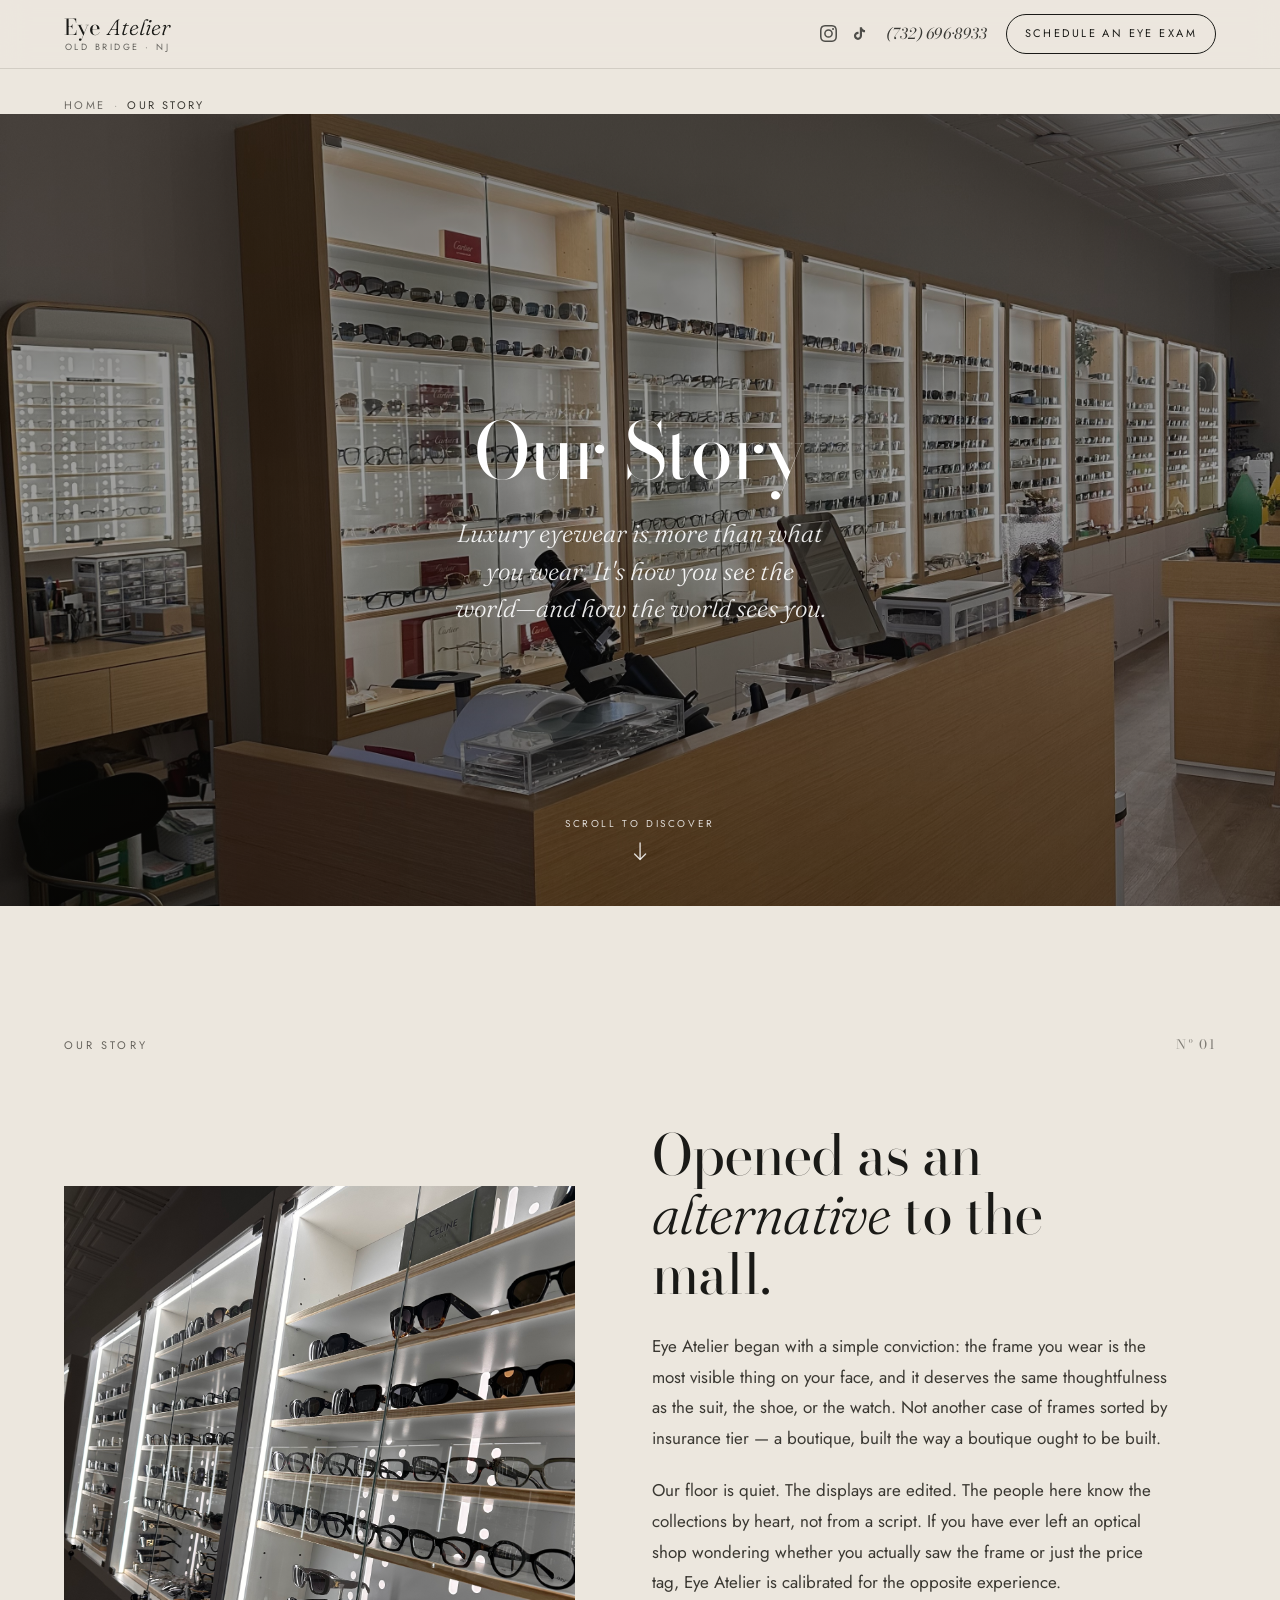
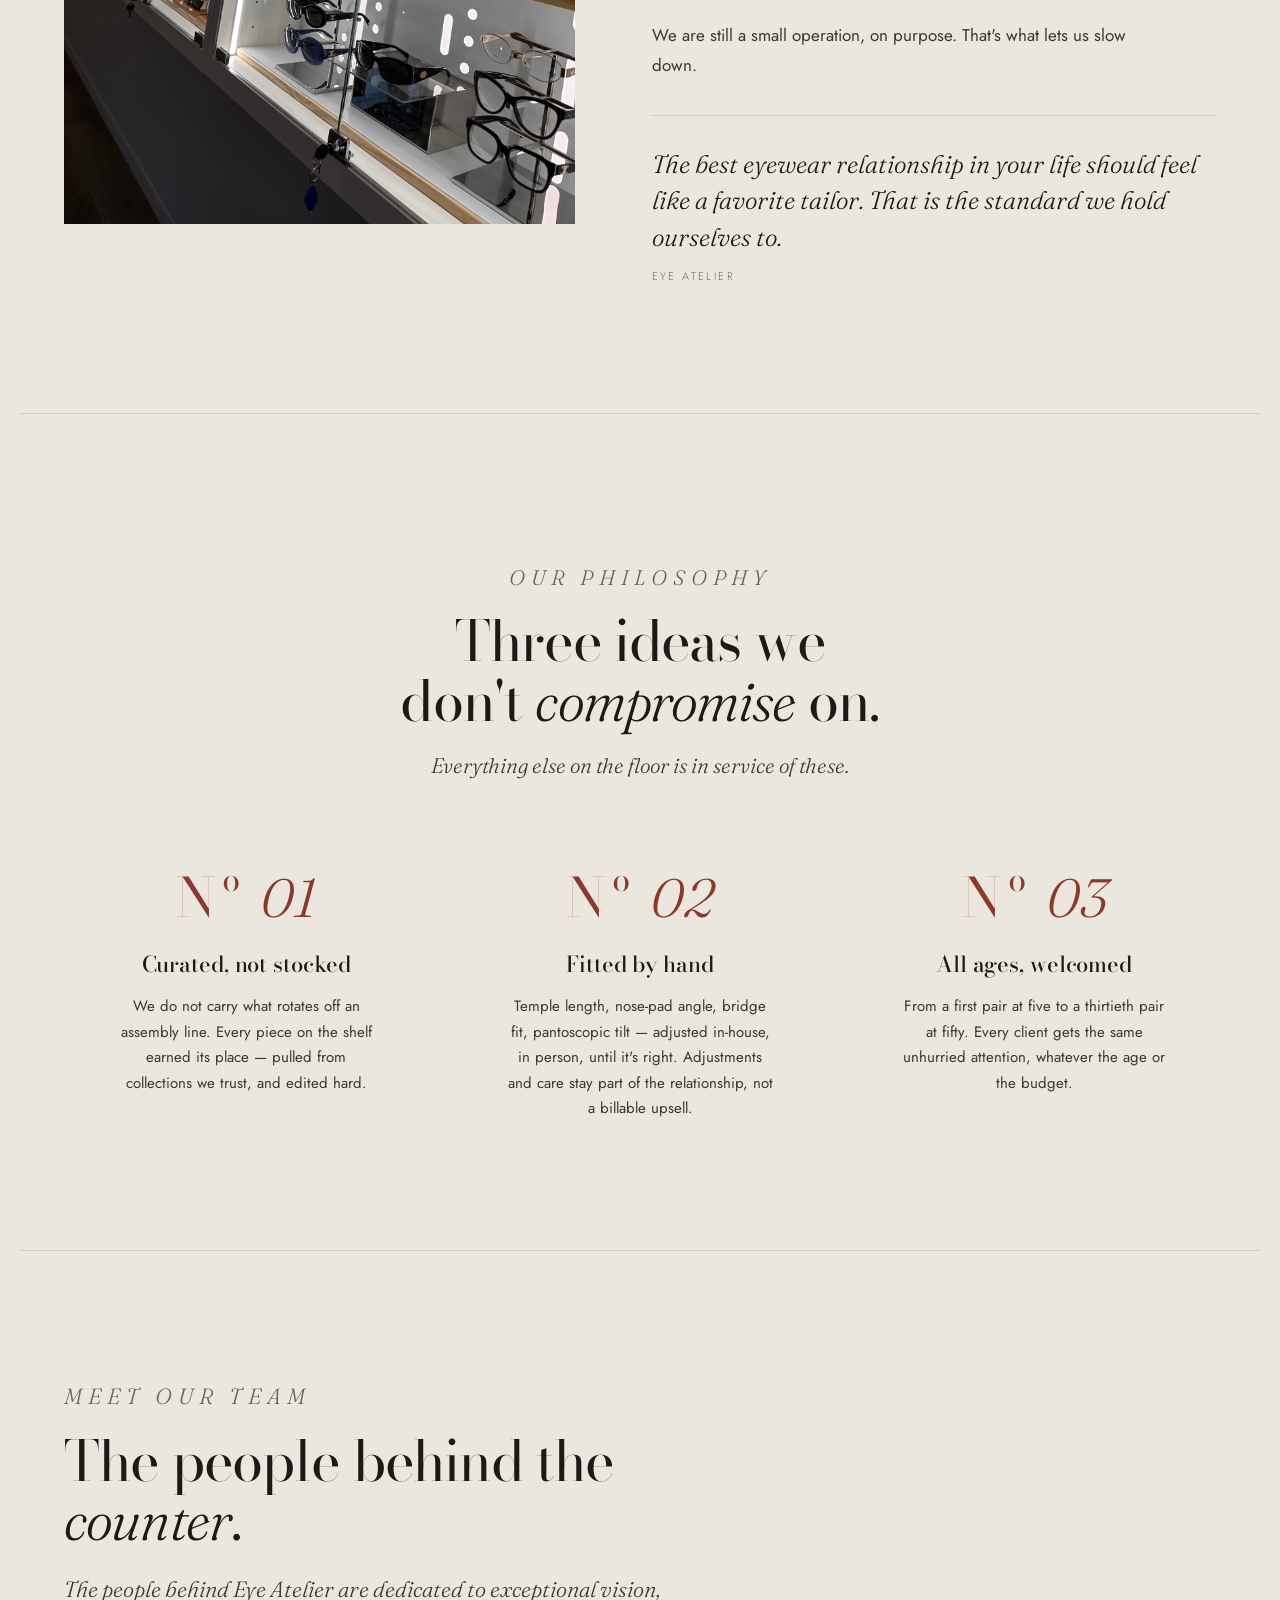
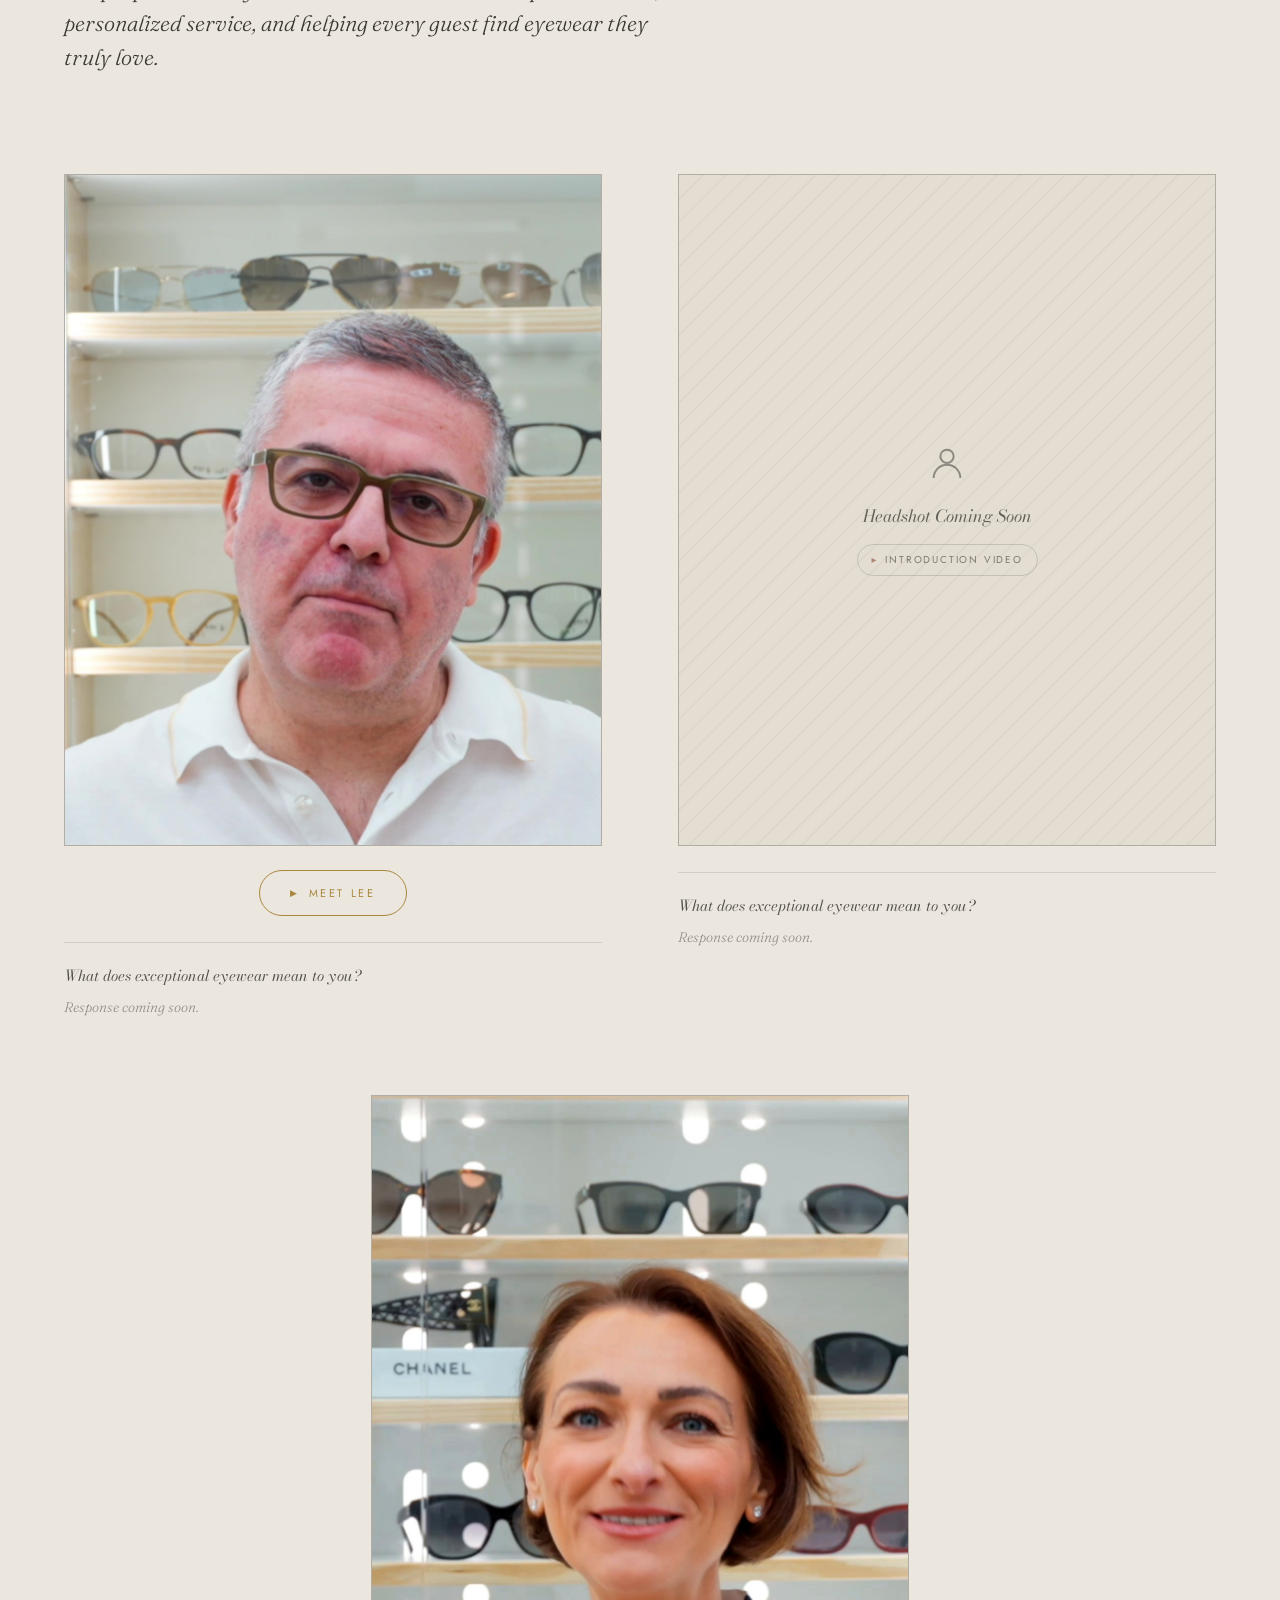
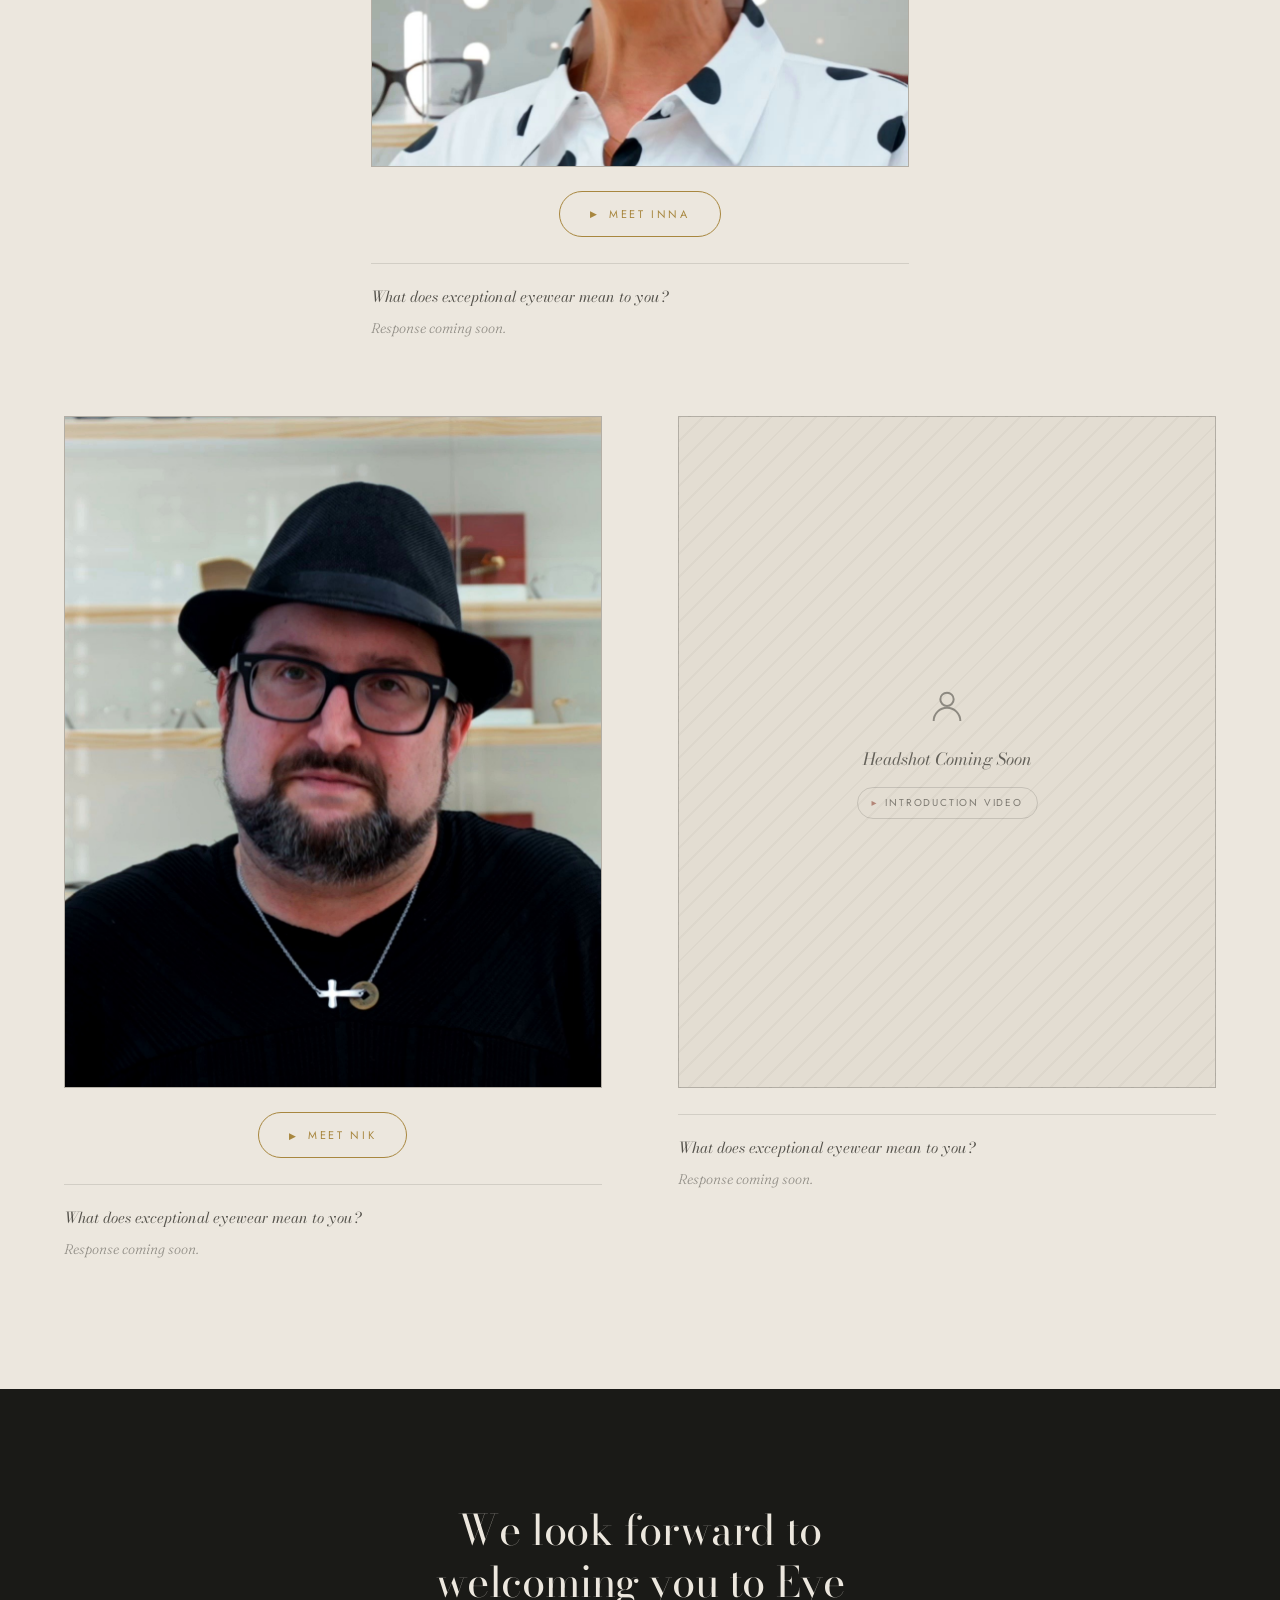
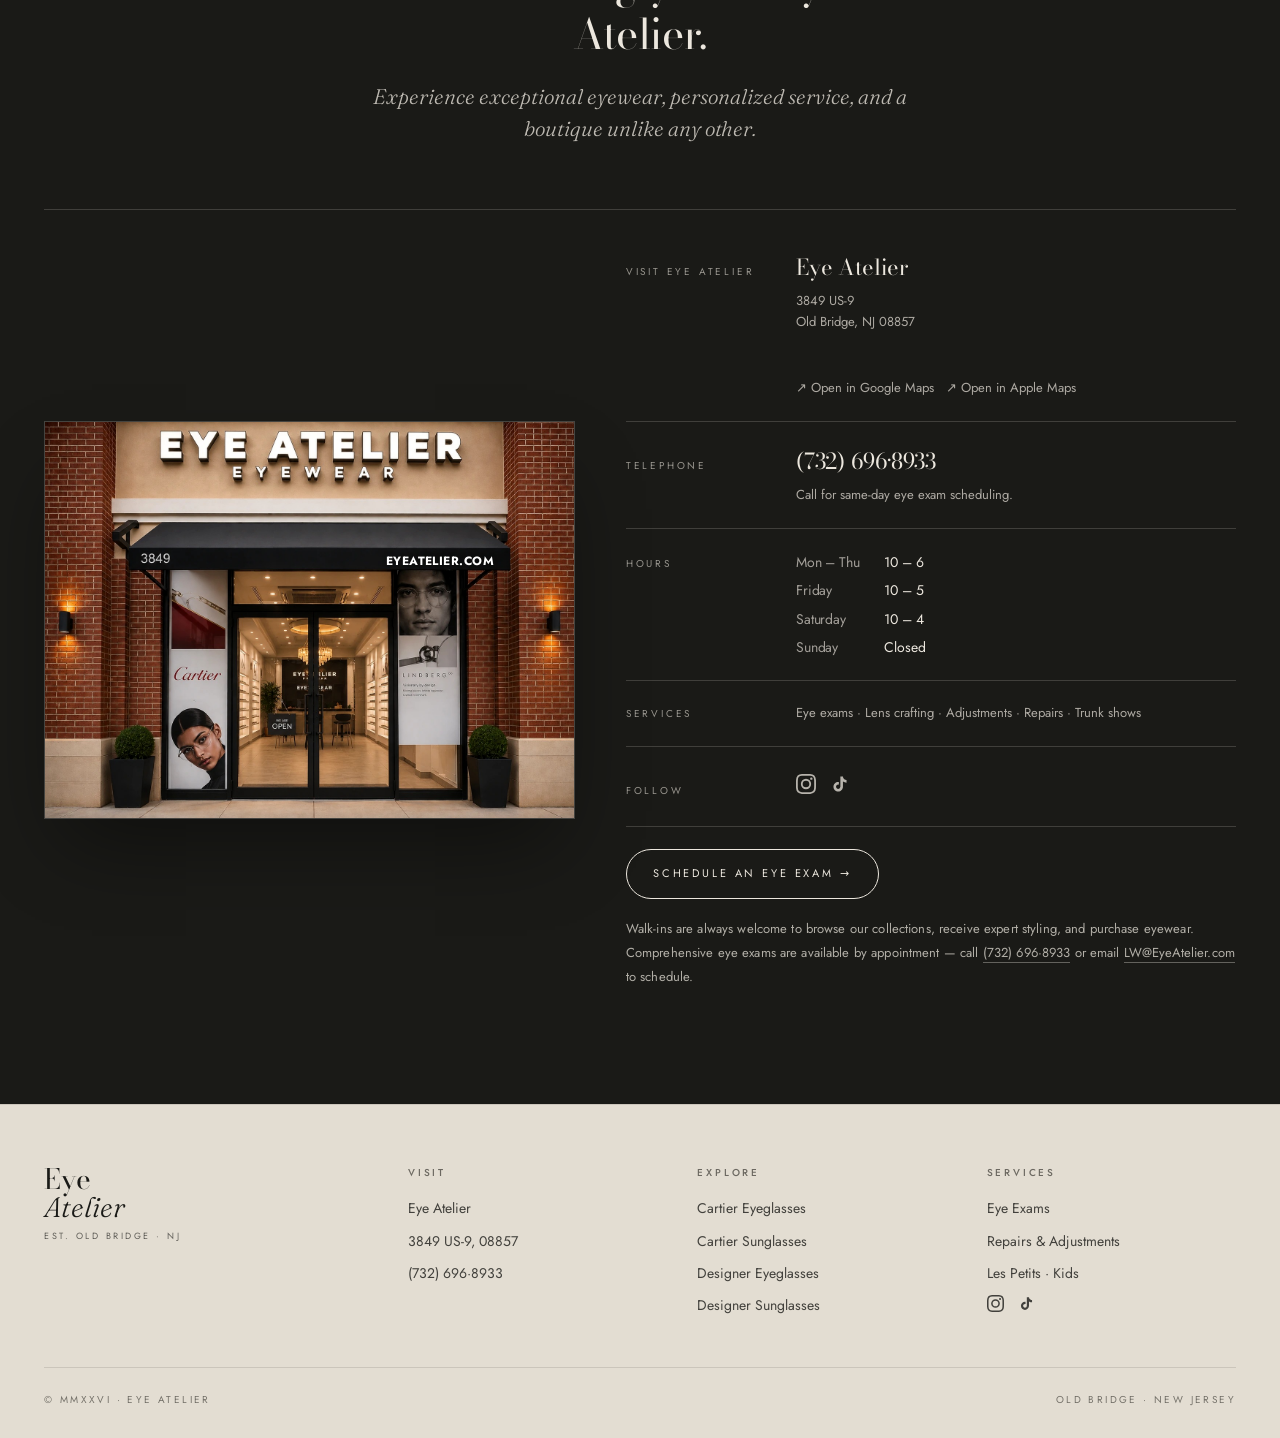
<file: about.html>
<!doctype html>
<html lang="en">
<head>
  <!-- Google tag (gtag.js) -->
  <script async src="https://www.googletagmanager.com/gtm.js?id=GTM-K2VDJRJS"></script>
  <script>
    window.dataLayer = window.dataLayer || [];
    function gtag(){dataLayer.push(arguments);}
    gtag('js', new Date());
  </script>
<meta charset="utf-8">
<meta name="viewport" content="width=device-width,initial-scale=1">
<title>Our Story | Eye Atelier — Luxury Optical Boutique in Old Bridge, NJ</title>
<meta name="description" content="Eye Atelier is a luxury optical boutique in Old Bridge, NJ. Discover our story, our philosophy on curation and fit, and the people behind the counter.">
<link rel="canonical" href="https://www.eyeatelier.com/about">

<meta property="og:type" content="website">
<meta property="og:site_name" content="Eye Atelier">
<meta property="og:title" content="Our Story | Eye Atelier">
<meta property="og:description" content="A small, deliberate boutique for designer eyewear — curation, craft, and a fitting that takes as long as it needs to.">
<meta property="og:url" content="https://www.eyeatelier.com/about">
<meta property="og:image" content="https://www.eyeatelier.com/showroom.jpg">
<meta name="twitter:card" content="summary_large_image">
<meta name="twitter:title" content="Our Story | Eye Atelier">
<meta name="twitter:description" content="A small, deliberate boutique for designer eyewear in Old Bridge, NJ.">
<meta name="twitter:image" content="https://www.eyeatelier.com/showroom.jpg">
<meta name="theme-color" content="#1a1a17">

<link rel="preconnect" href="https://fonts.googleapis.com">
<link rel="preconnect" href="https://fonts.gstatic.com" crossorigin>
<link href="https://fonts.googleapis.com/css2?family=Bodoni+Moda:ital,opsz,wght@0,6..96,400;0,6..96,500;0,6..96,700;0,6..96,900;1,6..96,400;1,6..96,700&family=Jost:wght@300;400;500;600&family=Fraunces:ital,opsz,wght@0,9..144,300;0,9..144,400;1,9..144,300&display=swap" rel="stylesheet">
<link rel="stylesheet" href="/landing.css">

<script type="application/ld+json">
{
  "@context": "https://schema.org",
  "@type": "BreadcrumbList",
  "itemListElement": [
    { "@type": "ListItem", "position": 1, "name": "Home", "item": "https://www.eyeatelier.com/" },
    { "@type": "ListItem", "position": 2, "name": "Our Story", "item": "https://www.eyeatelier.com/about" }
  ]
}
</script>

<style>
  /* ============ ABOUT — bespoke sections (extends landing.css tokens) ============ */

  /* CINEMATIC HERO */
  .cinematic-hero {
    position: relative;
    min-height: clamp(520px, 88vh, 920px);
    display: flex; align-items: center; justify-content: center;
    overflow: hidden;
    background: var(--forest);
  }
  .cinematic-hero-media { position: absolute; inset: 0; }
  .cinematic-hero-media img { width: 100%; height: 100%; object-fit: cover; display: block; }
  .cinematic-hero-media::after {
    content: '';
    position: absolute; inset: 0;
    background: linear-gradient(180deg, rgba(10,9,7,0.5) 0%, rgba(10,9,7,0.38) 45%, rgba(10,9,7,0.58) 100%);
  }
  .cinematic-hero-content {
    position: relative; z-index: 2;
    text-align: center;
    padding: 0 var(--pad);
    max-width: 46ch;
  }
  .cinematic-hero-content h1 {
    font-family: 'Bodoni Moda', serif;
    font-weight: 400;
    font-size: clamp(42px, 6.4vw, 78px);
    line-height: 1.04;
    letter-spacing: -0.015em;
    color: #fff;
    margin: 18px 0 24px;
  }
  .cinematic-hero-content p {
    font-family: 'Fraunces', serif;
    font-style: italic; font-weight: 300;
    font-size: clamp(18px, 2.1vw, 25px);
    line-height: 1.5;
    color: rgba(255,255,255,0.9);
  }
  .scroll-indicator {
    position: absolute; left: 50%; bottom: clamp(24px, 4vw, 44px); z-index: 2;
    transform: translateX(-50%);
    display: flex; flex-direction: column; align-items: center; gap: 10px;
    color: rgba(255,255,255,0.82);
  }
  .scroll-indicator span {
    font-size: 10px; letter-spacing: 0.26em; text-transform: uppercase;
  }
  .scroll-indicator svg { width: 14px; height: 20px; animation: scrollBob 2.2s ease-in-out infinite; }
  @keyframes scrollBob {
    0%, 100% { transform: translateY(0); opacity: 0.55; }
    50% { transform: translateY(6px); opacity: 1; }
  }
  @media (max-width: 640px) {
    .cinematic-hero { min-height: 78vh; }
  }

  /* SECTION SCAFFOLD */
  .about-section { max-width: var(--maxw); margin: 0 auto; padding: clamp(70px, 10vw, 140px) var(--pad); }
  .about-section + .about-section { border-top: 1px solid var(--rule); }
  .about-eyebrow-row {
    display: flex; align-items: baseline; justify-content: space-between; gap: 20px;
    margin-bottom: clamp(40px, 6vw, 70px);
  }
  .about-eyebrow-row .eyebrow { margin: 0; }
  .about-eyebrow-row .count { font-family: 'Bodoni Moda', serif; font-size: 13px; letter-spacing: 0.1em; color: var(--ink-soft); opacity: 0.6; }

  /* OUR STORY — asymmetric editorial */
  .story-grid { display: grid; grid-template-columns: 0.95fr 1.05fr; gap: clamp(40px, 6vw, 90px); align-items: center; }
  .story-media { position: relative; aspect-ratio: 4/5; overflow: hidden; background: var(--paper, #f4ede3); }
  .story-media img { width: 100%; height: 100%; object-fit: cover; display: block; }
  .story-copy h2 {
    font-family: 'Bodoni Moda', serif; font-weight: 400;
    font-size: clamp(34px, 4.4vw, 56px); line-height: 1.06; letter-spacing: -0.015em;
    max-width: 12ch; margin-bottom: 28px;
  }
  .story-copy h2 em { font-family: 'Fraunces', serif; font-style: italic; font-weight: 300; }
  .story-copy p { font-size: 17px; line-height: 1.8; color: var(--ink-soft); max-width: 52ch; margin-bottom: 22px; }
  .story-copy p:last-of-type { margin-bottom: 0; }
  .story-quote {
    margin-top: 34px;
    padding-top: 30px;
    border-top: 1px solid var(--rule);
    font-family: 'Fraunces', serif; font-style: italic; font-weight: 300;
    font-size: clamp(20px, 2.2vw, 25px); line-height: 1.45;
    color: var(--ink); max-width: 44ch;
  }
  .story-quote span { display: block; margin-top: 14px; font-family: 'Jost', sans-serif; font-style: normal; font-size: 11px; letter-spacing: 0.22em; text-transform: uppercase; color: var(--ink-soft); opacity: 0.7; }

  @media (max-width: 900px) {
    .story-grid { grid-template-columns: 1fr; }
    .story-media { max-width: 420px; margin: 0 auto; }
  }

  /* OUR PHILOSOPHY — three pillars */
  .philosophy-head { text-align: center; max-width: 50ch; margin: 0 auto clamp(50px, 7vw, 90px); }
  .philosophy-head h2 {
    font-family: 'Bodoni Moda', serif; font-weight: 400;
    font-size: clamp(34px, 4.4vw, 56px); line-height: 1.06; letter-spacing: -0.015em;
  }
  .philosophy-head h2 em { font-family: 'Fraunces', serif; font-style: italic; font-weight: 300; }
  .philosophy-head p { margin-top: 20px; font-family: 'Fraunces', serif; font-style: italic; font-weight: 300; font-size: clamp(17px, 1.9vw, 21px); color: var(--ink-soft); line-height: 1.5; }
  .philosophy-grid { display: grid; grid-template-columns: repeat(3, 1fr); gap: clamp(30px, 4vw, 20px); }
  .philosophy-item { padding: 0 clamp(0px, 3vw, 34px); text-align: center; }
  .philosophy-item .n {
    font-family: 'Bodoni Moda', serif; font-weight: 400; font-size: 54px; line-height: 1;
    color: var(--accent); margin-bottom: 22px;
  }
  .philosophy-item .n em { font-family: 'Fraunces', serif; font-style: italic; font-weight: 300; }
  .philosophy-item h3 { font-family: 'Bodoni Moda', serif; font-weight: 500; font-size: 22px; letter-spacing: -0.005em; margin-bottom: 12px; }
  .philosophy-item p { font-size: 15px; line-height: 1.7; color: var(--ink-soft); max-width: 30ch; margin: 0 auto; }
  @media (max-width: 780px) {
    .philosophy-grid { grid-template-columns: 1fr; gap: 44px; }
    .philosophy-item { border-top: 1px solid var(--rule); padding-top: 36px; }
    .philosophy-item:first-child { border-top: none; padding-top: 0; }
  }

  /* MEET OUR TEAM */
  .team-head { max-width: 62ch; margin-bottom: clamp(60px, 8vw, 100px); }
  .team-head h2 {
    font-family: 'Bodoni Moda', serif; font-weight: 400;
    font-size: clamp(34px, 4.4vw, 56px); line-height: 1.06; letter-spacing: -0.015em;
    margin-bottom: 22px;
  }
  .team-head h2 em { font-family: 'Fraunces', serif; font-style: italic; font-weight: 300; }
  .team-head p {
    font-family: 'Fraunces', serif; font-style: italic; font-weight: 300;
    font-size: clamp(18px, 2vw, 22px); line-height: 1.55; color: var(--ink-soft); max-width: 56ch;
  }
  .team-grid { display: grid; grid-template-columns: repeat(4, 1fr); gap: clamp(50px, 6vw, 90px); }
  /* Org chart placement: Row 1 Lee/David (founders), Row 2 Inna (manager, centered), Row 3 Nik/Anastasiia (team) */
  .team-card:nth-child(1) { grid-column: 1 / 3; grid-row: 1; }
  .team-card:nth-child(2) { grid-column: 3 / 5; grid-row: 1; }
  .team-card:nth-child(3) { grid-column: 2 / 4; grid-row: 2; }
  .team-card:nth-child(4) { grid-column: 1 / 3; grid-row: 3; }
  .team-card:nth-child(5) { grid-column: 3 / 5; grid-row: 3; }
  .team-card { display: flex; flex-direction: column; transition: transform 0.3s ease; }
  .team-card:hover { transform: translateY(-6px); }
  .team-photo {
    position: relative; aspect-ratio: 4/5; overflow: hidden;
    background: repeating-linear-gradient(135deg, rgba(26,26,23,0.03), rgba(26,26,23,0.03) 2px, transparent 2px, transparent 16px), var(--bg-deep);
    border: 1px solid var(--rule-strong);
    display: flex; align-items: center; justify-content: center;
    transition: box-shadow 0.3s ease;
  }
  .team-card:hover .team-photo { box-shadow: 0 20px 45px rgba(26,24,21,0.18); }
  .team-photo img, .team-photo video { width: 100%; height: 100%; object-fit: cover; display: block; transition: filter 0.3s ease; }
  .team-card:hover .team-photo img { filter: brightness(1.06); }
  .team-photo-placeholder { text-align: center; color: var(--ink-soft); padding: 20px; }
  .team-photo-placeholder svg { width: 40px; height: 40px; margin: 0 auto 20px; display: block; opacity: 0.5; }
  .team-photo-placeholder .tpp-label {
    display: block; font-family: 'Bodoni Moda', serif; font-style: italic; font-weight: 400;
    font-size: 17px; color: var(--ink-soft); opacity: 0.75; margin-bottom: 14px;
  }
  .team-photo-placeholder .tpp-video {
    display: inline-flex; align-items: center; gap: 7px;
    font-size: 10px; letter-spacing: 0.18em; text-transform: uppercase;
    color: var(--ink-soft); opacity: 0.6;
    border: 1px solid var(--rule-strong); border-radius: 999px;
    padding: 7px 14px;
  }
  .team-photo-placeholder .tpp-video::before { content: '▸'; color: var(--accent); opacity: 0.9; }
  @media (max-width: 780px) {
    .team-grid { grid-template-columns: 1fr; gap: 44px; max-width: 420px; margin: 0 auto; }
    .team-card:nth-child(1), .team-card:nth-child(2), .team-card:nth-child(3), .team-card:nth-child(4), .team-card:nth-child(5) {
      grid-column: 1; grid-row: auto;
    }
  }

  /* TEAM — member with a real photo/video (e.g. "Meet Lee") */
  .team-photo-portrait { background: var(--bg-deep); }
  .team-photo-portrait img { object-position: top center; }
  .team-video-cta {
    display: inline-flex; align-items: center; gap: 9px;
    align-self: center;
    margin-top: 24px;
    padding: 14px 30px;
    border: 1px solid #a8873f; border-radius: 999px;
    color: #a8873f; background: transparent;
    font-family: 'Jost', sans-serif; font-size: 11px; letter-spacing: 0.24em; text-transform: uppercase;
    cursor: pointer;
    transition: background 0.3s ease, color 0.3s ease, border-color 0.3s ease;
  }
  .team-video-cta .glyph { font-size: 9px; }
  .team-video-cta:hover { background: #a8873f; color: #fff; }
  .team-card:hover .team-video-cta:not(:hover) { background: rgba(168,135,63,0.1); border-color: #8f7434; color: #8f7434; }

  /* TEAM — quote area */
  .team-quote { margin-top: 26px; padding-top: 22px; border-top: 1px solid var(--rule); }
  .team-quote .q-heading {
    font-family: 'Bodoni Moda', serif; font-style: italic; font-weight: 400;
    font-size: 15px; line-height: 1.4; color: var(--ink-soft); opacity: 0.85;
    margin-bottom: 10px;
  }
  .team-quote .q-answer {
    font-family: 'Fraunces', serif; font-style: italic; font-weight: 300;
    font-size: 14px; line-height: 1.6; color: var(--ink-soft); opacity: 0.5;
  }

  /* VIDEO MODAL */
  .video-modal {
    position: fixed; inset: 0; z-index: 1000;
    display: none; align-items: center; justify-content: center;
    padding: clamp(20px, 5vw, 50px);
    background: rgba(10,9,7,0.72);
    backdrop-filter: blur(3px); -webkit-backdrop-filter: blur(3px);
  }
  .video-modal.is-open { display: flex; }
  .video-modal-panel {
    position: relative;
    max-height: 88vh; max-width: 92vw;
    line-height: 0;
  }
  .video-modal-media {
    background: #000;
    box-shadow: 0 30px 80px rgba(0,0,0,0.5);
    border-radius: 6px;
    overflow: hidden;
  }
  .video-modal-panel video { display: block; max-height: 88vh; max-width: 92vw; height: auto; width: auto; }
  .video-modal-close {
    position: absolute; top: -18px; right: -18px; z-index: 2;
    width: 40px; height: 40px; border-radius: 50%;
    background: var(--bg); border: 1px solid var(--rule);
    display: flex; align-items: center; justify-content: center;
    font-size: 20px; line-height: 1; color: var(--ink); cursor: pointer;
  }
  @media (max-width: 640px) { .video-modal-close { top: -44px; right: 0; background: transparent; border: none; color: #fff; font-size: 26px; } }

  /* CLOSING */
  .closing-section { text-align: center; }
  .closing-inner { max-width: 54ch; margin: 0 auto; }
  .closing-line {
    font-family: 'Bodoni Moda', serif; font-weight: 400;
    font-size: clamp(28px, 3.6vw, 42px); line-height: 1.24; letter-spacing: -0.01em;
    margin-bottom: 20px;
  }
  .closing-sub {
    font-family: 'Fraunces', serif; font-style: italic; font-weight: 300;
    font-size: clamp(17px, 1.9vw, 21px); line-height: 1.55;
    color: var(--ink-soft);
  }

  /* PAY A VISIT (matches homepage Visit section exactly) */
  .visit-wrap { background: var(--ink); color: var(--bg); padding: clamp(64px, 9vw, 120px) var(--pad); }
  .visit-outer { max-width: var(--maxw); margin: 0 auto; }
  .visit-wrap .closing-inner { margin-bottom: clamp(40px, 6vw, 64px); }
  .visit-wrap .closing-sub { color: rgba(236,231,222,0.78); }
  .visit-grid { display: grid; grid-template-columns: 1fr 1.15fr; gap: clamp(24px, 4vw, 60px); align-items: stretch; }
  .visit-map { aspect-ratio: 4/3; position: relative; overflow: hidden; border: 1px solid rgba(236,231,222,0.2); box-shadow: 0 40px 80px -20px rgba(0,0,0,0.45); align-self: center; }
  .visit-map img { width: 100%; height: 100%; object-fit: cover; filter: contrast(1.02); }
  .visit-map-url { position: absolute; top: 33%; right: 15%; font-family: 'Jost', sans-serif; font-weight: 700; font-size: 12px; letter-spacing: 0.04em; text-transform: uppercase; color: #fff; text-shadow: 0 1px 4px rgba(0,0,0,0.5); white-space: nowrap; }
  .visit-info { display: flex; flex-direction: column; gap: 0; text-align: left; }
  .info-row { padding: 22px 0; border-top: 1px solid rgba(236,231,222,0.18); display: grid; grid-template-columns: 150px 1fr; gap: 20px; align-items: baseline; }
  .info-row:first-child { border-top: none; padding-top: 0; }
  .info-row:last-of-type { border-bottom: 1px solid rgba(236,231,222,0.18); }
  .info-row .label { font-size: 10px; letter-spacing: 0.28em; text-transform: uppercase; color: rgba(236,231,222,0.6); }
  .info-row .val { font-family: 'Bodoni Moda', serif; font-weight: 400; font-size: 22px; letter-spacing: -0.005em; }
  .info-row .val a { color: inherit; text-decoration: none; }
  .info-row .val small { display: block; font-family: 'Jost', sans-serif; font-size: 13px; letter-spacing: 0; text-transform: none; color: rgba(236,231,222,0.7); margin-top: 6px; line-height: 1.6; }
  .info-row .social-icons svg { width: 20px; height: 20px; }
  .hours-grid { display: grid; grid-template-columns: auto 1fr; gap: 6px 24px; font-family: 'Jost', sans-serif; font-size: 14px; }
  .hours-grid .day { color: rgba(236,231,222,0.65); }
  .visit-cta { display: inline-flex; align-items: center; gap: 10px; padding: 15px 26px; border: 1px solid var(--bg); border-radius: 999px; font-size: 11px; letter-spacing: 0.26em; text-transform: uppercase; transition: all 0.2s; margin-top: 22px; align-self: flex-start; }
  .visit-cta:hover { background: var(--bg); color: var(--ink); }
  .visit-note { margin-top: 18px; font-family: 'Jost', sans-serif; font-size: 13px; line-height: 1.85; letter-spacing: 0.01em; color: rgba(236,231,222,0.72); }
  .visit-note a { color: inherit; border-bottom: 1px solid rgba(236,231,222,0.35); }
  .visit-note a:hover { color: var(--bg); }
  @media (max-width: 960px) {
    .visit-grid { grid-template-columns: 1fr; gap: 24px; }
    .visit-map { aspect-ratio: 5/4; order: 2; }
    .info-row { grid-template-columns: 1fr; gap: 4px; padding: 16px 0; }
    .info-row .label { font-size: 9px; }
    .info-row .val { font-size: 18px; }
  }

/* EYE EXAM MODAL (shared, site-wide) */
.exam-modal-overlay { position: fixed; inset: 0; z-index: 1200; background: rgba(26,26,23,0.72); display: flex; align-items: center; justify-content: center; padding: 24px; }
.exam-modal-overlay[hidden] { display: none; }
.exam-modal { position: relative; background: var(--bg); color: var(--ink); max-width: 440px; width: 100%; padding: 44px 36px 32px; border-radius: 4px; box-shadow: 0 40px 100px -20px rgba(0,0,0,0.5); text-align: left; }
.exam-modal-close { position: absolute; top: 16px; right: 16px; width: 36px; height: 36px; display: flex; align-items: center; justify-content: center; background: transparent; border: 1px solid rgba(26,26,23,0.2); border-radius: 50%; font-size: 20px; line-height: 1; color: var(--ink); cursor: pointer; transition: all .2s; padding: 0; }
.exam-modal-close:hover { background: var(--ink); color: var(--bg); border-color: var(--ink); }
.exam-modal h2 { font-family: 'Bodoni Moda', serif; font-weight: 400; font-size: clamp(26px, 3.4vw, 34px); letter-spacing: -0.01em; margin: 0 0 14px; }
.exam-modal-text { font-family: 'Fraunces', serif; font-style: italic; font-weight: 300; font-size: 16px; line-height: 1.6; opacity: 0.85; margin: 0 0 28px; }
.exam-modal-actions { display: flex; flex-direction: column; gap: 12px; margin-bottom: 26px; }
.exam-modal-btn { display: flex; align-items: center; justify-content: center; gap: 10px; padding: 15px 22px; border-radius: 999px; border: 1px solid var(--ink); font-family: 'Jost', sans-serif; font-size: 11px; letter-spacing: 0.24em; text-transform: uppercase; transition: all .2s; text-decoration: none; color: var(--ink); }
.exam-modal-btn.primary { background: var(--ink); color: var(--bg); }
.exam-modal-btn.primary:hover { background: transparent; color: var(--ink); }
.exam-modal-btn:not(.primary):hover { background: var(--ink); color: var(--bg); }
.exam-modal-note { font-family: 'Jost', sans-serif; font-size: 12.5px; line-height: 1.7; color: var(--ink); opacity: 0.65; margin: 0; padding-top: 20px; border-top: 1px solid rgba(26,26,23,0.14); }
.exam-modal-secondary { display: none; }
@media (min-width: 721px) {
  .exam-modal-secondary { display: block; margin: 0 0 22px; font-family: 'Jost', sans-serif; font-size: 12.5px; line-height: 1.65; color: var(--ink); opacity: 0.72; }
  .exam-modal-secondary a { color: inherit; text-decoration: underline; text-underline-offset: 2px; text-decoration-color: rgba(26,26,23,0.4); }
  .exam-modal-secondary a:hover { text-decoration-color: currentColor; }
}
@media (max-width: 480px) {
  .exam-modal { padding: 36px 24px 26px; }
}
</style>
</head>
<body>

<header class="site-header">
  <nav class="site-nav" aria-label="Primary">
    <a href="/" class="wordmark"><span>Eye <em>Atelier</em></span><small>Old Bridge · NJ</small></a>
    <div class="nav-right">
      <span class="social-icons"><a href="https://www.instagram.com/eyeateliereyewear" target="_blank" rel="noopener noreferrer" aria-label="Eye Atelier on Instagram"><svg viewBox="0 0 24 24" fill="currentColor"><path d="M12 2.163c3.204 0 3.584.012 4.85.07 3.252.148 4.771 1.691 4.919 4.919.058 1.265.069 1.645.069 4.849 0 3.205-.012 3.584-.069 4.849-.149 3.225-1.664 4.771-4.919 4.919-1.266.058-1.644.07-4.85.07-3.204 0-3.584-.012-4.849-.07-3.26-.149-4.771-1.699-4.919-4.92-.058-1.265-.07-1.644-.07-4.849 0-3.204.013-3.583.07-4.849.149-3.227 1.664-4.771 4.919-4.919 1.266-.057 1.645-.069 4.849-.069zM12 0C8.741 0 8.332.014 7.052.072 2.695.272.273 2.69.073 7.052.014 8.332 0 8.741 0 12c0 3.259.014 3.668.072 4.948.2 4.358 2.618 6.78 6.98 6.98C8.332 23.986 8.741 24 12 24c3.259 0 3.668-.014 4.948-.072 4.354-.2 6.782-2.618 6.979-6.98.059-1.28.073-1.689.073-4.948 0-3.259-.014-3.667-.072-4.947-.196-4.354-2.617-6.78-6.979-6.98C15.668.014 15.259 0 12 0zm0 5.838a6.162 6.162 0 100 12.324 6.162 6.162 0 000-12.324zM12 16a4 4 0 110-8 4 4 0 010 8zm6.406-11.845a1.44 1.44 0 100 2.881 1.44 1.44 0 000-2.881z"/></svg></a><a href="https://www.tiktok.com/@eye.atelier.eyewe" target="_blank" rel="noopener noreferrer" aria-label="Eye Atelier on TikTok"><svg viewBox="0 0 24 24" fill="currentColor"><path d="M16.6 5.82s.51.5 0 0A4.278 4.278 0 0 1 15.54 3h-3.09v12.4a2.592 2.592 0 0 1-2.59 2.5c-1.42 0-2.6-1.16-2.6-2.6 0-1.72 1.66-3.01 3.37-2.48V9.66c-3.45-.46-6.47 2.22-6.47 5.64 0 3.33 2.76 5.7 5.69 5.7 3.14 0 5.69-2.55 5.69-5.7V9.01a7.35 7.35 0 0 0 4.3 1.38V7.3s-1.88.09-3.24-1.48z"/></svg></a></span>
      <a href="tel:+17326968933" class="nav-phone">(732) 696·8933</a>
      <a href="tel:+17326968933" class="nav-cta js-exam-cta">Schedule an Eye Exam</a>
    </div>
  </nav>
</header>

<nav class="breadcrumb" aria-label="Breadcrumb">
  <a href="/">Home</a><span class="sep">·</span>Our Story
</nav>

<!-- CINEMATIC HERO -->
<section class="cinematic-hero">
  <div class="cinematic-hero-media">
    <img src="store-counter.jpeg" alt="Eye Atelier luxury optical boutique interior in Old Bridge, NJ" loading="eager">
  </div>
  <div class="cinematic-hero-content">
    <h1>Our Story</h1>
    <p>Luxury eyewear is more than what you wear. It's how you see the world—and how the world sees you.</p>
  </div>
  <a href="#story" class="scroll-indicator" aria-label="Scroll to discover">
    <span>Scroll to Discover</span>
    <svg viewBox="0 0 14 20" fill="none" stroke="currentColor" stroke-width="1.4" stroke-linecap="round" stroke-linejoin="round"><path d="M7 1v16"></path><path d="M1.5 12 7 17.5 12.5 12"></path></svg>
  </a>
</section>

<!-- OUR STORY -->
<section class="about-section" id="story">
  <div class="about-eyebrow-row">
    <p class="eyebrow">Our Story</p>
    <p class="count">Nº 01</p>
  </div>
  <div class="story-grid">
    <div class="story-media">
      <img src="showroom.jpg" alt="Eye Atelier showroom — white-oak displays and considered lighting in Old Bridge, NJ" loading="lazy">
    </div>
    <div class="story-copy">
      <h2>Opened as an <em>alternative</em> to the mall.</h2>
      <p>Eye Atelier began with a simple conviction: the frame you wear is the most visible thing on your face, and it deserves the same thoughtfulness as the suit, the shoe, or the watch. Not another case of frames sorted by insurance tier — a boutique, built the way a boutique ought to be built.</p>
      <p>Our floor is quiet. The displays are edited. The people here know the collections by heart, not from a script. If you have ever left an optical shop wondering whether you actually saw the frame or just the price tag, Eye Atelier is calibrated for the opposite experience.</p>
      <p>We are still a small operation, on purpose. That's what lets us slow down.</p>
      <div class="story-quote">
        The best eyewear relationship in your life should feel like a favorite tailor. That is the standard we hold ourselves to.
        <span>Eye Atelier</span>
      </div>
    </div>
  </div>
</section>

<!-- OUR PHILOSOPHY -->
<section class="about-section" id="philosophy">
  <div class="philosophy-head">
    <p class="eyebrow">Our Philosophy</p>
    <h2>Three ideas we don't <em>compromise</em> on.</h2>
    <p>Everything else on the floor is in service of these.</p>
  </div>
  <div class="philosophy-grid">
    <div class="philosophy-item">
      <div class="n">Nº <em>01</em></div>
      <h3>Curated, not stocked</h3>
      <p>We do not carry what rotates off an assembly line. Every piece on the shelf earned its place — pulled from collections we trust, and edited hard.</p>
    </div>
    <div class="philosophy-item">
      <div class="n">Nº <em>02</em></div>
      <h3>Fitted by hand</h3>
      <p>Temple length, nose-pad angle, bridge fit, pantoscopic tilt — adjusted in-house, in person, until it's right. Adjustments and care stay part of the relationship, not a billable upsell.</p>
    </div>
    <div class="philosophy-item">
      <div class="n">Nº <em>03</em></div>
      <h3>All ages, welcomed</h3>
      <p>From a first pair at five to a thirtieth pair at fifty. Every client gets the same unhurried attention, whatever the age or the budget.</p>
    </div>
  </div>
</section>

<!-- MEET OUR TEAM
     EDIT HERE — each .team-card is a placeholder until real headshots and
     introduction videos are supplied. Swap the .team-photo-placeholder block
     for an <img> or <video> (autoplay muted loop playsinline, same pattern
     as the home page promo video). Names and bios intentionally not added
     yet — add a name/role/bio block beneath .team-photo once real people
     are ready to be introduced.
======================================================================== -->
<section class="about-section" id="team">
  <div class="team-head">
    <p class="eyebrow">Meet Our Team</p>
    <h2>The people behind the <em>counter</em>.</h2>
    <p>The people behind Eye Atelier are dedicated to exceptional vision, personalized service, and helping every guest find eyewear they truly love.</p>
  </div>
  <div class="team-grid">

    <div class="team-card">
      <div class="team-photo team-photo-portrait">
        <img src="lee-weissman-poster.jpg" alt="Lee Weissman, Eye Atelier">
      </div>
      <button type="button" class="team-video-cta" data-video="lee-weissman-intro.mp4" data-poster="lee-weissman-poster.jpg" aria-label="Meet Lee — play introduction video">
        <span class="glyph">▶</span> Meet Lee
      </button>
      <div class="team-quote">
        <p class="q-heading">What does exceptional eyewear mean to you?</p>
        <p class="q-answer">Response coming soon.</p>
      </div>
    </div>

    <div class="team-card">
      <div class="team-photo">
        <div class="team-photo-placeholder">
          <svg viewBox="0 0 24 24" fill="none" stroke="currentColor" stroke-width="1.2"><circle cx="12" cy="8" r="4"></circle><path d="M4 21c0-4.4 3.6-8 8-8s8 3.6 8 8"></path></svg>
          <span class="tpp-label">Headshot Coming Soon</span>
          <span class="tpp-video">Introduction Video</span>
        </div>
      </div>
      <div class="team-quote">
        <p class="q-heading">What does exceptional eyewear mean to you?</p>
        <p class="q-answer">Response coming soon.</p>
      </div>
    </div>

    <div class="team-card">
      <div class="team-photo team-photo-portrait">
        <img src="inna-verkhovsky-poster.jpg" alt="Inna Verkhovsky, Eye Atelier">
      </div>
      <button type="button" class="team-video-cta" data-video="inna-verkhovsky-intro.mp4" data-poster="inna-verkhovsky-poster.jpg" aria-label="Meet Inna — play introduction video">
        <span class="glyph">▶</span> Meet Inna
      </button>
      <div class="team-quote">
        <p class="q-heading">What does exceptional eyewear mean to you?</p>
        <p class="q-answer">Response coming soon.</p>
      </div>
    </div>

    <div class="team-card">
      <div class="team-photo team-photo-portrait">
        <img src="nik-poster.jpg" alt="Nik, Eye Atelier">
      </div>
      <button type="button" class="team-video-cta" data-video="nik-intro.mp4" data-poster="nik-poster.jpg" aria-label="Meet Nik — play introduction video">
        <span class="glyph">▶</span> Meet Nik
      </button>
      <div class="team-quote">
        <p class="q-heading">What does exceptional eyewear mean to you?</p>
        <p class="q-answer">Response coming soon.</p>
      </div>
    </div>

    <div class="team-card">
      <div class="team-photo">
        <div class="team-photo-placeholder">
          <svg viewBox="0 0 24 24" fill="none" stroke="currentColor" stroke-width="1.2"><circle cx="12" cy="8" r="4"></circle><path d="M4 21c0-4.4 3.6-8 8-8s8 3.6 8 8"></path></svg>
          <span class="tpp-label">Headshot Coming Soon</span>
          <span class="tpp-video">Introduction Video</span>
        </div>
      </div>
      <div class="team-quote">
        <p class="q-heading">What does exceptional eyewear mean to you?</p>
        <p class="q-answer">Response coming soon.</p>
      </div>
    </div>

  </div>
</section>

<section class="visit-wrap closing-section" aria-labelledby="closing-heading">
  <div class="visit-outer">
    <div class="closing-inner">
      <p class="closing-line" id="closing-heading">We look forward to welcoming you to Eye Atelier.</p>
      <p class="closing-sub">Experience exceptional eyewear, personalized service, and a boutique unlike any other.</p>
    </div>
    <div class="visit-grid">
      <div class="visit-map">
        <img src="storefront-exterior.jpg" alt="The Eye Atelier storefront, 3849 US-9, Old Bridge, NJ">
        <span class="visit-map-url">eyeatelier.com</span>
      </div>
      <div class="visit-info">
        <div class="info-row">
          <div class="label">Visit Eye Atelier</div>
          <div class="val">Eye Atelier<br><small>3849 US-9<br>Old Bridge, NJ 08857</small><br><small style="margin-top:10px;"><a href="https://www.google.com/maps/search/?api=1&query=Eye+Atelier+Eyewear%2C+3849+US-9%2C+Old+Bridge%2C+NJ+08857" target="_blank" rel="noopener">↗ Open in Google Maps</a>&nbsp;&nbsp;&nbsp;<a href="https://maps.apple.com/?q=Eye+Atelier+Eyewear&address=3849+US-9%2C+Old+Bridge%2C+NJ+08857" target="_blank" rel="noopener">↗ Open in Apple Maps</a></small></div>
        </div>
        <div class="info-row">
          <div class="label">Telephone</div>
          <div class="val"><a href="tel:+17326968933">(732) 696&middot;8933</a><br><small>Call for same-day eye exam scheduling.</small></div>
        </div>
        <div class="info-row">
          <div class="label">Hours</div>
          <div class="val" style="font-size:15px;">
            <div class="hours-grid">
              <span class="day">Mon – Thu</span><span>10 – 6</span>
              <span class="day">Friday</span><span>10 – 5</span>
              <span class="day">Saturday</span><span>10 – 4</span>
              <span class="day">Sunday</span><span>Closed</span>
            </div>
          </div>
        </div>
        <div class="info-row">
          <div class="label">Services</div>
          <div class="val" style="font-size:15px;"><small style="margin-top:0;">Eye exams &middot; Lens crafting &middot; Adjustments &middot; Repairs &middot; Trunk shows</small></div>
        </div>
        <div class="info-row">
          <div class="label">Follow</div>
          <div class="val">
            <span class="social-icons">
              <a href="https://www.instagram.com/eyeateliereyewear" target="_blank" rel="noopener noreferrer" aria-label="Eye Atelier on Instagram"><svg viewBox="0 0 24 24" fill="currentColor"><path d="M12 2.163c3.204 0 3.584.012 4.85.07 3.252.148 4.771 1.691 4.919 4.919.058 1.265.069 1.645.069 4.849 0 3.205-.012 3.584-.069 4.849-.149 3.225-1.664 4.771-4.919 4.919-1.266.058-1.644.07-4.85.07-3.204 0-3.584-.012-4.849-.07-3.26-.149-4.771-1.699-4.919-4.92-.058-1.265-.07-1.644-.07-4.849 0-3.204.013-3.583.07-4.849.149-3.227 1.664-4.771 4.919-4.919 1.266-.057 1.645-.069 4.849-.069zM12 0C8.741 0 8.332.014 7.052.072 2.695.272.273 2.69.073 7.052.014 8.332 0 8.741 0 12c0 3.259.014 3.668.072 4.948.2 4.358 2.618 6.78 6.98 6.98C8.332 23.986 8.741 24 12 24c3.259 0 3.668-.014 4.948-.072 4.354-.2 6.782-2.618 6.979-6.98.059-1.28.073-1.689.073-4.948 0-3.259-.014-3.667-.072-4.947-.196-4.354-2.617-6.78-6.979-6.98C15.668.014 15.259 0 12 0zm0 5.838a6.162 6.162 0 100 12.324 6.162 6.162 0 000-12.324zM12 16a4 4 0 110-8 4 4 0 010 8zm6.406-11.845a1.44 1.44 0 100 2.881 1.44 1.44 0 000-2.881z"/></svg></a>
              <a href="https://www.tiktok.com/@eye.atelier.eyewe" target="_blank" rel="noopener noreferrer" aria-label="Eye Atelier on TikTok"><svg viewBox="0 0 24 24" fill="currentColor"><path d="M16.6 5.82s.51.5 0 0A4.278 4.278 0 0 1 15.54 3h-3.09v12.4a2.592 2.592 0 0 1-2.59 2.5c-1.42 0-2.6-1.16-2.6-2.6 0-1.72 1.66-3.01 3.37-2.48V9.66c-3.45-.46-6.47 2.22-6.47 5.64 0 3.33 2.76 5.7 5.69 5.7 3.14 0 5.69-2.55 5.69-5.7V9.01a7.35 7.35 0 0 0 4.3 1.38V7.3s-1.88.09-3.24-1.48z"/></svg></a>
            </span>
          </div>
        </div>
        <a class="visit-cta js-exam-cta" href="tel:+17326968933">Schedule an Eye Exam →</a>
        <p class="visit-note">Walk-ins are always welcome to browse our collections, receive expert styling, and purchase eyewear. Comprehensive eye exams are available by appointment — call <a href="tel:+17326968933">(732) 696&middot;8933</a> or email <a href="mailto:LW@EyeAtelier.com">LW@EyeAtelier.com</a> to schedule.</p>
      </div>
    </div>
  </div>
</section>

<footer class="site-footer">
  <div class="foot-inner">
    <div><div class="foot-mark">Eye <em>Atelier</em><small>Est. Old Bridge · NJ</small></div></div>
    <div class="foot-col">
      <h5>Visit</h5>
      <a href="https://www.google.com/maps/search/?api=1&query=Eye+Atelier+Eyewear%2C+3849+US-9%2C+Old+Bridge%2C+NJ+08857" target="_blank" rel="noopener">Eye Atelier</a>
      <a href="https://www.google.com/maps/search/?api=1&query=Eye+Atelier+Eyewear%2C+3849+US-9%2C+Old+Bridge%2C+NJ+08857" target="_blank" rel="noopener">3849 US-9, 08857</a>
      <a href="tel:+17326968933">(732) 696·8933</a>
    </div>
    <div class="foot-col">
      <h5>Explore</h5>
      <a href="/cartier-eyeglasses-old-bridge-nj">Cartier Eyeglasses</a>
      <a href="/cartier-sunglasses-old-bridge-nj">Cartier Sunglasses</a>
      <a href="/designer-eyeglasses-old-bridge-nj">Designer Eyeglasses</a>
      <a href="/designer-sunglasses-old-bridge-nj">Designer Sunglasses</a>
    </div>
    <div class="foot-col">
      <h5>Services</h5>
      <a href="/eye-exams-old-bridge-nj">Eye Exams</a>
      <a href="/eyeglass-repairs-adjustments-old-bridge-nj">Repairs &amp; Adjustments</a>
      <a href="/kids-glasses-old-bridge-nj">Les Petits · Kids</a>
      <span class="social-icons"><a href="https://www.instagram.com/eyeateliereyewear" target="_blank" rel="noopener noreferrer" aria-label="Eye Atelier on Instagram"><svg viewBox="0 0 24 24" fill="currentColor"><path d="M12 2.163c3.204 0 3.584.012 4.85.07 3.252.148 4.771 1.691 4.919 4.919.058 1.265.069 1.645.069 4.849 0 3.205-.012 3.584-.069 4.849-.149 3.225-1.664 4.771-4.919 4.919-1.266.058-1.644.07-4.85.07-3.204 0-3.584-.012-4.849-.07-3.26-.149-4.771-1.699-4.919-4.92-.058-1.265-.07-1.644-.07-4.849 0-3.204.013-3.583.07-4.849.149-3.227 1.664-4.771 4.919-4.919 1.266-.057 1.645-.069 4.849-.069zM12 0C8.741 0 8.332.014 7.052.072 2.695.272.273 2.69.073 7.052.014 8.332 0 8.741 0 12c0 3.259.014 3.668.072 4.948.2 4.358 2.618 6.78 6.98 6.98C8.332 23.986 8.741 24 12 24c3.259 0 3.668-.014 4.948-.072 4.354-.2 6.782-2.618 6.979-6.98.059-1.28.073-1.689.073-4.948 0-3.259-.014-3.667-.072-4.947-.196-4.354-2.617-6.78-6.979-6.98C15.668.014 15.259 0 12 0zm0 5.838a6.162 6.162 0 100 12.324 6.162 6.162 0 000-12.324zM12 16a4 4 0 110-8 4 4 0 010 8zm6.406-11.845a1.44 1.44 0 100 2.881 1.44 1.44 0 000-2.881z"/></svg></a><a href="https://www.tiktok.com/@eye.atelier.eyewe" target="_blank" rel="noopener noreferrer" aria-label="Eye Atelier on TikTok"><svg viewBox="0 0 24 24" fill="currentColor"><path d="M16.6 5.82s.51.5 0 0A4.278 4.278 0 0 1 15.54 3h-3.09v12.4a2.592 2.592 0 0 1-2.59 2.5c-1.42 0-2.6-1.16-2.6-2.6 0-1.72 1.66-3.01 3.37-2.48V9.66c-3.45-.46-6.47 2.22-6.47 5.64 0 3.33 2.76 5.7 5.69 5.7 3.14 0 5.69-2.55 5.69-5.7V9.01a7.35 7.35 0 0 0 4.3 1.38V7.3s-1.88.09-3.24-1.48z"/></svg></a></span>
    </div>
  </div>
  <div class="foot-bottom">
    <span>© MMXXVI · Eye Atelier</span>
    <span>Old Bridge · New Jersey</span>
  </div>
</footer>

<div class="mobile-sticky" aria-hidden="true">
  <a href="tel:+17326968933" class="ms-call">Call</a>
  <a href="tel:+17326968933" class="ms-book js-exam-cta">Schedule an Eye Exam</a>
</div>

<div class="video-modal" id="videoModal" role="dialog" aria-modal="true" aria-hidden="true">
  <div class="video-modal-panel">
    <button type="button" class="video-modal-close" id="videoModalClose" aria-label="Close">&times;</button>
    <div class="video-modal-media">
      <video id="videoModalPlayer" controls playsinline preload="metadata"></video>
    </div>
  </div>
</div>

<script>
  var videoModal = document.getElementById('videoModal');
  var videoModalPlayer = document.getElementById('videoModalPlayer');
  var openVideoModal = function (src, poster) {
    if (poster) videoModalPlayer.setAttribute('poster', poster);
    videoModalPlayer.setAttribute('src', src);
    videoModal.classList.add('is-open');
    videoModal.setAttribute('aria-hidden', 'false');
    document.body.style.overflow = 'hidden';
  };
  var closeVideoModal = function () {
    videoModalPlayer.pause();
    videoModalPlayer.removeAttribute('src');
    videoModalPlayer.removeAttribute('poster');
    videoModalPlayer.load();
    videoModal.classList.remove('is-open');
    videoModal.setAttribute('aria-hidden', 'true');
    document.body.style.overflow = '';
  };
  document.querySelectorAll('[data-video]').forEach(function (btn) {
    btn.addEventListener('click', function () {
      openVideoModal(btn.getAttribute('data-video'), btn.getAttribute('data-poster'));
    });
  });
  document.getElementById('videoModalClose').addEventListener('click', closeVideoModal);
  videoModal.addEventListener('click', function (e) {
    if (e.target === videoModal) closeVideoModal();
  });
  document.addEventListener('keydown', function (e) {
    if (e.key === 'Escape') closeVideoModal();
  });
</script>

<div class="exam-modal-overlay" id="examModalOverlay" hidden>
  <div class="exam-modal" role="dialog" aria-modal="true" aria-labelledby="examModalTitle">
    <button type="button" class="exam-modal-close" id="examModalClose" aria-label="Close">&times;</button>
    <h2 id="examModalTitle">Schedule an Eye Exam</h2>
    <p class="exam-modal-text">Choose the easiest way to schedule your comprehensive eye exam with our optometrist.</p>
    <div class="exam-modal-actions">
      <a class="exam-modal-btn primary" href="tel:+17326968933">Call (732) 696&middot;8933</a>
      <a class="exam-modal-btn" href="mailto:LW@EyeAtelier.com">Email LW@EyeAtelier.com</a>
    </div>
    <p class="exam-modal-secondary">Prefer to use another device? Call <a href="tel:+17326968933">(732) 696&middot;8933</a> or email <a href="mailto:LW@EyeAtelier.com">LW@EyeAtelier.com</a>.</p>
    <p class="exam-modal-note">Walk-ins are always welcome for eyewear shopping, styling, adjustments, and repairs. Eye exam appointments are only needed to see our optometrist.</p>
  </div>
</div>
<script>
(function(){
  var overlay = document.getElementById('examModalOverlay');
  if (!overlay) return;
  var modal = overlay.querySelector('.exam-modal');
  var closeBtn = document.getElementById('examModalClose');
  var lastFocused = null;

  function openModal(e){
    if (e) e.preventDefault();
    lastFocused = document.activeElement;
    overlay.hidden = false;
    document.body.style.overflow = 'hidden';
    closeBtn.focus();
  }
  function closeModal(){
    overlay.hidden = true;
    document.body.style.overflow = '';
    if (lastFocused && lastFocused.focus) lastFocused.focus();
  }
  document.querySelectorAll('.js-exam-cta').forEach(function(el){
    el.addEventListener('click', openModal);
  });
  closeBtn.addEventListener('click', closeModal);
  overlay.addEventListener('click', function(e){
    if (e.target === overlay) closeModal();
  });
  modal.addEventListener('click', function(e){
    e.stopPropagation();
  });
  document.addEventListener('keydown', function(e){
    if (e.key === 'Escape' && !overlay.hidden) closeModal();
  });
  modal.addEventListener('keydown', function(e){
    if (e.key !== 'Tab') return;
    var focusable = modal.querySelectorAll('a[href], button');
    if (!focusable.length) return;
    var first = focusable[0], last = focusable[focusable.length - 1];
    if (e.shiftKey && document.activeElement === first) { e.preventDefault(); last.focus(); }
    else if (!e.shiftKey && document.activeElement === last) { e.preventDefault(); first.focus(); }
  });
})();
</script>

</body>
</html>
</file>
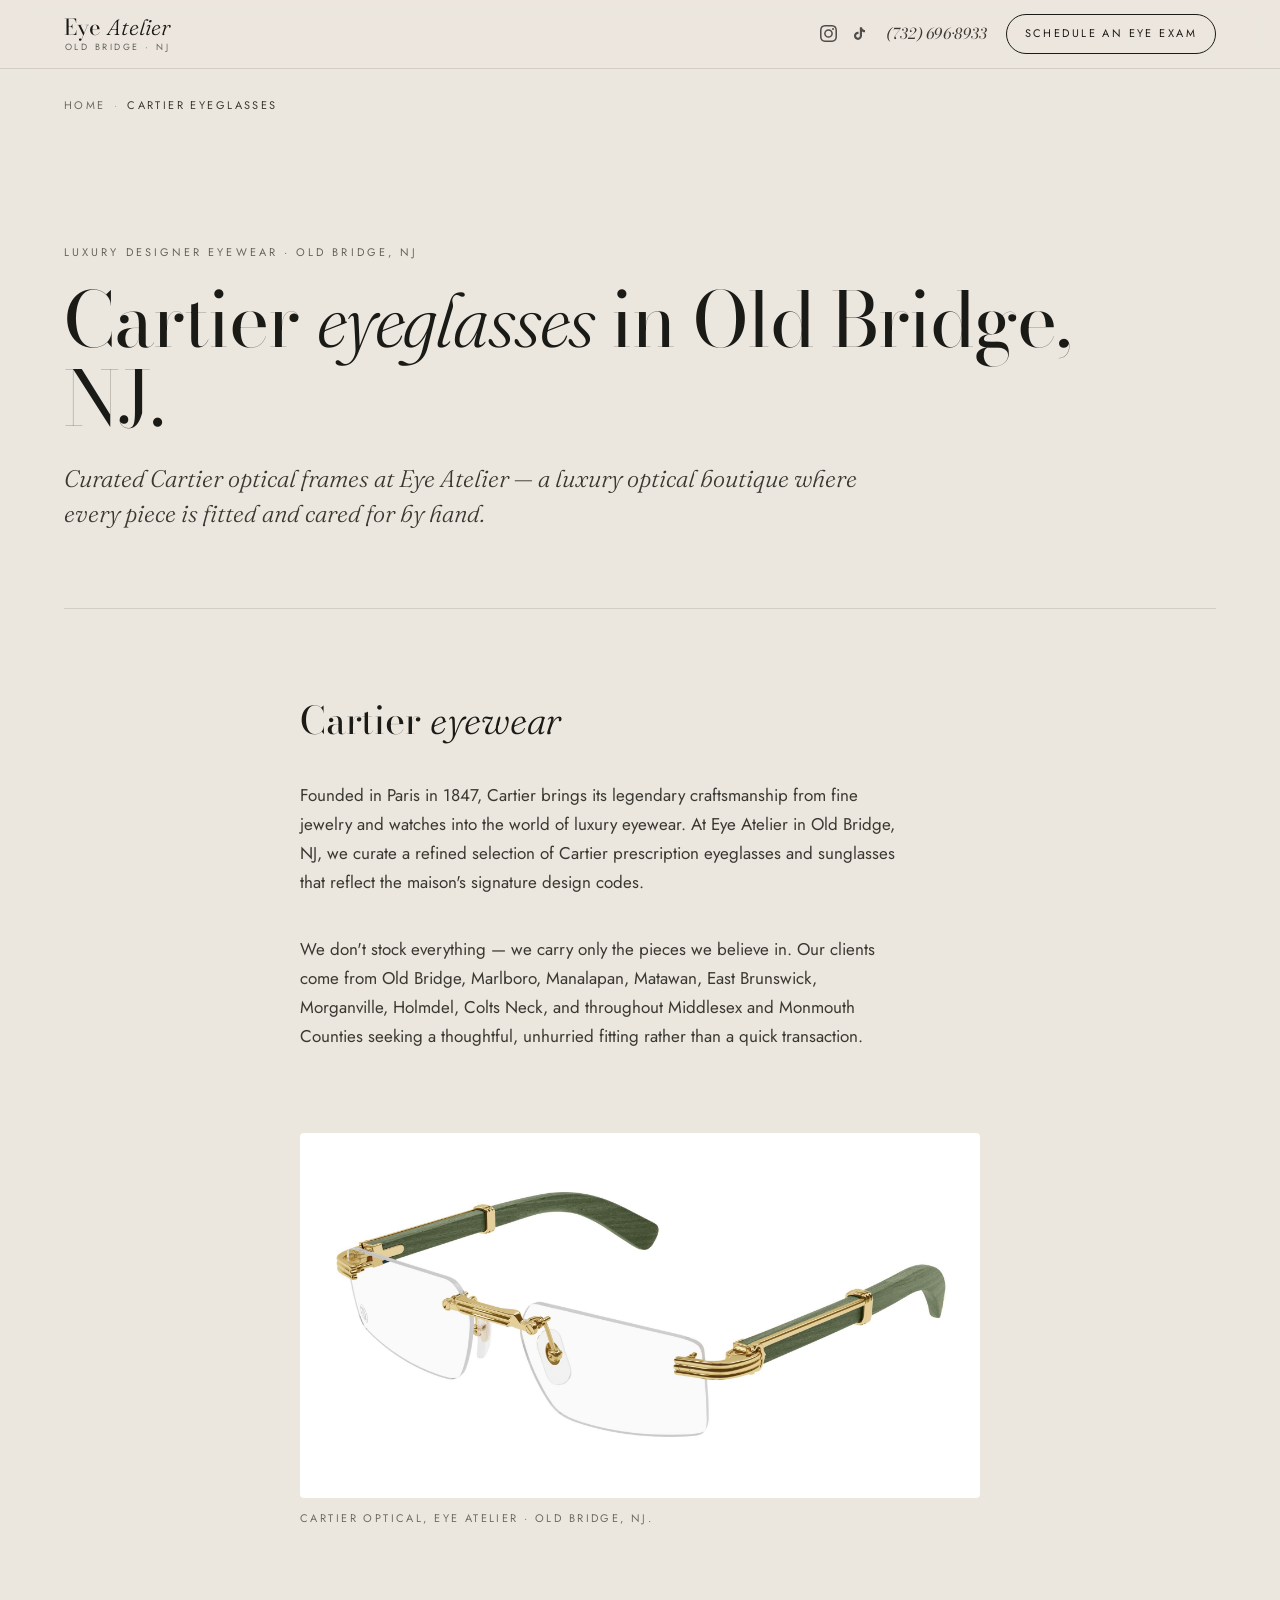
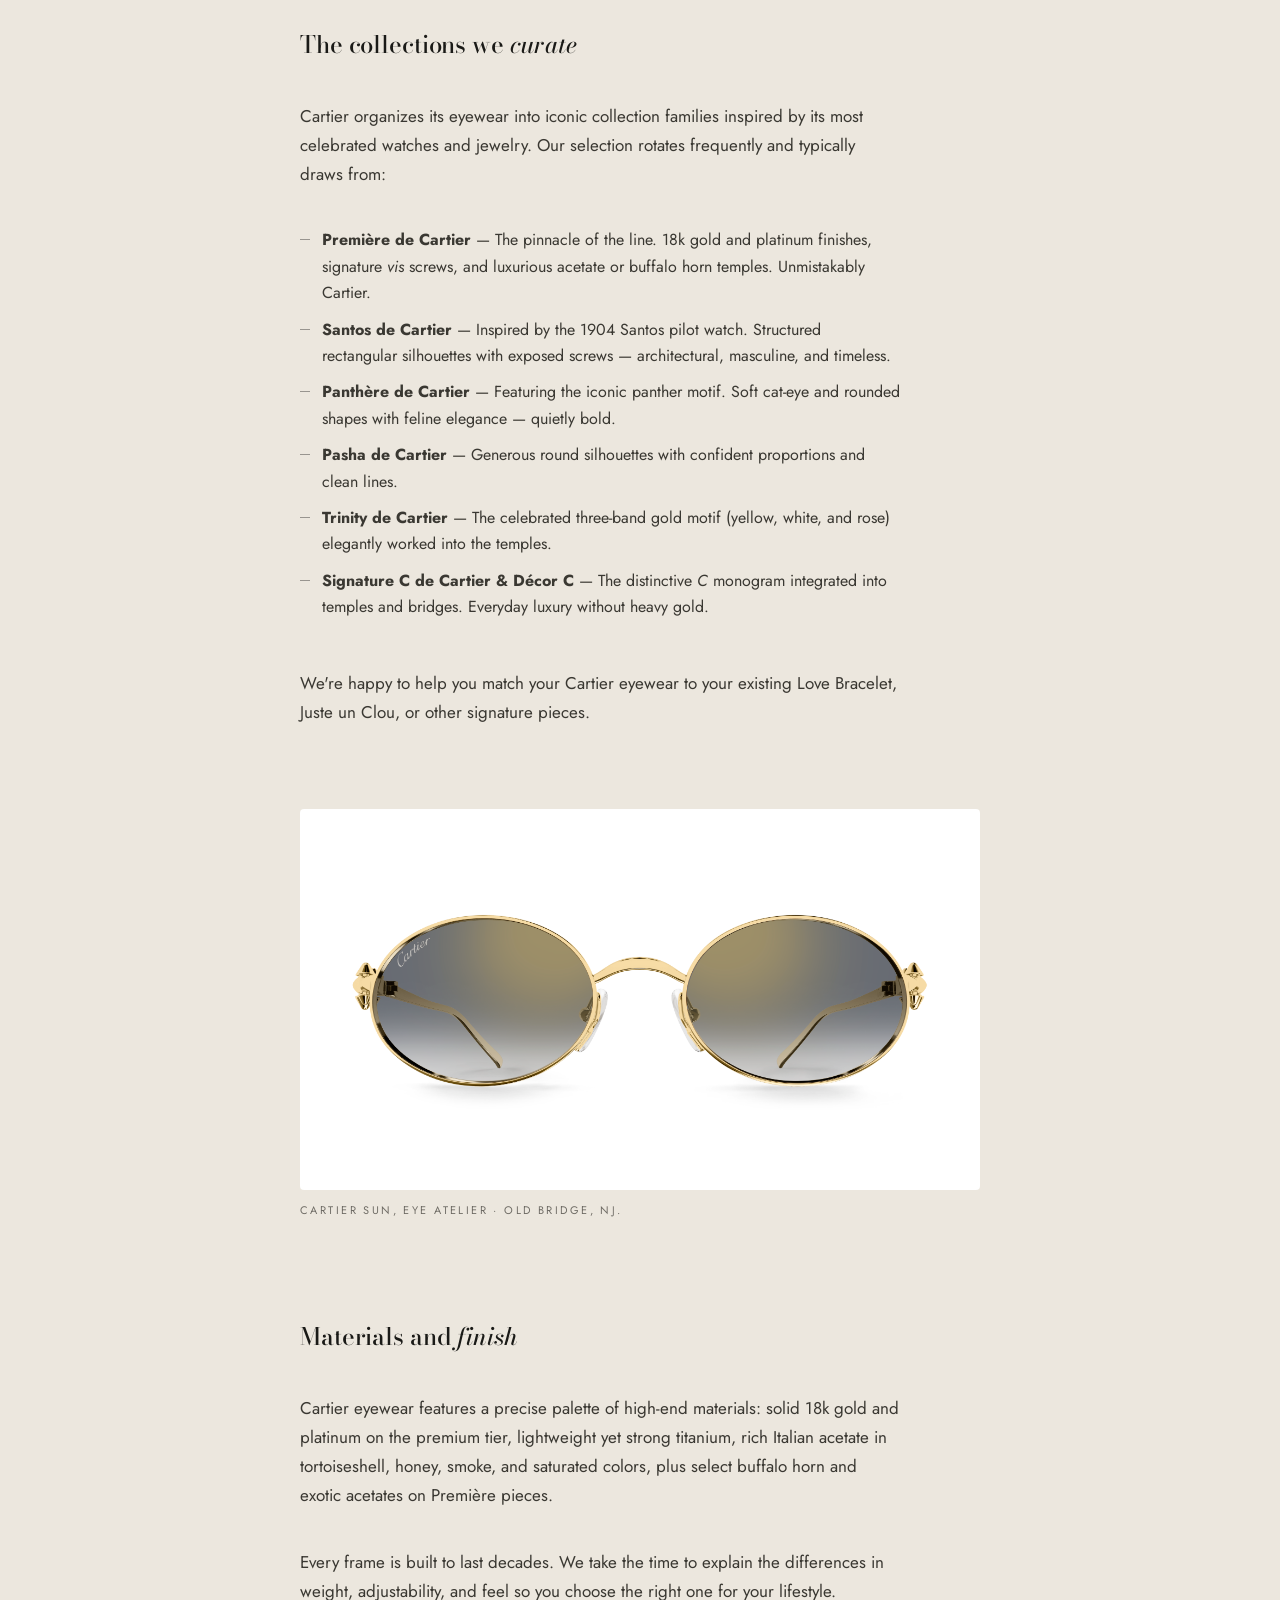
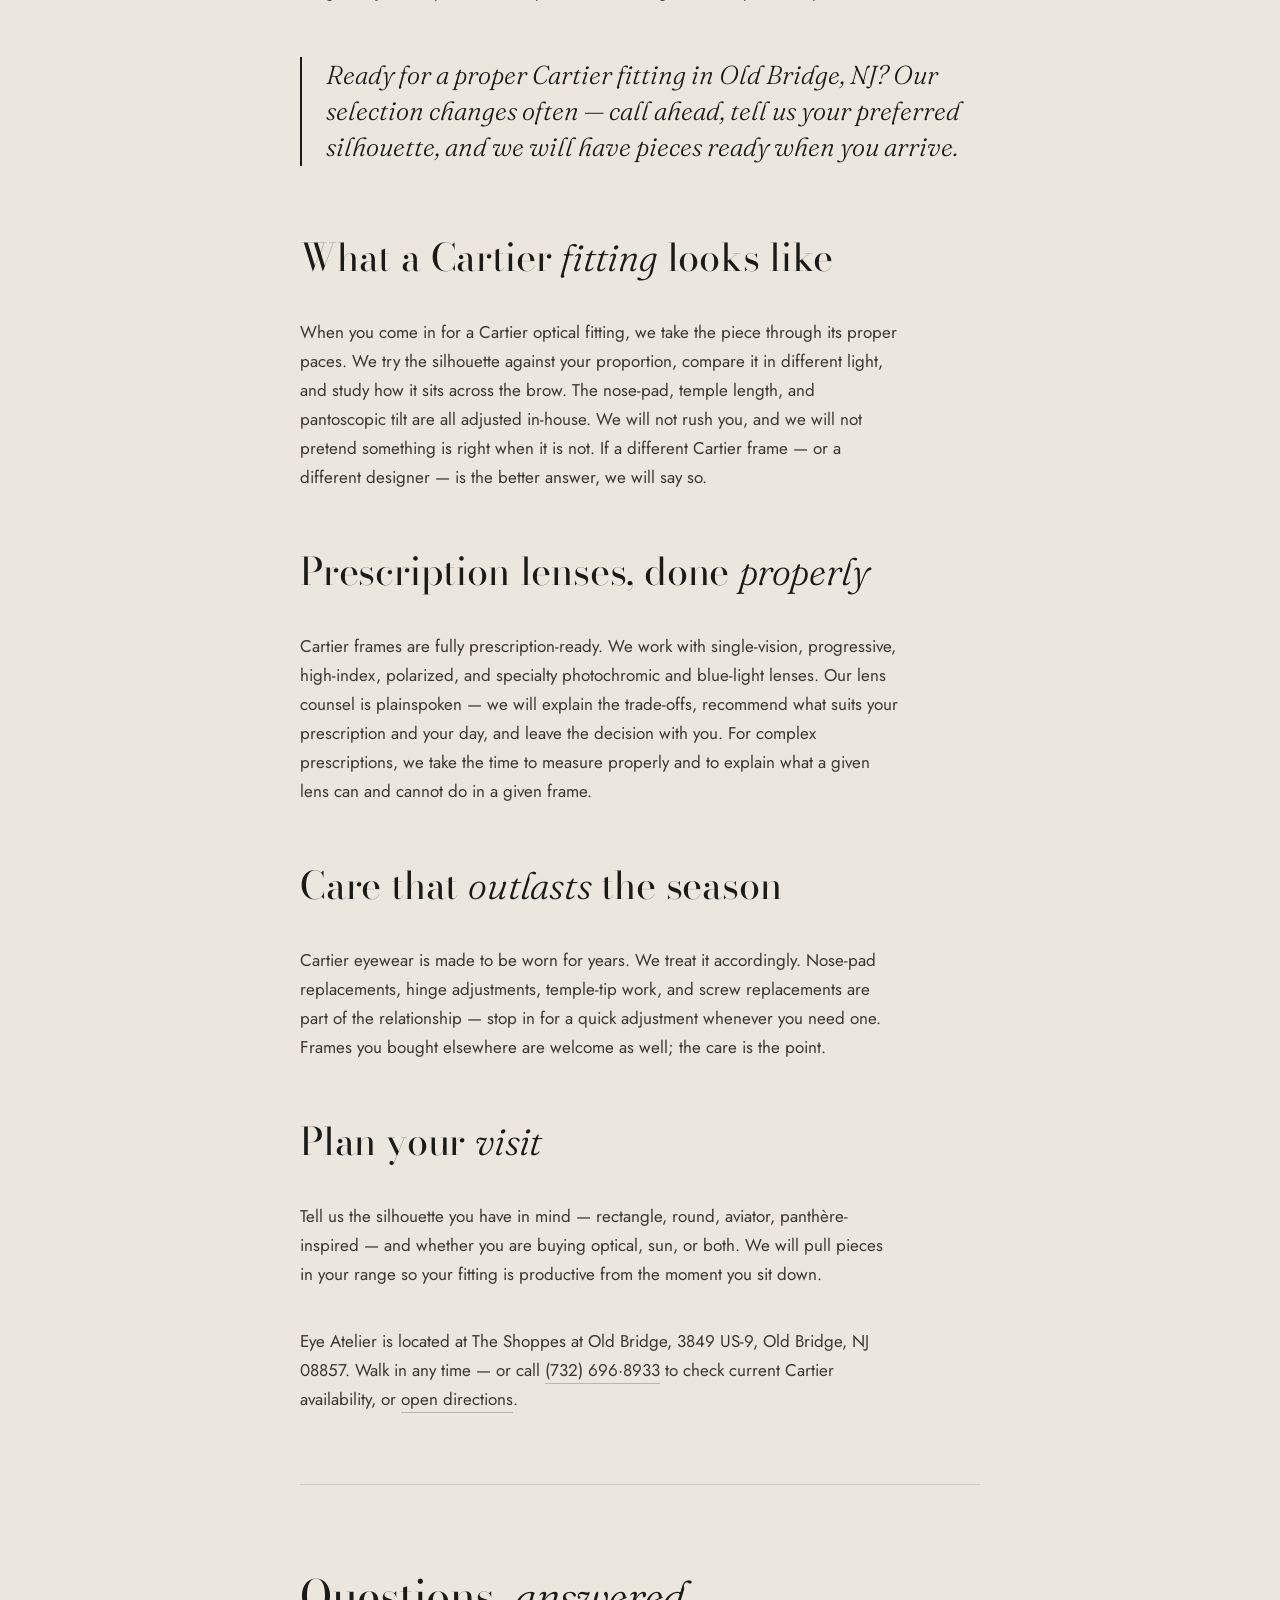
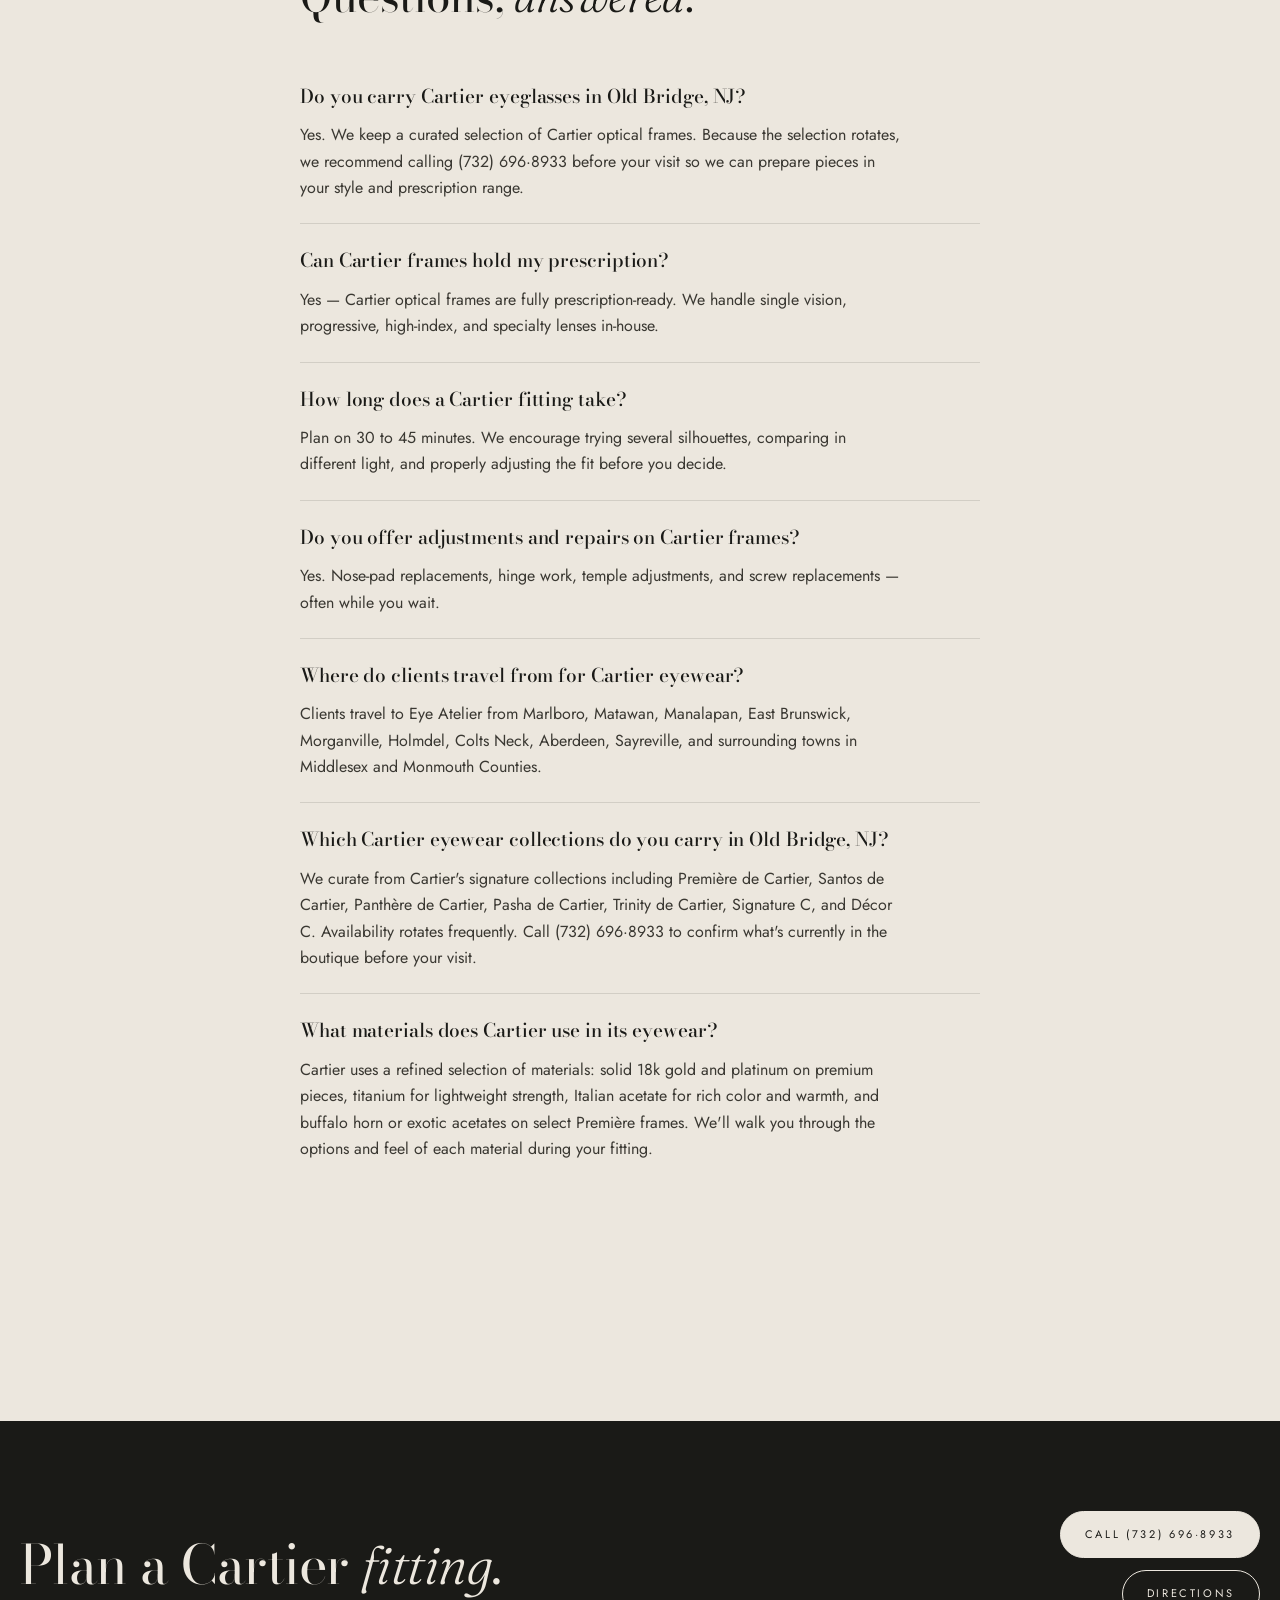
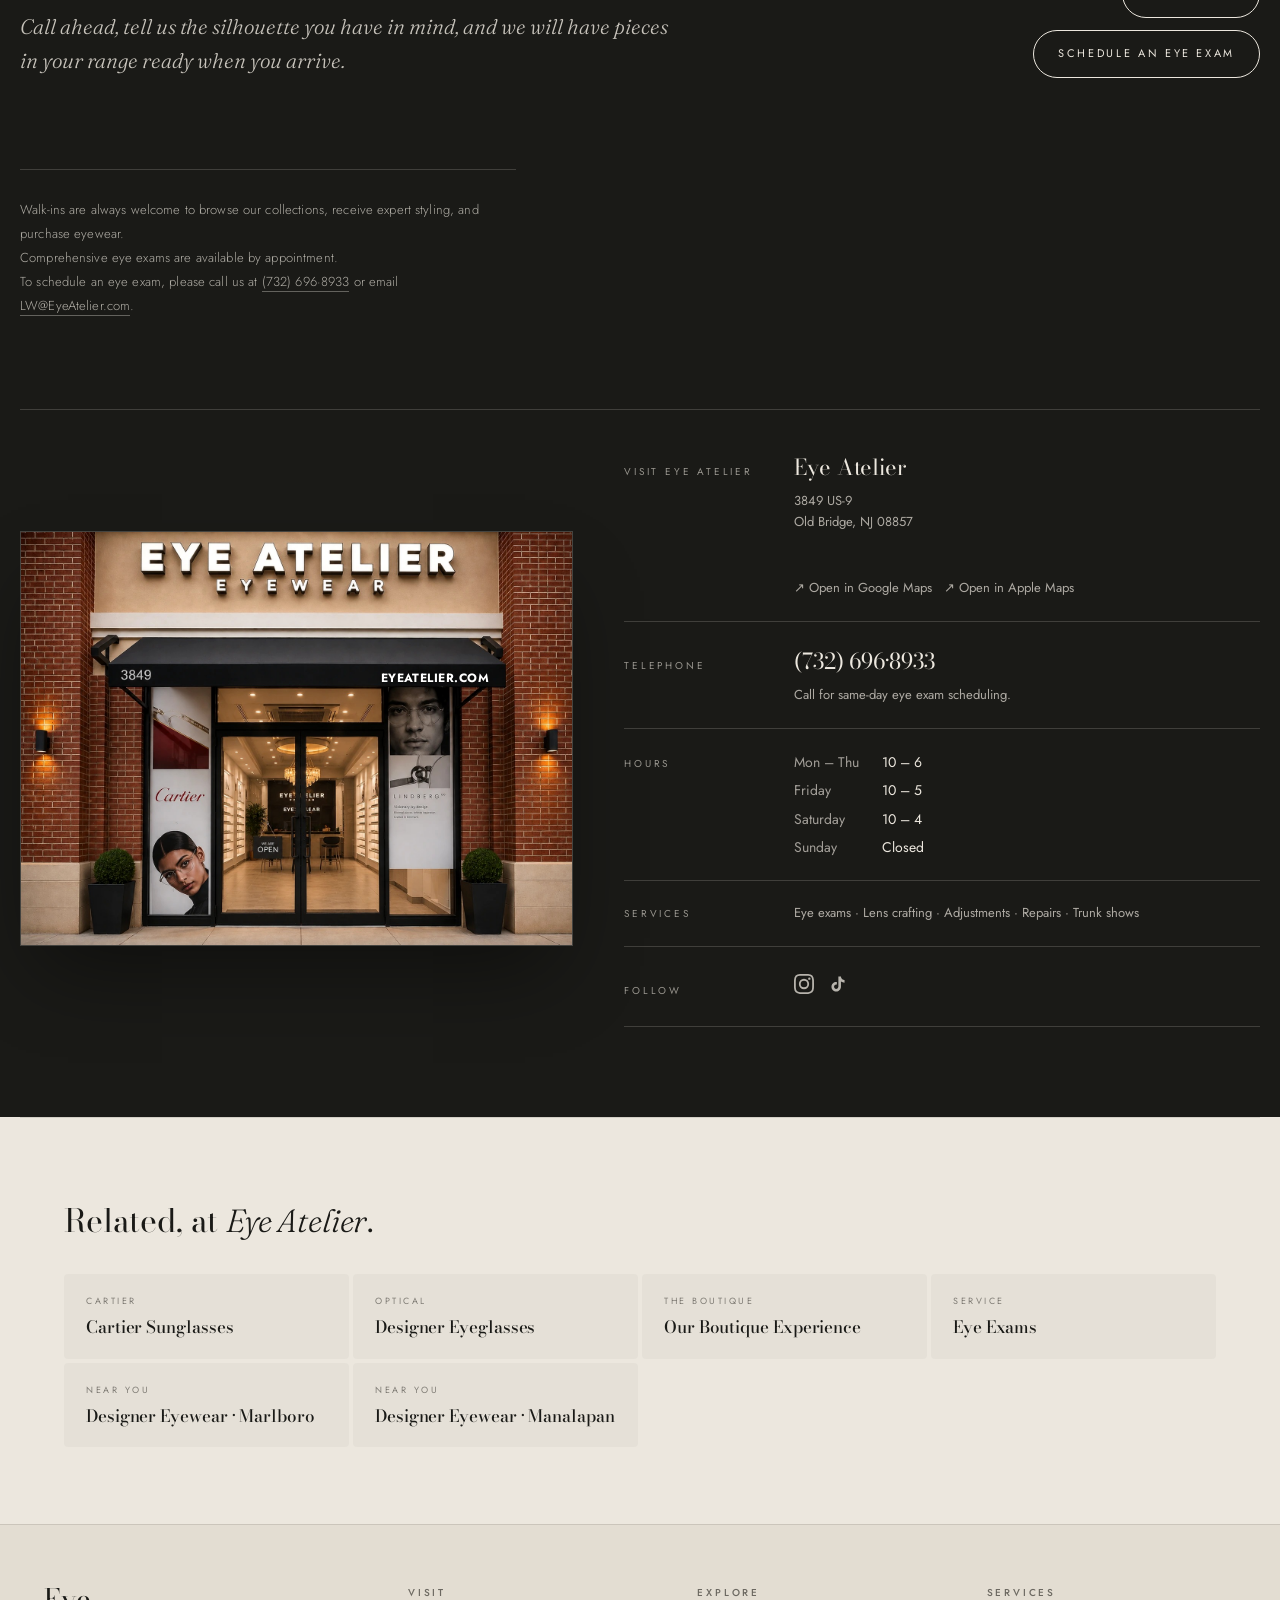
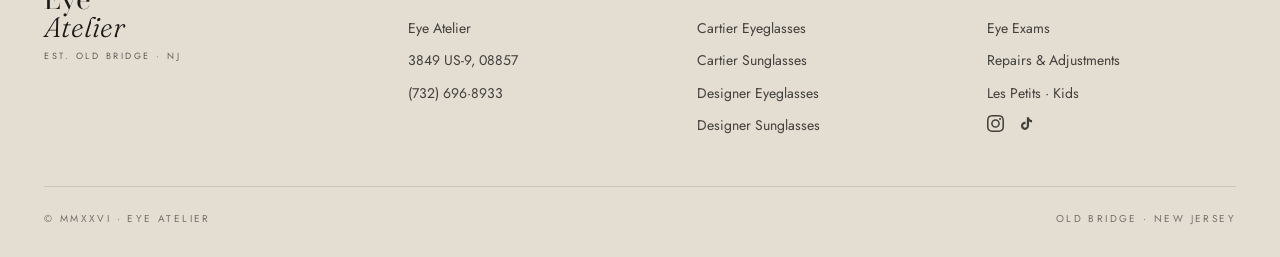
<file: cartier-eyeglasses-old-bridge-nj.html>
<!doctype html>
<html lang="en">
<head>
  <!-- Google tag (gtag.js) -->
  <script async src="https://www.googletagmanager.com/gtm.js?id=GTM-K2VDJRJS"></script>
  <script>
    window.dataLayer = window.dataLayer || [];
    function gtag(){dataLayer.push(arguments);}
    gtag('js', new Date());
  </script>
<meta charset="utf-8">
<meta name="viewport" content="width=device-width,initial-scale=1">
<title>Cartier Eyeglasses in Old Bridge, NJ | Eye Atelier Optical Boutique</title>
<meta name="description" content="Curated Cartier eyeglasses and sunglasses at Eye Atelier — a luxury optical boutique in Old Bridge, NJ. Personalized fittings, premium lenses, expert service. (732) 696-8933.">
<link rel="canonical" href="https://www.eyeatelier.com/cartier-eyeglasses-old-bridge-nj">

<meta property="og:type" content="article">
<meta property="og:site_name" content="Eye Atelier">
<meta property="og:title" content="Cartier Eyeglasses in Old Bridge, NJ | Eye Atelier">
<meta property="og:description" content="Curated Cartier optical frames at Eye Atelier in Old Bridge, NJ — fitted and cared for by hand.">
<meta property="og:url" content="https://www.eyeatelier.com/cartier-eyeglasses-old-bridge-nj">
<meta property="og:image" content="https://www.eyeatelier.com/cartier-optical.jpg">
<meta name="twitter:card" content="summary_large_image">
<meta name="twitter:title" content="Cartier Eyeglasses in Old Bridge, NJ | Eye Atelier">
<meta name="twitter:description" content="Curated Cartier optical frames at Eye Atelier in Old Bridge, NJ.">
<meta name="twitter:image" content="https://www.eyeatelier.com/cartier-optical.jpg">
<meta name="theme-color" content="#1a1a17">

<link rel="preconnect" href="https://fonts.googleapis.com">
<link rel="preconnect" href="https://fonts.gstatic.com" crossorigin>
<link href="https://fonts.googleapis.com/css2?family=Bodoni+Moda:ital,opsz,wght@0,6..96,400;0,6..96,500;0,6..96,700;1,6..96,400&family=Jost:wght@300;400;500;600&family=Fraunces:ital,opsz,wght@0,9..144,300;0,9..144,400;1,9..144,300&display=swap" rel="stylesheet">
<link rel="stylesheet" href="/landing.css">

<script type="application/ld+json">
{
  "@context": "https://schema.org",
  "@type": "BreadcrumbList",
  "itemListElement": [
    { "@type": "ListItem", "position": 1, "name": "Home", "item": "https://www.eyeatelier.com/" },
    { "@type": "ListItem", "position": 2, "name": "Cartier Eyeglasses in Old Bridge, NJ", "item": "https://www.eyeatelier.com/cartier-eyeglasses-old-bridge-nj" }
  ]
}
</script>

<script type="application/ld+json">
{
  "@context": "https://schema.org",
  "@type": "FAQPage",
  "mainEntity": [
    { "@type": "Question", "name": "Do you carry Cartier eyeglasses in Old Bridge, NJ?", "acceptedAnswer": { "@type": "Answer", "text": "Yes. Eye Atelier keeps a curated selection of Cartier optical frames at our boutique in Old Bridge, NJ. Because our selection rotates, we suggest calling (732) 696-8933 before your visit so we can prepare pieces in your style and prescription range." } },
    { "@type": "Question", "name": "Can Cartier frames hold a prescription?", "acceptedAnswer": { "@type": "Answer", "text": "Yes — Cartier optical frames are fully prescription-ready. We handle single vision, progressive, and specialty lenses in-house." } },
    { "@type": "Question", "name": "How long does a Cartier eyeglass fitting take?", "acceptedAnswer": { "@type": "Answer", "text": "Plan on 30 to 45 minutes for an unhurried fitting. We encourage trying several silhouettes, comparing in different light, and adjusting temple and nose-pad fit before you decide." } },
    { "@type": "Question", "name": "Do you offer adjustments and repairs on Cartier frames?", "acceptedAnswer": { "@type": "Answer", "text": "Yes. We perform nose-pad replacements, hinge work, temple adjustments, and screw replacements on Cartier frames — often while you wait." } },
    { "@type": "Question", "name": "Where do clients travel from for Cartier eyewear?", "acceptedAnswer": { "@type": "Answer", "text": "Clients regularly travel to Eye Atelier from Marlboro, Matawan, Manalapan, East Brunswick, Morganville, Holmdel, Colts Neck, Aberdeen, Sayreville, and surrounding towns in Middlesex and Monmouth Counties for our Cartier selection." } },
    { "@type": "Question", "name": "Which Cartier eyewear collections do you carry in Old Bridge, NJ?", "acceptedAnswer": { "@type": "Answer", "text": "We curate from Cartier's signature collections including Première de Cartier, Santos de Cartier, Panthère de Cartier, Pasha de Cartier, Trinity de Cartier, Signature C, and Décor C. Availability rotates frequently. Call (732) 696-8933 to confirm what is currently in the boutique before your visit." } },
    { "@type": "Question", "name": "What materials does Cartier use in its eyewear?", "acceptedAnswer": { "@type": "Answer", "text": "Cartier uses a refined selection of materials: solid 18k gold and platinum on premium pieces, titanium for lightweight strength, Italian acetate for rich color and warmth, and buffalo horn or exotic acetates on select Première frames. We will walk you through the options and feel of each material during your fitting." } }
  ]
}
</script>
</head>
<body>

<header class="site-header">
  <nav class="site-nav" aria-label="Primary">
    <a href="/" class="wordmark"><span>Eye <em>Atelier</em></span><small>Old Bridge · NJ</small></a>
    <div class="nav-right">
      <span class="social-icons"><a href="https://www.instagram.com/eyeateliereyewear" target="_blank" rel="noopener noreferrer" aria-label="Eye Atelier on Instagram"><svg viewBox="0 0 24 24" fill="currentColor"><path d="M12 2.163c3.204 0 3.584.012 4.85.07 3.252.148 4.771 1.691 4.919 4.919.058 1.265.069 1.645.069 4.849 0 3.205-.012 3.584-.069 4.849-.149 3.225-1.664 4.771-4.919 4.919-1.266.058-1.644.07-4.85.07-3.204 0-3.584-.012-4.849-.07-3.26-.149-4.771-1.699-4.919-4.92-.058-1.265-.07-1.644-.07-4.849 0-3.204.013-3.583.07-4.849.149-3.227 1.664-4.771 4.919-4.919 1.266-.057 1.645-.069 4.849-.069zM12 0C8.741 0 8.332.014 7.052.072 2.695.272.273 2.69.073 7.052.014 8.332 0 8.741 0 12c0 3.259.014 3.668.072 4.948.2 4.358 2.618 6.78 6.98 6.98C8.332 23.986 8.741 24 12 24c3.259 0 3.668-.014 4.948-.072 4.354-.2 6.782-2.618 6.979-6.98.059-1.28.073-1.689.073-4.948 0-3.259-.014-3.667-.072-4.947-.196-4.354-2.617-6.78-6.979-6.98C15.668.014 15.259 0 12 0zm0 5.838a6.162 6.162 0 100 12.324 6.162 6.162 0 000-12.324zM12 16a4 4 0 110-8 4 4 0 010 8zm6.406-11.845a1.44 1.44 0 100 2.881 1.44 1.44 0 000-2.881z"/></svg></a><a href="https://www.tiktok.com/@eye.atelier.eyewe" target="_blank" rel="noopener noreferrer" aria-label="Eye Atelier on TikTok"><svg viewBox="0 0 24 24" fill="currentColor"><path d="M16.6 5.82s.51.5 0 0A4.278 4.278 0 0 1 15.54 3h-3.09v12.4a2.592 2.592 0 0 1-2.59 2.5c-1.42 0-2.6-1.16-2.6-2.6 0-1.72 1.66-3.01 3.37-2.48V9.66c-3.45-.46-6.47 2.22-6.47 5.64 0 3.33 2.76 5.7 5.69 5.7 3.14 0 5.69-2.55 5.69-5.7V9.01a7.35 7.35 0 0 0 4.3 1.38V7.3s-1.88.09-3.24-1.48z"/></svg></a></span>
      <a href="tel:+17326968933" class="nav-phone">(732) 696·8933</a>
      <a href="tel:+17326968933" class="nav-cta js-exam-cta">Schedule an Eye Exam</a>
    </div>
  </nav>
</header>

<nav class="breadcrumb" aria-label="Breadcrumb">
  <a href="/">Home</a><span class="sep">·</span>Cartier Eyeglasses
</nav>

<article class="landing">
  <header class="landing-header">
    <p class="eyebrow">Luxury Designer Eyewear · Old Bridge, NJ</p>
    <h1>Cartier <em>eyeglasses</em> in Old Bridge, NJ.</h1>
    <p class="lede">Curated Cartier optical frames at Eye Atelier — a luxury optical boutique where every piece is fitted and cared for by hand.</p>
  </header>

  <div class="landing-body">
    <h2>Cartier <em>eyewear</em></h2>
    <p>Founded in Paris in 1847, Cartier brings its legendary craftsmanship from fine jewelry and watches into the world of luxury eyewear. At Eye Atelier in Old Bridge, NJ, we curate a refined selection of Cartier prescription eyeglasses and sunglasses that reflect the maison's signature design codes.</p>

    <p>We don't stock everything — we carry only the pieces we believe in. Our clients come from Old Bridge, Marlboro, Manalapan, Matawan, East Brunswick, Morganville, Holmdel, Colts Neck, and throughout Middlesex and Monmouth Counties seeking a thoughtful, unhurried fitting rather than a quick transaction.</p>

    <figure class="landing-figure">
      <img src="cartier-optical.jpg" alt="Cartier optical eyeglasses curated at Eye Atelier in Old Bridge, NJ" loading="lazy">
      <figcaption>Cartier optical, Eye Atelier · Old Bridge, NJ.</figcaption>
    </figure>

    <h3>The collections we <em>curate</em></h3>
    <p>Cartier organizes its eyewear into iconic collection families inspired by its most celebrated watches and jewelry. Our selection rotates frequently and typically draws from:</p>
    <ul>
      <li><strong>Première de Cartier</strong> — The pinnacle of the line. 18k gold and platinum finishes, signature <em>vis</em> screws, and luxurious acetate or buffalo horn temples. Unmistakably Cartier.</li>
      <li><strong>Santos de Cartier</strong> — Inspired by the 1904 Santos pilot watch. Structured rectangular silhouettes with exposed screws — architectural, masculine, and timeless.</li>
      <li><strong>Panthère de Cartier</strong> — Featuring the iconic panther motif. Soft cat-eye and rounded shapes with feline elegance — quietly bold.</li>
      <li><strong>Pasha de Cartier</strong> — Generous round silhouettes with confident proportions and clean lines.</li>
      <li><strong>Trinity de Cartier</strong> — The celebrated three-band gold motif (yellow, white, and rose) elegantly worked into the temples.</li>
      <li><strong>Signature C de Cartier &amp; Décor C</strong> — The distinctive <em>C</em> monogram integrated into temples and bridges. Everyday luxury without heavy gold.</li>
    </ul>
    <p>We're happy to help you match your Cartier eyewear to your existing Love Bracelet, Juste un Clou, or other signature pieces.</p>

    <figure class="landing-figure">
      <img src="brand-cartier-oval.png" alt="Cartier sunglasses — Eye Atelier in Old Bridge, NJ" loading="lazy">
      <figcaption>Cartier sun, Eye Atelier · Old Bridge, NJ.</figcaption>
    </figure>

    <h3>Materials and <em>finish</em></h3>
    <p>Cartier eyewear features a precise palette of high-end materials: solid 18k gold and platinum on the premium tier, lightweight yet strong titanium, rich Italian acetate in tortoiseshell, honey, smoke, and saturated colors, plus select buffalo horn and exotic acetates on Première pieces.</p>
    <p>Every frame is built to last decades. We take the time to explain the differences in weight, adjustability, and feel so you choose the right one for your lifestyle.</p>

    <blockquote class="pullquote">Ready for a proper Cartier fitting in Old Bridge, NJ? Our selection changes often — call ahead, tell us your preferred silhouette, and we will have pieces ready when you arrive.</blockquote>

    <h2>What a Cartier <em>fitting</em> looks like</h2>
    <p>When you come in for a Cartier optical fitting, we take the piece through its proper paces. We try the silhouette against your proportion, compare it in different light, and study how it sits across the brow. The nose-pad, temple length, and pantoscopic tilt are all adjusted in-house. We will not rush you, and we will not pretend something is right when it is not. If a different Cartier frame — or a different designer — is the better answer, we will say so.</p>

    <h2>Prescription lenses, done <em>properly</em></h2>
    <p>Cartier frames are fully prescription-ready. We work with single-vision, progressive, high-index, polarized, and specialty photochromic and blue-light lenses. Our lens counsel is plainspoken — we will explain the trade-offs, recommend what suits your prescription and your day, and leave the decision with you. For complex prescriptions, we take the time to measure properly and to explain what a given lens can and cannot do in a given frame.</p>

    <h2>Care that <em>outlasts</em> the season</h2>
    <p>Cartier eyewear is made to be worn for years. We treat it accordingly. Nose-pad replacements, hinge adjustments, temple-tip work, and screw replacements are part of the relationship — stop in for a quick adjustment whenever you need one. Frames you bought elsewhere are welcome as well; the care is the point.</p>

    <h2>Plan your <em>visit</em></h2>
    <p>Tell us the silhouette you have in mind — rectangle, round, aviator, panthère-inspired — and whether you are buying optical, sun, or both. We will pull pieces in your range so your fitting is productive from the moment you sit down.</p>
    <p>Eye Atelier is located at The Shoppes at Old Bridge, 3849 US-9, Old Bridge, NJ 08857. Walk in any time — or call <a href="tel:+17326968933">(732) 696·8933</a> to check current Cartier availability, or <a href="https://share.google/XbxeWpjPBPiB6ob5s" target="_blank" rel="noopener">open directions</a>.</p>
  </div>

  <section class="faq" id="faq" aria-labelledby="faq-heading">
    <h2 id="faq-heading">Questions, <em>answered</em>.</h2>
    <div class="faq-item">
      <h3>Do you carry Cartier eyeglasses in Old Bridge, NJ?</h3>
      <p>Yes. We keep a curated selection of Cartier optical frames. Because the selection rotates, we recommend calling (732) 696·8933 before your visit so we can prepare pieces in your style and prescription range.</p>
    </div>
    <div class="faq-item">
      <h3>Can Cartier frames hold my prescription?</h3>
      <p>Yes — Cartier optical frames are fully prescription-ready. We handle single vision, progressive, high-index, and specialty lenses in-house.</p>
    </div>
    <div class="faq-item">
      <h3>How long does a Cartier fitting take?</h3>
      <p>Plan on 30 to 45 minutes. We encourage trying several silhouettes, comparing in different light, and properly adjusting the fit before you decide.</p>
    </div>
    <div class="faq-item">
      <h3>Do you offer adjustments and repairs on Cartier frames?</h3>
      <p>Yes. Nose-pad replacements, hinge work, temple adjustments, and screw replacements — often while you wait.</p>
    </div>
    <div class="faq-item">
      <h3>Where do clients travel from for Cartier eyewear?</h3>
      <p>Clients travel to Eye Atelier from Marlboro, Matawan, Manalapan, East Brunswick, Morganville, Holmdel, Colts Neck, Aberdeen, Sayreville, and surrounding towns in Middlesex and Monmouth Counties.</p>
    </div>
    <div class="faq-item">
      <h3>Which Cartier eyewear collections do you carry in Old Bridge, NJ?</h3>
      <p>We curate from Cartier's signature collections including Première de Cartier, Santos de Cartier, Panthère de Cartier, Pasha de Cartier, Trinity de Cartier, Signature C, and Décor C. Availability rotates frequently. Call (732) 696·8933 to confirm what's currently in the boutique before your visit.</p>
    </div>
    <div class="faq-item">
      <h3>What materials does Cartier use in its eyewear?</h3>
      <p>Cartier uses a refined selection of materials: solid 18k gold and platinum on premium pieces, titanium for lightweight strength, Italian acetate for rich color and warmth, and buffalo horn or exotic acetates on select Première frames. We'll walk you through the options and feel of each material during your fitting.</p>
    </div>
  </section>
</article>

<section class="cta-band" aria-labelledby="cta-heading">
  <div class="cta-inner">
    <div>
      <h2 id="cta-heading">Plan a Cartier <em>fitting</em>.</h2>
      <p>Call ahead, tell us the silhouette you have in mind, and we will have pieces in your range ready when you arrive.</p>
    </div>
    <div class="cta-actions">
      <a class="cta-btn primary" href="tel:+17326968933">Call (732) 696·8933</a>
      <a class="cta-btn" href="https://share.google/XbxeWpjPBPiB6ob5s" target="_blank" rel="noopener">Directions</a>
      <a class="cta-btn js-exam-cta" href="tel:+17326968933">Schedule an Eye Exam</a>
    </div>
    <p class="cta-note">Walk-ins are always welcome to browse our collections, receive expert styling, and purchase eyewear.<br>Comprehensive eye exams are available by appointment.<br>To schedule an eye exam, please call us at <a href="tel:+17326968933">(732) 696&middot;8933</a> or email <a href="mailto:LW@EyeAtelier.com">LW@EyeAtelier.com</a>.</p>
    <div class="visit-grid">
      <div class="visit-map">
        <img src="storefront-exterior.jpg" alt="The Eye Atelier storefront, 3849 US-9, Old Bridge, NJ">
        <span class="visit-map-url">eyeatelier.com</span>
      </div>
      <div class="visit-info">
        <div class="info-row">
          <div class="label">Visit Eye Atelier</div>
          <div class="val">Eye Atelier<br><small>3849 US-9<br>Old Bridge, NJ 08857</small><br><small style="margin-top:10px;"><a href="https://www.google.com/maps/search/?api=1&query=Eye+Atelier+Eyewear%2C+3849+US-9%2C+Old+Bridge%2C+NJ+08857" target="_blank" rel="noopener">&#8599; Open in Google Maps</a>&nbsp;&nbsp;&nbsp;<a href="https://maps.apple.com/?q=Eye+Atelier+Eyewear&address=3849+US-9%2C+Old+Bridge%2C+NJ+08857" target="_blank" rel="noopener">&#8599; Open in Apple Maps</a></small></div>
        </div>
        <div class="info-row">
          <div class="label">Telephone</div>
          <div class="val"><a href="tel:+17326968933">(732) 696&middot;8933</a><br><small>Call for same-day eye exam scheduling.</small></div>
        </div>
        <div class="info-row">
          <div class="label">Hours</div>
          <div class="val" style="font-size:15px;">
            <div class="visit-hours">
              <span class="day">Mon &ndash; Thu</span><span>10 &ndash; 6</span>
              <span class="day">Friday</span><span>10 &ndash; 5</span>
              <span class="day">Saturday</span><span>10 &ndash; 4</span>
              <span class="day">Sunday</span><span>Closed</span>
            </div>
          </div>
        </div>
        <div class="info-row">
          <div class="label">Services</div>
          <div class="val" style="font-size:15px;">
            <small style="margin-top:0;">Eye exams &middot; Lens crafting &middot; Adjustments &middot; Repairs &middot; Trunk shows</small>
          </div>
        </div>
        <div class="info-row">
          <div class="label">Follow</div>
          <div class="val">
            <span class="social-icons">
              <a href="https://www.instagram.com/eyeateliereyewear" target="_blank" rel="noopener noreferrer" aria-label="Eye Atelier on Instagram"><svg viewBox="0 0 24 24" fill="currentColor"><path d="M12 2.163c3.204 0 3.584.012 4.85.07 3.252.148 4.771 1.691 4.919 4.919.058 1.265.069 1.645.069 4.849 0 3.205-.012 3.584-.069 4.849-.149 3.225-1.664 4.771-4.919 4.919-1.266.058-1.644.07-4.85.07-3.204 0-3.584-.012-4.849-.07-3.26-.149-4.771-1.699-4.919-4.92-.058-1.265-.07-1.644-.07-4.849 0-3.204.013-3.583.07-4.849.149-3.227 1.664-4.771 4.919-4.919 1.266-.057 1.645-.069 4.849-.069zM12 0C8.741 0 8.332.014 7.052.072 2.695.272.273 2.69.073 7.052.014 8.332 0 8.741 0 12c0 3.259.014 3.668.072 4.948.2 4.358 2.618 6.78 6.98 6.98C8.332 23.986 8.741 24 12 24c3.259 0 3.668-.014 4.948-.072 4.354-.2 6.782-2.618 6.979-6.98.059-1.28.073-1.689.073-4.948 0-3.259-.014-3.667-.072-4.947-.196-4.354-2.617-6.78-6.979-6.98C15.668.014 15.259 0 12 0zm0 5.838a6.162 6.162 0 100 12.324 6.162 6.162 0 000-12.324zM12 16a4 4 0 110-8 4 4 0 010 8zm6.406-11.845a1.44 1.44 0 100 2.881 1.44 1.44 0 000-2.881z"/></svg></a>
              <a href="https://www.tiktok.com/@eye.atelier.eyewe" target="_blank" rel="noopener noreferrer" aria-label="Eye Atelier on TikTok"><svg viewBox="0 0 24 24" fill="currentColor"><path d="M16.6 5.82s.51.5 0 0A4.278 4.278 0 0 1 15.54 3h-3.09v12.4a2.592 2.592 0 0 1-2.59 2.5c-1.42 0-2.6-1.16-2.6-2.6 0-1.72 1.66-3.01 3.37-2.48V9.66c-3.45-.46-6.47 2.22-6.47 5.64 0 3.33 2.76 5.7 5.69 5.7 3.14 0 5.69-2.55 5.69-5.7V9.01a7.35 7.35 0 0 0 4.3 1.38V7.3s-1.88.09-3.24-1.48z"/></svg></a>
            </span>
          </div>
        </div>
      </div>
    </div>
  </div>
</section>

<nav class="related" aria-labelledby="related-heading">
  <h2 id="related-heading">Related, at <em>Eye Atelier</em>.</h2>
  <div class="related-grid">
    <a href="/cartier-sunglasses-old-bridge-nj" class="related-card"><div class="tag">Cartier</div><h3>Cartier Sunglasses</h3></a>
    <a href="/designer-eyeglasses-old-bridge-nj" class="related-card"><div class="tag">Optical</div><h3>Designer Eyeglasses</h3></a>
    <a href="/luxury-optical-boutique-old-bridge-nj" class="related-card"><div class="tag">The Boutique</div><h3>Our Boutique Experience</h3></a>
    <a href="/eye-exams-old-bridge-nj" class="related-card"><div class="tag">Service</div><h3>Eye Exams</h3></a>
    <a href="/designer-eyewear-marlboro-nj" class="related-card"><div class="tag">Near You</div><h3>Designer Eyewear · Marlboro</h3></a>
    <a href="/designer-eyewear-manalapan-nj" class="related-card"><div class="tag">Near You</div><h3>Designer Eyewear · Manalapan</h3></a>
  </div>
</nav>

<footer class="site-footer">
  <div class="foot-inner">
    <div>
      <div class="foot-mark">Eye <em>Atelier</em><small>Est. Old Bridge · NJ</small></div>
    </div>
    <div class="foot-col">
      <h5>Visit</h5>
      <a href="https://www.google.com/maps/search/?api=1&query=Eye+Atelier+Eyewear%2C+3849+US-9%2C+Old+Bridge%2C+NJ+08857" target="_blank" rel="noopener">Eye Atelier</a>
      <a href="https://www.google.com/maps/search/?api=1&query=Eye+Atelier+Eyewear%2C+3849+US-9%2C+Old+Bridge%2C+NJ+08857" target="_blank" rel="noopener">3849 US-9, 08857</a>
      <a href="tel:+17326968933">(732) 696·8933</a>
    </div>
    <div class="foot-col">
      <h5>Explore</h5>
      <a href="/cartier-eyeglasses-old-bridge-nj">Cartier Eyeglasses</a>
      <a href="/cartier-sunglasses-old-bridge-nj">Cartier Sunglasses</a>
      <a href="/designer-eyeglasses-old-bridge-nj">Designer Eyeglasses</a>
      <a href="/designer-sunglasses-old-bridge-nj">Designer Sunglasses</a>
    </div>
    <div class="foot-col">
      <h5>Services</h5>
      <a href="/eye-exams-old-bridge-nj">Eye Exams</a>
      <a href="/eyeglass-repairs-adjustments-old-bridge-nj">Repairs &amp; Adjustments</a>
      <a href="/kids-glasses-old-bridge-nj">Les Petits · Kids</a>
      <span class="social-icons"><a href="https://www.instagram.com/eyeateliereyewear" target="_blank" rel="noopener noreferrer" aria-label="Eye Atelier on Instagram"><svg viewBox="0 0 24 24" fill="currentColor"><path d="M12 2.163c3.204 0 3.584.012 4.85.07 3.252.148 4.771 1.691 4.919 4.919.058 1.265.069 1.645.069 4.849 0 3.205-.012 3.584-.069 4.849-.149 3.225-1.664 4.771-4.919 4.919-1.266.058-1.644.07-4.85.07-3.204 0-3.584-.012-4.849-.07-3.26-.149-4.771-1.699-4.919-4.92-.058-1.265-.07-1.644-.07-4.849 0-3.204.013-3.583.07-4.849.149-3.227 1.664-4.771 4.919-4.919 1.266-.057 1.645-.069 4.849-.069zM12 0C8.741 0 8.332.014 7.052.072 2.695.272.273 2.69.073 7.052.014 8.332 0 8.741 0 12c0 3.259.014 3.668.072 4.948.2 4.358 2.618 6.78 6.98 6.98C8.332 23.986 8.741 24 12 24c3.259 0 3.668-.014 4.948-.072 4.354-.2 6.782-2.618 6.979-6.98.059-1.28.073-1.689.073-4.948 0-3.259-.014-3.667-.072-4.947-.196-4.354-2.617-6.78-6.979-6.98C15.668.014 15.259 0 12 0zm0 5.838a6.162 6.162 0 100 12.324 6.162 6.162 0 000-12.324zM12 16a4 4 0 110-8 4 4 0 010 8zm6.406-11.845a1.44 1.44 0 100 2.881 1.44 1.44 0 000-2.881z"/></svg></a><a href="https://www.tiktok.com/@eye.atelier.eyewe" target="_blank" rel="noopener noreferrer" aria-label="Eye Atelier on TikTok"><svg viewBox="0 0 24 24" fill="currentColor"><path d="M16.6 5.82s.51.5 0 0A4.278 4.278 0 0 1 15.54 3h-3.09v12.4a2.592 2.592 0 0 1-2.59 2.5c-1.42 0-2.6-1.16-2.6-2.6 0-1.72 1.66-3.01 3.37-2.48V9.66c-3.45-.46-6.47 2.22-6.47 5.64 0 3.33 2.76 5.7 5.69 5.7 3.14 0 5.69-2.55 5.69-5.7V9.01a7.35 7.35 0 0 0 4.3 1.38V7.3s-1.88.09-3.24-1.48z"/></svg></a></span>
    </div>
  </div>
  <div class="foot-bottom">
    <span>© MMXXVI · Eye Atelier</span>
    <span>Old Bridge · New Jersey</span>
  </div>
</footer>

<div class="mobile-sticky" aria-hidden="true">
  <a href="tel:+17326968933" class="ms-call">Call</a>
  <a href="tel:+17326968933" class="ms-book js-exam-cta">Schedule an Eye Exam</a>
</div>

<div class="exam-modal-overlay" id="examModalOverlay" hidden>
  <div class="exam-modal" role="dialog" aria-modal="true" aria-labelledby="examModalTitle">
    <button type="button" class="exam-modal-close" id="examModalClose" aria-label="Close">&times;</button>
    <h2 id="examModalTitle">Schedule an Eye Exam</h2>
    <p class="exam-modal-text">Choose the easiest way to schedule your comprehensive eye exam with our optometrist.</p>
    <div class="exam-modal-actions">
      <a class="exam-modal-btn primary" href="tel:+17326968933">Call (732) 696&middot;8933</a>
      <a class="exam-modal-btn" href="mailto:LW@EyeAtelier.com">Email LW@EyeAtelier.com</a>
    </div>
    <p class="exam-modal-secondary">Prefer to use another device? Call <a href="tel:+17326968933">(732) 696&middot;8933</a> or email <a href="mailto:LW@EyeAtelier.com">LW@EyeAtelier.com</a>.</p>
    <p class="exam-modal-note">Walk-ins are always welcome for eyewear shopping, styling, adjustments, and repairs. Eye exam appointments are only needed to see our optometrist.</p>
  </div>
</div>
<script>
(function(){
  var overlay = document.getElementById('examModalOverlay');
  if (!overlay) return;
  var modal = overlay.querySelector('.exam-modal');
  var closeBtn = document.getElementById('examModalClose');
  var lastFocused = null;

  function openModal(e){
    if (e) e.preventDefault();
    lastFocused = document.activeElement;
    overlay.hidden = false;
    document.body.style.overflow = 'hidden';
    closeBtn.focus();
  }
  function closeModal(){
    overlay.hidden = true;
    document.body.style.overflow = '';
    if (lastFocused && lastFocused.focus) lastFocused.focus();
  }
  document.querySelectorAll('.js-exam-cta').forEach(function(el){
    el.addEventListener('click', openModal);
  });
  closeBtn.addEventListener('click', closeModal);
  overlay.addEventListener('click', function(e){
    if (e.target === overlay) closeModal();
  });
  modal.addEventListener('click', function(e){
    e.stopPropagation();
  });
  document.addEventListener('keydown', function(e){
    if (e.key === 'Escape' && !overlay.hidden) closeModal();
  });
  modal.addEventListener('keydown', function(e){
    if (e.key !== 'Tab') return;
    var focusable = modal.querySelectorAll('a[href], button');
    if (!focusable.length) return;
    var first = focusable[0], last = focusable[focusable.length - 1];
    if (e.shiftKey && document.activeElement === first) { e.preventDefault(); last.focus(); }
    else if (!e.shiftKey && document.activeElement === last) { e.preventDefault(); first.focus(); }
  });
})();
</script>

</body>
</html>
</file>
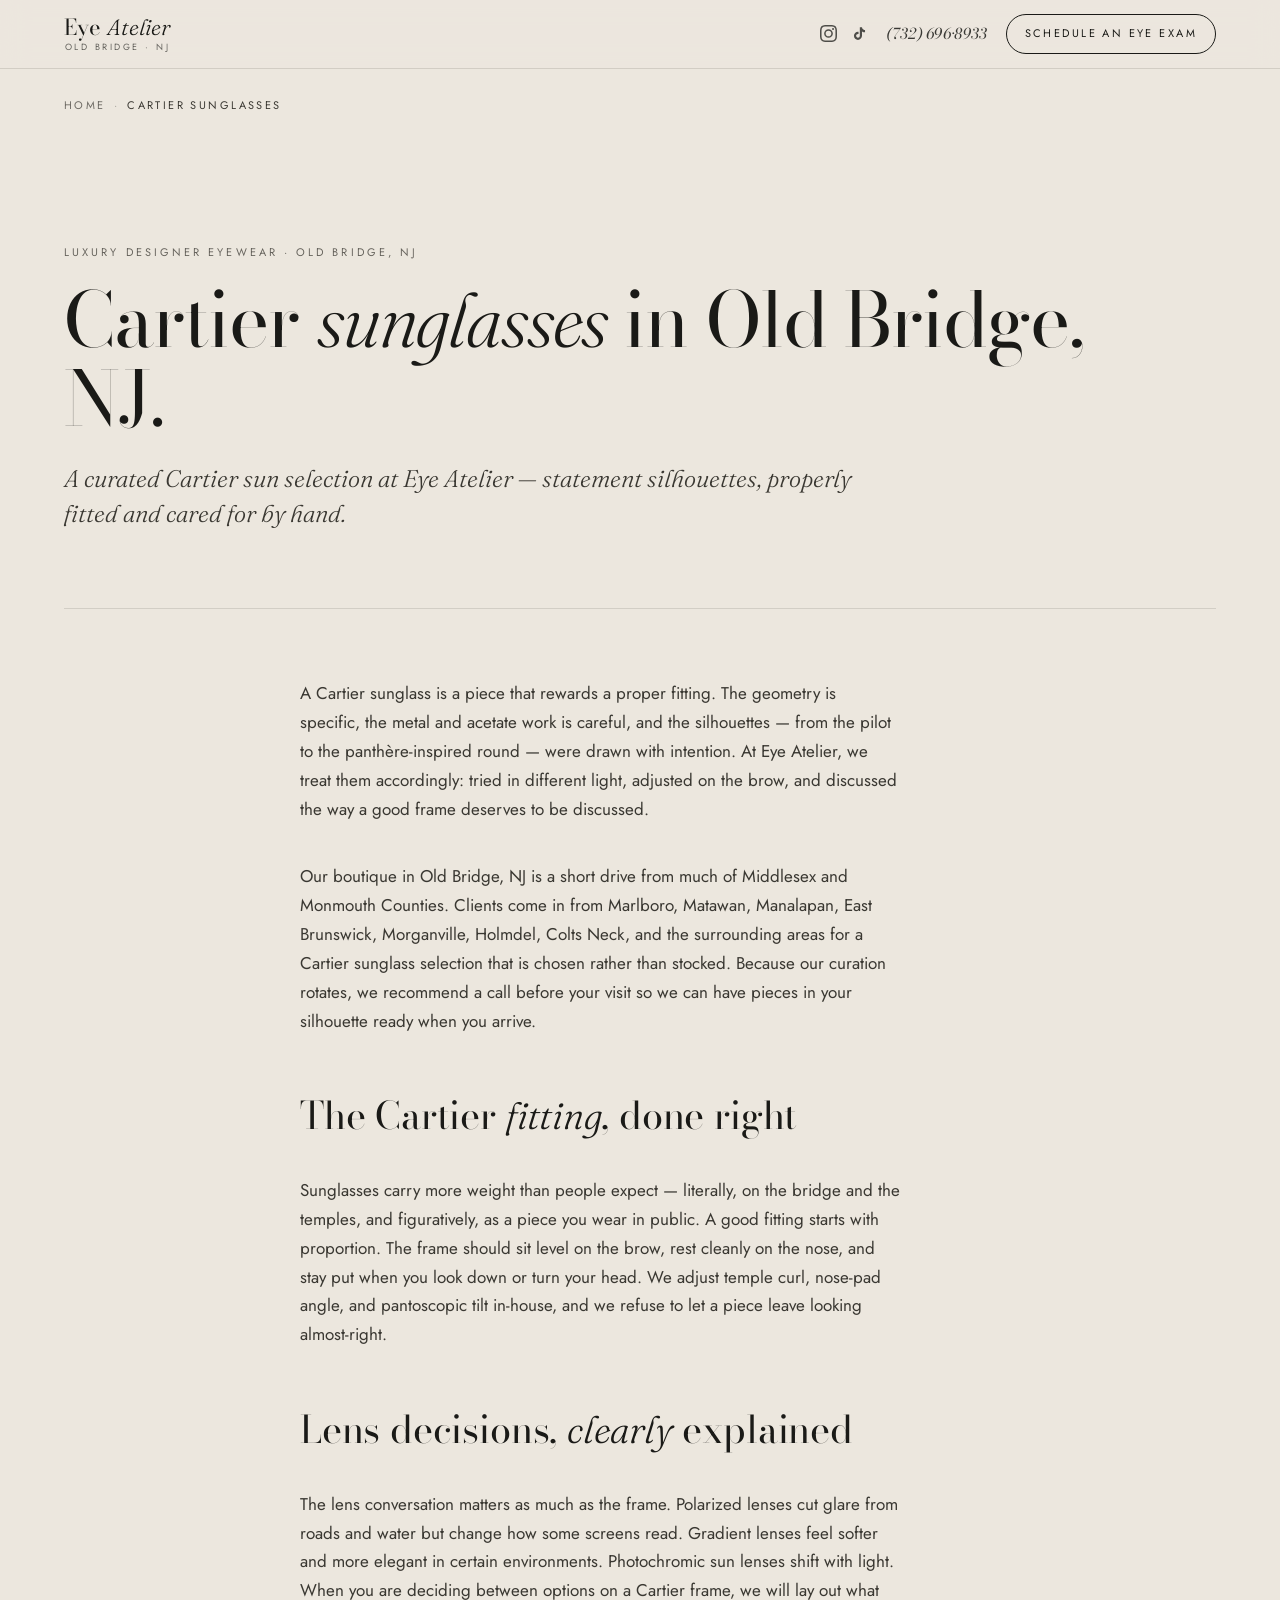
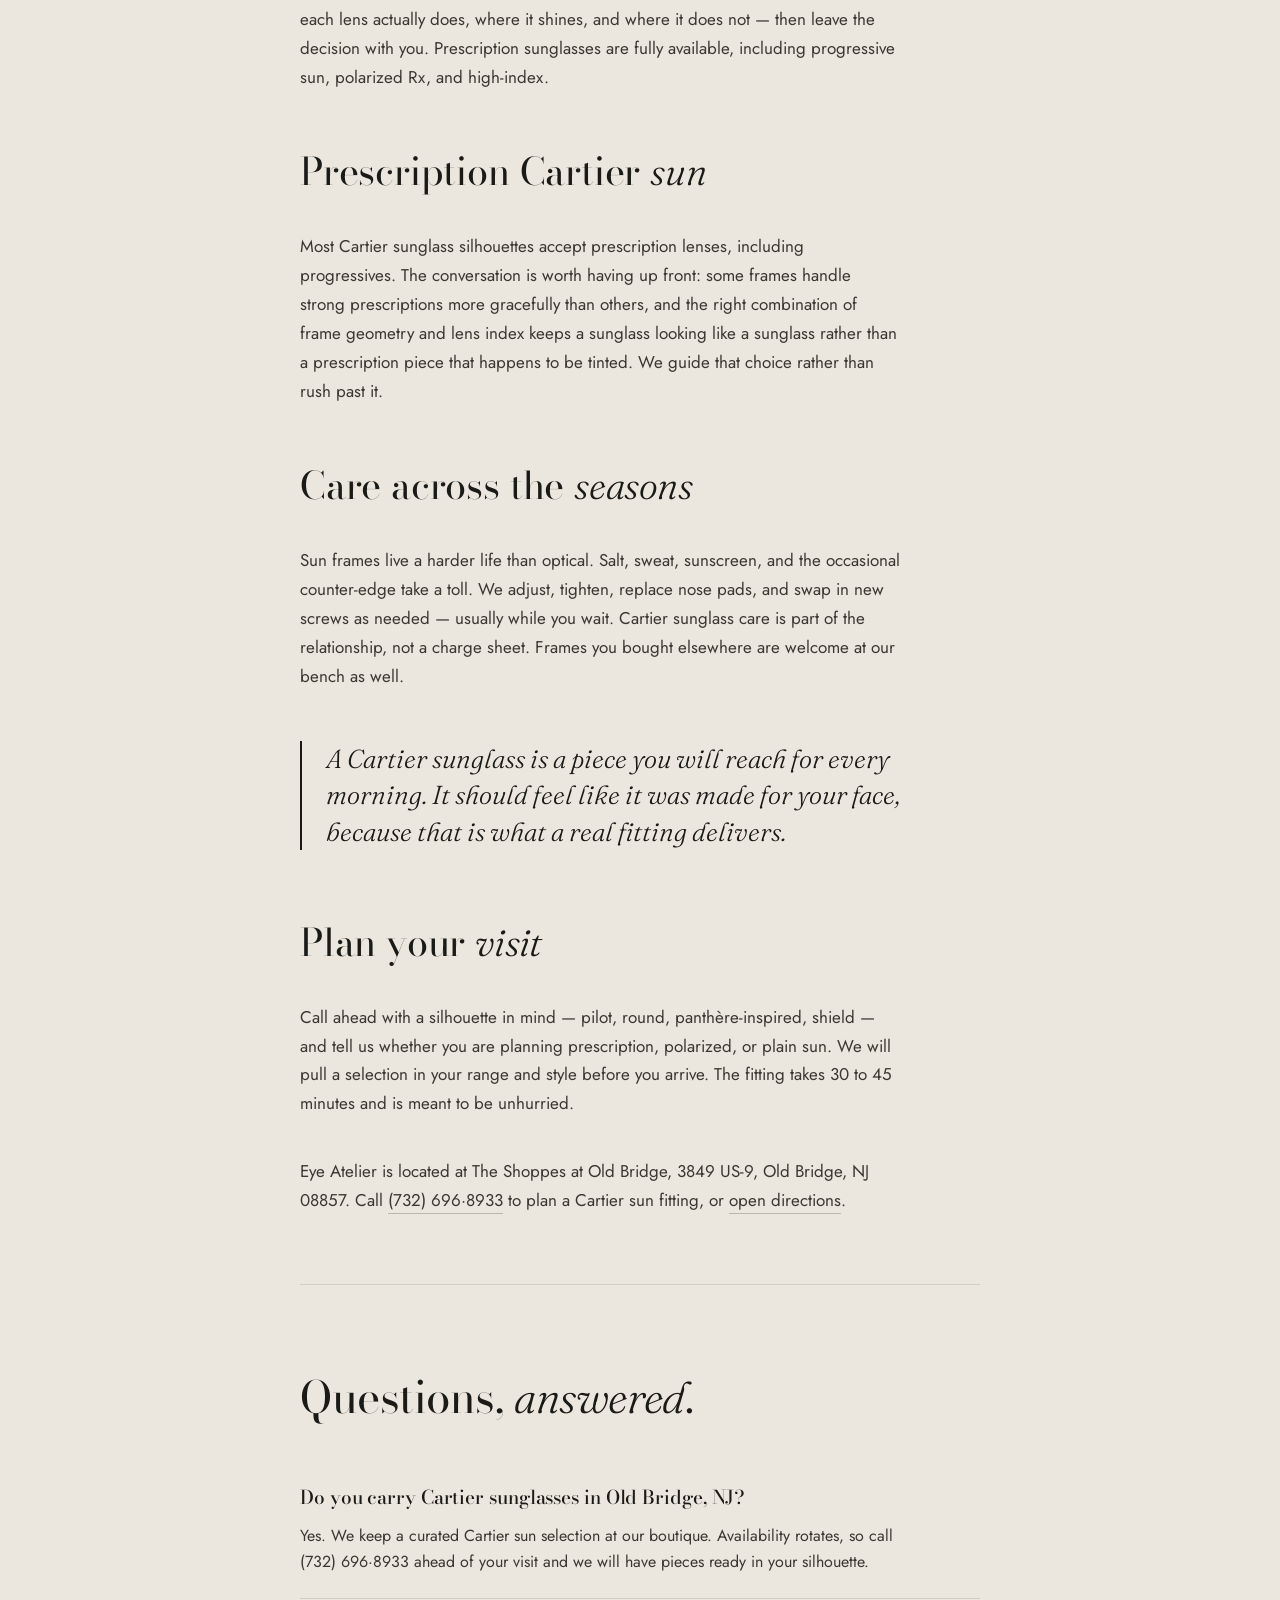
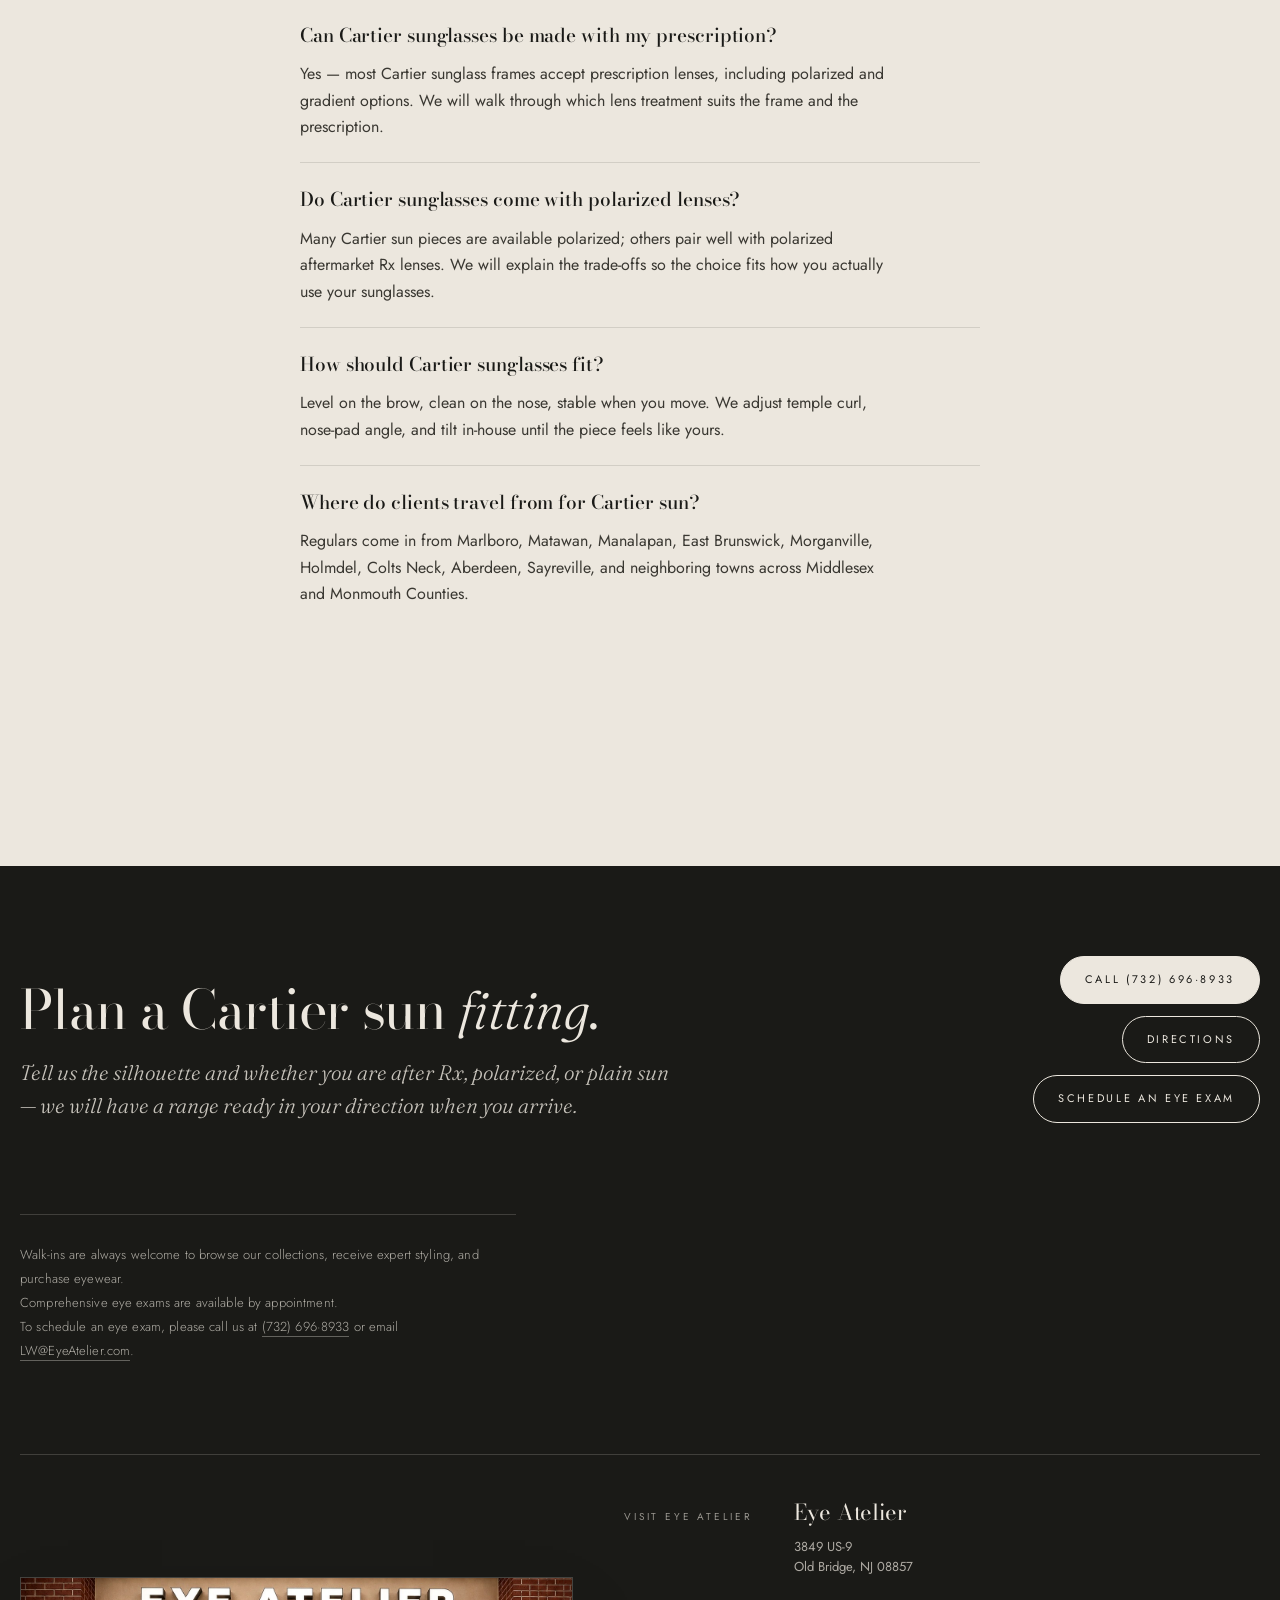
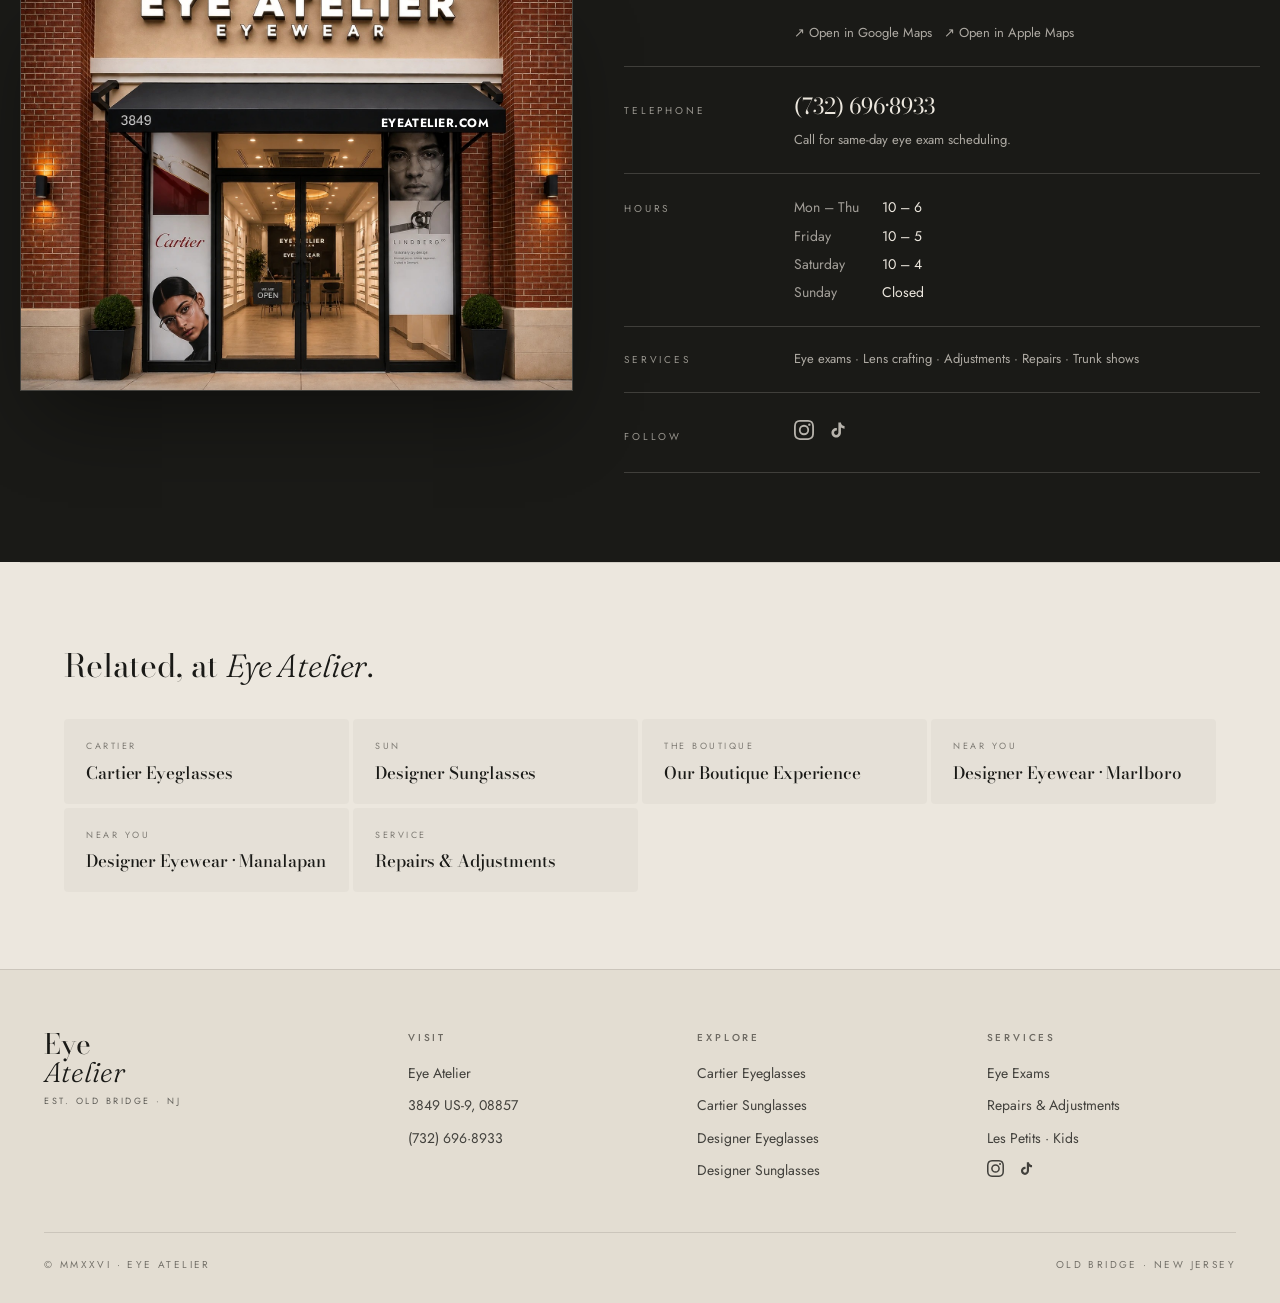
<file: cartier-sunglasses-old-bridge-nj.html>
<!doctype html>
<html lang="en">
<head>
  <!-- Google tag (gtag.js) -->
  <script async src="https://www.googletagmanager.com/gtm.js?id=GTM-K2VDJRJS"></script>
  <script>
    window.dataLayer = window.dataLayer || [];
    function gtag(){dataLayer.push(arguments);}
    gtag('js', new Date());
  </script>
<meta charset="utf-8">
<meta name="viewport" content="width=device-width,initial-scale=1">
<title>Cartier Sunglasses in Old Bridge, NJ | Eye Atelier</title>
<meta name="description" content="Cartier sunglasses at Eye Atelier — a luxury optical boutique in Old Bridge, NJ. Curated Cartier sun selection, personalized fitting, unhurried service. Call (732) 696-8933.">
<link rel="canonical" href="https://www.eyeatelier.com/cartier-sunglasses-old-bridge-nj">

<meta property="og:type" content="article">
<meta property="og:site_name" content="Eye Atelier">
<meta property="og:title" content="Cartier Sunglasses in Old Bridge, NJ | Eye Atelier">
<meta property="og:description" content="Curated Cartier sunglasses at Eye Atelier — a luxury optical boutique in Old Bridge, NJ.">
<meta property="og:url" content="https://www.eyeatelier.com/cartier-sunglasses-old-bridge-nj">
<meta property="og:image" content="https://www.eyeatelier.com/brand-cartier-oval.png">
<meta name="twitter:card" content="summary_large_image">
<meta name="twitter:title" content="Cartier Sunglasses in Old Bridge, NJ | Eye Atelier">
<meta name="twitter:description" content="Curated Cartier sunglasses at Eye Atelier in Old Bridge, NJ.">
<meta name="twitter:image" content="https://www.eyeatelier.com/brand-cartier-oval.png">
<meta name="theme-color" content="#1a1a17">

<link rel="preconnect" href="https://fonts.googleapis.com">
<link rel="preconnect" href="https://fonts.gstatic.com" crossorigin>
<link href="https://fonts.googleapis.com/css2?family=Bodoni+Moda:ital,opsz,wght@0,6..96,400;0,6..96,500;0,6..96,700;1,6..96,400&family=Jost:wght@300;400;500;600&family=Fraunces:ital,opsz,wght@0,9..144,300;0,9..144,400;1,9..144,300&display=swap" rel="stylesheet">
<link rel="stylesheet" href="/landing.css">

<script type="application/ld+json">
{
  "@context": "https://schema.org",
  "@type": "BreadcrumbList",
  "itemListElement": [
    { "@type": "ListItem", "position": 1, "name": "Home", "item": "https://www.eyeatelier.com/" },
    { "@type": "ListItem", "position": 2, "name": "Cartier Sunglasses in Old Bridge, NJ", "item": "https://www.eyeatelier.com/cartier-sunglasses-old-bridge-nj" }
  ]
}
</script>

<script type="application/ld+json">
{
  "@context": "https://schema.org",
  "@type": "FAQPage",
  "mainEntity": [
    { "@type": "Question", "name": "Do you carry Cartier sunglasses in Old Bridge, NJ?", "acceptedAnswer": { "@type": "Answer", "text": "Yes. Eye Atelier keeps a curated selection of Cartier sunglasses at our boutique in Old Bridge, NJ. Because availability rotates, we suggest calling (732) 696-8933 ahead of your visit so we can prepare pieces in your silhouette and lens preference." } },
    { "@type": "Question", "name": "Can Cartier sunglasses be made with my prescription?", "acceptedAnswer": { "@type": "Answer", "text": "Yes — most Cartier sunglass frames can be fitted with prescription lenses, including polarized and gradient options. We will discuss which lens treatment suits your prescription and the frame geometry." } },
    { "@type": "Question", "name": "Do Cartier sunglasses come with polarized lenses?", "acceptedAnswer": { "@type": "Answer", "text": "Many Cartier sunglass pieces are available with polarized lenses; others pair beautifully with polarized aftermarket Rx lenses. We will walk through the options so the choice fits how you actually use your sunglasses." } },
    { "@type": "Question", "name": "How should Cartier sunglasses fit?", "acceptedAnswer": { "@type": "Answer", "text": "Sun frames should sit level on the brow, rest cleanly on the nose without pinching, and stay put when you move. We adjust temple curl, nose-pad angle, and pantoscopic tilt in-house until the piece feels like yours." } },
    { "@type": "Question", "name": "Where do clients travel from for Cartier sun?", "acceptedAnswer": { "@type": "Answer", "text": "Clients regularly drive to Eye Atelier from Marlboro, Matawan, Manalapan, East Brunswick, Morganville, Holmdel, Colts Neck, Aberdeen, Sayreville, and surrounding towns in Middlesex and Monmouth Counties." } }
  ]
}
</script>
</head>
<body>

<header class="site-header">
  <nav class="site-nav" aria-label="Primary">
    <a href="/" class="wordmark"><span>Eye <em>Atelier</em></span><small>Old Bridge · NJ</small></a>
    <div class="nav-right">
      <span class="social-icons"><a href="https://www.instagram.com/eyeateliereyewear" target="_blank" rel="noopener noreferrer" aria-label="Eye Atelier on Instagram"><svg viewBox="0 0 24 24" fill="currentColor"><path d="M12 2.163c3.204 0 3.584.012 4.85.07 3.252.148 4.771 1.691 4.919 4.919.058 1.265.069 1.645.069 4.849 0 3.205-.012 3.584-.069 4.849-.149 3.225-1.664 4.771-4.919 4.919-1.266.058-1.644.07-4.85.07-3.204 0-3.584-.012-4.849-.07-3.26-.149-4.771-1.699-4.919-4.92-.058-1.265-.07-1.644-.07-4.849 0-3.204.013-3.583.07-4.849.149-3.227 1.664-4.771 4.919-4.919 1.266-.057 1.645-.069 4.849-.069zM12 0C8.741 0 8.332.014 7.052.072 2.695.272.273 2.69.073 7.052.014 8.332 0 8.741 0 12c0 3.259.014 3.668.072 4.948.2 4.358 2.618 6.78 6.98 6.98C8.332 23.986 8.741 24 12 24c3.259 0 3.668-.014 4.948-.072 4.354-.2 6.782-2.618 6.979-6.98.059-1.28.073-1.689.073-4.948 0-3.259-.014-3.667-.072-4.947-.196-4.354-2.617-6.78-6.979-6.98C15.668.014 15.259 0 12 0zm0 5.838a6.162 6.162 0 100 12.324 6.162 6.162 0 000-12.324zM12 16a4 4 0 110-8 4 4 0 010 8zm6.406-11.845a1.44 1.44 0 100 2.881 1.44 1.44 0 000-2.881z"/></svg></a><a href="https://www.tiktok.com/@eye.atelier.eyewe" target="_blank" rel="noopener noreferrer" aria-label="Eye Atelier on TikTok"><svg viewBox="0 0 24 24" fill="currentColor"><path d="M16.6 5.82s.51.5 0 0A4.278 4.278 0 0 1 15.54 3h-3.09v12.4a2.592 2.592 0 0 1-2.59 2.5c-1.42 0-2.6-1.16-2.6-2.6 0-1.72 1.66-3.01 3.37-2.48V9.66c-3.45-.46-6.47 2.22-6.47 5.64 0 3.33 2.76 5.7 5.69 5.7 3.14 0 5.69-2.55 5.69-5.7V9.01a7.35 7.35 0 0 0 4.3 1.38V7.3s-1.88.09-3.24-1.48z"/></svg></a></span>
      <a href="tel:+17326968933" class="nav-phone">(732) 696·8933</a>
      <a href="tel:+17326968933" class="nav-cta js-exam-cta">Schedule an Eye Exam</a>
    </div>
  </nav>
</header>

<nav class="breadcrumb" aria-label="Breadcrumb">
  <a href="/">Home</a><span class="sep">·</span>Cartier Sunglasses
</nav>

<article class="landing">
  <header class="landing-header">
    <p class="eyebrow">Luxury Designer Eyewear · Old Bridge, NJ</p>
    <h1>Cartier <em>sunglasses</em> in Old Bridge, NJ.</h1>
    <p class="lede">A curated Cartier sun selection at Eye Atelier — statement silhouettes, properly fitted and cared for by hand.</p>
  </header>

  <div class="landing-body">
    <p>A Cartier sunglass is a piece that rewards a proper fitting. The geometry is specific, the metal and acetate work is careful, and the silhouettes — from the pilot to the panthère-inspired round — were drawn with intention. At Eye Atelier, we treat them accordingly: tried in different light, adjusted on the brow, and discussed the way a good frame deserves to be discussed.</p>

    <p>Our boutique in Old Bridge, NJ is a short drive from much of Middlesex and Monmouth Counties. Clients come in from Marlboro, Matawan, Manalapan, East Brunswick, Morganville, Holmdel, Colts Neck, and the surrounding areas for a Cartier sunglass selection that is chosen rather than stocked. Because our curation rotates, we recommend a call before your visit so we can have pieces in your silhouette ready when you arrive.</p>

    <h2>The Cartier <em>fitting</em>, done right</h2>
    <p>Sunglasses carry more weight than people expect — literally, on the bridge and the temples, and figuratively, as a piece you wear in public. A good fitting starts with proportion. The frame should sit level on the brow, rest cleanly on the nose, and stay put when you look down or turn your head. We adjust temple curl, nose-pad angle, and pantoscopic tilt in-house, and we refuse to let a piece leave looking almost-right.</p>

    <h2>Lens decisions, <em>clearly</em> explained</h2>
    <p>The lens conversation matters as much as the frame. Polarized lenses cut glare from roads and water but change how some screens read. Gradient lenses feel softer and more elegant in certain environments. Photochromic sun lenses shift with light. When you are deciding between options on a Cartier frame, we will lay out what each lens actually does, where it shines, and where it does not — then leave the decision with you. Prescription sunglasses are fully available, including progressive sun, polarized Rx, and high-index.</p>

    <h2>Prescription Cartier <em>sun</em></h2>
    <p>Most Cartier sunglass silhouettes accept prescription lenses, including progressives. The conversation is worth having up front: some frames handle strong prescriptions more gracefully than others, and the right combination of frame geometry and lens index keeps a sunglass looking like a sunglass rather than a prescription piece that happens to be tinted. We guide that choice rather than rush past it.</p>

    <h2>Care across the <em>seasons</em></h2>
    <p>Sun frames live a harder life than optical. Salt, sweat, sunscreen, and the occasional counter-edge take a toll. We adjust, tighten, replace nose pads, and swap in new screws as needed — usually while you wait. Cartier sunglass care is part of the relationship, not a charge sheet. Frames you bought elsewhere are welcome at our bench as well.</p>

    <blockquote class="pullquote">A Cartier sunglass is a piece you will reach for every morning. It should feel like it was made for your face, because that is what a real fitting delivers.</blockquote>

    <h2>Plan your <em>visit</em></h2>
    <p>Call ahead with a silhouette in mind — pilot, round, panthère-inspired, shield — and tell us whether you are planning prescription, polarized, or plain sun. We will pull a selection in your range and style before you arrive. The fitting takes 30 to 45 minutes and is meant to be unhurried.</p>
    <p>Eye Atelier is located at The Shoppes at Old Bridge, 3849 US-9, Old Bridge, NJ 08857. Call <a href="tel:+17326968933">(732) 696·8933</a> to plan a Cartier sun fitting, or <a href="https://share.google/XbxeWpjPBPiB6ob5s" target="_blank" rel="noopener">open directions</a>.</p>
  </div>

  <section class="faq" id="faq" aria-labelledby="faq-heading">
    <h2 id="faq-heading">Questions, <em>answered</em>.</h2>
    <div class="faq-item">
      <h3>Do you carry Cartier sunglasses in Old Bridge, NJ?</h3>
      <p>Yes. We keep a curated Cartier sun selection at our boutique. Availability rotates, so call (732) 696·8933 ahead of your visit and we will have pieces ready in your silhouette.</p>
    </div>
    <div class="faq-item">
      <h3>Can Cartier sunglasses be made with my prescription?</h3>
      <p>Yes — most Cartier sunglass frames accept prescription lenses, including polarized and gradient options. We will walk through which lens treatment suits the frame and the prescription.</p>
    </div>
    <div class="faq-item">
      <h3>Do Cartier sunglasses come with polarized lenses?</h3>
      <p>Many Cartier sun pieces are available polarized; others pair well with polarized aftermarket Rx lenses. We will explain the trade-offs so the choice fits how you actually use your sunglasses.</p>
    </div>
    <div class="faq-item">
      <h3>How should Cartier sunglasses fit?</h3>
      <p>Level on the brow, clean on the nose, stable when you move. We adjust temple curl, nose-pad angle, and tilt in-house until the piece feels like yours.</p>
    </div>
    <div class="faq-item">
      <h3>Where do clients travel from for Cartier sun?</h3>
      <p>Regulars come in from Marlboro, Matawan, Manalapan, East Brunswick, Morganville, Holmdel, Colts Neck, Aberdeen, Sayreville, and neighboring towns across Middlesex and Monmouth Counties.</p>
    </div>
  </section>
</article>

<section class="cta-band" aria-labelledby="cta-heading">
  <div class="cta-inner">
    <div>
      <h2 id="cta-heading">Plan a Cartier sun <em>fitting</em>.</h2>
      <p>Tell us the silhouette and whether you are after Rx, polarized, or plain sun — we will have a range ready in your direction when you arrive.</p>
    </div>
    <div class="cta-actions">
      <a class="cta-btn primary" href="tel:+17326968933">Call (732) 696·8933</a>
      <a class="cta-btn" href="https://share.google/XbxeWpjPBPiB6ob5s" target="_blank" rel="noopener">Directions</a>
      <a class="cta-btn js-exam-cta" href="tel:+17326968933">Schedule an Eye Exam</a>
    </div>
    <p class="cta-note">Walk-ins are always welcome to browse our collections, receive expert styling, and purchase eyewear.<br>Comprehensive eye exams are available by appointment.<br>To schedule an eye exam, please call us at <a href="tel:+17326968933">(732) 696&middot;8933</a> or email <a href="mailto:LW@EyeAtelier.com">LW@EyeAtelier.com</a>.</p>
    <div class="visit-grid">
      <div class="visit-map">
        <img src="storefront-exterior.jpg" alt="The Eye Atelier storefront, 3849 US-9, Old Bridge, NJ">
        <span class="visit-map-url">eyeatelier.com</span>
      </div>
      <div class="visit-info">
        <div class="info-row">
          <div class="label">Visit Eye Atelier</div>
          <div class="val">Eye Atelier<br><small>3849 US-9<br>Old Bridge, NJ 08857</small><br><small style="margin-top:10px;"><a href="https://www.google.com/maps/search/?api=1&query=Eye+Atelier+Eyewear%2C+3849+US-9%2C+Old+Bridge%2C+NJ+08857" target="_blank" rel="noopener">&#8599; Open in Google Maps</a>&nbsp;&nbsp;&nbsp;<a href="https://maps.apple.com/?q=Eye+Atelier+Eyewear&address=3849+US-9%2C+Old+Bridge%2C+NJ+08857" target="_blank" rel="noopener">&#8599; Open in Apple Maps</a></small></div>
        </div>
        <div class="info-row">
          <div class="label">Telephone</div>
          <div class="val"><a href="tel:+17326968933">(732) 696&middot;8933</a><br><small>Call for same-day eye exam scheduling.</small></div>
        </div>
        <div class="info-row">
          <div class="label">Hours</div>
          <div class="val" style="font-size:15px;">
            <div class="visit-hours">
              <span class="day">Mon &ndash; Thu</span><span>10 &ndash; 6</span>
              <span class="day">Friday</span><span>10 &ndash; 5</span>
              <span class="day">Saturday</span><span>10 &ndash; 4</span>
              <span class="day">Sunday</span><span>Closed</span>
            </div>
          </div>
        </div>
        <div class="info-row">
          <div class="label">Services</div>
          <div class="val" style="font-size:15px;">
            <small style="margin-top:0;">Eye exams &middot; Lens crafting &middot; Adjustments &middot; Repairs &middot; Trunk shows</small>
          </div>
        </div>
        <div class="info-row">
          <div class="label">Follow</div>
          <div class="val">
            <span class="social-icons">
              <a href="https://www.instagram.com/eyeateliereyewear" target="_blank" rel="noopener noreferrer" aria-label="Eye Atelier on Instagram"><svg viewBox="0 0 24 24" fill="currentColor"><path d="M12 2.163c3.204 0 3.584.012 4.85.07 3.252.148 4.771 1.691 4.919 4.919.058 1.265.069 1.645.069 4.849 0 3.205-.012 3.584-.069 4.849-.149 3.225-1.664 4.771-4.919 4.919-1.266.058-1.644.07-4.85.07-3.204 0-3.584-.012-4.849-.07-3.26-.149-4.771-1.699-4.919-4.92-.058-1.265-.07-1.644-.07-4.849 0-3.204.013-3.583.07-4.849.149-3.227 1.664-4.771 4.919-4.919 1.266-.057 1.645-.069 4.849-.069zM12 0C8.741 0 8.332.014 7.052.072 2.695.272.273 2.69.073 7.052.014 8.332 0 8.741 0 12c0 3.259.014 3.668.072 4.948.2 4.358 2.618 6.78 6.98 6.98C8.332 23.986 8.741 24 12 24c3.259 0 3.668-.014 4.948-.072 4.354-.2 6.782-2.618 6.979-6.98.059-1.28.073-1.689.073-4.948 0-3.259-.014-3.667-.072-4.947-.196-4.354-2.617-6.78-6.979-6.98C15.668.014 15.259 0 12 0zm0 5.838a6.162 6.162 0 100 12.324 6.162 6.162 0 000-12.324zM12 16a4 4 0 110-8 4 4 0 010 8zm6.406-11.845a1.44 1.44 0 100 2.881 1.44 1.44 0 000-2.881z"/></svg></a>
              <a href="https://www.tiktok.com/@eye.atelier.eyewe" target="_blank" rel="noopener noreferrer" aria-label="Eye Atelier on TikTok"><svg viewBox="0 0 24 24" fill="currentColor"><path d="M16.6 5.82s.51.5 0 0A4.278 4.278 0 0 1 15.54 3h-3.09v12.4a2.592 2.592 0 0 1-2.59 2.5c-1.42 0-2.6-1.16-2.6-2.6 0-1.72 1.66-3.01 3.37-2.48V9.66c-3.45-.46-6.47 2.22-6.47 5.64 0 3.33 2.76 5.7 5.69 5.7 3.14 0 5.69-2.55 5.69-5.7V9.01a7.35 7.35 0 0 0 4.3 1.38V7.3s-1.88.09-3.24-1.48z"/></svg></a>
            </span>
          </div>
        </div>
      </div>
    </div>
  </div>
</section>

<nav class="related" aria-labelledby="related-heading">
  <h2 id="related-heading">Related, at <em>Eye Atelier</em>.</h2>
  <div class="related-grid">
    <a href="/cartier-eyeglasses-old-bridge-nj" class="related-card"><div class="tag">Cartier</div><h3>Cartier Eyeglasses</h3></a>
    <a href="/designer-sunglasses-old-bridge-nj" class="related-card"><div class="tag">Sun</div><h3>Designer Sunglasses</h3></a>
    <a href="/luxury-optical-boutique-old-bridge-nj" class="related-card"><div class="tag">The Boutique</div><h3>Our Boutique Experience</h3></a>
    <a href="/designer-eyewear-marlboro-nj" class="related-card"><div class="tag">Near You</div><h3>Designer Eyewear · Marlboro</h3></a>
    <a href="/designer-eyewear-manalapan-nj" class="related-card"><div class="tag">Near You</div><h3>Designer Eyewear · Manalapan</h3></a>
    <a href="/eyeglass-repairs-adjustments-old-bridge-nj" class="related-card"><div class="tag">Service</div><h3>Repairs &amp; Adjustments</h3></a>
  </div>
</nav>

<footer class="site-footer">
  <div class="foot-inner">
    <div><div class="foot-mark">Eye <em>Atelier</em><small>Est. Old Bridge · NJ</small></div></div>
    <div class="foot-col">
      <h5>Visit</h5>
      <a href="https://www.google.com/maps/search/?api=1&query=Eye+Atelier+Eyewear%2C+3849+US-9%2C+Old+Bridge%2C+NJ+08857" target="_blank" rel="noopener">Eye Atelier</a>
      <a href="https://www.google.com/maps/search/?api=1&query=Eye+Atelier+Eyewear%2C+3849+US-9%2C+Old+Bridge%2C+NJ+08857" target="_blank" rel="noopener">3849 US-9, 08857</a>
      <a href="tel:+17326968933">(732) 696·8933</a>
    </div>
    <div class="foot-col">
      <h5>Explore</h5>
      <a href="/cartier-eyeglasses-old-bridge-nj">Cartier Eyeglasses</a>
      <a href="/cartier-sunglasses-old-bridge-nj">Cartier Sunglasses</a>
      <a href="/designer-eyeglasses-old-bridge-nj">Designer Eyeglasses</a>
      <a href="/designer-sunglasses-old-bridge-nj">Designer Sunglasses</a>
    </div>
    <div class="foot-col">
      <h5>Services</h5>
      <a href="/eye-exams-old-bridge-nj">Eye Exams</a>
      <a href="/eyeglass-repairs-adjustments-old-bridge-nj">Repairs &amp; Adjustments</a>
      <a href="/kids-glasses-old-bridge-nj">Les Petits · Kids</a>
      <span class="social-icons"><a href="https://www.instagram.com/eyeateliereyewear" target="_blank" rel="noopener noreferrer" aria-label="Eye Atelier on Instagram"><svg viewBox="0 0 24 24" fill="currentColor"><path d="M12 2.163c3.204 0 3.584.012 4.85.07 3.252.148 4.771 1.691 4.919 4.919.058 1.265.069 1.645.069 4.849 0 3.205-.012 3.584-.069 4.849-.149 3.225-1.664 4.771-4.919 4.919-1.266.058-1.644.07-4.85.07-3.204 0-3.584-.012-4.849-.07-3.26-.149-4.771-1.699-4.919-4.92-.058-1.265-.07-1.644-.07-4.849 0-3.204.013-3.583.07-4.849.149-3.227 1.664-4.771 4.919-4.919 1.266-.057 1.645-.069 4.849-.069zM12 0C8.741 0 8.332.014 7.052.072 2.695.272.273 2.69.073 7.052.014 8.332 0 8.741 0 12c0 3.259.014 3.668.072 4.948.2 4.358 2.618 6.78 6.98 6.98C8.332 23.986 8.741 24 12 24c3.259 0 3.668-.014 4.948-.072 4.354-.2 6.782-2.618 6.979-6.98.059-1.28.073-1.689.073-4.948 0-3.259-.014-3.667-.072-4.947-.196-4.354-2.617-6.78-6.979-6.98C15.668.014 15.259 0 12 0zm0 5.838a6.162 6.162 0 100 12.324 6.162 6.162 0 000-12.324zM12 16a4 4 0 110-8 4 4 0 010 8zm6.406-11.845a1.44 1.44 0 100 2.881 1.44 1.44 0 000-2.881z"/></svg></a><a href="https://www.tiktok.com/@eye.atelier.eyewe" target="_blank" rel="noopener noreferrer" aria-label="Eye Atelier on TikTok"><svg viewBox="0 0 24 24" fill="currentColor"><path d="M16.6 5.82s.51.5 0 0A4.278 4.278 0 0 1 15.54 3h-3.09v12.4a2.592 2.592 0 0 1-2.59 2.5c-1.42 0-2.6-1.16-2.6-2.6 0-1.72 1.66-3.01 3.37-2.48V9.66c-3.45-.46-6.47 2.22-6.47 5.64 0 3.33 2.76 5.7 5.69 5.7 3.14 0 5.69-2.55 5.69-5.7V9.01a7.35 7.35 0 0 0 4.3 1.38V7.3s-1.88.09-3.24-1.48z"/></svg></a></span>
    </div>
  </div>
  <div class="foot-bottom">
    <span>© MMXXVI · Eye Atelier</span>
    <span>Old Bridge · New Jersey</span>
  </div>
</footer>

<div class="mobile-sticky" aria-hidden="true">
  <a href="tel:+17326968933" class="ms-call">Call</a>
  <a href="tel:+17326968933" class="ms-book js-exam-cta">Schedule an Eye Exam</a>
</div>

<div class="exam-modal-overlay" id="examModalOverlay" hidden>
  <div class="exam-modal" role="dialog" aria-modal="true" aria-labelledby="examModalTitle">
    <button type="button" class="exam-modal-close" id="examModalClose" aria-label="Close">&times;</button>
    <h2 id="examModalTitle">Schedule an Eye Exam</h2>
    <p class="exam-modal-text">Choose the easiest way to schedule your comprehensive eye exam with our optometrist.</p>
    <div class="exam-modal-actions">
      <a class="exam-modal-btn primary" href="tel:+17326968933">Call (732) 696&middot;8933</a>
      <a class="exam-modal-btn" href="mailto:LW@EyeAtelier.com">Email LW@EyeAtelier.com</a>
    </div>
    <p class="exam-modal-secondary">Prefer to use another device? Call <a href="tel:+17326968933">(732) 696&middot;8933</a> or email <a href="mailto:LW@EyeAtelier.com">LW@EyeAtelier.com</a>.</p>
    <p class="exam-modal-note">Walk-ins are always welcome for eyewear shopping, styling, adjustments, and repairs. Eye exam appointments are only needed to see our optometrist.</p>
  </div>
</div>
<script>
(function(){
  var overlay = document.getElementById('examModalOverlay');
  if (!overlay) return;
  var modal = overlay.querySelector('.exam-modal');
  var closeBtn = document.getElementById('examModalClose');
  var lastFocused = null;

  function openModal(e){
    if (e) e.preventDefault();
    lastFocused = document.activeElement;
    overlay.hidden = false;
    document.body.style.overflow = 'hidden';
    closeBtn.focus();
  }
  function closeModal(){
    overlay.hidden = true;
    document.body.style.overflow = '';
    if (lastFocused && lastFocused.focus) lastFocused.focus();
  }
  document.querySelectorAll('.js-exam-cta').forEach(function(el){
    el.addEventListener('click', openModal);
  });
  closeBtn.addEventListener('click', closeModal);
  overlay.addEventListener('click', function(e){
    if (e.target === overlay) closeModal();
  });
  modal.addEventListener('click', function(e){
    e.stopPropagation();
  });
  document.addEventListener('keydown', function(e){
    if (e.key === 'Escape' && !overlay.hidden) closeModal();
  });
  modal.addEventListener('keydown', function(e){
    if (e.key !== 'Tab') return;
    var focusable = modal.querySelectorAll('a[href], button');
    if (!focusable.length) return;
    var first = focusable[0], last = focusable[focusable.length - 1];
    if (e.shiftKey && document.activeElement === first) { e.preventDefault(); last.focus(); }
    else if (!e.shiftKey && document.activeElement === last) { e.preventDefault(); first.focus(); }
  });
})();
</script>

</body>
</html>
</file>
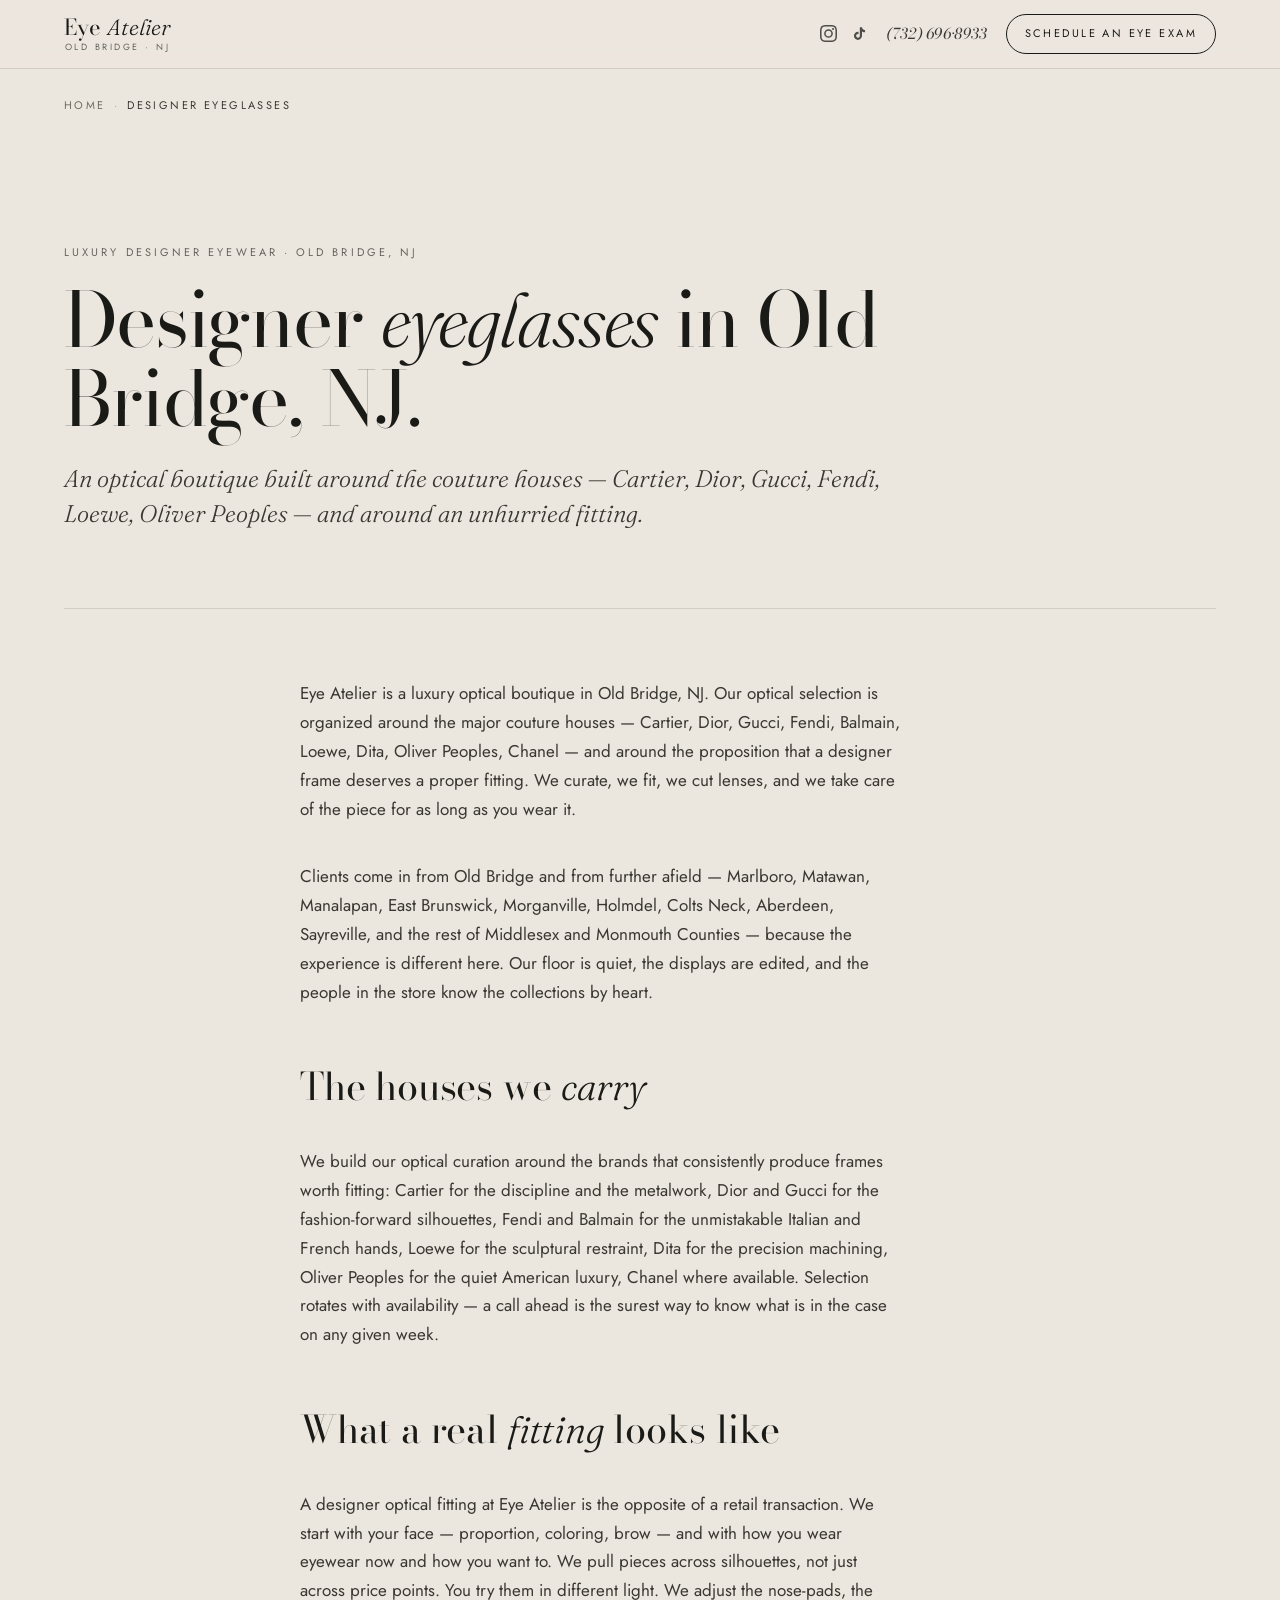
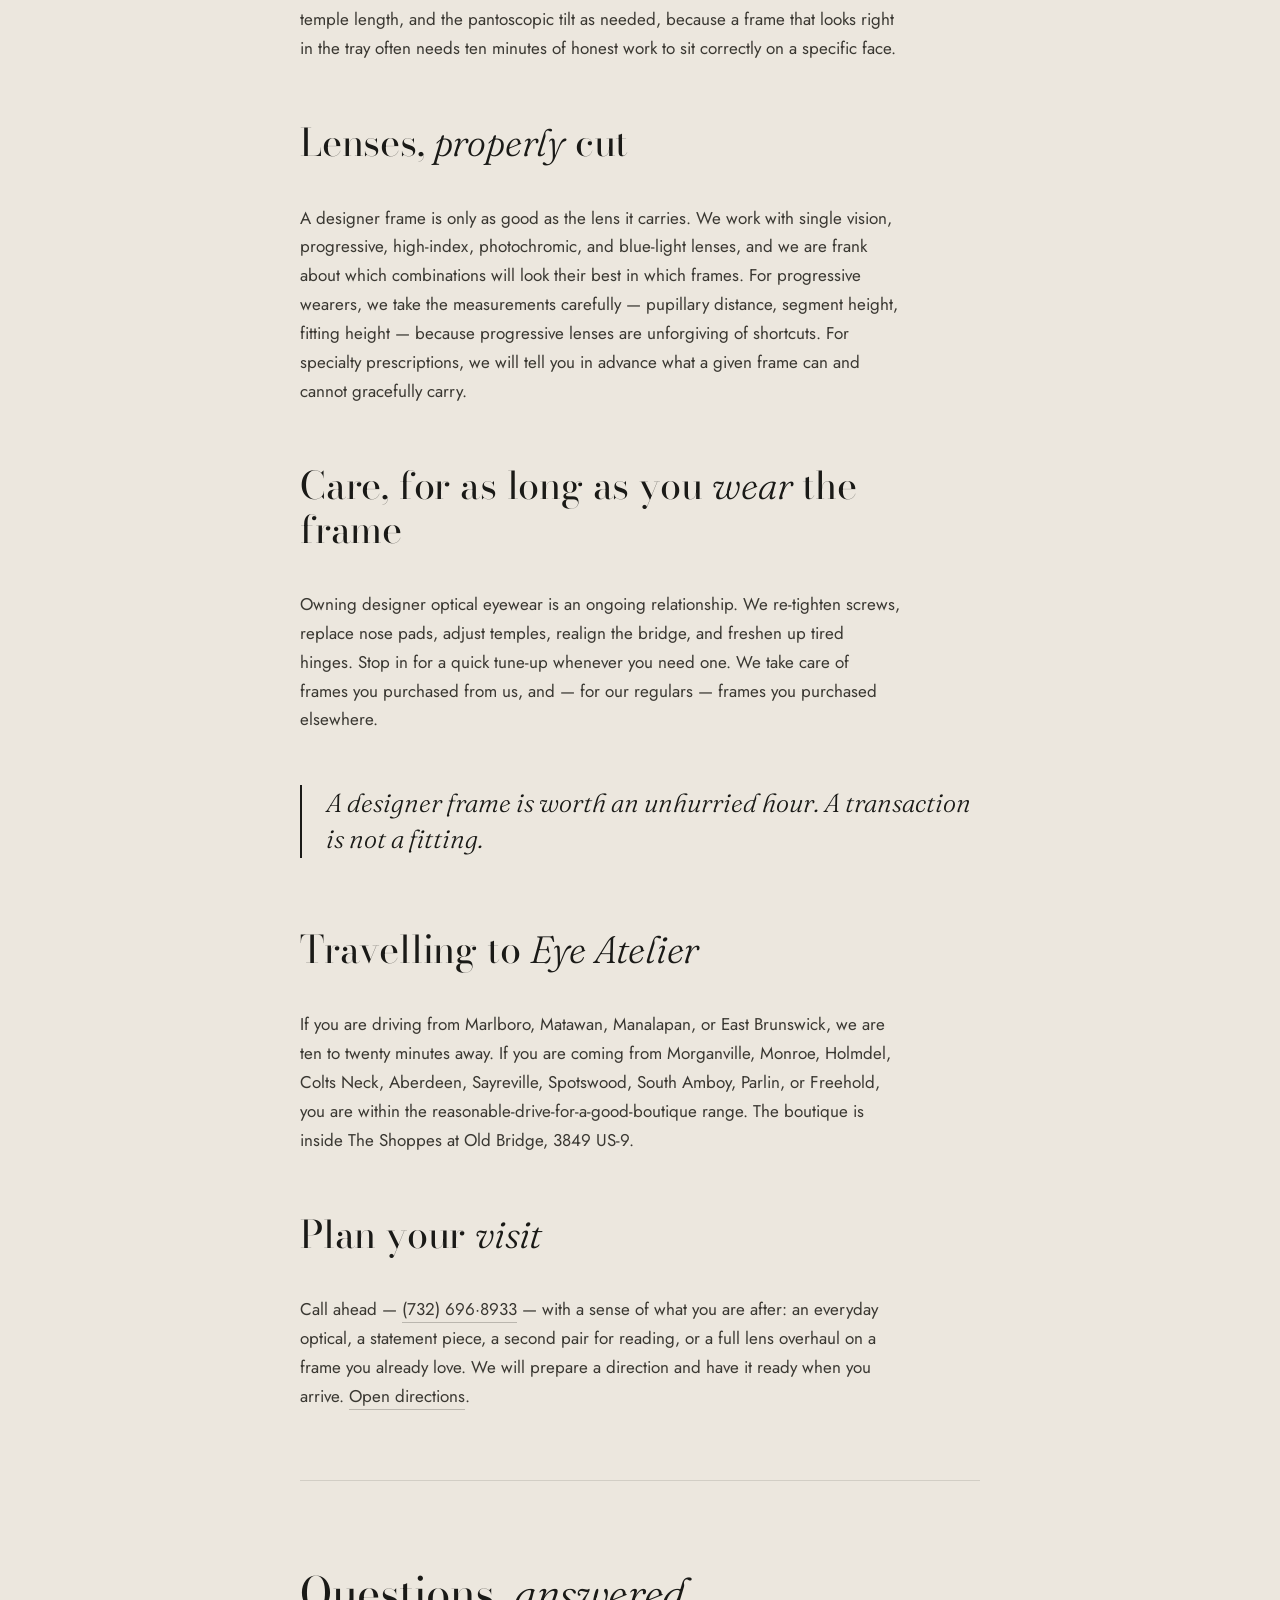
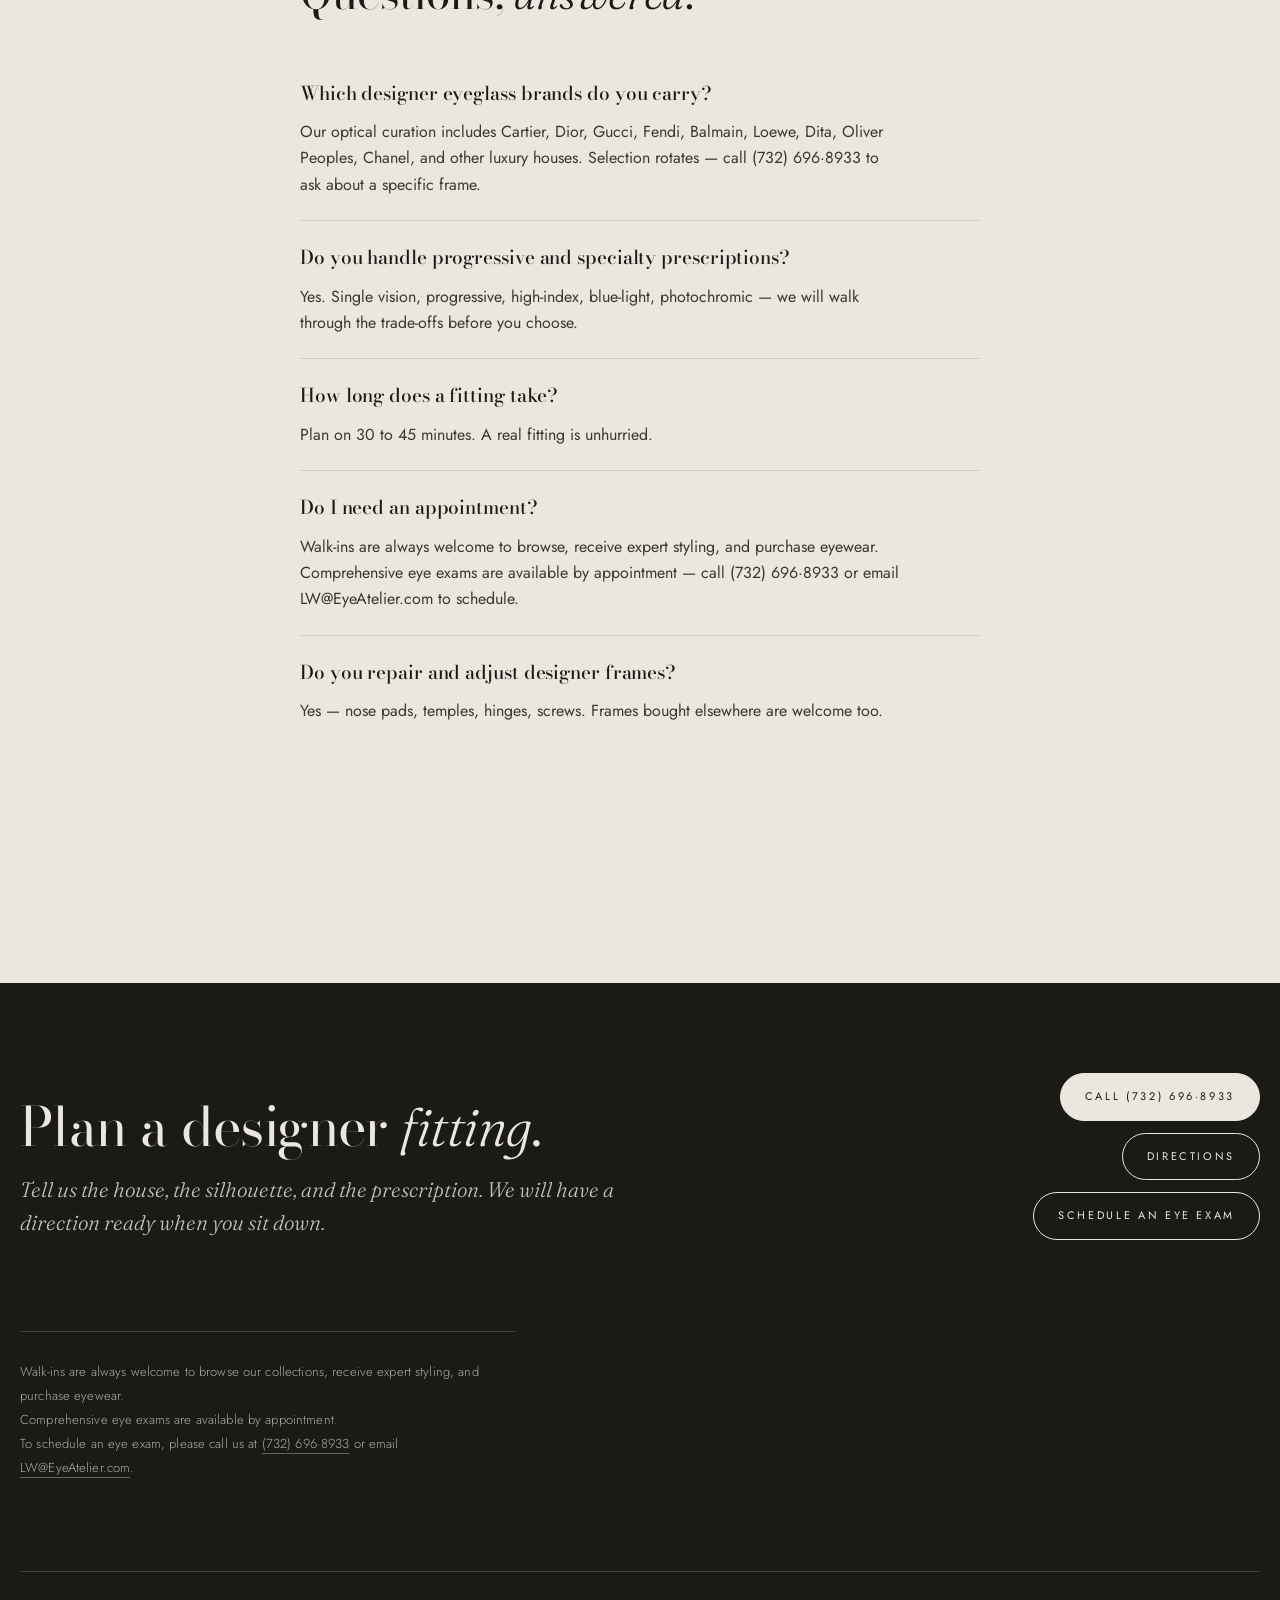
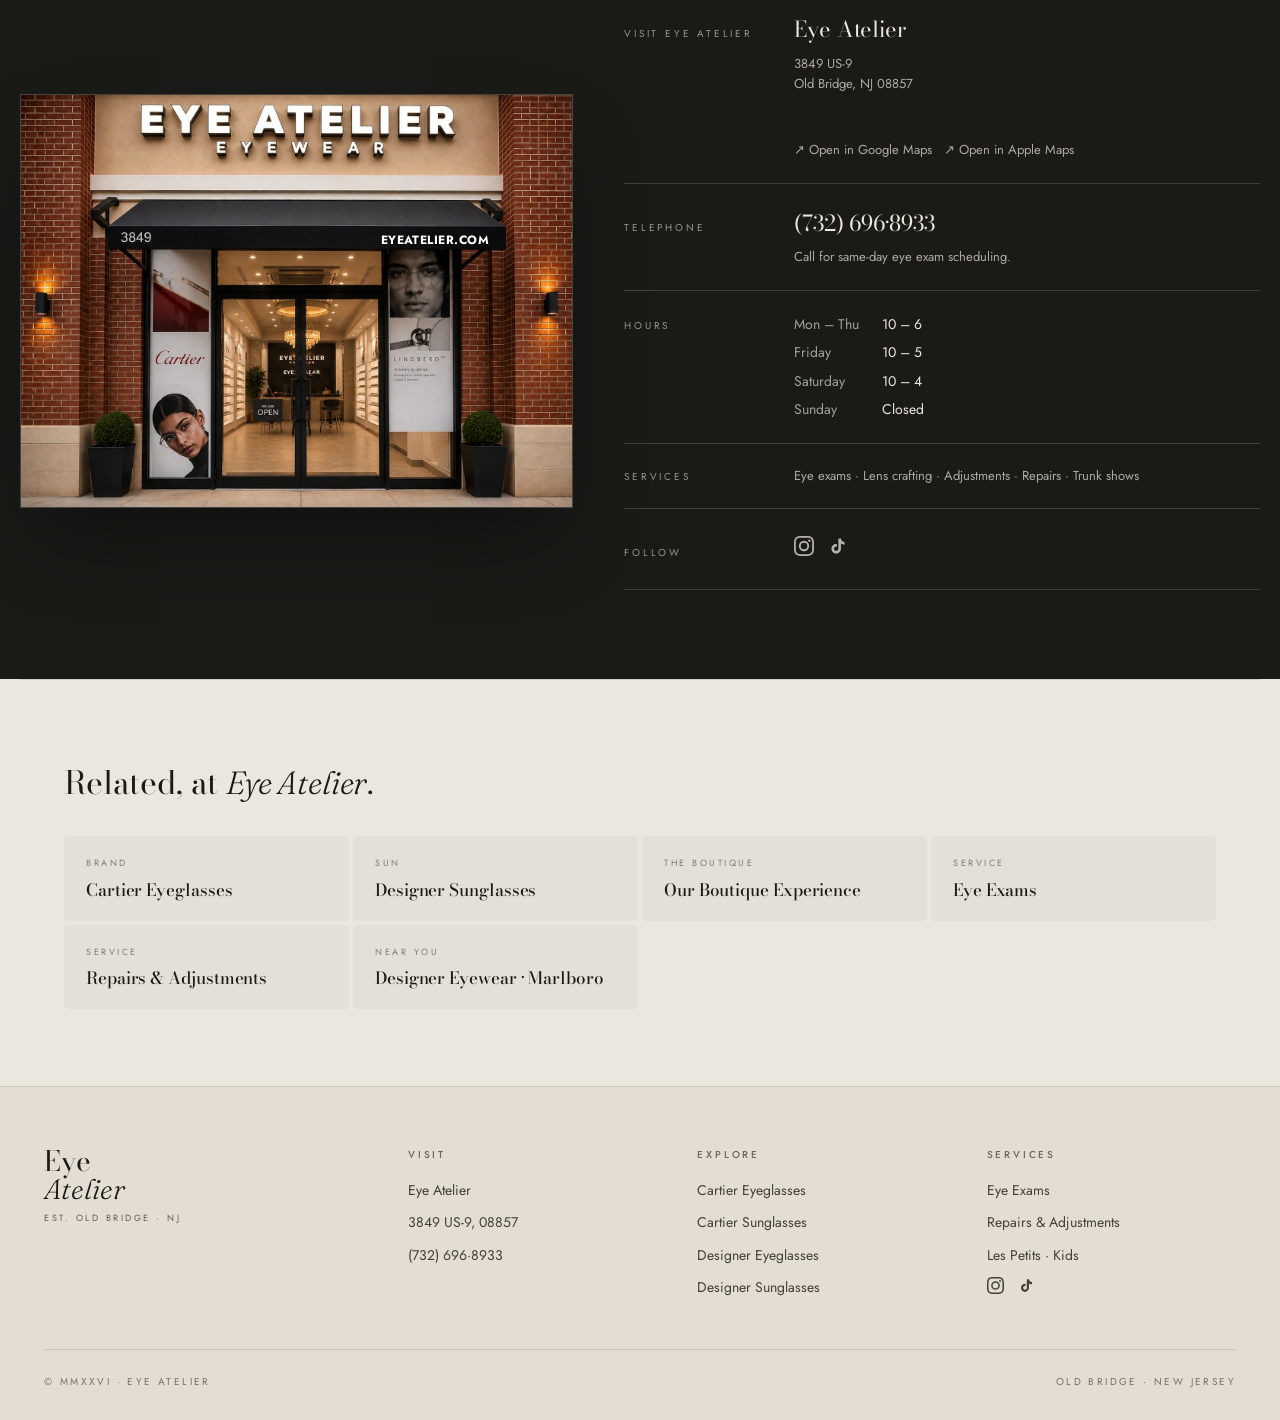
<file: designer-eyeglasses-old-bridge-nj.html>
<!doctype html>
<html lang="en">
<head>
  <!-- Google tag (gtag.js) -->
  <script async src="https://www.googletagmanager.com/gtm.js?id=GTM-K2VDJRJS"></script>
  <script>
    window.dataLayer = window.dataLayer || [];
    function gtag(){dataLayer.push(arguments);}
    gtag('js', new Date());
  </script>
<meta charset="utf-8">
<meta name="viewport" content="width=device-width,initial-scale=1">
<title>Designer Eyeglasses in Old Bridge, NJ | Eye Atelier</title>
<meta name="description" content="Designer eyeglasses at Eye Atelier — a luxury optical boutique in Old Bridge, NJ. Cartier, Dior, Gucci, Fendi, Loewe, Oliver Peoples and more, fitted by hand. (732) 696-8933.">
<link rel="canonical" href="https://www.eyeatelier.com/designer-eyeglasses-old-bridge-nj">

<meta property="og:type" content="article">
<meta property="og:site_name" content="Eye Atelier">
<meta property="og:title" content="Designer Eyeglasses in Old Bridge, NJ | Eye Atelier">
<meta property="og:description" content="Designer optical eyewear from the major couture houses, curated and fitted by hand at our Old Bridge, NJ boutique.">
<meta property="og:url" content="https://www.eyeatelier.com/designer-eyeglasses-old-bridge-nj">
<meta property="og:image" content="https://www.eyeatelier.com/store-displays.jpeg">
<meta name="twitter:card" content="summary_large_image">
<meta name="twitter:title" content="Designer Eyeglasses in Old Bridge, NJ | Eye Atelier">
<meta name="twitter:description" content="Designer optical eyewear from the major couture houses — curated and fitted in Old Bridge, NJ.">
<meta name="twitter:image" content="https://www.eyeatelier.com/store-displays.jpeg">
<meta name="theme-color" content="#1a1a17">

<link rel="preconnect" href="https://fonts.googleapis.com">
<link rel="preconnect" href="https://fonts.gstatic.com" crossorigin>
<link href="https://fonts.googleapis.com/css2?family=Bodoni+Moda:ital,opsz,wght@0,6..96,400;0,6..96,500;0,6..96,700;1,6..96,400&family=Jost:wght@300;400;500;600&family=Fraunces:ital,opsz,wght@0,9..144,300;0,9..144,400;1,9..144,300&display=swap" rel="stylesheet">
<link rel="stylesheet" href="/landing.css">

<script type="application/ld+json">
{
  "@context": "https://schema.org",
  "@type": "BreadcrumbList",
  "itemListElement": [
    { "@type": "ListItem", "position": 1, "name": "Home", "item": "https://www.eyeatelier.com/" },
    { "@type": "ListItem", "position": 2, "name": "Designer Eyeglasses in Old Bridge, NJ", "item": "https://www.eyeatelier.com/designer-eyeglasses-old-bridge-nj" }
  ]
}
</script>

<script type="application/ld+json">
{
  "@context": "https://schema.org",
  "@type": "FAQPage",
  "mainEntity": [
    { "@type": "Question", "name": "Which designer eyeglass brands do you carry?", "acceptedAnswer": { "@type": "Answer", "text": "Our optical curation includes Cartier, Dior, Gucci, Fendi, Balmain, Loewe, Dita, Oliver Peoples, Chanel, and other luxury houses. Because the selection is curated, it rotates — call (732) 696-8933 to ask about a specific frame." } },
    { "@type": "Question", "name": "Do you handle progressive and specialty prescriptions?", "acceptedAnswer": { "@type": "Answer", "text": "Yes — we work with single vision, progressive, high-index, blue-light, and specialty photochromic lenses, and we take the time to explain the trade-offs before you choose." } },
    { "@type": "Question", "name": "How long does a designer eyeglass fitting take?", "acceptedAnswer": { "@type": "Answer", "text": "Plan on 30 to 45 minutes. A real fitting is unhurried: several silhouettes, different light, and proper adjustments before you decide." } },
    { "@type": "Question", "name": "Do I need an appointment?", "acceptedAnswer": { "@type": "Answer", "text": "Walk-ins are always welcome to browse, receive expert styling, and purchase eyewear. Comprehensive eye exams are available by appointment — call (732) 696-8933 or email LW@EyeAtelier.com to schedule." } }
  ]
}
</script>
</head>
<body>

<header class="site-header">
  <nav class="site-nav" aria-label="Primary">
    <a href="/" class="wordmark"><span>Eye <em>Atelier</em></span><small>Old Bridge · NJ</small></a>
    <div class="nav-right">
      <span class="social-icons"><a href="https://www.instagram.com/eyeateliereyewear" target="_blank" rel="noopener noreferrer" aria-label="Eye Atelier on Instagram"><svg viewBox="0 0 24 24" fill="currentColor"><path d="M12 2.163c3.204 0 3.584.012 4.85.07 3.252.148 4.771 1.691 4.919 4.919.058 1.265.069 1.645.069 4.849 0 3.205-.012 3.584-.069 4.849-.149 3.225-1.664 4.771-4.919 4.919-1.266.058-1.644.07-4.85.07-3.204 0-3.584-.012-4.849-.07-3.26-.149-4.771-1.699-4.919-4.92-.058-1.265-.07-1.644-.07-4.849 0-3.204.013-3.583.07-4.849.149-3.227 1.664-4.771 4.919-4.919 1.266-.057 1.645-.069 4.849-.069zM12 0C8.741 0 8.332.014 7.052.072 2.695.272.273 2.69.073 7.052.014 8.332 0 8.741 0 12c0 3.259.014 3.668.072 4.948.2 4.358 2.618 6.78 6.98 6.98C8.332 23.986 8.741 24 12 24c3.259 0 3.668-.014 4.948-.072 4.354-.2 6.782-2.618 6.979-6.98.059-1.28.073-1.689.073-4.948 0-3.259-.014-3.667-.072-4.947-.196-4.354-2.617-6.78-6.979-6.98C15.668.014 15.259 0 12 0zm0 5.838a6.162 6.162 0 100 12.324 6.162 6.162 0 000-12.324zM12 16a4 4 0 110-8 4 4 0 010 8zm6.406-11.845a1.44 1.44 0 100 2.881 1.44 1.44 0 000-2.881z"/></svg></a><a href="https://www.tiktok.com/@eye.atelier.eyewe" target="_blank" rel="noopener noreferrer" aria-label="Eye Atelier on TikTok"><svg viewBox="0 0 24 24" fill="currentColor"><path d="M16.6 5.82s.51.5 0 0A4.278 4.278 0 0 1 15.54 3h-3.09v12.4a2.592 2.592 0 0 1-2.59 2.5c-1.42 0-2.6-1.16-2.6-2.6 0-1.72 1.66-3.01 3.37-2.48V9.66c-3.45-.46-6.47 2.22-6.47 5.64 0 3.33 2.76 5.7 5.69 5.7 3.14 0 5.69-2.55 5.69-5.7V9.01a7.35 7.35 0 0 0 4.3 1.38V7.3s-1.88.09-3.24-1.48z"/></svg></a></span>
      <a href="tel:+17326968933" class="nav-phone">(732) 696·8933</a>
      <a href="tel:+17326968933" class="nav-cta js-exam-cta">Schedule an Eye Exam</a>
    </div>
  </nav>
</header>

<nav class="breadcrumb" aria-label="Breadcrumb">
  <a href="/">Home</a><span class="sep">·</span>Designer Eyeglasses
</nav>

<article class="landing">
  <header class="landing-header">
    <p class="eyebrow">Luxury Designer Eyewear · Old Bridge, NJ</p>
    <h1>Designer <em>eyeglasses</em> in Old Bridge, NJ.</h1>
    <p class="lede">An optical boutique built around the couture houses — Cartier, Dior, Gucci, Fendi, Loewe, Oliver Peoples — and around an unhurried fitting.</p>
  </header>

  <div class="landing-body">
    <p>Eye Atelier is a luxury optical boutique in Old Bridge, NJ. Our optical selection is organized around the major couture houses — Cartier, Dior, Gucci, Fendi, Balmain, Loewe, Dita, Oliver Peoples, Chanel — and around the proposition that a designer frame deserves a proper fitting. We curate, we fit, we cut lenses, and we take care of the piece for as long as you wear it.</p>

    <p>Clients come in from Old Bridge and from further afield — Marlboro, Matawan, Manalapan, East Brunswick, Morganville, Holmdel, Colts Neck, Aberdeen, Sayreville, and the rest of Middlesex and Monmouth Counties — because the experience is different here. Our floor is quiet, the displays are edited, and the people in the store know the collections by heart.</p>

    <h2>The houses we <em>carry</em></h2>
    <p>We build our optical curation around the brands that consistently produce frames worth fitting: Cartier for the discipline and the metalwork, Dior and Gucci for the fashion-forward silhouettes, Fendi and Balmain for the unmistakable Italian and French hands, Loewe for the sculptural restraint, Dita for the precision machining, Oliver Peoples for the quiet American luxury, Chanel where available. Selection rotates with availability — a call ahead is the surest way to know what is in the case on any given week.</p>

    <h2>What a real <em>fitting</em> looks like</h2>
    <p>A designer optical fitting at Eye Atelier is the opposite of a retail transaction. We start with your face — proportion, coloring, brow — and with how you wear eyewear now and how you want to. We pull pieces across silhouettes, not just across price points. You try them in different light. We adjust the nose-pads, the temple length, and the pantoscopic tilt as needed, because a frame that looks right in the tray often needs ten minutes of honest work to sit correctly on a specific face.</p>

    <h2>Lenses, <em>properly</em> cut</h2>
    <p>A designer frame is only as good as the lens it carries. We work with single vision, progressive, high-index, photochromic, and blue-light lenses, and we are frank about which combinations will look their best in which frames. For progressive wearers, we take the measurements carefully — pupillary distance, segment height, fitting height — because progressive lenses are unforgiving of shortcuts. For specialty prescriptions, we will tell you in advance what a given frame can and cannot gracefully carry.</p>

    <h2>Care, for as long as you <em>wear</em> the frame</h2>
    <p>Owning designer optical eyewear is an ongoing relationship. We re-tighten screws, replace nose pads, adjust temples, realign the bridge, and freshen up tired hinges. Stop in for a quick tune-up whenever you need one. We take care of frames you purchased from us, and — for our regulars — frames you purchased elsewhere.</p>

    <blockquote class="pullquote">A designer frame is worth an unhurried hour. A transaction is not a fitting.</blockquote>

    <h2>Travelling to <em>Eye Atelier</em></h2>
    <p>If you are driving from Marlboro, Matawan, Manalapan, or East Brunswick, we are ten to twenty minutes away. If you are coming from Morganville, Monroe, Holmdel, Colts Neck, Aberdeen, Sayreville, Spotswood, South Amboy, Parlin, or Freehold, you are within the reasonable-drive-for-a-good-boutique range. The boutique is inside The Shoppes at Old Bridge, 3849 US-9.</p>

    <h2>Plan your <em>visit</em></h2>
    <p>Call ahead — <a href="tel:+17326968933">(732) 696·8933</a> — with a sense of what you are after: an everyday optical, a statement piece, a second pair for reading, or a full lens overhaul on a frame you already love. We will prepare a direction and have it ready when you arrive. <a href="https://share.google/XbxeWpjPBPiB6ob5s" target="_blank" rel="noopener">Open directions</a>.</p>
  </div>

  <section class="faq" id="faq" aria-labelledby="faq-heading">
    <h2 id="faq-heading">Questions, <em>answered</em>.</h2>
    <div class="faq-item">
      <h3>Which designer eyeglass brands do you carry?</h3>
      <p>Our optical curation includes Cartier, Dior, Gucci, Fendi, Balmain, Loewe, Dita, Oliver Peoples, Chanel, and other luxury houses. Selection rotates — call (732) 696·8933 to ask about a specific frame.</p>
    </div>
    <div class="faq-item">
      <h3>Do you handle progressive and specialty prescriptions?</h3>
      <p>Yes. Single vision, progressive, high-index, blue-light, photochromic — we will walk through the trade-offs before you choose.</p>
    </div>
    <div class="faq-item">
      <h3>How long does a fitting take?</h3>
      <p>Plan on 30 to 45 minutes. A real fitting is unhurried.</p>
    </div>
    <div class="faq-item">
      <h3>Do I need an appointment?</h3>
      <p>Walk-ins are always welcome to browse, receive expert styling, and purchase eyewear. Comprehensive eye exams are available by appointment — call (732) 696·8933 or email <a href="mailto:LW@EyeAtelier.com">LW@EyeAtelier.com</a> to schedule.</p>
    </div>
    <div class="faq-item">
      <h3>Do you repair and adjust designer frames?</h3>
      <p>Yes — nose pads, temples, hinges, screws. Frames bought elsewhere are welcome too.</p>
    </div>
  </section>
</article>

<section class="cta-band" aria-labelledby="cta-heading">
  <div class="cta-inner">
    <div>
      <h2 id="cta-heading">Plan a designer <em>fitting</em>.</h2>
      <p>Tell us the house, the silhouette, and the prescription. We will have a direction ready when you sit down.</p>
    </div>
    <div class="cta-actions">
      <a class="cta-btn primary" href="tel:+17326968933">Call (732) 696·8933</a>
      <a class="cta-btn" href="https://share.google/XbxeWpjPBPiB6ob5s" target="_blank" rel="noopener">Directions</a>
      <a class="cta-btn js-exam-cta" href="tel:+17326968933">Schedule an Eye Exam</a>
    </div>
    <p class="cta-note">Walk-ins are always welcome to browse our collections, receive expert styling, and purchase eyewear.<br>Comprehensive eye exams are available by appointment.<br>To schedule an eye exam, please call us at <a href="tel:+17326968933">(732) 696&middot;8933</a> or email <a href="mailto:LW@EyeAtelier.com">LW@EyeAtelier.com</a>.</p>
    <div class="visit-grid">
      <div class="visit-map">
        <img src="storefront-exterior.jpg" alt="The Eye Atelier storefront, 3849 US-9, Old Bridge, NJ">
        <span class="visit-map-url">eyeatelier.com</span>
      </div>
      <div class="visit-info">
        <div class="info-row">
          <div class="label">Visit Eye Atelier</div>
          <div class="val">Eye Atelier<br><small>3849 US-9<br>Old Bridge, NJ 08857</small><br><small style="margin-top:10px;"><a href="https://www.google.com/maps/search/?api=1&query=Eye+Atelier+Eyewear%2C+3849+US-9%2C+Old+Bridge%2C+NJ+08857" target="_blank" rel="noopener">&#8599; Open in Google Maps</a>&nbsp;&nbsp;&nbsp;<a href="https://maps.apple.com/?q=Eye+Atelier+Eyewear&address=3849+US-9%2C+Old+Bridge%2C+NJ+08857" target="_blank" rel="noopener">&#8599; Open in Apple Maps</a></small></div>
        </div>
        <div class="info-row">
          <div class="label">Telephone</div>
          <div class="val"><a href="tel:+17326968933">(732) 696&middot;8933</a><br><small>Call for same-day eye exam scheduling.</small></div>
        </div>
        <div class="info-row">
          <div class="label">Hours</div>
          <div class="val" style="font-size:15px;">
            <div class="visit-hours">
              <span class="day">Mon &ndash; Thu</span><span>10 &ndash; 6</span>
              <span class="day">Friday</span><span>10 &ndash; 5</span>
              <span class="day">Saturday</span><span>10 &ndash; 4</span>
              <span class="day">Sunday</span><span>Closed</span>
            </div>
          </div>
        </div>
        <div class="info-row">
          <div class="label">Services</div>
          <div class="val" style="font-size:15px;">
            <small style="margin-top:0;">Eye exams &middot; Lens crafting &middot; Adjustments &middot; Repairs &middot; Trunk shows</small>
          </div>
        </div>
        <div class="info-row">
          <div class="label">Follow</div>
          <div class="val">
            <span class="social-icons">
              <a href="https://www.instagram.com/eyeateliereyewear" target="_blank" rel="noopener noreferrer" aria-label="Eye Atelier on Instagram"><svg viewBox="0 0 24 24" fill="currentColor"><path d="M12 2.163c3.204 0 3.584.012 4.85.07 3.252.148 4.771 1.691 4.919 4.919.058 1.265.069 1.645.069 4.849 0 3.205-.012 3.584-.069 4.849-.149 3.225-1.664 4.771-4.919 4.919-1.266.058-1.644.07-4.85.07-3.204 0-3.584-.012-4.849-.07-3.26-.149-4.771-1.699-4.919-4.92-.058-1.265-.07-1.644-.07-4.849 0-3.204.013-3.583.07-4.849.149-3.227 1.664-4.771 4.919-4.919 1.266-.057 1.645-.069 4.849-.069zM12 0C8.741 0 8.332.014 7.052.072 2.695.272.273 2.69.073 7.052.014 8.332 0 8.741 0 12c0 3.259.014 3.668.072 4.948.2 4.358 2.618 6.78 6.98 6.98C8.332 23.986 8.741 24 12 24c3.259 0 3.668-.014 4.948-.072 4.354-.2 6.782-2.618 6.979-6.98.059-1.28.073-1.689.073-4.948 0-3.259-.014-3.667-.072-4.947-.196-4.354-2.617-6.78-6.979-6.98C15.668.014 15.259 0 12 0zm0 5.838a6.162 6.162 0 100 12.324 6.162 6.162 0 000-12.324zM12 16a4 4 0 110-8 4 4 0 010 8zm6.406-11.845a1.44 1.44 0 100 2.881 1.44 1.44 0 000-2.881z"/></svg></a>
              <a href="https://www.tiktok.com/@eye.atelier.eyewe" target="_blank" rel="noopener noreferrer" aria-label="Eye Atelier on TikTok"><svg viewBox="0 0 24 24" fill="currentColor"><path d="M16.6 5.82s.51.5 0 0A4.278 4.278 0 0 1 15.54 3h-3.09v12.4a2.592 2.592 0 0 1-2.59 2.5c-1.42 0-2.6-1.16-2.6-2.6 0-1.72 1.66-3.01 3.37-2.48V9.66c-3.45-.46-6.47 2.22-6.47 5.64 0 3.33 2.76 5.7 5.69 5.7 3.14 0 5.69-2.55 5.69-5.7V9.01a7.35 7.35 0 0 0 4.3 1.38V7.3s-1.88.09-3.24-1.48z"/></svg></a>
            </span>
          </div>
        </div>
      </div>
    </div>
  </div>
</section>

<nav class="related" aria-labelledby="related-heading">
  <h2 id="related-heading">Related, at <em>Eye Atelier</em>.</h2>
  <div class="related-grid">
    <a href="/cartier-eyeglasses-old-bridge-nj" class="related-card"><div class="tag">Brand</div><h3>Cartier Eyeglasses</h3></a>
    <a href="/designer-sunglasses-old-bridge-nj" class="related-card"><div class="tag">Sun</div><h3>Designer Sunglasses</h3></a>
    <a href="/luxury-optical-boutique-old-bridge-nj" class="related-card"><div class="tag">The Boutique</div><h3>Our Boutique Experience</h3></a>
    <a href="/eye-exams-old-bridge-nj" class="related-card"><div class="tag">Service</div><h3>Eye Exams</h3></a>
    <a href="/eyeglass-repairs-adjustments-old-bridge-nj" class="related-card"><div class="tag">Service</div><h3>Repairs &amp; Adjustments</h3></a>
    <a href="/designer-eyewear-marlboro-nj" class="related-card"><div class="tag">Near You</div><h3>Designer Eyewear · Marlboro</h3></a>
  </div>
</nav>

<footer class="site-footer">
  <div class="foot-inner">
    <div><div class="foot-mark">Eye <em>Atelier</em><small>Est. Old Bridge · NJ</small></div></div>
    <div class="foot-col">
      <h5>Visit</h5>
      <a href="https://www.google.com/maps/search/?api=1&query=Eye+Atelier+Eyewear%2C+3849+US-9%2C+Old+Bridge%2C+NJ+08857" target="_blank" rel="noopener">Eye Atelier</a>
      <a href="https://www.google.com/maps/search/?api=1&query=Eye+Atelier+Eyewear%2C+3849+US-9%2C+Old+Bridge%2C+NJ+08857" target="_blank" rel="noopener">3849 US-9, 08857</a>
      <a href="tel:+17326968933">(732) 696·8933</a>
    </div>
    <div class="foot-col">
      <h5>Explore</h5>
      <a href="/cartier-eyeglasses-old-bridge-nj">Cartier Eyeglasses</a>
      <a href="/cartier-sunglasses-old-bridge-nj">Cartier Sunglasses</a>
      <a href="/designer-eyeglasses-old-bridge-nj">Designer Eyeglasses</a>
      <a href="/designer-sunglasses-old-bridge-nj">Designer Sunglasses</a>
    </div>
    <div class="foot-col">
      <h5>Services</h5>
      <a href="/eye-exams-old-bridge-nj">Eye Exams</a>
      <a href="/eyeglass-repairs-adjustments-old-bridge-nj">Repairs &amp; Adjustments</a>
      <a href="/kids-glasses-old-bridge-nj">Les Petits · Kids</a>
      <span class="social-icons"><a href="https://www.instagram.com/eyeateliereyewear" target="_blank" rel="noopener noreferrer" aria-label="Eye Atelier on Instagram"><svg viewBox="0 0 24 24" fill="currentColor"><path d="M12 2.163c3.204 0 3.584.012 4.85.07 3.252.148 4.771 1.691 4.919 4.919.058 1.265.069 1.645.069 4.849 0 3.205-.012 3.584-.069 4.849-.149 3.225-1.664 4.771-4.919 4.919-1.266.058-1.644.07-4.85.07-3.204 0-3.584-.012-4.849-.07-3.26-.149-4.771-1.699-4.919-4.92-.058-1.265-.07-1.644-.07-4.849 0-3.204.013-3.583.07-4.849.149-3.227 1.664-4.771 4.919-4.919 1.266-.057 1.645-.069 4.849-.069zM12 0C8.741 0 8.332.014 7.052.072 2.695.272.273 2.69.073 7.052.014 8.332 0 8.741 0 12c0 3.259.014 3.668.072 4.948.2 4.358 2.618 6.78 6.98 6.98C8.332 23.986 8.741 24 12 24c3.259 0 3.668-.014 4.948-.072 4.354-.2 6.782-2.618 6.979-6.98.059-1.28.073-1.689.073-4.948 0-3.259-.014-3.667-.072-4.947-.196-4.354-2.617-6.78-6.979-6.98C15.668.014 15.259 0 12 0zm0 5.838a6.162 6.162 0 100 12.324 6.162 6.162 0 000-12.324zM12 16a4 4 0 110-8 4 4 0 010 8zm6.406-11.845a1.44 1.44 0 100 2.881 1.44 1.44 0 000-2.881z"/></svg></a><a href="https://www.tiktok.com/@eye.atelier.eyewe" target="_blank" rel="noopener noreferrer" aria-label="Eye Atelier on TikTok"><svg viewBox="0 0 24 24" fill="currentColor"><path d="M16.6 5.82s.51.5 0 0A4.278 4.278 0 0 1 15.54 3h-3.09v12.4a2.592 2.592 0 0 1-2.59 2.5c-1.42 0-2.6-1.16-2.6-2.6 0-1.72 1.66-3.01 3.37-2.48V9.66c-3.45-.46-6.47 2.22-6.47 5.64 0 3.33 2.76 5.7 5.69 5.7 3.14 0 5.69-2.55 5.69-5.7V9.01a7.35 7.35 0 0 0 4.3 1.38V7.3s-1.88.09-3.24-1.48z"/></svg></a></span>
    </div>
  </div>
  <div class="foot-bottom">
    <span>© MMXXVI · Eye Atelier</span>
    <span>Old Bridge · New Jersey</span>
  </div>
</footer>

<div class="mobile-sticky" aria-hidden="true">
  <a href="tel:+17326968933" class="ms-call">Call</a>
  <a href="tel:+17326968933" class="ms-book js-exam-cta">Schedule an Eye Exam</a>
</div>

<div class="exam-modal-overlay" id="examModalOverlay" hidden>
  <div class="exam-modal" role="dialog" aria-modal="true" aria-labelledby="examModalTitle">
    <button type="button" class="exam-modal-close" id="examModalClose" aria-label="Close">&times;</button>
    <h2 id="examModalTitle">Schedule an Eye Exam</h2>
    <p class="exam-modal-text">Choose the easiest way to schedule your comprehensive eye exam with our optometrist.</p>
    <div class="exam-modal-actions">
      <a class="exam-modal-btn primary" href="tel:+17326968933">Call (732) 696&middot;8933</a>
      <a class="exam-modal-btn" href="mailto:LW@EyeAtelier.com">Email LW@EyeAtelier.com</a>
    </div>
    <p class="exam-modal-secondary">Prefer to use another device? Call <a href="tel:+17326968933">(732) 696&middot;8933</a> or email <a href="mailto:LW@EyeAtelier.com">LW@EyeAtelier.com</a>.</p>
    <p class="exam-modal-note">Walk-ins are always welcome for eyewear shopping, styling, adjustments, and repairs. Eye exam appointments are only needed to see our optometrist.</p>
  </div>
</div>
<script>
(function(){
  var overlay = document.getElementById('examModalOverlay');
  if (!overlay) return;
  var modal = overlay.querySelector('.exam-modal');
  var closeBtn = document.getElementById('examModalClose');
  var lastFocused = null;

  function openModal(e){
    if (e) e.preventDefault();
    lastFocused = document.activeElement;
    overlay.hidden = false;
    document.body.style.overflow = 'hidden';
    closeBtn.focus();
  }
  function closeModal(){
    overlay.hidden = true;
    document.body.style.overflow = '';
    if (lastFocused && lastFocused.focus) lastFocused.focus();
  }
  document.querySelectorAll('.js-exam-cta').forEach(function(el){
    el.addEventListener('click', openModal);
  });
  closeBtn.addEventListener('click', closeModal);
  overlay.addEventListener('click', function(e){
    if (e.target === overlay) closeModal();
  });
  modal.addEventListener('click', function(e){
    e.stopPropagation();
  });
  document.addEventListener('keydown', function(e){
    if (e.key === 'Escape' && !overlay.hidden) closeModal();
  });
  modal.addEventListener('keydown', function(e){
    if (e.key !== 'Tab') return;
    var focusable = modal.querySelectorAll('a[href], button');
    if (!focusable.length) return;
    var first = focusable[0], last = focusable[focusable.length - 1];
    if (e.shiftKey && document.activeElement === first) { e.preventDefault(); last.focus(); }
    else if (!e.shiftKey && document.activeElement === last) { e.preventDefault(); first.focus(); }
  });
})();
</script>

</body>
</html>
</file>
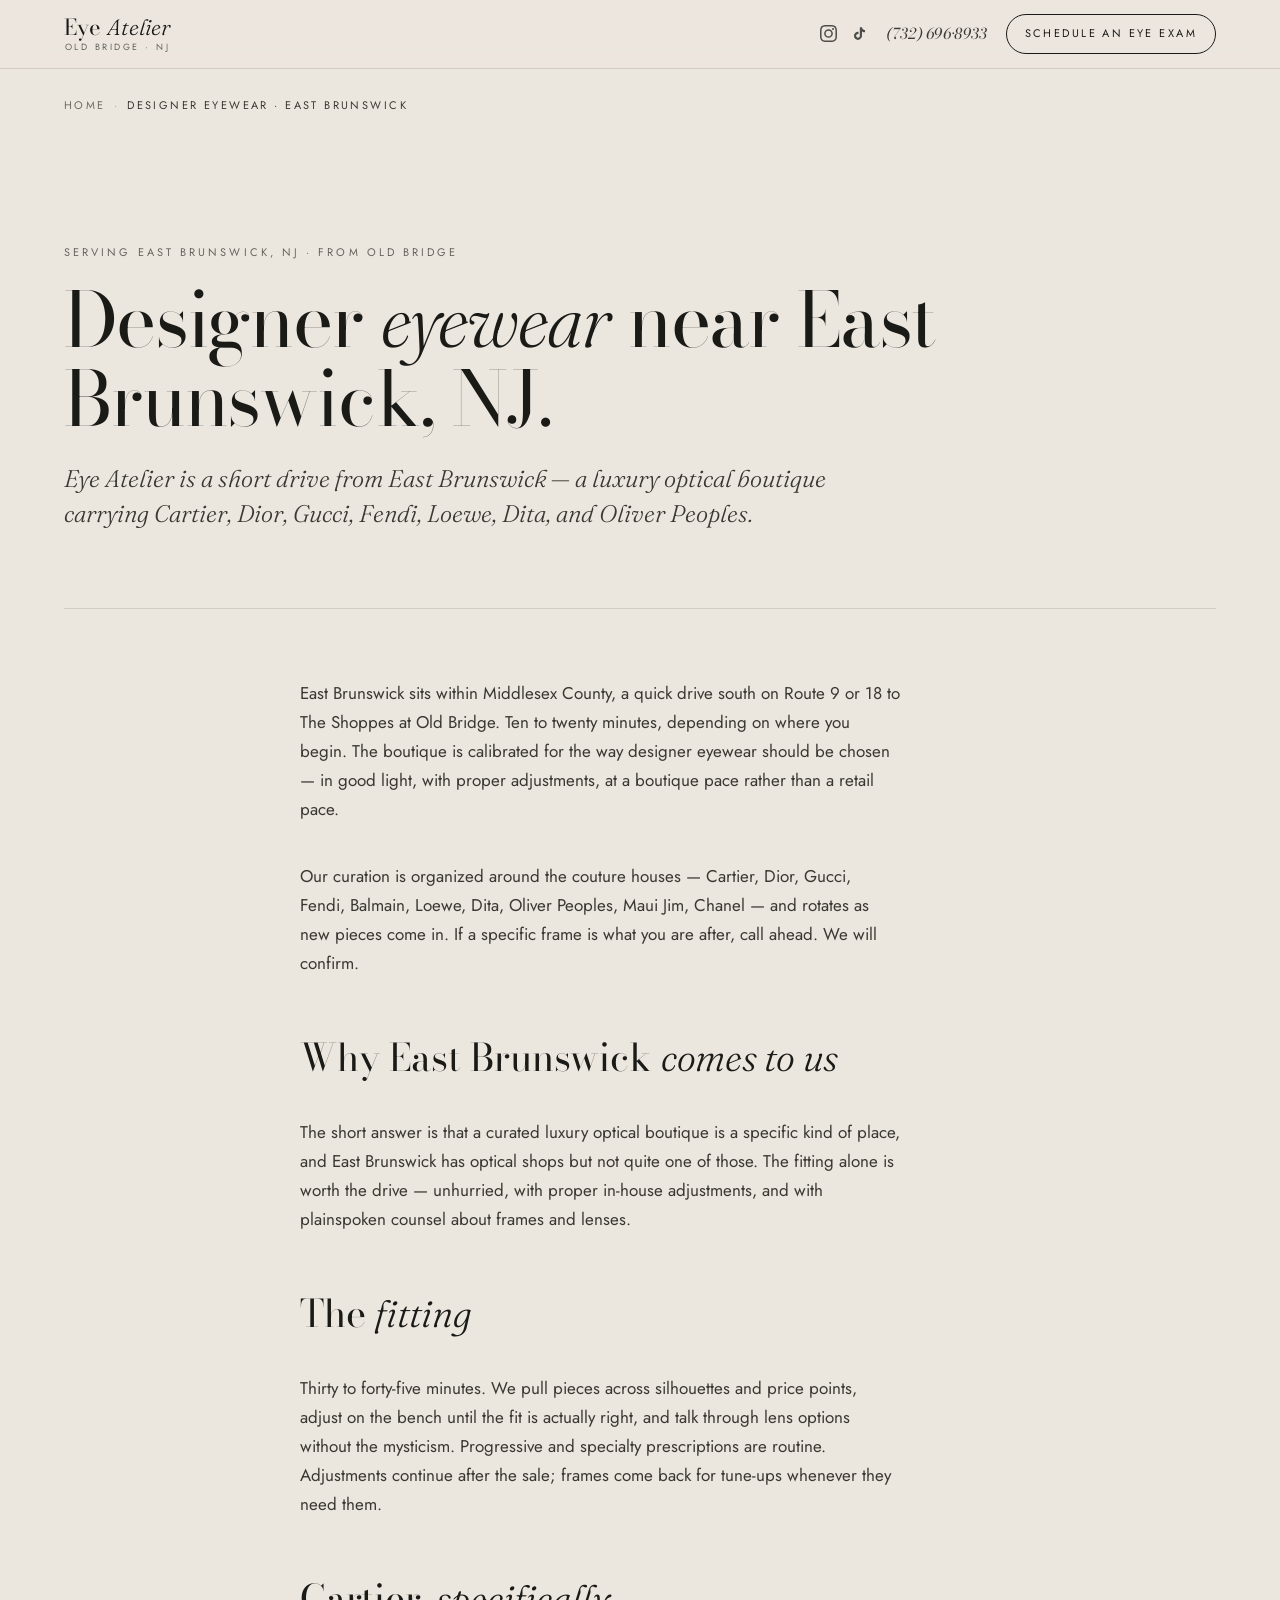
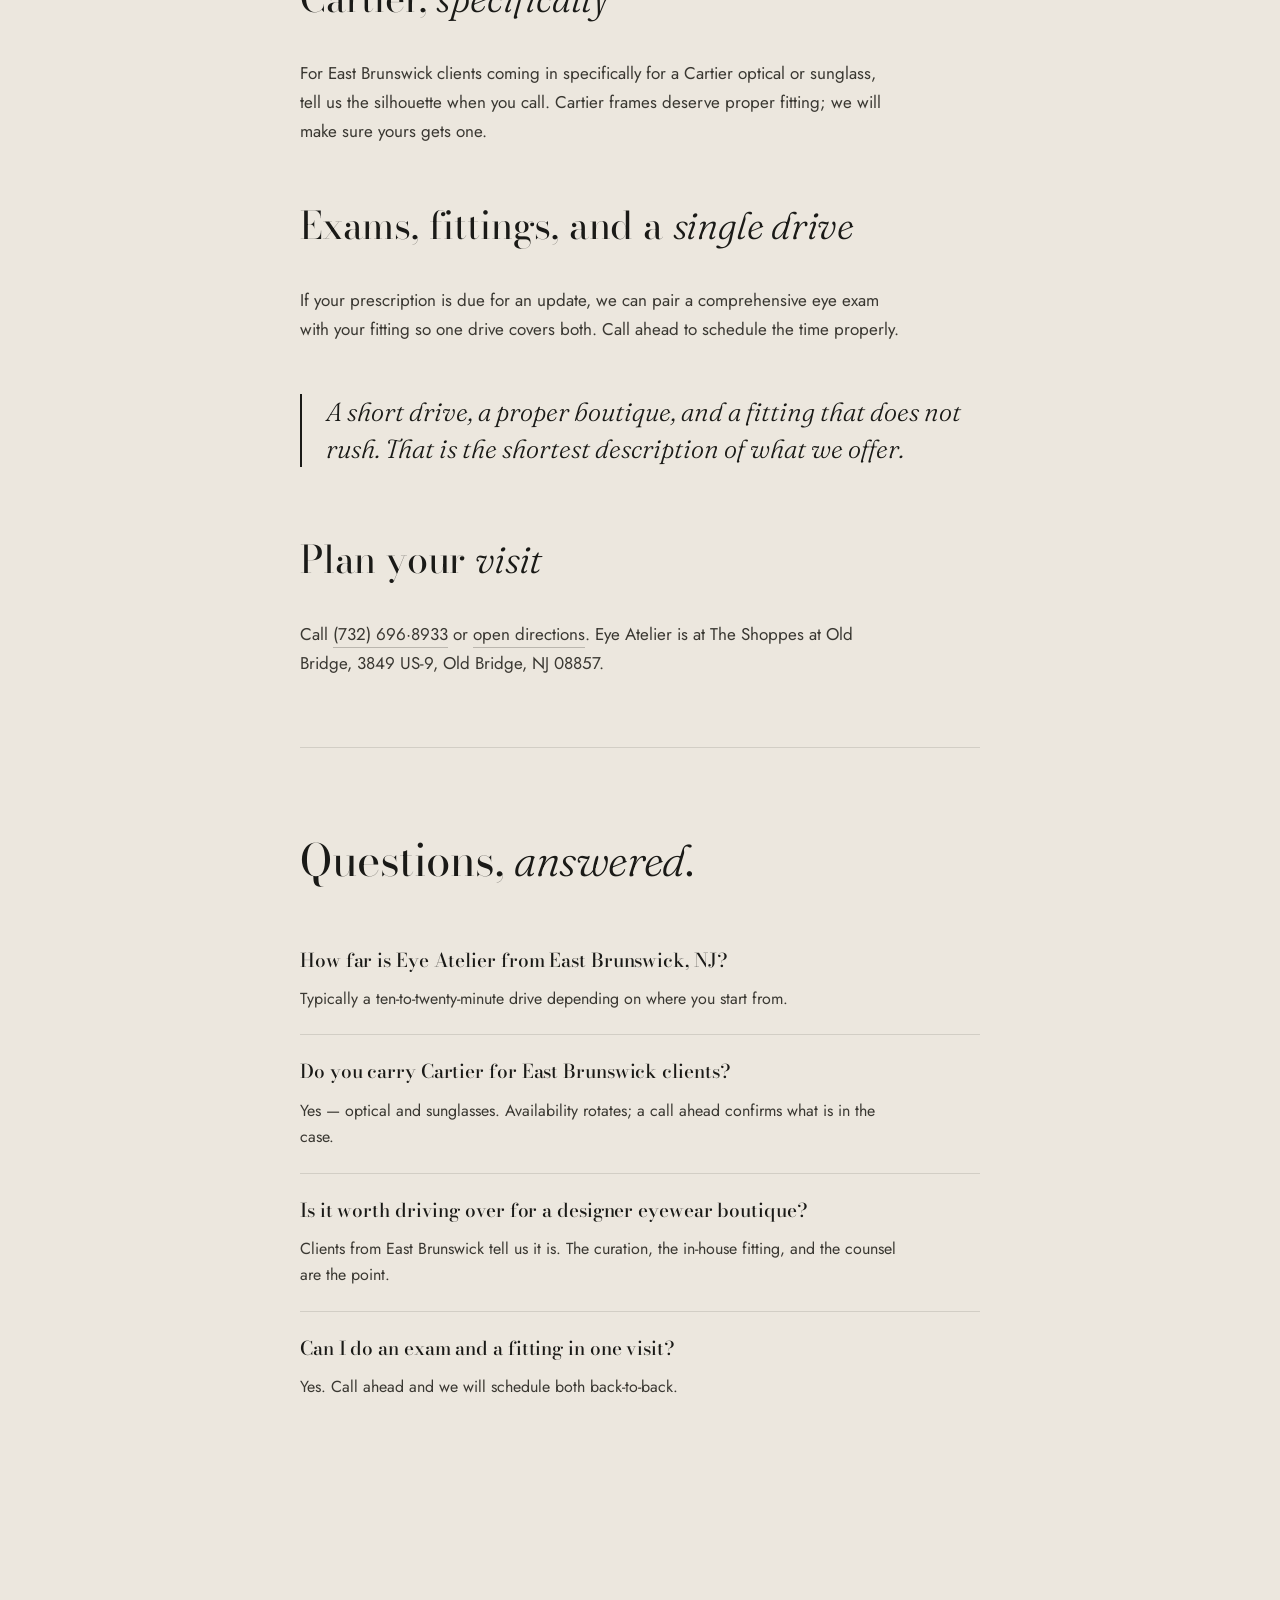
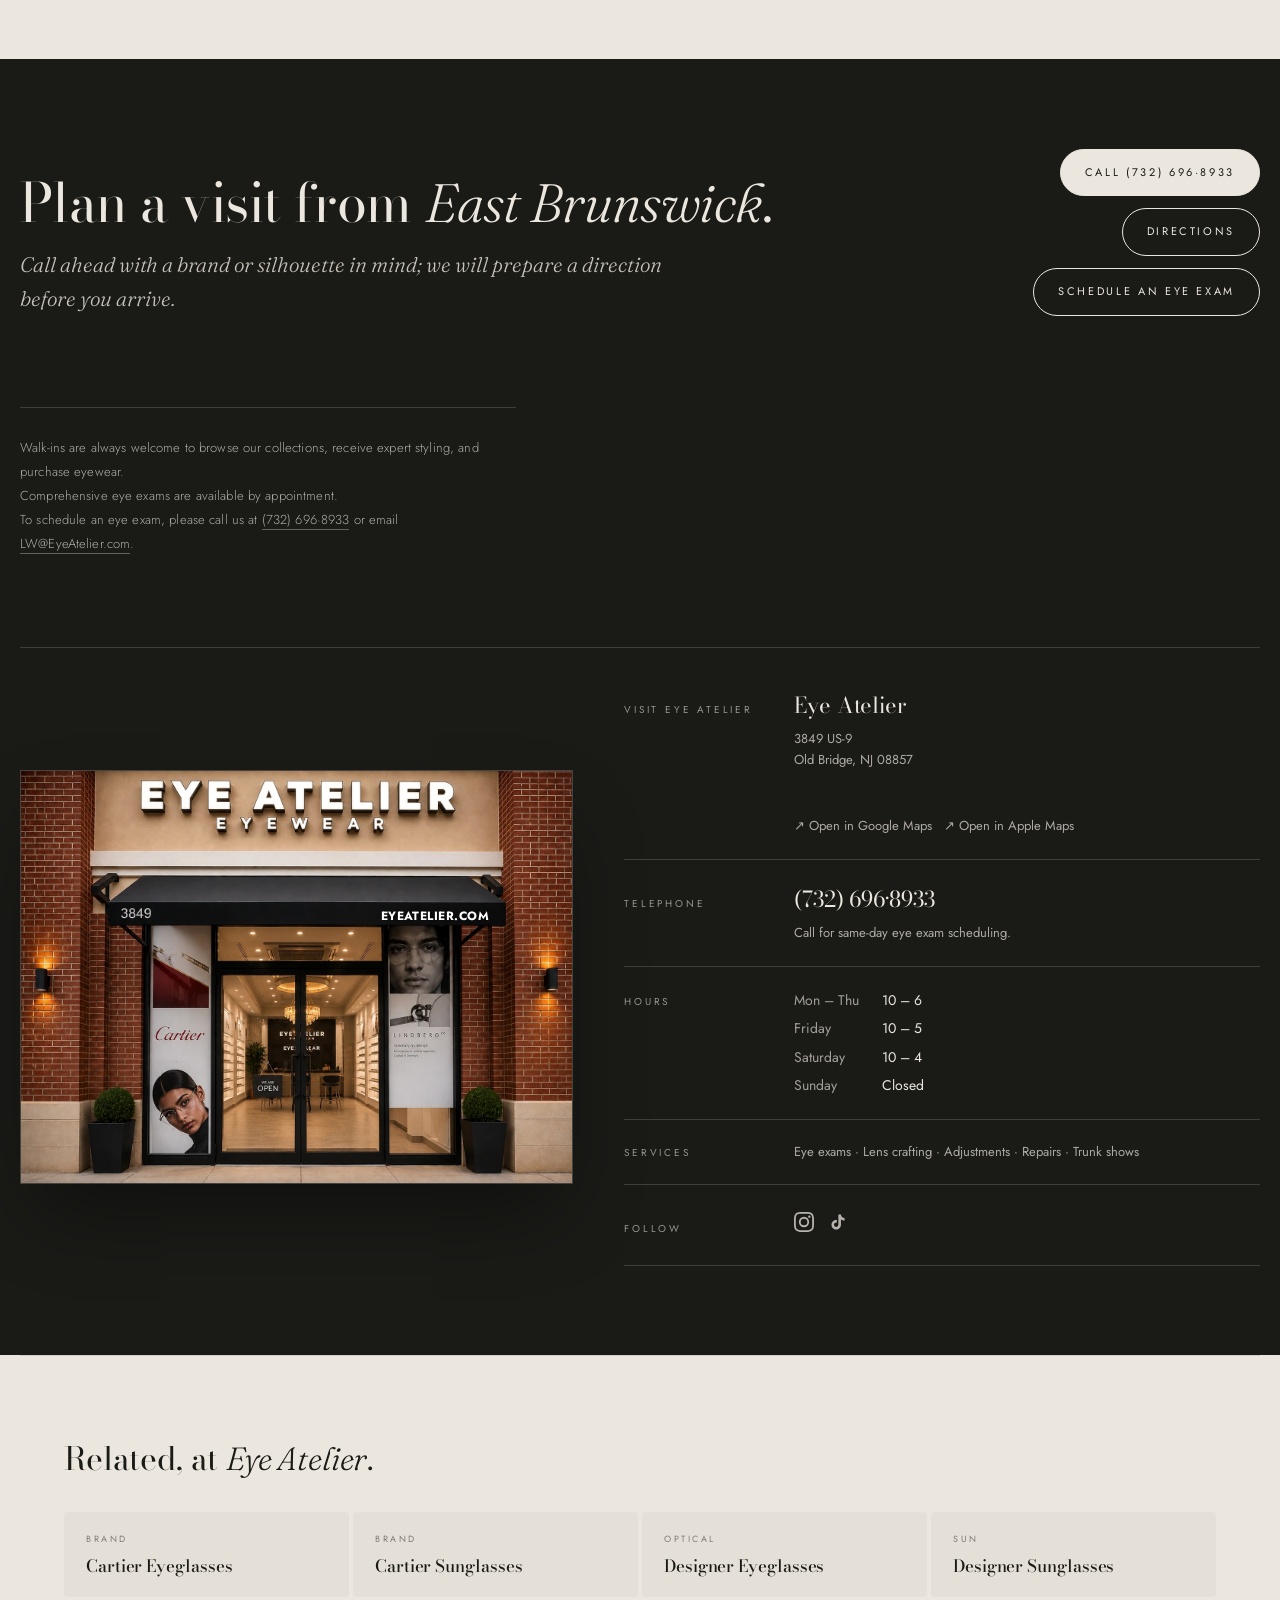
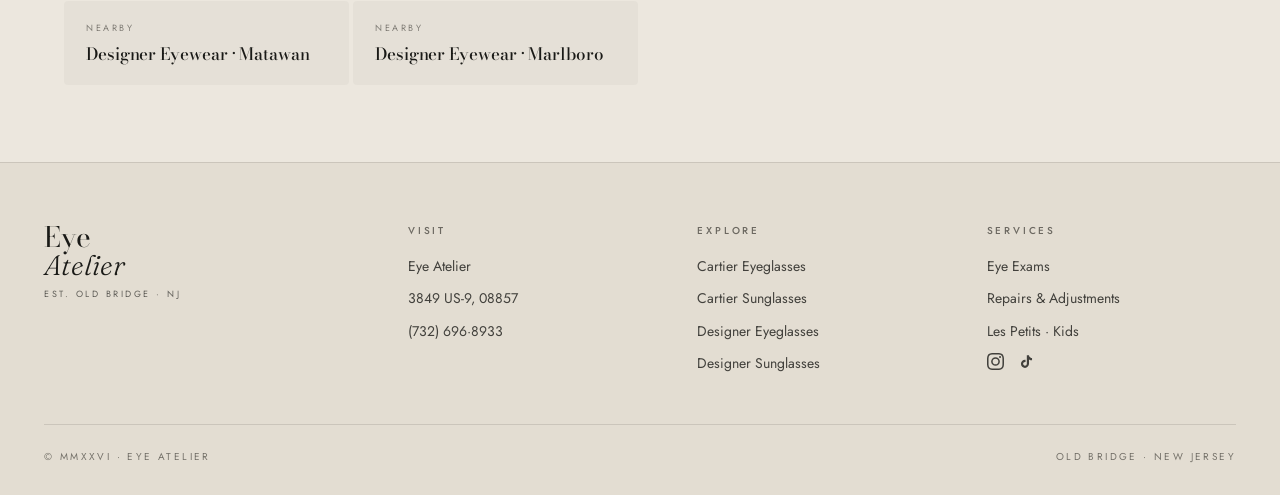
<file: designer-eyewear-east-brunswick-nj.html>
<!doctype html>
<html lang="en">
<head>
  <!-- Google tag (gtag.js) -->
  <script async src="https://www.googletagmanager.com/gtm.js?id=GTM-K2VDJRJS"></script>
  <script>
    window.dataLayer = window.dataLayer || [];
    function gtag(){dataLayer.push(arguments);}
    gtag('js', new Date());
  </script>
<meta charset="utf-8">
<meta name="viewport" content="width=device-width,initial-scale=1">
<title>Designer Eyewear Near East Brunswick, NJ | Eye Atelier (Old Bridge)</title>
<meta name="description" content="Designer eyewear near East Brunswick, NJ — Eye Atelier is a short drive south in Old Bridge. Cartier, Dior, Gucci, Fendi, Loewe, Dita, Oliver Peoples. (732) 696-8933.">
<link rel="canonical" href="https://www.eyeatelier.com/designer-eyewear-east-brunswick-nj">

<meta property="og:type" content="article">
<meta property="og:site_name" content="Eye Atelier">
<meta property="og:title" content="Designer Eyewear Near East Brunswick, NJ | Eye Atelier">
<meta property="og:description" content="A short drive from East Brunswick — Eye Atelier is a luxury optical boutique in Old Bridge, NJ.">
<meta property="og:url" content="https://www.eyeatelier.com/designer-eyewear-east-brunswick-nj">
<meta property="og:image" content="https://www.eyeatelier.com/store-counter.jpeg">
<meta name="twitter:card" content="summary_large_image">
<meta name="twitter:title" content="Designer Eyewear Near East Brunswick, NJ | Eye Atelier">
<meta name="twitter:description" content="A short drive from East Brunswick — Eye Atelier is a luxury optical boutique in Old Bridge, NJ.">
<meta name="twitter:image" content="https://www.eyeatelier.com/store-counter.jpeg">
<meta name="theme-color" content="#1a1a17">

<link rel="preconnect" href="https://fonts.googleapis.com">
<link rel="preconnect" href="https://fonts.gstatic.com" crossorigin>
<link href="https://fonts.googleapis.com/css2?family=Bodoni+Moda:ital,opsz,wght@0,6..96,400;0,6..96,500;0,6..96,700;1,6..96,400&family=Jost:wght@300;400;500;600&family=Fraunces:ital,opsz,wght@0,9..144,300;0,9..144,400;1,9..144,300&display=swap" rel="stylesheet">
<link rel="stylesheet" href="/landing.css">

<script type="application/ld+json">
{
  "@context": "https://schema.org",
  "@type": "BreadcrumbList",
  "itemListElement": [
    { "@type": "ListItem", "position": 1, "name": "Home", "item": "https://www.eyeatelier.com/" },
    { "@type": "ListItem", "position": 2, "name": "Designer Eyewear Near East Brunswick, NJ", "item": "https://www.eyeatelier.com/designer-eyewear-east-brunswick-nj" }
  ]
}
</script>

<script type="application/ld+json">
{
  "@context": "https://schema.org",
  "@type": "FAQPage",
  "mainEntity": [
    { "@type": "Question", "name": "How far is Eye Atelier from East Brunswick, NJ?", "acceptedAnswer": { "@type": "Answer", "text": "Eye Atelier is in Old Bridge — typically a 10 to 20 minute drive from East Brunswick depending on starting point and traffic." } },
    { "@type": "Question", "name": "Do you carry Cartier for East Brunswick clients?", "acceptedAnswer": { "@type": "Answer", "text": "Yes. Cartier optical and Cartier sunglasses are part of our curated selection. Because availability rotates, call (732) 696-8933 before your visit." } },
    { "@type": "Question", "name": "Is it worth driving from East Brunswick for a designer eyewear boutique?", "acceptedAnswer": { "@type": "Answer", "text": "Clients from East Brunswick tell us the drive is worth it for the curation, the in-house fitting, and the plain-spoken counsel on frames and lenses. Our selection is edited around the couture houses." } }
  ]
}
</script>
</head>
<body>

<header class="site-header">
  <nav class="site-nav" aria-label="Primary">
    <a href="/" class="wordmark"><span>Eye <em>Atelier</em></span><small>Old Bridge · NJ</small></a>
    <div class="nav-right">
      <span class="social-icons"><a href="https://www.instagram.com/eyeateliereyewear" target="_blank" rel="noopener noreferrer" aria-label="Eye Atelier on Instagram"><svg viewBox="0 0 24 24" fill="currentColor"><path d="M12 2.163c3.204 0 3.584.012 4.85.07 3.252.148 4.771 1.691 4.919 4.919.058 1.265.069 1.645.069 4.849 0 3.205-.012 3.584-.069 4.849-.149 3.225-1.664 4.771-4.919 4.919-1.266.058-1.644.07-4.85.07-3.204 0-3.584-.012-4.849-.07-3.26-.149-4.771-1.699-4.919-4.92-.058-1.265-.07-1.644-.07-4.849 0-3.204.013-3.583.07-4.849.149-3.227 1.664-4.771 4.919-4.919 1.266-.057 1.645-.069 4.849-.069zM12 0C8.741 0 8.332.014 7.052.072 2.695.272.273 2.69.073 7.052.014 8.332 0 8.741 0 12c0 3.259.014 3.668.072 4.948.2 4.358 2.618 6.78 6.98 6.98C8.332 23.986 8.741 24 12 24c3.259 0 3.668-.014 4.948-.072 4.354-.2 6.782-2.618 6.979-6.98.059-1.28.073-1.689.073-4.948 0-3.259-.014-3.667-.072-4.947-.196-4.354-2.617-6.78-6.979-6.98C15.668.014 15.259 0 12 0zm0 5.838a6.162 6.162 0 100 12.324 6.162 6.162 0 000-12.324zM12 16a4 4 0 110-8 4 4 0 010 8zm6.406-11.845a1.44 1.44 0 100 2.881 1.44 1.44 0 000-2.881z"/></svg></a><a href="https://www.tiktok.com/@eye.atelier.eyewe" target="_blank" rel="noopener noreferrer" aria-label="Eye Atelier on TikTok"><svg viewBox="0 0 24 24" fill="currentColor"><path d="M16.6 5.82s.51.5 0 0A4.278 4.278 0 0 1 15.54 3h-3.09v12.4a2.592 2.592 0 0 1-2.59 2.5c-1.42 0-2.6-1.16-2.6-2.6 0-1.72 1.66-3.01 3.37-2.48V9.66c-3.45-.46-6.47 2.22-6.47 5.64 0 3.33 2.76 5.7 5.69 5.7 3.14 0 5.69-2.55 5.69-5.7V9.01a7.35 7.35 0 0 0 4.3 1.38V7.3s-1.88.09-3.24-1.48z"/></svg></a></span>
      <a href="tel:+17326968933" class="nav-phone">(732) 696·8933</a>
      <a href="tel:+17326968933" class="nav-cta js-exam-cta">Schedule an Eye Exam</a>
    </div>
  </nav>
</header>

<nav class="breadcrumb" aria-label="Breadcrumb">
  <a href="/">Home</a><span class="sep">·</span>Designer Eyewear · East Brunswick
</nav>

<article class="landing">
  <header class="landing-header">
    <p class="eyebrow">Serving East Brunswick, NJ · From Old Bridge</p>
    <h1>Designer <em>eyewear</em> near East Brunswick, NJ.</h1>
    <p class="lede">Eye Atelier is a short drive from East Brunswick — a luxury optical boutique carrying Cartier, Dior, Gucci, Fendi, Loewe, Dita, and Oliver Peoples.</p>
  </header>

  <div class="landing-body">
    <p>East Brunswick sits within Middlesex County, a quick drive south on Route 9 or 18 to The Shoppes at Old Bridge. Ten to twenty minutes, depending on where you begin. The boutique is calibrated for the way designer eyewear should be chosen — in good light, with proper adjustments, at a boutique pace rather than a retail pace.</p>

    <p>Our curation is organized around the couture houses — Cartier, Dior, Gucci, Fendi, Balmain, Loewe, Dita, Oliver Peoples, Maui Jim, Chanel — and rotates as new pieces come in. If a specific frame is what you are after, call ahead. We will confirm.</p>

    <h2>Why East Brunswick <em>comes to us</em></h2>
    <p>The short answer is that a curated luxury optical boutique is a specific kind of place, and East Brunswick has optical shops but not quite one of those. The fitting alone is worth the drive — unhurried, with proper in-house adjustments, and with plainspoken counsel about frames and lenses.</p>

    <h2>The <em>fitting</em></h2>
    <p>Thirty to forty-five minutes. We pull pieces across silhouettes and price points, adjust on the bench until the fit is actually right, and talk through lens options without the mysticism. Progressive and specialty prescriptions are routine. Adjustments continue after the sale; frames come back for tune-ups whenever they need them.</p>

    <h2>Cartier, <em>specifically</em></h2>
    <p>For East Brunswick clients coming in specifically for a Cartier optical or sunglass, tell us the silhouette when you call. Cartier frames deserve proper fitting; we will make sure yours gets one.</p>

    <h2>Exams, fittings, and a <em>single drive</em></h2>
    <p>If your prescription is due for an update, we can pair a comprehensive eye exam with your fitting so one drive covers both. Call ahead to schedule the time properly.</p>

    <blockquote class="pullquote">A short drive, a proper boutique, and a fitting that does not rush. That is the shortest description of what we offer.</blockquote>

    <h2>Plan your <em>visit</em></h2>
    <p>Call <a href="tel:+17326968933">(732) 696·8933</a> or <a href="https://share.google/XbxeWpjPBPiB6ob5s" target="_blank" rel="noopener">open directions</a>. Eye Atelier is at The Shoppes at Old Bridge, 3849 US-9, Old Bridge, NJ 08857.</p>
  </div>

  <section class="faq" id="faq" aria-labelledby="faq-heading">
    <h2 id="faq-heading">Questions, <em>answered</em>.</h2>
    <div class="faq-item">
      <h3>How far is Eye Atelier from East Brunswick, NJ?</h3>
      <p>Typically a ten-to-twenty-minute drive depending on where you start from.</p>
    </div>
    <div class="faq-item">
      <h3>Do you carry Cartier for East Brunswick clients?</h3>
      <p>Yes — optical and sunglasses. Availability rotates; a call ahead confirms what is in the case.</p>
    </div>
    <div class="faq-item">
      <h3>Is it worth driving over for a designer eyewear boutique?</h3>
      <p>Clients from East Brunswick tell us it is. The curation, the in-house fitting, and the counsel are the point.</p>
    </div>
    <div class="faq-item">
      <h3>Can I do an exam and a fitting in one visit?</h3>
      <p>Yes. Call ahead and we will schedule both back-to-back.</p>
    </div>
  </section>
</article>

<section class="cta-band" aria-labelledby="cta-heading">
  <div class="cta-inner">
    <div>
      <h2 id="cta-heading">Plan a visit from <em>East Brunswick</em>.</h2>
      <p>Call ahead with a brand or silhouette in mind; we will prepare a direction before you arrive.</p>
    </div>
    <div class="cta-actions">
      <a class="cta-btn primary" href="tel:+17326968933">Call (732) 696·8933</a>
      <a class="cta-btn" href="https://share.google/XbxeWpjPBPiB6ob5s" target="_blank" rel="noopener">Directions</a>
      <a class="cta-btn js-exam-cta" href="tel:+17326968933">Schedule an Eye Exam</a>
    </div>
    <p class="cta-note">Walk-ins are always welcome to browse our collections, receive expert styling, and purchase eyewear.<br>Comprehensive eye exams are available by appointment.<br>To schedule an eye exam, please call us at <a href="tel:+17326968933">(732) 696&middot;8933</a> or email <a href="mailto:LW@EyeAtelier.com">LW@EyeAtelier.com</a>.</p>
    <div class="visit-grid">
      <div class="visit-map">
        <img src="storefront-exterior.jpg" alt="The Eye Atelier storefront, 3849 US-9, Old Bridge, NJ">
        <span class="visit-map-url">eyeatelier.com</span>
      </div>
      <div class="visit-info">
        <div class="info-row">
          <div class="label">Visit Eye Atelier</div>
          <div class="val">Eye Atelier<br><small>3849 US-9<br>Old Bridge, NJ 08857</small><br><small style="margin-top:10px;"><a href="https://www.google.com/maps/search/?api=1&query=Eye+Atelier+Eyewear%2C+3849+US-9%2C+Old+Bridge%2C+NJ+08857" target="_blank" rel="noopener">&#8599; Open in Google Maps</a>&nbsp;&nbsp;&nbsp;<a href="https://maps.apple.com/?q=Eye+Atelier+Eyewear&address=3849+US-9%2C+Old+Bridge%2C+NJ+08857" target="_blank" rel="noopener">&#8599; Open in Apple Maps</a></small></div>
        </div>
        <div class="info-row">
          <div class="label">Telephone</div>
          <div class="val"><a href="tel:+17326968933">(732) 696&middot;8933</a><br><small>Call for same-day eye exam scheduling.</small></div>
        </div>
        <div class="info-row">
          <div class="label">Hours</div>
          <div class="val" style="font-size:15px;">
            <div class="visit-hours">
              <span class="day">Mon &ndash; Thu</span><span>10 &ndash; 6</span>
              <span class="day">Friday</span><span>10 &ndash; 5</span>
              <span class="day">Saturday</span><span>10 &ndash; 4</span>
              <span class="day">Sunday</span><span>Closed</span>
            </div>
          </div>
        </div>
        <div class="info-row">
          <div class="label">Services</div>
          <div class="val" style="font-size:15px;">
            <small style="margin-top:0;">Eye exams &middot; Lens crafting &middot; Adjustments &middot; Repairs &middot; Trunk shows</small>
          </div>
        </div>
        <div class="info-row">
          <div class="label">Follow</div>
          <div class="val">
            <span class="social-icons">
              <a href="https://www.instagram.com/eyeateliereyewear" target="_blank" rel="noopener noreferrer" aria-label="Eye Atelier on Instagram"><svg viewBox="0 0 24 24" fill="currentColor"><path d="M12 2.163c3.204 0 3.584.012 4.85.07 3.252.148 4.771 1.691 4.919 4.919.058 1.265.069 1.645.069 4.849 0 3.205-.012 3.584-.069 4.849-.149 3.225-1.664 4.771-4.919 4.919-1.266.058-1.644.07-4.85.07-3.204 0-3.584-.012-4.849-.07-3.26-.149-4.771-1.699-4.919-4.92-.058-1.265-.07-1.644-.07-4.849 0-3.204.013-3.583.07-4.849.149-3.227 1.664-4.771 4.919-4.919 1.266-.057 1.645-.069 4.849-.069zM12 0C8.741 0 8.332.014 7.052.072 2.695.272.273 2.69.073 7.052.014 8.332 0 8.741 0 12c0 3.259.014 3.668.072 4.948.2 4.358 2.618 6.78 6.98 6.98C8.332 23.986 8.741 24 12 24c3.259 0 3.668-.014 4.948-.072 4.354-.2 6.782-2.618 6.979-6.98.059-1.28.073-1.689.073-4.948 0-3.259-.014-3.667-.072-4.947-.196-4.354-2.617-6.78-6.979-6.98C15.668.014 15.259 0 12 0zm0 5.838a6.162 6.162 0 100 12.324 6.162 6.162 0 000-12.324zM12 16a4 4 0 110-8 4 4 0 010 8zm6.406-11.845a1.44 1.44 0 100 2.881 1.44 1.44 0 000-2.881z"/></svg></a>
              <a href="https://www.tiktok.com/@eye.atelier.eyewe" target="_blank" rel="noopener noreferrer" aria-label="Eye Atelier on TikTok"><svg viewBox="0 0 24 24" fill="currentColor"><path d="M16.6 5.82s.51.5 0 0A4.278 4.278 0 0 1 15.54 3h-3.09v12.4a2.592 2.592 0 0 1-2.59 2.5c-1.42 0-2.6-1.16-2.6-2.6 0-1.72 1.66-3.01 3.37-2.48V9.66c-3.45-.46-6.47 2.22-6.47 5.64 0 3.33 2.76 5.7 5.69 5.7 3.14 0 5.69-2.55 5.69-5.7V9.01a7.35 7.35 0 0 0 4.3 1.38V7.3s-1.88.09-3.24-1.48z"/></svg></a>
            </span>
          </div>
        </div>
      </div>
    </div>
  </div>
</section>

<nav class="related" aria-labelledby="related-heading">
  <h2 id="related-heading">Related, at <em>Eye Atelier</em>.</h2>
  <div class="related-grid">
    <a href="/cartier-eyeglasses-old-bridge-nj" class="related-card"><div class="tag">Brand</div><h3>Cartier Eyeglasses</h3></a>
    <a href="/cartier-sunglasses-old-bridge-nj" class="related-card"><div class="tag">Brand</div><h3>Cartier Sunglasses</h3></a>
    <a href="/designer-eyeglasses-old-bridge-nj" class="related-card"><div class="tag">Optical</div><h3>Designer Eyeglasses</h3></a>
    <a href="/designer-sunglasses-old-bridge-nj" class="related-card"><div class="tag">Sun</div><h3>Designer Sunglasses</h3></a>
    <a href="/designer-eyewear-matawan-nj" class="related-card"><div class="tag">Nearby</div><h3>Designer Eyewear · Matawan</h3></a>
    <a href="/designer-eyewear-marlboro-nj" class="related-card"><div class="tag">Nearby</div><h3>Designer Eyewear · Marlboro</h3></a>
  </div>
</nav>

<footer class="site-footer">
  <div class="foot-inner">
    <div><div class="foot-mark">Eye <em>Atelier</em><small>Est. Old Bridge · NJ</small></div></div>
    <div class="foot-col">
      <h5>Visit</h5>
      <a href="https://www.google.com/maps/search/?api=1&query=Eye+Atelier+Eyewear%2C+3849+US-9%2C+Old+Bridge%2C+NJ+08857" target="_blank" rel="noopener">Eye Atelier</a>
      <a href="https://www.google.com/maps/search/?api=1&query=Eye+Atelier+Eyewear%2C+3849+US-9%2C+Old+Bridge%2C+NJ+08857" target="_blank" rel="noopener">3849 US-9, 08857</a>
      <a href="tel:+17326968933">(732) 696·8933</a>
    </div>
    <div class="foot-col">
      <h5>Explore</h5>
      <a href="/cartier-eyeglasses-old-bridge-nj">Cartier Eyeglasses</a>
      <a href="/cartier-sunglasses-old-bridge-nj">Cartier Sunglasses</a>
      <a href="/designer-eyeglasses-old-bridge-nj">Designer Eyeglasses</a>
      <a href="/designer-sunglasses-old-bridge-nj">Designer Sunglasses</a>
    </div>
    <div class="foot-col">
      <h5>Services</h5>
      <a href="/eye-exams-old-bridge-nj">Eye Exams</a>
      <a href="/eyeglass-repairs-adjustments-old-bridge-nj">Repairs &amp; Adjustments</a>
      <a href="/kids-glasses-old-bridge-nj">Les Petits · Kids</a>
      <span class="social-icons"><a href="https://www.instagram.com/eyeateliereyewear" target="_blank" rel="noopener noreferrer" aria-label="Eye Atelier on Instagram"><svg viewBox="0 0 24 24" fill="currentColor"><path d="M12 2.163c3.204 0 3.584.012 4.85.07 3.252.148 4.771 1.691 4.919 4.919.058 1.265.069 1.645.069 4.849 0 3.205-.012 3.584-.069 4.849-.149 3.225-1.664 4.771-4.919 4.919-1.266.058-1.644.07-4.85.07-3.204 0-3.584-.012-4.849-.07-3.26-.149-4.771-1.699-4.919-4.92-.058-1.265-.07-1.644-.07-4.849 0-3.204.013-3.583.07-4.849.149-3.227 1.664-4.771 4.919-4.919 1.266-.057 1.645-.069 4.849-.069zM12 0C8.741 0 8.332.014 7.052.072 2.695.272.273 2.69.073 7.052.014 8.332 0 8.741 0 12c0 3.259.014 3.668.072 4.948.2 4.358 2.618 6.78 6.98 6.98C8.332 23.986 8.741 24 12 24c3.259 0 3.668-.014 4.948-.072 4.354-.2 6.782-2.618 6.979-6.98.059-1.28.073-1.689.073-4.948 0-3.259-.014-3.667-.072-4.947-.196-4.354-2.617-6.78-6.979-6.98C15.668.014 15.259 0 12 0zm0 5.838a6.162 6.162 0 100 12.324 6.162 6.162 0 000-12.324zM12 16a4 4 0 110-8 4 4 0 010 8zm6.406-11.845a1.44 1.44 0 100 2.881 1.44 1.44 0 000-2.881z"/></svg></a><a href="https://www.tiktok.com/@eye.atelier.eyewe" target="_blank" rel="noopener noreferrer" aria-label="Eye Atelier on TikTok"><svg viewBox="0 0 24 24" fill="currentColor"><path d="M16.6 5.82s.51.5 0 0A4.278 4.278 0 0 1 15.54 3h-3.09v12.4a2.592 2.592 0 0 1-2.59 2.5c-1.42 0-2.6-1.16-2.6-2.6 0-1.72 1.66-3.01 3.37-2.48V9.66c-3.45-.46-6.47 2.22-6.47 5.64 0 3.33 2.76 5.7 5.69 5.7 3.14 0 5.69-2.55 5.69-5.7V9.01a7.35 7.35 0 0 0 4.3 1.38V7.3s-1.88.09-3.24-1.48z"/></svg></a></span>
    </div>
  </div>
  <div class="foot-bottom">
    <span>© MMXXVI · Eye Atelier</span>
    <span>Old Bridge · New Jersey</span>
  </div>
</footer>

<div class="mobile-sticky" aria-hidden="true">
  <a href="tel:+17326968933" class="ms-call">Call</a>
  <a href="tel:+17326968933" class="ms-book js-exam-cta">Schedule an Eye Exam</a>
</div>

<div class="exam-modal-overlay" id="examModalOverlay" hidden>
  <div class="exam-modal" role="dialog" aria-modal="true" aria-labelledby="examModalTitle">
    <button type="button" class="exam-modal-close" id="examModalClose" aria-label="Close">&times;</button>
    <h2 id="examModalTitle">Schedule an Eye Exam</h2>
    <p class="exam-modal-text">Choose the easiest way to schedule your comprehensive eye exam with our optometrist.</p>
    <div class="exam-modal-actions">
      <a class="exam-modal-btn primary" href="tel:+17326968933">Call (732) 696&middot;8933</a>
      <a class="exam-modal-btn" href="mailto:LW@EyeAtelier.com">Email LW@EyeAtelier.com</a>
    </div>
    <p class="exam-modal-secondary">Prefer to use another device? Call <a href="tel:+17326968933">(732) 696&middot;8933</a> or email <a href="mailto:LW@EyeAtelier.com">LW@EyeAtelier.com</a>.</p>
    <p class="exam-modal-note">Walk-ins are always welcome for eyewear shopping, styling, adjustments, and repairs. Eye exam appointments are only needed to see our optometrist.</p>
  </div>
</div>
<script>
(function(){
  var overlay = document.getElementById('examModalOverlay');
  if (!overlay) return;
  var modal = overlay.querySelector('.exam-modal');
  var closeBtn = document.getElementById('examModalClose');
  var lastFocused = null;

  function openModal(e){
    if (e) e.preventDefault();
    lastFocused = document.activeElement;
    overlay.hidden = false;
    document.body.style.overflow = 'hidden';
    closeBtn.focus();
  }
  function closeModal(){
    overlay.hidden = true;
    document.body.style.overflow = '';
    if (lastFocused && lastFocused.focus) lastFocused.focus();
  }
  document.querySelectorAll('.js-exam-cta').forEach(function(el){
    el.addEventListener('click', openModal);
  });
  closeBtn.addEventListener('click', closeModal);
  overlay.addEventListener('click', function(e){
    if (e.target === overlay) closeModal();
  });
  modal.addEventListener('click', function(e){
    e.stopPropagation();
  });
  document.addEventListener('keydown', function(e){
    if (e.key === 'Escape' && !overlay.hidden) closeModal();
  });
  modal.addEventListener('keydown', function(e){
    if (e.key !== 'Tab') return;
    var focusable = modal.querySelectorAll('a[href], button');
    if (!focusable.length) return;
    var first = focusable[0], last = focusable[focusable.length - 1];
    if (e.shiftKey && document.activeElement === first) { e.preventDefault(); last.focus(); }
    else if (!e.shiftKey && document.activeElement === last) { e.preventDefault(); first.focus(); }
  });
})();
</script>

</body>
</html>
</file>
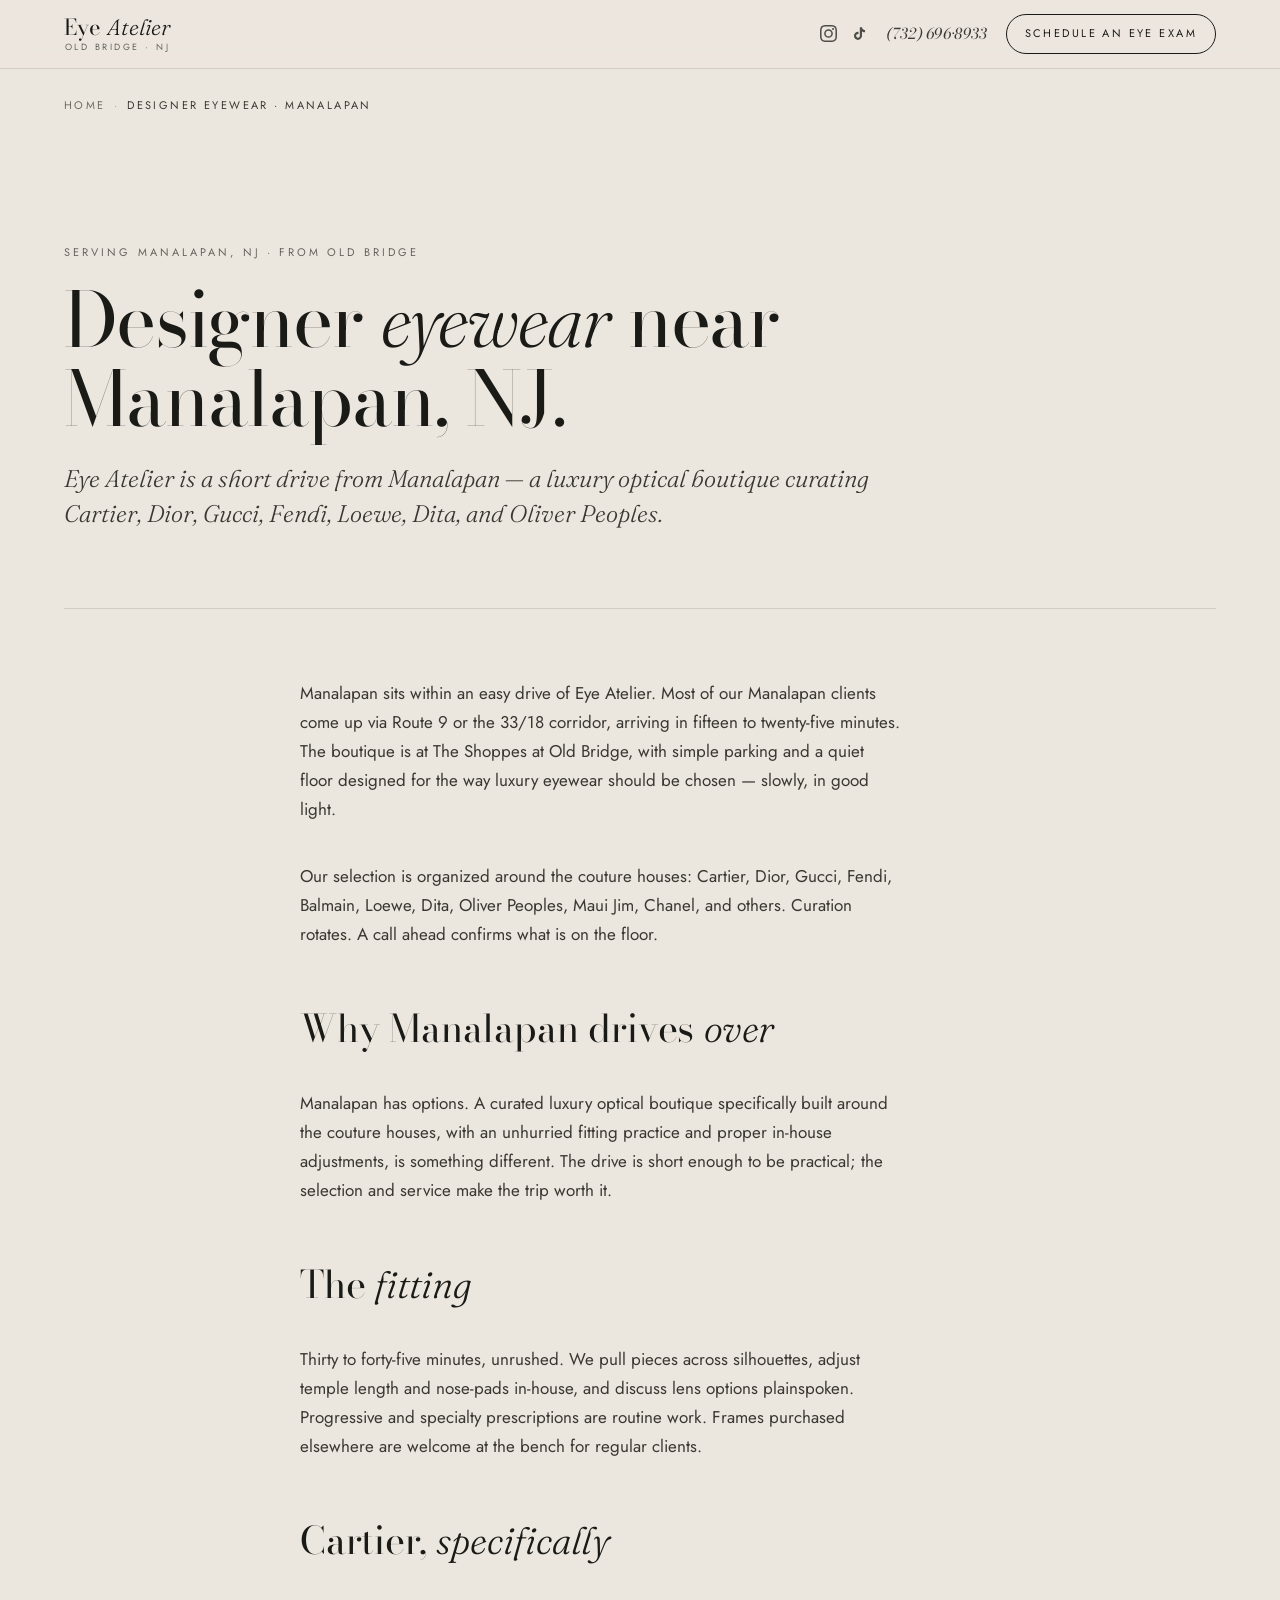
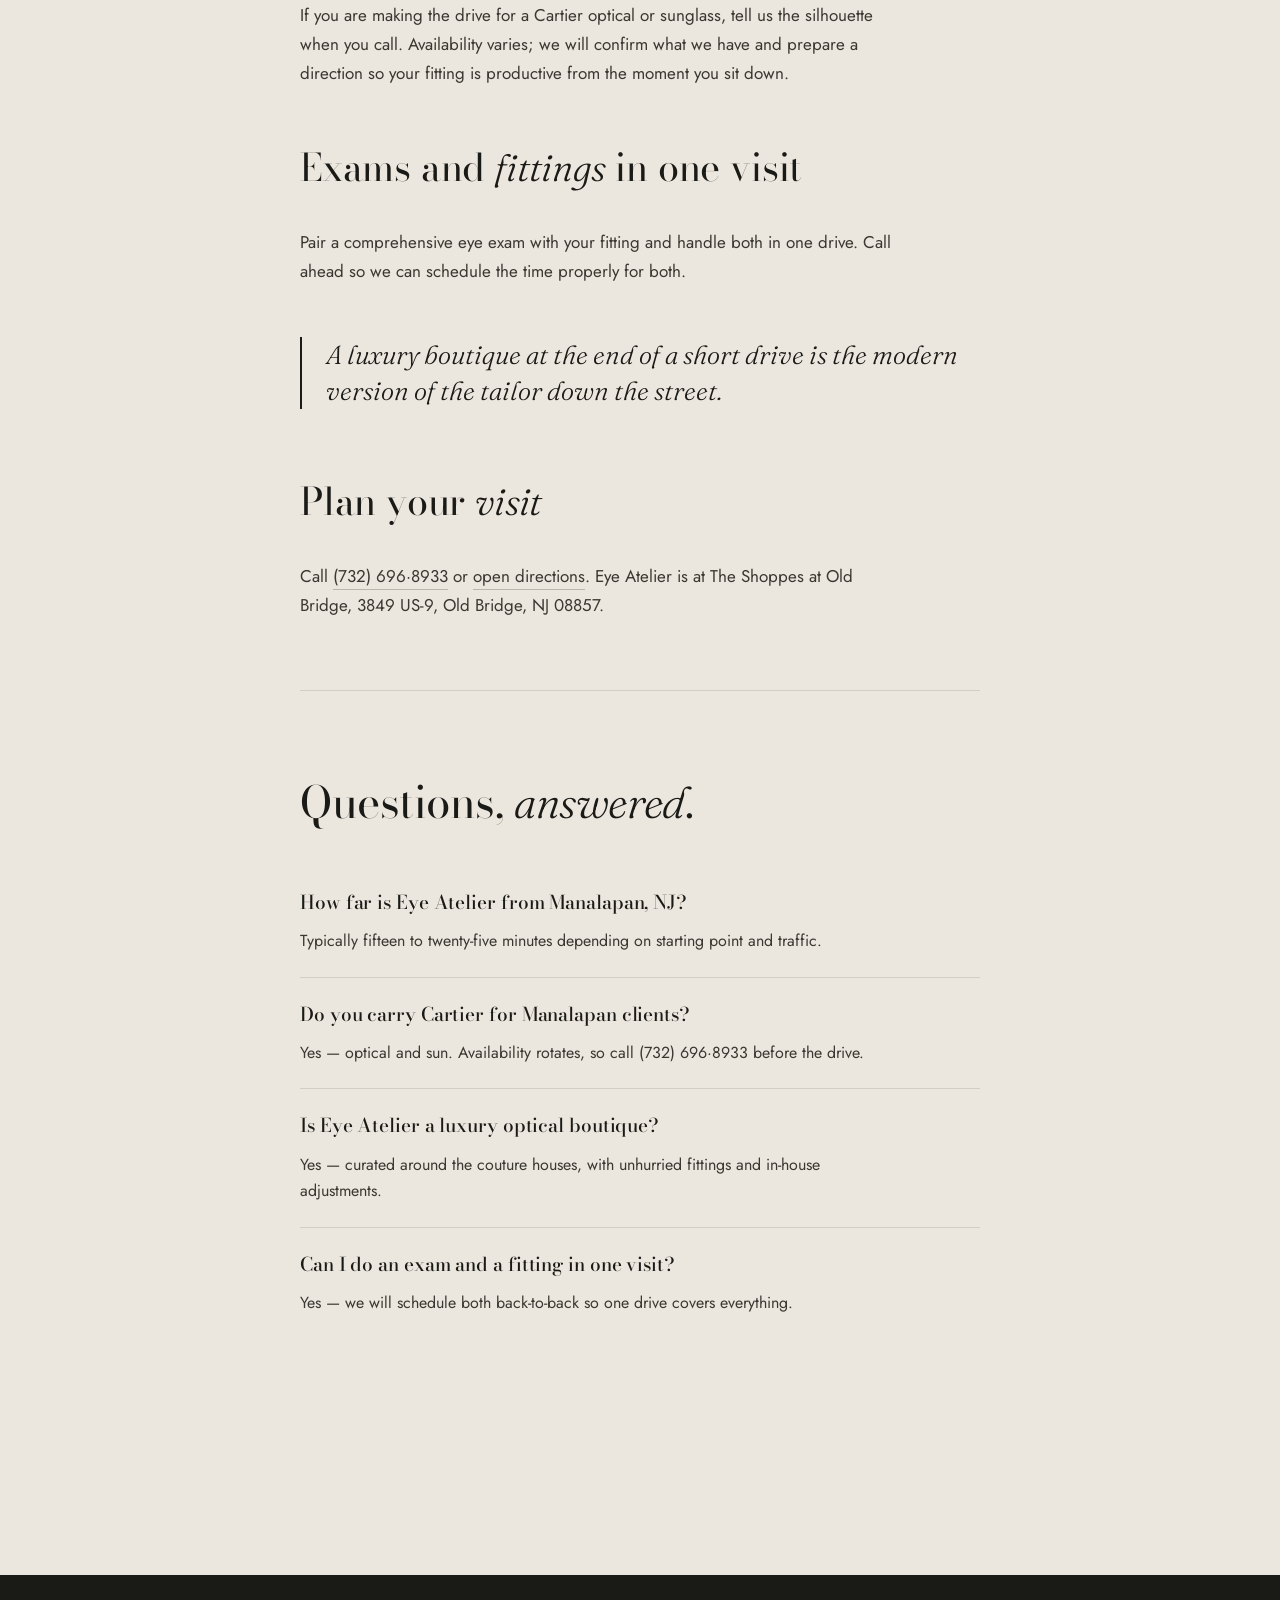
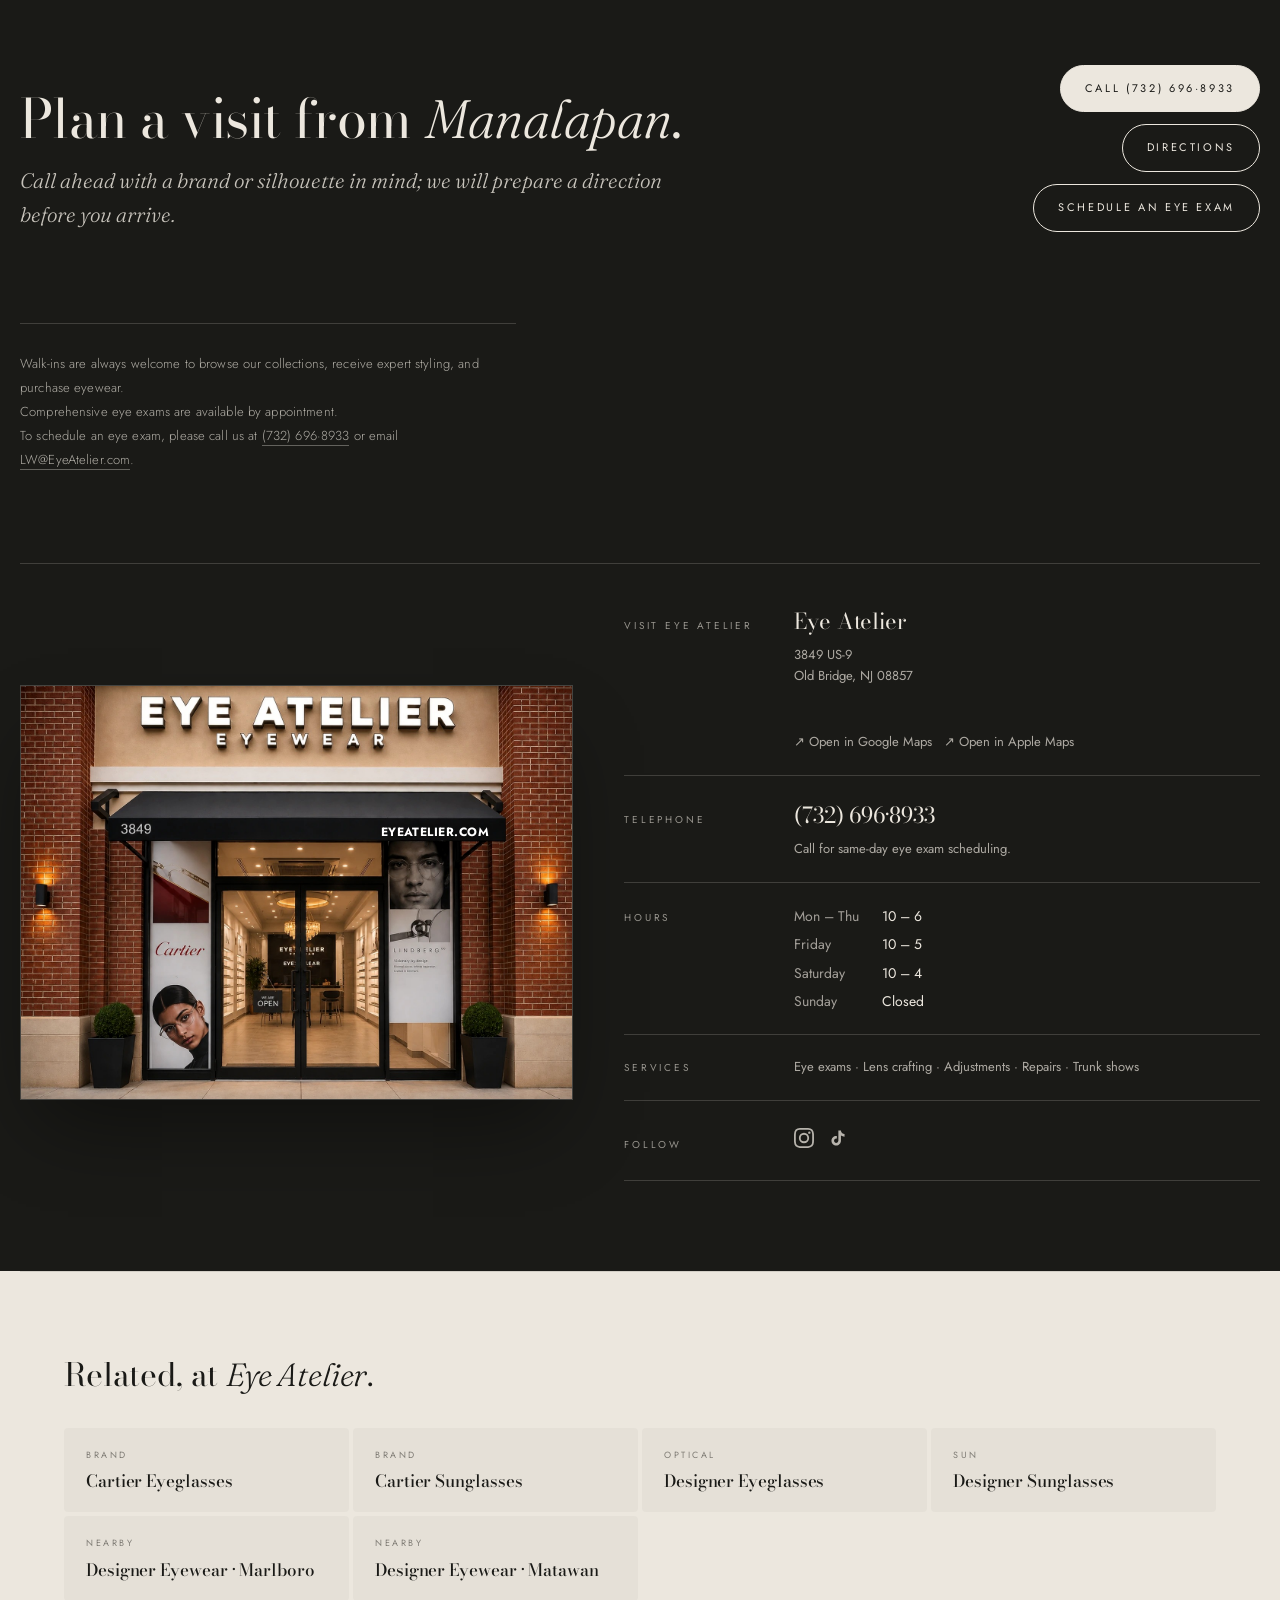
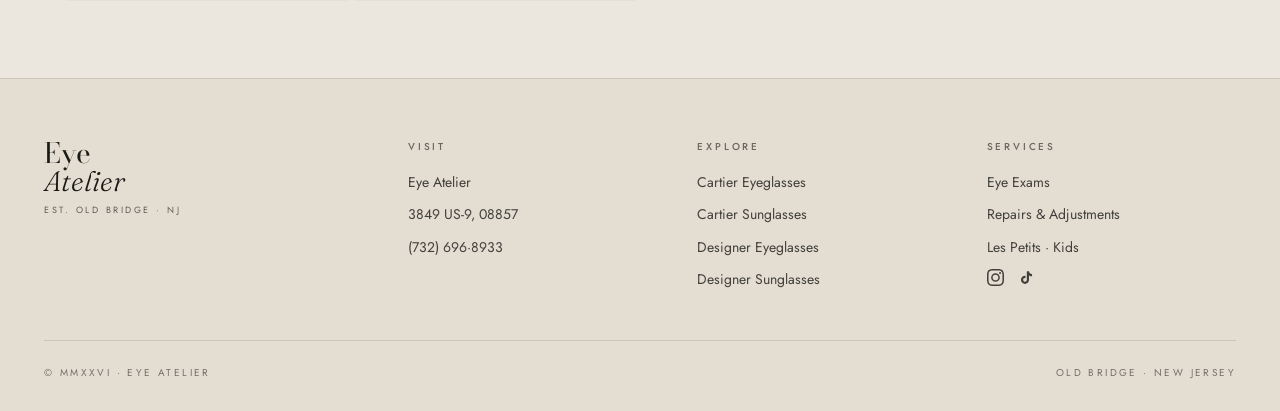
<file: designer-eyewear-manalapan-nj.html>
<!doctype html>
<html lang="en">
<head>
  <!-- Google tag (gtag.js) -->
  <script async src="https://www.googletagmanager.com/gtm.js?id=GTM-K2VDJRJS"></script>
  <script>
    window.dataLayer = window.dataLayer || [];
    function gtag(){dataLayer.push(arguments);}
    gtag('js', new Date());
  </script>
<meta charset="utf-8">
<meta name="viewport" content="width=device-width,initial-scale=1">
<title>Designer Eyewear Near Manalapan, NJ | Eye Atelier (Old Bridge)</title>
<meta name="description" content="Designer eyewear near Manalapan, NJ — Eye Atelier is a short drive north in Old Bridge. Cartier, Dior, Gucci, Fendi, Loewe, Dita, Oliver Peoples. (732) 696-8933.">
<link rel="canonical" href="https://www.eyeatelier.com/designer-eyewear-manalapan-nj">

<meta property="og:type" content="article">
<meta property="og:site_name" content="Eye Atelier">
<meta property="og:title" content="Designer Eyewear Near Manalapan, NJ | Eye Atelier">
<meta property="og:description" content="A short drive from Manalapan — Eye Atelier is a luxury optical boutique in Old Bridge, NJ.">
<meta property="og:url" content="https://www.eyeatelier.com/designer-eyewear-manalapan-nj">
<meta property="og:image" content="https://www.eyeatelier.com/store-displays.jpeg">
<meta name="twitter:card" content="summary_large_image">
<meta name="twitter:title" content="Designer Eyewear Near Manalapan, NJ | Eye Atelier">
<meta name="twitter:description" content="A short drive from Manalapan — Eye Atelier is a luxury optical boutique in Old Bridge, NJ.">
<meta name="twitter:image" content="https://www.eyeatelier.com/store-displays.jpeg">
<meta name="theme-color" content="#1a1a17">

<link rel="preconnect" href="https://fonts.googleapis.com">
<link rel="preconnect" href="https://fonts.gstatic.com" crossorigin>
<link href="https://fonts.googleapis.com/css2?family=Bodoni+Moda:ital,opsz,wght@0,6..96,400;0,6..96,500;0,6..96,700;1,6..96,400&family=Jost:wght@300;400;500;600&family=Fraunces:ital,opsz,wght@0,9..144,300;0,9..144,400;1,9..144,300&display=swap" rel="stylesheet">
<link rel="stylesheet" href="/landing.css">

<script type="application/ld+json">
{
  "@context": "https://schema.org",
  "@type": "BreadcrumbList",
  "itemListElement": [
    { "@type": "ListItem", "position": 1, "name": "Home", "item": "https://www.eyeatelier.com/" },
    { "@type": "ListItem", "position": 2, "name": "Designer Eyewear Near Manalapan, NJ", "item": "https://www.eyeatelier.com/designer-eyewear-manalapan-nj" }
  ]
}
</script>

<script type="application/ld+json">
{
  "@context": "https://schema.org",
  "@type": "FAQPage",
  "mainEntity": [
    { "@type": "Question", "name": "How far is Eye Atelier from Manalapan, NJ?", "acceptedAnswer": { "@type": "Answer", "text": "Eye Atelier is in Old Bridge — typically a 15 to 25 minute drive from Manalapan depending on starting point and traffic." } },
    { "@type": "Question", "name": "Do you carry Cartier for Manalapan clients?", "acceptedAnswer": { "@type": "Answer", "text": "Yes — Cartier optical and sunglasses are part of our curated selection. Availability rotates; call (732) 696-8933 before you drive." } },
    { "@type": "Question", "name": "Is Eye Atelier a luxury optical boutique?", "acceptedAnswer": { "@type": "Answer", "text": "Yes. Eye Atelier is a curated luxury optical boutique carrying designer eyewear from the major couture houses — Cartier, Dior, Gucci, Fendi, Loewe, Dita, Oliver Peoples, Maui Jim, Chanel, and more." } }
  ]
}
</script>
</head>
<body>

<header class="site-header">
  <nav class="site-nav" aria-label="Primary">
    <a href="/" class="wordmark"><span>Eye <em>Atelier</em></span><small>Old Bridge · NJ</small></a>
    <div class="nav-right">
      <span class="social-icons"><a href="https://www.instagram.com/eyeateliereyewear" target="_blank" rel="noopener noreferrer" aria-label="Eye Atelier on Instagram"><svg viewBox="0 0 24 24" fill="currentColor"><path d="M12 2.163c3.204 0 3.584.012 4.85.07 3.252.148 4.771 1.691 4.919 4.919.058 1.265.069 1.645.069 4.849 0 3.205-.012 3.584-.069 4.849-.149 3.225-1.664 4.771-4.919 4.919-1.266.058-1.644.07-4.85.07-3.204 0-3.584-.012-4.849-.07-3.26-.149-4.771-1.699-4.919-4.92-.058-1.265-.07-1.644-.07-4.849 0-3.204.013-3.583.07-4.849.149-3.227 1.664-4.771 4.919-4.919 1.266-.057 1.645-.069 4.849-.069zM12 0C8.741 0 8.332.014 7.052.072 2.695.272.273 2.69.073 7.052.014 8.332 0 8.741 0 12c0 3.259.014 3.668.072 4.948.2 4.358 2.618 6.78 6.98 6.98C8.332 23.986 8.741 24 12 24c3.259 0 3.668-.014 4.948-.072 4.354-.2 6.782-2.618 6.979-6.98.059-1.28.073-1.689.073-4.948 0-3.259-.014-3.667-.072-4.947-.196-4.354-2.617-6.78-6.979-6.98C15.668.014 15.259 0 12 0zm0 5.838a6.162 6.162 0 100 12.324 6.162 6.162 0 000-12.324zM12 16a4 4 0 110-8 4 4 0 010 8zm6.406-11.845a1.44 1.44 0 100 2.881 1.44 1.44 0 000-2.881z"/></svg></a><a href="https://www.tiktok.com/@eye.atelier.eyewe" target="_blank" rel="noopener noreferrer" aria-label="Eye Atelier on TikTok"><svg viewBox="0 0 24 24" fill="currentColor"><path d="M16.6 5.82s.51.5 0 0A4.278 4.278 0 0 1 15.54 3h-3.09v12.4a2.592 2.592 0 0 1-2.59 2.5c-1.42 0-2.6-1.16-2.6-2.6 0-1.72 1.66-3.01 3.37-2.48V9.66c-3.45-.46-6.47 2.22-6.47 5.64 0 3.33 2.76 5.7 5.69 5.7 3.14 0 5.69-2.55 5.69-5.7V9.01a7.35 7.35 0 0 0 4.3 1.38V7.3s-1.88.09-3.24-1.48z"/></svg></a></span>
      <a href="tel:+17326968933" class="nav-phone">(732) 696·8933</a>
      <a href="tel:+17326968933" class="nav-cta js-exam-cta">Schedule an Eye Exam</a>
    </div>
  </nav>
</header>

<nav class="breadcrumb" aria-label="Breadcrumb">
  <a href="/">Home</a><span class="sep">·</span>Designer Eyewear · Manalapan
</nav>

<article class="landing">
  <header class="landing-header">
    <p class="eyebrow">Serving Manalapan, NJ · From Old Bridge</p>
    <h1>Designer <em>eyewear</em> near Manalapan, NJ.</h1>
    <p class="lede">Eye Atelier is a short drive from Manalapan — a luxury optical boutique curating Cartier, Dior, Gucci, Fendi, Loewe, Dita, and Oliver Peoples.</p>
  </header>

  <div class="landing-body">
    <p>Manalapan sits within an easy drive of Eye Atelier. Most of our Manalapan clients come up via Route 9 or the 33/18 corridor, arriving in fifteen to twenty-five minutes. The boutique is at The Shoppes at Old Bridge, with simple parking and a quiet floor designed for the way luxury eyewear should be chosen — slowly, in good light.</p>

    <p>Our selection is organized around the couture houses: Cartier, Dior, Gucci, Fendi, Balmain, Loewe, Dita, Oliver Peoples, Maui Jim, Chanel, and others. Curation rotates. A call ahead confirms what is on the floor.</p>

    <h2>Why Manalapan drives <em>over</em></h2>
    <p>Manalapan has options. A curated luxury optical boutique specifically built around the couture houses, with an unhurried fitting practice and proper in-house adjustments, is something different. The drive is short enough to be practical; the selection and service make the trip worth it.</p>

    <h2>The <em>fitting</em></h2>
    <p>Thirty to forty-five minutes, unrushed. We pull pieces across silhouettes, adjust temple length and nose-pads in-house, and discuss lens options plainspoken. Progressive and specialty prescriptions are routine work. Frames purchased elsewhere are welcome at the bench for regular clients.</p>

    <h2>Cartier, <em>specifically</em></h2>
    <p>If you are making the drive for a Cartier optical or sunglass, tell us the silhouette when you call. Availability varies; we will confirm what we have and prepare a direction so your fitting is productive from the moment you sit down.</p>

    <h2>Exams and <em>fittings</em> in one visit</h2>
    <p>Pair a comprehensive eye exam with your fitting and handle both in one drive. Call ahead so we can schedule the time properly for both.</p>

    <blockquote class="pullquote">A luxury boutique at the end of a short drive is the modern version of the tailor down the street.</blockquote>

    <h2>Plan your <em>visit</em></h2>
    <p>Call <a href="tel:+17326968933">(732) 696·8933</a> or <a href="https://share.google/XbxeWpjPBPiB6ob5s" target="_blank" rel="noopener">open directions</a>. Eye Atelier is at The Shoppes at Old Bridge, 3849 US-9, Old Bridge, NJ 08857.</p>
  </div>

  <section class="faq" id="faq" aria-labelledby="faq-heading">
    <h2 id="faq-heading">Questions, <em>answered</em>.</h2>
    <div class="faq-item">
      <h3>How far is Eye Atelier from Manalapan, NJ?</h3>
      <p>Typically fifteen to twenty-five minutes depending on starting point and traffic.</p>
    </div>
    <div class="faq-item">
      <h3>Do you carry Cartier for Manalapan clients?</h3>
      <p>Yes — optical and sun. Availability rotates, so call (732) 696·8933 before the drive.</p>
    </div>
    <div class="faq-item">
      <h3>Is Eye Atelier a luxury optical boutique?</h3>
      <p>Yes — curated around the couture houses, with unhurried fittings and in-house adjustments.</p>
    </div>
    <div class="faq-item">
      <h3>Can I do an exam and a fitting in one visit?</h3>
      <p>Yes — we will schedule both back-to-back so one drive covers everything.</p>
    </div>
  </section>
</article>

<section class="cta-band" aria-labelledby="cta-heading">
  <div class="cta-inner">
    <div>
      <h2 id="cta-heading">Plan a visit from <em>Manalapan</em>.</h2>
      <p>Call ahead with a brand or silhouette in mind; we will prepare a direction before you arrive.</p>
    </div>
    <div class="cta-actions">
      <a class="cta-btn primary" href="tel:+17326968933">Call (732) 696·8933</a>
      <a class="cta-btn" href="https://share.google/XbxeWpjPBPiB6ob5s" target="_blank" rel="noopener">Directions</a>
      <a class="cta-btn js-exam-cta" href="tel:+17326968933">Schedule an Eye Exam</a>
    </div>
    <p class="cta-note">Walk-ins are always welcome to browse our collections, receive expert styling, and purchase eyewear.<br>Comprehensive eye exams are available by appointment.<br>To schedule an eye exam, please call us at <a href="tel:+17326968933">(732) 696&middot;8933</a> or email <a href="mailto:LW@EyeAtelier.com">LW@EyeAtelier.com</a>.</p>
    <div class="visit-grid">
      <div class="visit-map">
        <img src="storefront-exterior.jpg" alt="The Eye Atelier storefront, 3849 US-9, Old Bridge, NJ">
        <span class="visit-map-url">eyeatelier.com</span>
      </div>
      <div class="visit-info">
        <div class="info-row">
          <div class="label">Visit Eye Atelier</div>
          <div class="val">Eye Atelier<br><small>3849 US-9<br>Old Bridge, NJ 08857</small><br><small style="margin-top:10px;"><a href="https://www.google.com/maps/search/?api=1&query=Eye+Atelier+Eyewear%2C+3849+US-9%2C+Old+Bridge%2C+NJ+08857" target="_blank" rel="noopener">&#8599; Open in Google Maps</a>&nbsp;&nbsp;&nbsp;<a href="https://maps.apple.com/?q=Eye+Atelier+Eyewear&address=3849+US-9%2C+Old+Bridge%2C+NJ+08857" target="_blank" rel="noopener">&#8599; Open in Apple Maps</a></small></div>
        </div>
        <div class="info-row">
          <div class="label">Telephone</div>
          <div class="val"><a href="tel:+17326968933">(732) 696&middot;8933</a><br><small>Call for same-day eye exam scheduling.</small></div>
        </div>
        <div class="info-row">
          <div class="label">Hours</div>
          <div class="val" style="font-size:15px;">
            <div class="visit-hours">
              <span class="day">Mon &ndash; Thu</span><span>10 &ndash; 6</span>
              <span class="day">Friday</span><span>10 &ndash; 5</span>
              <span class="day">Saturday</span><span>10 &ndash; 4</span>
              <span class="day">Sunday</span><span>Closed</span>
            </div>
          </div>
        </div>
        <div class="info-row">
          <div class="label">Services</div>
          <div class="val" style="font-size:15px;">
            <small style="margin-top:0;">Eye exams &middot; Lens crafting &middot; Adjustments &middot; Repairs &middot; Trunk shows</small>
          </div>
        </div>
        <div class="info-row">
          <div class="label">Follow</div>
          <div class="val">
            <span class="social-icons">
              <a href="https://www.instagram.com/eyeateliereyewear" target="_blank" rel="noopener noreferrer" aria-label="Eye Atelier on Instagram"><svg viewBox="0 0 24 24" fill="currentColor"><path d="M12 2.163c3.204 0 3.584.012 4.85.07 3.252.148 4.771 1.691 4.919 4.919.058 1.265.069 1.645.069 4.849 0 3.205-.012 3.584-.069 4.849-.149 3.225-1.664 4.771-4.919 4.919-1.266.058-1.644.07-4.85.07-3.204 0-3.584-.012-4.849-.07-3.26-.149-4.771-1.699-4.919-4.92-.058-1.265-.07-1.644-.07-4.849 0-3.204.013-3.583.07-4.849.149-3.227 1.664-4.771 4.919-4.919 1.266-.057 1.645-.069 4.849-.069zM12 0C8.741 0 8.332.014 7.052.072 2.695.272.273 2.69.073 7.052.014 8.332 0 8.741 0 12c0 3.259.014 3.668.072 4.948.2 4.358 2.618 6.78 6.98 6.98C8.332 23.986 8.741 24 12 24c3.259 0 3.668-.014 4.948-.072 4.354-.2 6.782-2.618 6.979-6.98.059-1.28.073-1.689.073-4.948 0-3.259-.014-3.667-.072-4.947-.196-4.354-2.617-6.78-6.979-6.98C15.668.014 15.259 0 12 0zm0 5.838a6.162 6.162 0 100 12.324 6.162 6.162 0 000-12.324zM12 16a4 4 0 110-8 4 4 0 010 8zm6.406-11.845a1.44 1.44 0 100 2.881 1.44 1.44 0 000-2.881z"/></svg></a>
              <a href="https://www.tiktok.com/@eye.atelier.eyewe" target="_blank" rel="noopener noreferrer" aria-label="Eye Atelier on TikTok"><svg viewBox="0 0 24 24" fill="currentColor"><path d="M16.6 5.82s.51.5 0 0A4.278 4.278 0 0 1 15.54 3h-3.09v12.4a2.592 2.592 0 0 1-2.59 2.5c-1.42 0-2.6-1.16-2.6-2.6 0-1.72 1.66-3.01 3.37-2.48V9.66c-3.45-.46-6.47 2.22-6.47 5.64 0 3.33 2.76 5.7 5.69 5.7 3.14 0 5.69-2.55 5.69-5.7V9.01a7.35 7.35 0 0 0 4.3 1.38V7.3s-1.88.09-3.24-1.48z"/></svg></a>
            </span>
          </div>
        </div>
      </div>
    </div>
  </div>
</section>

<nav class="related" aria-labelledby="related-heading">
  <h2 id="related-heading">Related, at <em>Eye Atelier</em>.</h2>
  <div class="related-grid">
    <a href="/cartier-eyeglasses-old-bridge-nj" class="related-card"><div class="tag">Brand</div><h3>Cartier Eyeglasses</h3></a>
    <a href="/cartier-sunglasses-old-bridge-nj" class="related-card"><div class="tag">Brand</div><h3>Cartier Sunglasses</h3></a>
    <a href="/designer-eyeglasses-old-bridge-nj" class="related-card"><div class="tag">Optical</div><h3>Designer Eyeglasses</h3></a>
    <a href="/designer-sunglasses-old-bridge-nj" class="related-card"><div class="tag">Sun</div><h3>Designer Sunglasses</h3></a>
    <a href="/designer-eyewear-marlboro-nj" class="related-card"><div class="tag">Nearby</div><h3>Designer Eyewear · Marlboro</h3></a>
    <a href="/designer-eyewear-matawan-nj" class="related-card"><div class="tag">Nearby</div><h3>Designer Eyewear · Matawan</h3></a>
  </div>
</nav>

<footer class="site-footer">
  <div class="foot-inner">
    <div><div class="foot-mark">Eye <em>Atelier</em><small>Est. Old Bridge · NJ</small></div></div>
    <div class="foot-col">
      <h5>Visit</h5>
      <a href="https://www.google.com/maps/search/?api=1&query=Eye+Atelier+Eyewear%2C+3849+US-9%2C+Old+Bridge%2C+NJ+08857" target="_blank" rel="noopener">Eye Atelier</a>
      <a href="https://www.google.com/maps/search/?api=1&query=Eye+Atelier+Eyewear%2C+3849+US-9%2C+Old+Bridge%2C+NJ+08857" target="_blank" rel="noopener">3849 US-9, 08857</a>
      <a href="tel:+17326968933">(732) 696·8933</a>
    </div>
    <div class="foot-col">
      <h5>Explore</h5>
      <a href="/cartier-eyeglasses-old-bridge-nj">Cartier Eyeglasses</a>
      <a href="/cartier-sunglasses-old-bridge-nj">Cartier Sunglasses</a>
      <a href="/designer-eyeglasses-old-bridge-nj">Designer Eyeglasses</a>
      <a href="/designer-sunglasses-old-bridge-nj">Designer Sunglasses</a>
    </div>
    <div class="foot-col">
      <h5>Services</h5>
      <a href="/eye-exams-old-bridge-nj">Eye Exams</a>
      <a href="/eyeglass-repairs-adjustments-old-bridge-nj">Repairs &amp; Adjustments</a>
      <a href="/kids-glasses-old-bridge-nj">Les Petits · Kids</a>
      <span class="social-icons"><a href="https://www.instagram.com/eyeateliereyewear" target="_blank" rel="noopener noreferrer" aria-label="Eye Atelier on Instagram"><svg viewBox="0 0 24 24" fill="currentColor"><path d="M12 2.163c3.204 0 3.584.012 4.85.07 3.252.148 4.771 1.691 4.919 4.919.058 1.265.069 1.645.069 4.849 0 3.205-.012 3.584-.069 4.849-.149 3.225-1.664 4.771-4.919 4.919-1.266.058-1.644.07-4.85.07-3.204 0-3.584-.012-4.849-.07-3.26-.149-4.771-1.699-4.919-4.92-.058-1.265-.07-1.644-.07-4.849 0-3.204.013-3.583.07-4.849.149-3.227 1.664-4.771 4.919-4.919 1.266-.057 1.645-.069 4.849-.069zM12 0C8.741 0 8.332.014 7.052.072 2.695.272.273 2.69.073 7.052.014 8.332 0 8.741 0 12c0 3.259.014 3.668.072 4.948.2 4.358 2.618 6.78 6.98 6.98C8.332 23.986 8.741 24 12 24c3.259 0 3.668-.014 4.948-.072 4.354-.2 6.782-2.618 6.979-6.98.059-1.28.073-1.689.073-4.948 0-3.259-.014-3.667-.072-4.947-.196-4.354-2.617-6.78-6.979-6.98C15.668.014 15.259 0 12 0zm0 5.838a6.162 6.162 0 100 12.324 6.162 6.162 0 000-12.324zM12 16a4 4 0 110-8 4 4 0 010 8zm6.406-11.845a1.44 1.44 0 100 2.881 1.44 1.44 0 000-2.881z"/></svg></a><a href="https://www.tiktok.com/@eye.atelier.eyewe" target="_blank" rel="noopener noreferrer" aria-label="Eye Atelier on TikTok"><svg viewBox="0 0 24 24" fill="currentColor"><path d="M16.6 5.82s.51.5 0 0A4.278 4.278 0 0 1 15.54 3h-3.09v12.4a2.592 2.592 0 0 1-2.59 2.5c-1.42 0-2.6-1.16-2.6-2.6 0-1.72 1.66-3.01 3.37-2.48V9.66c-3.45-.46-6.47 2.22-6.47 5.64 0 3.33 2.76 5.7 5.69 5.7 3.14 0 5.69-2.55 5.69-5.7V9.01a7.35 7.35 0 0 0 4.3 1.38V7.3s-1.88.09-3.24-1.48z"/></svg></a></span>
    </div>
  </div>
  <div class="foot-bottom">
    <span>© MMXXVI · Eye Atelier</span>
    <span>Old Bridge · New Jersey</span>
  </div>
</footer>

<div class="mobile-sticky" aria-hidden="true">
  <a href="tel:+17326968933" class="ms-call">Call</a>
  <a href="tel:+17326968933" class="ms-book js-exam-cta">Schedule an Eye Exam</a>
</div>

<div class="exam-modal-overlay" id="examModalOverlay" hidden>
  <div class="exam-modal" role="dialog" aria-modal="true" aria-labelledby="examModalTitle">
    <button type="button" class="exam-modal-close" id="examModalClose" aria-label="Close">&times;</button>
    <h2 id="examModalTitle">Schedule an Eye Exam</h2>
    <p class="exam-modal-text">Choose the easiest way to schedule your comprehensive eye exam with our optometrist.</p>
    <div class="exam-modal-actions">
      <a class="exam-modal-btn primary" href="tel:+17326968933">Call (732) 696&middot;8933</a>
      <a class="exam-modal-btn" href="mailto:LW@EyeAtelier.com">Email LW@EyeAtelier.com</a>
    </div>
    <p class="exam-modal-secondary">Prefer to use another device? Call <a href="tel:+17326968933">(732) 696&middot;8933</a> or email <a href="mailto:LW@EyeAtelier.com">LW@EyeAtelier.com</a>.</p>
    <p class="exam-modal-note">Walk-ins are always welcome for eyewear shopping, styling, adjustments, and repairs. Eye exam appointments are only needed to see our optometrist.</p>
  </div>
</div>
<script>
(function(){
  var overlay = document.getElementById('examModalOverlay');
  if (!overlay) return;
  var modal = overlay.querySelector('.exam-modal');
  var closeBtn = document.getElementById('examModalClose');
  var lastFocused = null;

  function openModal(e){
    if (e) e.preventDefault();
    lastFocused = document.activeElement;
    overlay.hidden = false;
    document.body.style.overflow = 'hidden';
    closeBtn.focus();
  }
  function closeModal(){
    overlay.hidden = true;
    document.body.style.overflow = '';
    if (lastFocused && lastFocused.focus) lastFocused.focus();
  }
  document.querySelectorAll('.js-exam-cta').forEach(function(el){
    el.addEventListener('click', openModal);
  });
  closeBtn.addEventListener('click', closeModal);
  overlay.addEventListener('click', function(e){
    if (e.target === overlay) closeModal();
  });
  modal.addEventListener('click', function(e){
    e.stopPropagation();
  });
  document.addEventListener('keydown', function(e){
    if (e.key === 'Escape' && !overlay.hidden) closeModal();
  });
  modal.addEventListener('keydown', function(e){
    if (e.key !== 'Tab') return;
    var focusable = modal.querySelectorAll('a[href], button');
    if (!focusable.length) return;
    var first = focusable[0], last = focusable[focusable.length - 1];
    if (e.shiftKey && document.activeElement === first) { e.preventDefault(); last.focus(); }
    else if (!e.shiftKey && document.activeElement === last) { e.preventDefault(); first.focus(); }
  });
})();
</script>

</body>
</html>
</file>
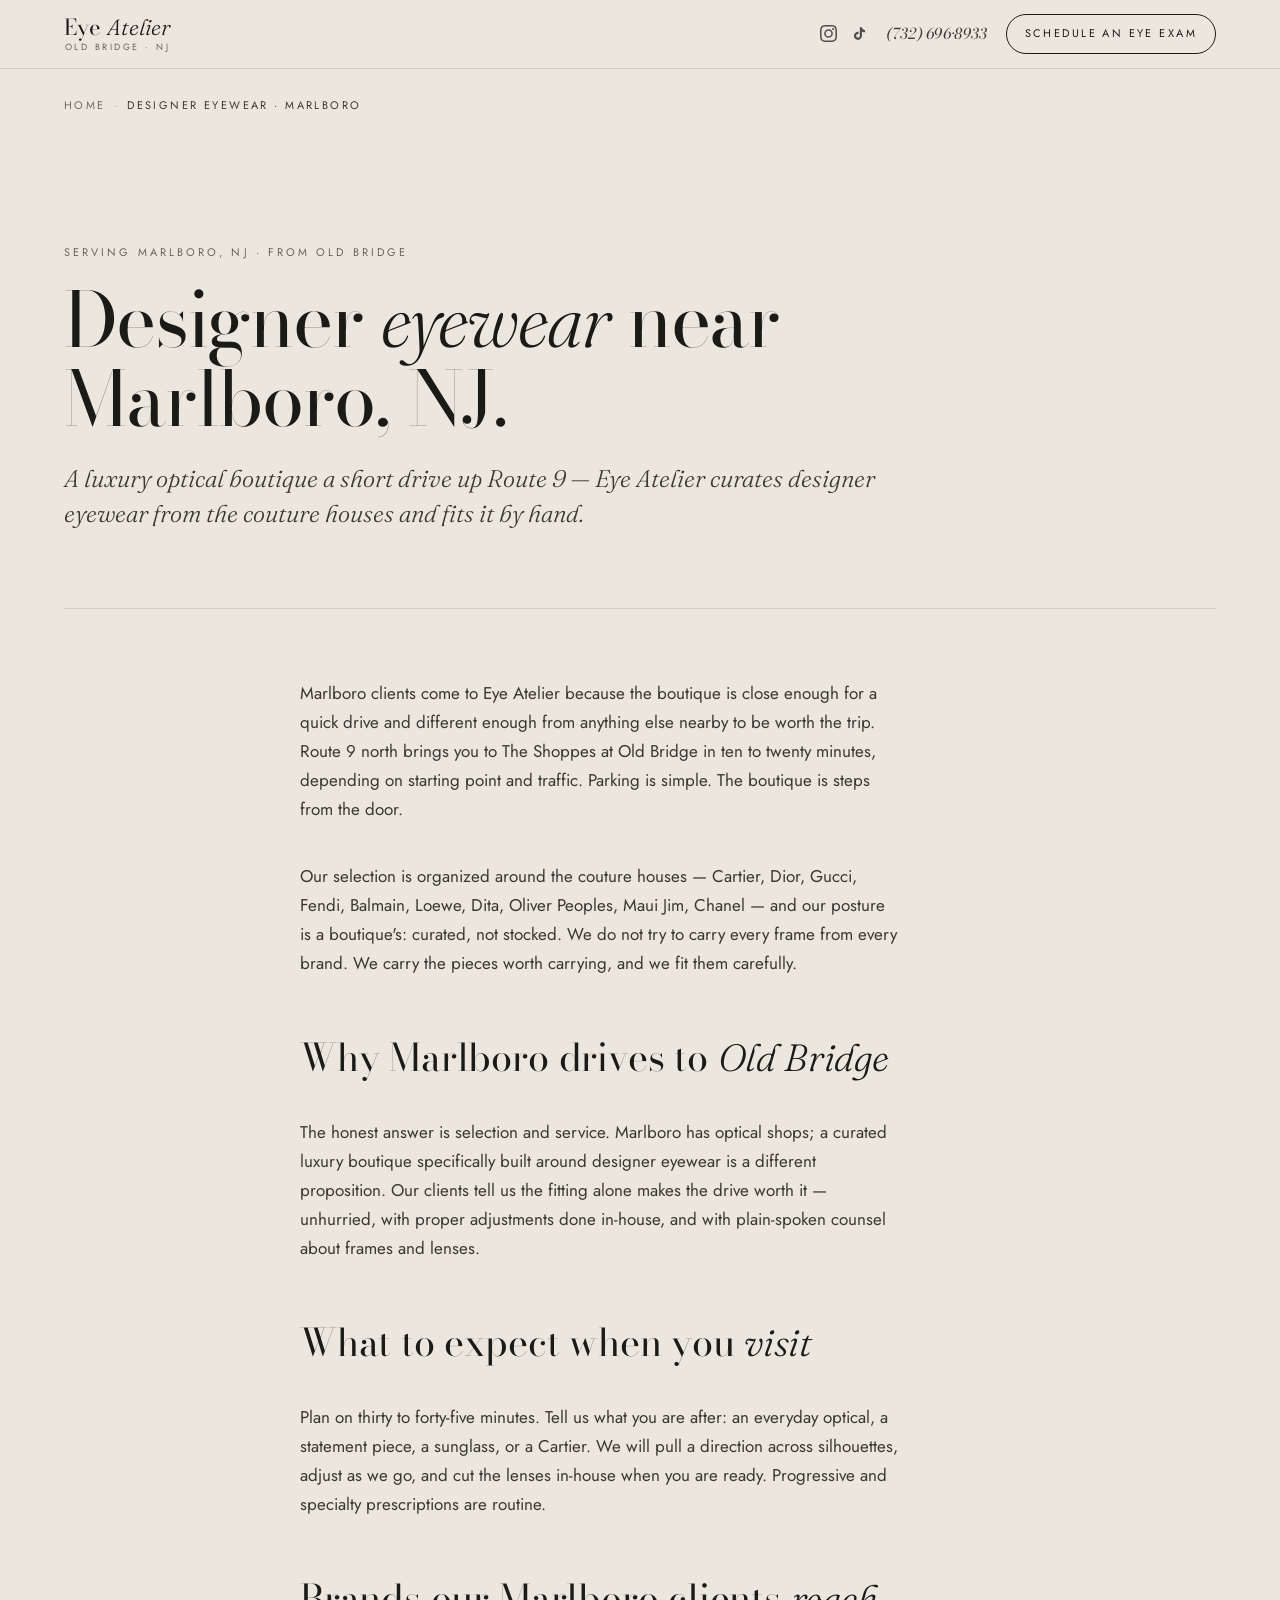
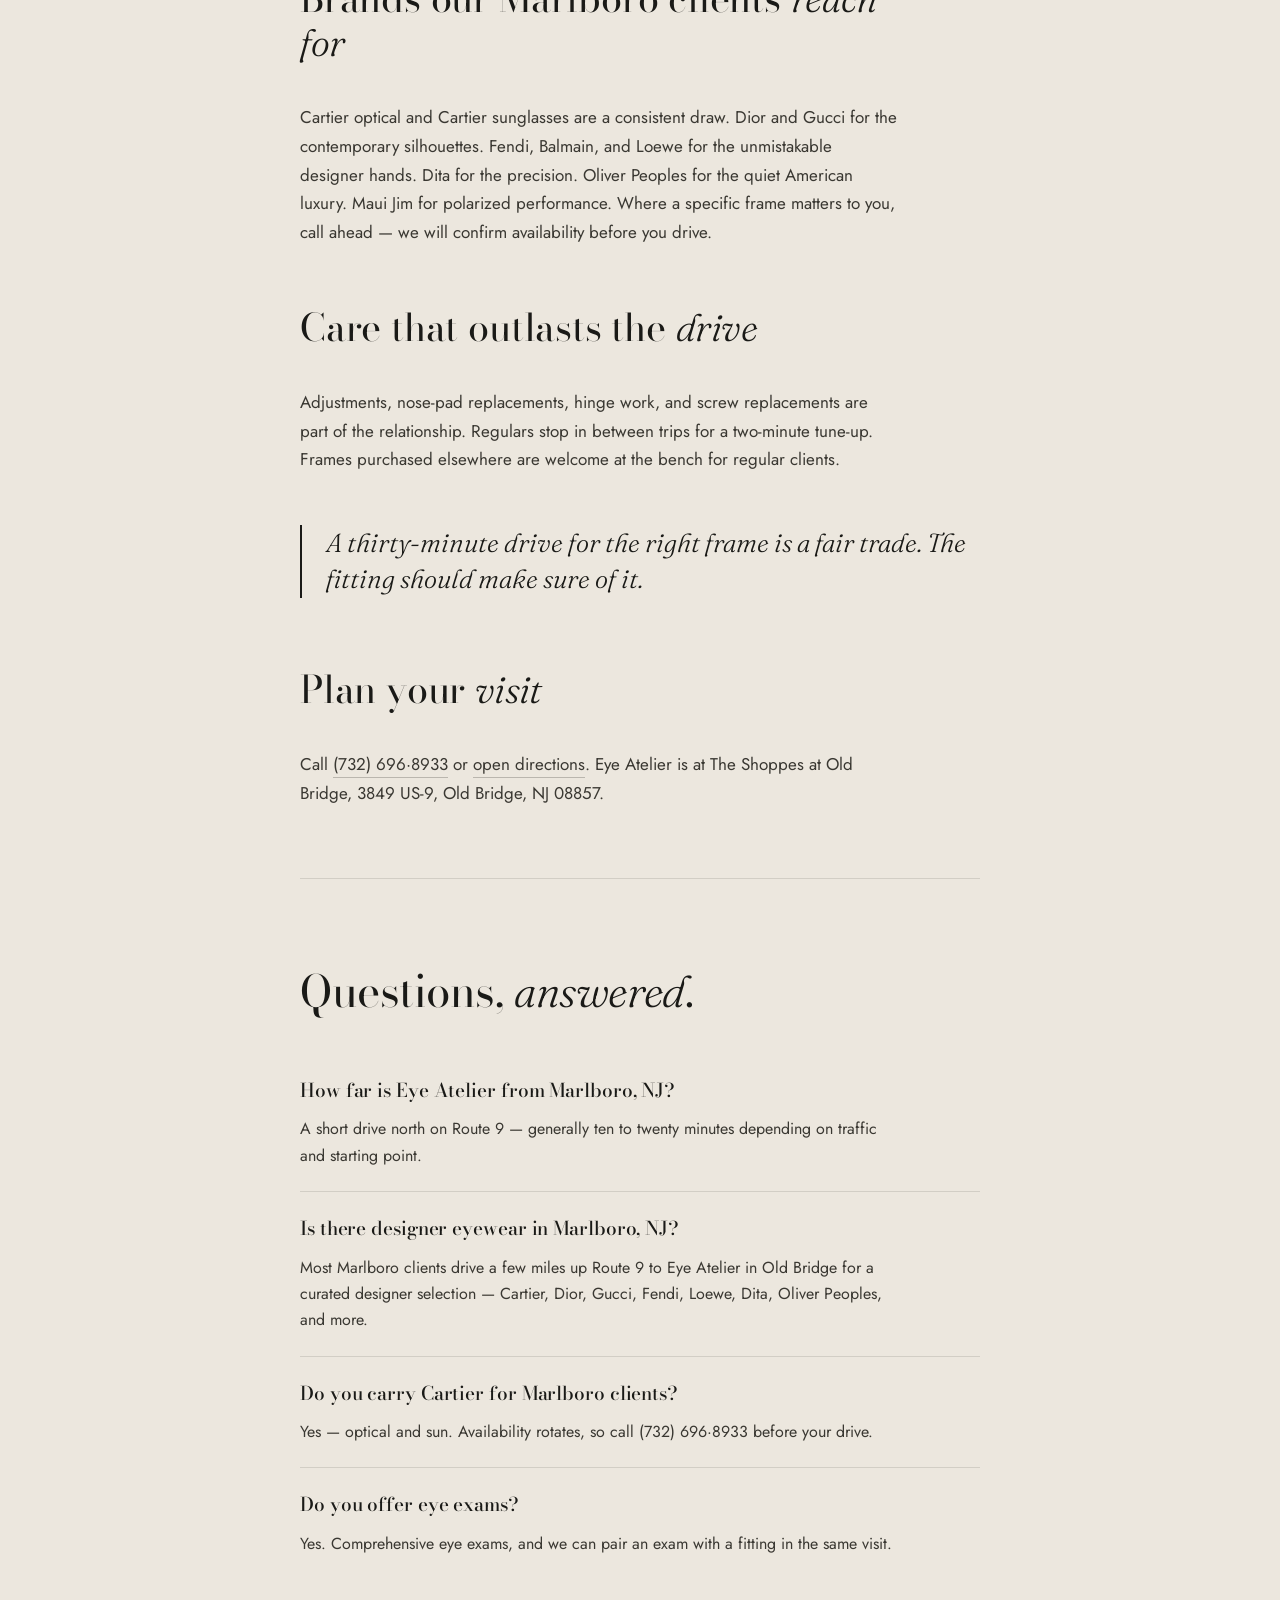
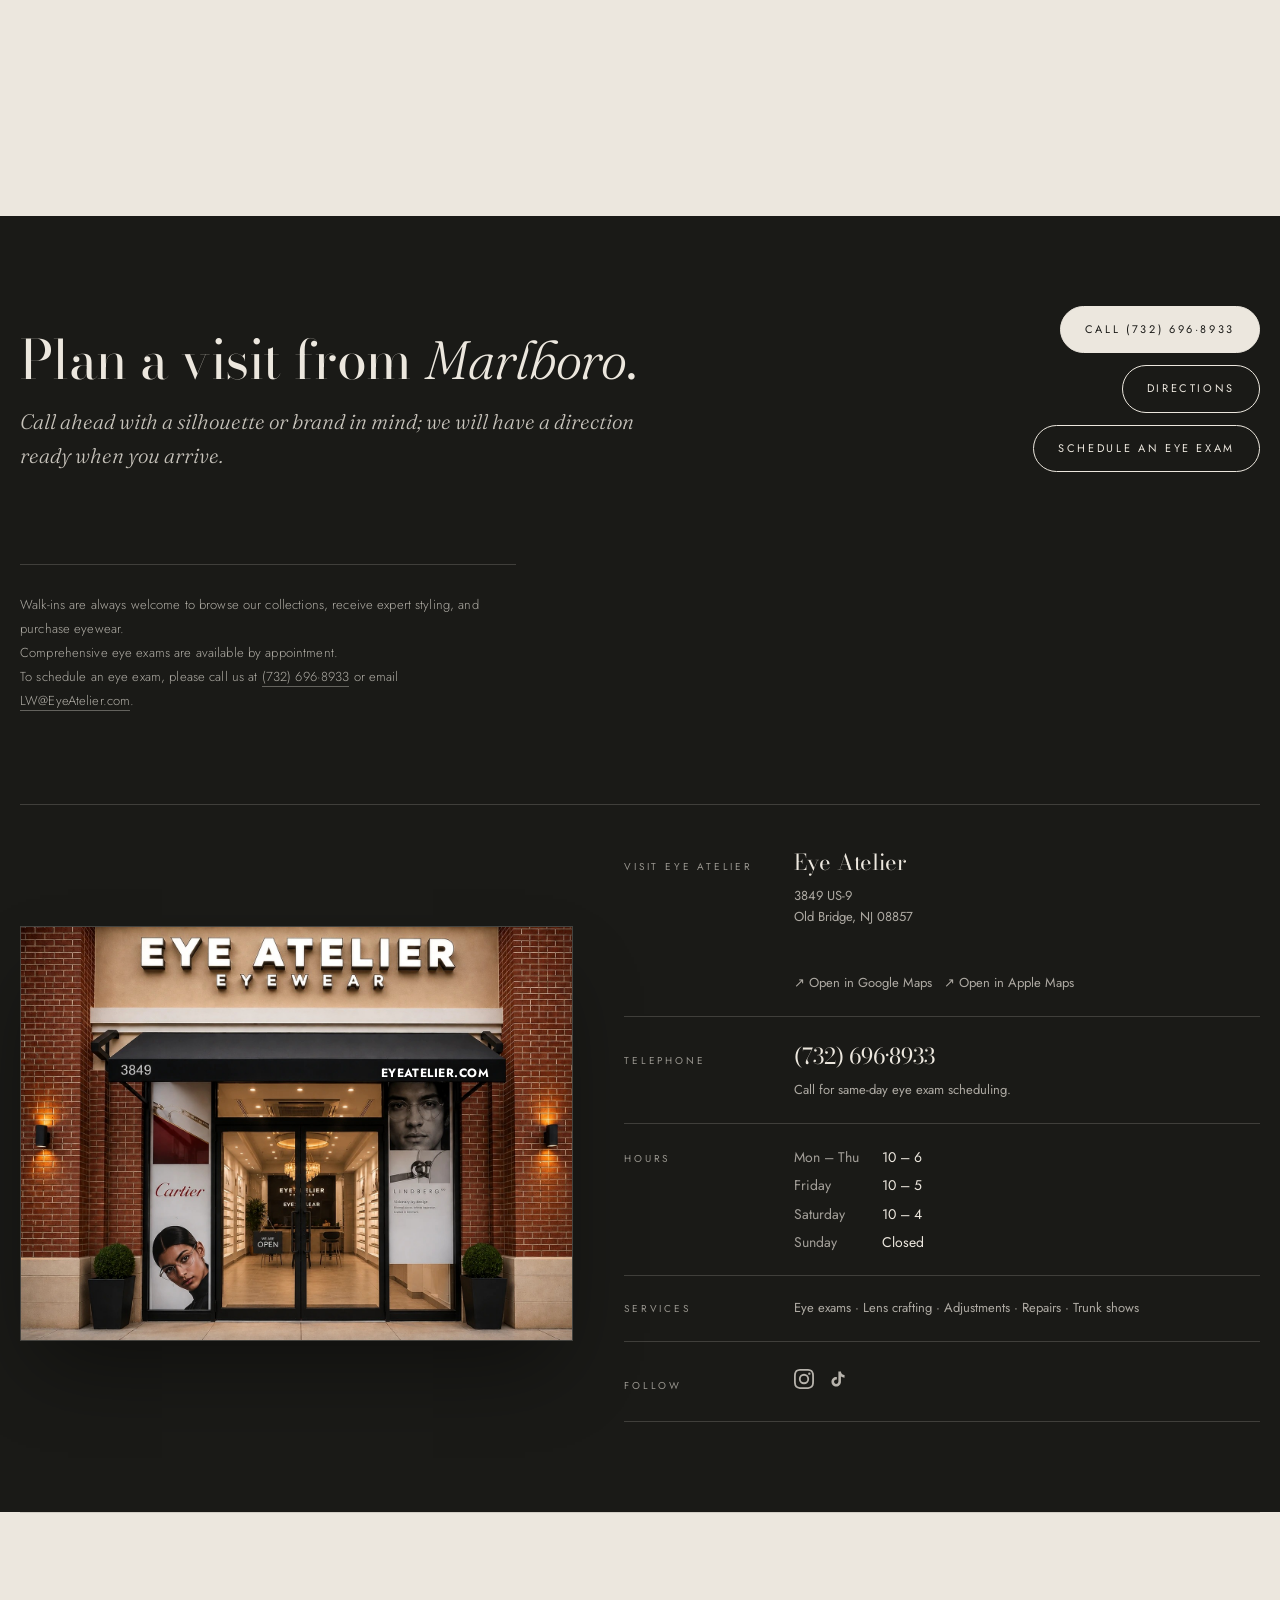
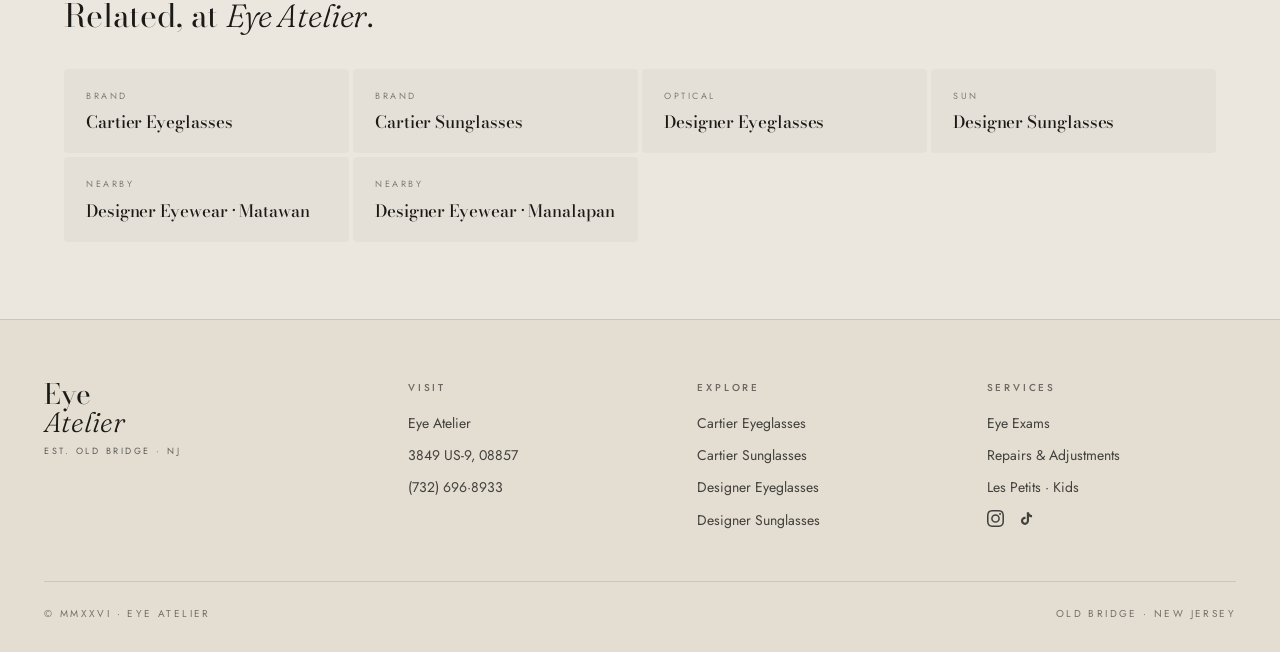
<file: designer-eyewear-marlboro-nj.html>
<!doctype html>
<html lang="en">
<head>
  <!-- Google tag (gtag.js) -->
  <script async src="https://www.googletagmanager.com/gtm.js?id=GTM-K2VDJRJS"></script>
  <script>
    window.dataLayer = window.dataLayer || [];
    function gtag(){dataLayer.push(arguments);}
    gtag('js', new Date());
  </script>
<meta charset="utf-8">
<meta name="viewport" content="width=device-width,initial-scale=1">
<title>Designer Eyewear Near Marlboro, NJ | Eye Atelier (Old Bridge)</title>
<meta name="description" content="Designer eyewear near Marlboro, NJ — Eye Atelier is a short drive up Route 9 in Old Bridge. Cartier, Dior, Gucci, Loewe, Dita, Oliver Peoples. (732) 696-8933.">
<link rel="canonical" href="https://www.eyeatelier.com/designer-eyewear-marlboro-nj">

<meta property="og:type" content="article">
<meta property="og:site_name" content="Eye Atelier">
<meta property="og:title" content="Designer Eyewear Near Marlboro, NJ | Eye Atelier">
<meta property="og:description" content="A short drive up Route 9 from Marlboro — Eye Atelier is a luxury optical boutique in Old Bridge, NJ.">
<meta property="og:url" content="https://www.eyeatelier.com/designer-eyewear-marlboro-nj">
<meta property="og:image" content="https://www.eyeatelier.com/store-displays.jpeg">
<meta name="twitter:card" content="summary_large_image">
<meta name="twitter:title" content="Designer Eyewear Near Marlboro, NJ | Eye Atelier">
<meta name="twitter:description" content="A short drive up Route 9 from Marlboro — Eye Atelier is a luxury optical boutique in Old Bridge, NJ.">
<meta name="twitter:image" content="https://www.eyeatelier.com/store-displays.jpeg">
<meta name="theme-color" content="#1a1a17">

<link rel="preconnect" href="https://fonts.googleapis.com">
<link rel="preconnect" href="https://fonts.gstatic.com" crossorigin>
<link href="https://fonts.googleapis.com/css2?family=Bodoni+Moda:ital,opsz,wght@0,6..96,400;0,6..96,500;0,6..96,700;1,6..96,400&family=Jost:wght@300;400;500;600&family=Fraunces:ital,opsz,wght@0,9..144,300;0,9..144,400;1,9..144,300&display=swap" rel="stylesheet">
<link rel="stylesheet" href="/landing.css">

<script type="application/ld+json">
{
  "@context": "https://schema.org",
  "@type": "BreadcrumbList",
  "itemListElement": [
    { "@type": "ListItem", "position": 1, "name": "Home", "item": "https://www.eyeatelier.com/" },
    { "@type": "ListItem", "position": 2, "name": "Designer Eyewear Near Marlboro, NJ", "item": "https://www.eyeatelier.com/designer-eyewear-marlboro-nj" }
  ]
}
</script>

<script type="application/ld+json">
{
  "@context": "https://schema.org",
  "@type": "FAQPage",
  "mainEntity": [
    { "@type": "Question", "name": "How far is Eye Atelier from Marlboro, NJ?", "acceptedAnswer": { "@type": "Answer", "text": "Eye Atelier is in Old Bridge, a short drive north on Route 9 from Marlboro — generally 10 to 20 minutes depending on traffic and starting point." } },
    { "@type": "Question", "name": "Is there designer eyewear in Marlboro, NJ?", "acceptedAnswer": { "@type": "Answer", "text": "Most Marlboro clients drive a few miles up Route 9 to Eye Atelier in Old Bridge for a curated designer eyewear selection — Cartier, Dior, Gucci, Fendi, Loewe, Dita, Oliver Peoples, and more." } },
    { "@type": "Question", "name": "Do you carry Cartier for Marlboro clients?", "acceptedAnswer": { "@type": "Answer", "text": "Yes. Cartier optical and Cartier sunglasses are part of our curation. Because availability rotates, call (732) 696-8933 before your drive." } }
  ]
}
</script>
</head>
<body>

<header class="site-header">
  <nav class="site-nav" aria-label="Primary">
    <a href="/" class="wordmark"><span>Eye <em>Atelier</em></span><small>Old Bridge · NJ</small></a>
    <div class="nav-right">
      <span class="social-icons"><a href="https://www.instagram.com/eyeateliereyewear" target="_blank" rel="noopener noreferrer" aria-label="Eye Atelier on Instagram"><svg viewBox="0 0 24 24" fill="currentColor"><path d="M12 2.163c3.204 0 3.584.012 4.85.07 3.252.148 4.771 1.691 4.919 4.919.058 1.265.069 1.645.069 4.849 0 3.205-.012 3.584-.069 4.849-.149 3.225-1.664 4.771-4.919 4.919-1.266.058-1.644.07-4.85.07-3.204 0-3.584-.012-4.849-.07-3.26-.149-4.771-1.699-4.919-4.92-.058-1.265-.07-1.644-.07-4.849 0-3.204.013-3.583.07-4.849.149-3.227 1.664-4.771 4.919-4.919 1.266-.057 1.645-.069 4.849-.069zM12 0C8.741 0 8.332.014 7.052.072 2.695.272.273 2.69.073 7.052.014 8.332 0 8.741 0 12c0 3.259.014 3.668.072 4.948.2 4.358 2.618 6.78 6.98 6.98C8.332 23.986 8.741 24 12 24c3.259 0 3.668-.014 4.948-.072 4.354-.2 6.782-2.618 6.979-6.98.059-1.28.073-1.689.073-4.948 0-3.259-.014-3.667-.072-4.947-.196-4.354-2.617-6.78-6.979-6.98C15.668.014 15.259 0 12 0zm0 5.838a6.162 6.162 0 100 12.324 6.162 6.162 0 000-12.324zM12 16a4 4 0 110-8 4 4 0 010 8zm6.406-11.845a1.44 1.44 0 100 2.881 1.44 1.44 0 000-2.881z"/></svg></a><a href="https://www.tiktok.com/@eye.atelier.eyewe" target="_blank" rel="noopener noreferrer" aria-label="Eye Atelier on TikTok"><svg viewBox="0 0 24 24" fill="currentColor"><path d="M16.6 5.82s.51.5 0 0A4.278 4.278 0 0 1 15.54 3h-3.09v12.4a2.592 2.592 0 0 1-2.59 2.5c-1.42 0-2.6-1.16-2.6-2.6 0-1.72 1.66-3.01 3.37-2.48V9.66c-3.45-.46-6.47 2.22-6.47 5.64 0 3.33 2.76 5.7 5.69 5.7 3.14 0 5.69-2.55 5.69-5.7V9.01a7.35 7.35 0 0 0 4.3 1.38V7.3s-1.88.09-3.24-1.48z"/></svg></a></span>
      <a href="tel:+17326968933" class="nav-phone">(732) 696·8933</a>
      <a href="tel:+17326968933" class="nav-cta js-exam-cta">Schedule an Eye Exam</a>
    </div>
  </nav>
</header>

<nav class="breadcrumb" aria-label="Breadcrumb">
  <a href="/">Home</a><span class="sep">·</span>Designer Eyewear · Marlboro
</nav>

<article class="landing">
  <header class="landing-header">
    <p class="eyebrow">Serving Marlboro, NJ · From Old Bridge</p>
    <h1>Designer <em>eyewear</em> near Marlboro, NJ.</h1>
    <p class="lede">A luxury optical boutique a short drive up Route 9 — Eye Atelier curates designer eyewear from the couture houses and fits it by hand.</p>
  </header>

  <div class="landing-body">
    <p>Marlboro clients come to Eye Atelier because the boutique is close enough for a quick drive and different enough from anything else nearby to be worth the trip. Route 9 north brings you to The Shoppes at Old Bridge in ten to twenty minutes, depending on starting point and traffic. Parking is simple. The boutique is steps from the door.</p>

    <p>Our selection is organized around the couture houses — Cartier, Dior, Gucci, Fendi, Balmain, Loewe, Dita, Oliver Peoples, Maui Jim, Chanel — and our posture is a boutique's: curated, not stocked. We do not try to carry every frame from every brand. We carry the pieces worth carrying, and we fit them carefully.</p>

    <h2>Why Marlboro drives to <em>Old Bridge</em></h2>
    <p>The honest answer is selection and service. Marlboro has optical shops; a curated luxury boutique specifically built around designer eyewear is a different proposition. Our clients tell us the fitting alone makes the drive worth it — unhurried, with proper adjustments done in-house, and with plain-spoken counsel about frames and lenses.</p>

    <h2>What to expect when you <em>visit</em></h2>
    <p>Plan on thirty to forty-five minutes. Tell us what you are after: an everyday optical, a statement piece, a sunglass, or a Cartier. We will pull a direction across silhouettes, adjust as we go, and cut the lenses in-house when you are ready. Progressive and specialty prescriptions are routine.</p>

    <h2>Brands our Marlboro clients <em>reach for</em></h2>
    <p>Cartier optical and Cartier sunglasses are a consistent draw. Dior and Gucci for the contemporary silhouettes. Fendi, Balmain, and Loewe for the unmistakable designer hands. Dita for the precision. Oliver Peoples for the quiet American luxury. Maui Jim for polarized performance. Where a specific frame matters to you, call ahead — we will confirm availability before you drive.</p>

    <h2>Care that outlasts the <em>drive</em></h2>
    <p>Adjustments, nose-pad replacements, hinge work, and screw replacements are part of the relationship. Regulars stop in between trips for a two-minute tune-up. Frames purchased elsewhere are welcome at the bench for regular clients.</p>

    <blockquote class="pullquote">A thirty-minute drive for the right frame is a fair trade. The fitting should make sure of it.</blockquote>

    <h2>Plan your <em>visit</em></h2>
    <p>Call <a href="tel:+17326968933">(732) 696·8933</a> or <a href="https://share.google/XbxeWpjPBPiB6ob5s" target="_blank" rel="noopener">open directions</a>. Eye Atelier is at The Shoppes at Old Bridge, 3849 US-9, Old Bridge, NJ 08857.</p>
  </div>

  <section class="faq" id="faq" aria-labelledby="faq-heading">
    <h2 id="faq-heading">Questions, <em>answered</em>.</h2>
    <div class="faq-item">
      <h3>How far is Eye Atelier from Marlboro, NJ?</h3>
      <p>A short drive north on Route 9 — generally ten to twenty minutes depending on traffic and starting point.</p>
    </div>
    <div class="faq-item">
      <h3>Is there designer eyewear in Marlboro, NJ?</h3>
      <p>Most Marlboro clients drive a few miles up Route 9 to Eye Atelier in Old Bridge for a curated designer selection — Cartier, Dior, Gucci, Fendi, Loewe, Dita, Oliver Peoples, and more.</p>
    </div>
    <div class="faq-item">
      <h3>Do you carry Cartier for Marlboro clients?</h3>
      <p>Yes — optical and sun. Availability rotates, so call (732) 696·8933 before your drive.</p>
    </div>
    <div class="faq-item">
      <h3>Do you offer eye exams?</h3>
      <p>Yes. Comprehensive eye exams, and we can pair an exam with a fitting in the same visit.</p>
    </div>
  </section>
</article>

<section class="cta-band" aria-labelledby="cta-heading">
  <div class="cta-inner">
    <div>
      <h2 id="cta-heading">Plan a visit from <em>Marlboro</em>.</h2>
      <p>Call ahead with a silhouette or brand in mind; we will have a direction ready when you arrive.</p>
    </div>
    <div class="cta-actions">
      <a class="cta-btn primary" href="tel:+17326968933">Call (732) 696·8933</a>
      <a class="cta-btn" href="https://share.google/XbxeWpjPBPiB6ob5s" target="_blank" rel="noopener">Directions</a>
      <a class="cta-btn js-exam-cta" href="tel:+17326968933">Schedule an Eye Exam</a>
    </div>
    <p class="cta-note">Walk-ins are always welcome to browse our collections, receive expert styling, and purchase eyewear.<br>Comprehensive eye exams are available by appointment.<br>To schedule an eye exam, please call us at <a href="tel:+17326968933">(732) 696&middot;8933</a> or email <a href="mailto:LW@EyeAtelier.com">LW@EyeAtelier.com</a>.</p>
    <div class="visit-grid">
      <div class="visit-map">
        <img src="storefront-exterior.jpg" alt="The Eye Atelier storefront, 3849 US-9, Old Bridge, NJ">
        <span class="visit-map-url">eyeatelier.com</span>
      </div>
      <div class="visit-info">
        <div class="info-row">
          <div class="label">Visit Eye Atelier</div>
          <div class="val">Eye Atelier<br><small>3849 US-9<br>Old Bridge, NJ 08857</small><br><small style="margin-top:10px;"><a href="https://www.google.com/maps/search/?api=1&query=Eye+Atelier+Eyewear%2C+3849+US-9%2C+Old+Bridge%2C+NJ+08857" target="_blank" rel="noopener">&#8599; Open in Google Maps</a>&nbsp;&nbsp;&nbsp;<a href="https://maps.apple.com/?q=Eye+Atelier+Eyewear&address=3849+US-9%2C+Old+Bridge%2C+NJ+08857" target="_blank" rel="noopener">&#8599; Open in Apple Maps</a></small></div>
        </div>
        <div class="info-row">
          <div class="label">Telephone</div>
          <div class="val"><a href="tel:+17326968933">(732) 696&middot;8933</a><br><small>Call for same-day eye exam scheduling.</small></div>
        </div>
        <div class="info-row">
          <div class="label">Hours</div>
          <div class="val" style="font-size:15px;">
            <div class="visit-hours">
              <span class="day">Mon &ndash; Thu</span><span>10 &ndash; 6</span>
              <span class="day">Friday</span><span>10 &ndash; 5</span>
              <span class="day">Saturday</span><span>10 &ndash; 4</span>
              <span class="day">Sunday</span><span>Closed</span>
            </div>
          </div>
        </div>
        <div class="info-row">
          <div class="label">Services</div>
          <div class="val" style="font-size:15px;">
            <small style="margin-top:0;">Eye exams &middot; Lens crafting &middot; Adjustments &middot; Repairs &middot; Trunk shows</small>
          </div>
        </div>
        <div class="info-row">
          <div class="label">Follow</div>
          <div class="val">
            <span class="social-icons">
              <a href="https://www.instagram.com/eyeateliereyewear" target="_blank" rel="noopener noreferrer" aria-label="Eye Atelier on Instagram"><svg viewBox="0 0 24 24" fill="currentColor"><path d="M12 2.163c3.204 0 3.584.012 4.85.07 3.252.148 4.771 1.691 4.919 4.919.058 1.265.069 1.645.069 4.849 0 3.205-.012 3.584-.069 4.849-.149 3.225-1.664 4.771-4.919 4.919-1.266.058-1.644.07-4.85.07-3.204 0-3.584-.012-4.849-.07-3.26-.149-4.771-1.699-4.919-4.92-.058-1.265-.07-1.644-.07-4.849 0-3.204.013-3.583.07-4.849.149-3.227 1.664-4.771 4.919-4.919 1.266-.057 1.645-.069 4.849-.069zM12 0C8.741 0 8.332.014 7.052.072 2.695.272.273 2.69.073 7.052.014 8.332 0 8.741 0 12c0 3.259.014 3.668.072 4.948.2 4.358 2.618 6.78 6.98 6.98C8.332 23.986 8.741 24 12 24c3.259 0 3.668-.014 4.948-.072 4.354-.2 6.782-2.618 6.979-6.98.059-1.28.073-1.689.073-4.948 0-3.259-.014-3.667-.072-4.947-.196-4.354-2.617-6.78-6.979-6.98C15.668.014 15.259 0 12 0zm0 5.838a6.162 6.162 0 100 12.324 6.162 6.162 0 000-12.324zM12 16a4 4 0 110-8 4 4 0 010 8zm6.406-11.845a1.44 1.44 0 100 2.881 1.44 1.44 0 000-2.881z"/></svg></a>
              <a href="https://www.tiktok.com/@eye.atelier.eyewe" target="_blank" rel="noopener noreferrer" aria-label="Eye Atelier on TikTok"><svg viewBox="0 0 24 24" fill="currentColor"><path d="M16.6 5.82s.51.5 0 0A4.278 4.278 0 0 1 15.54 3h-3.09v12.4a2.592 2.592 0 0 1-2.59 2.5c-1.42 0-2.6-1.16-2.6-2.6 0-1.72 1.66-3.01 3.37-2.48V9.66c-3.45-.46-6.47 2.22-6.47 5.64 0 3.33 2.76 5.7 5.69 5.7 3.14 0 5.69-2.55 5.69-5.7V9.01a7.35 7.35 0 0 0 4.3 1.38V7.3s-1.88.09-3.24-1.48z"/></svg></a>
            </span>
          </div>
        </div>
      </div>
    </div>
  </div>
</section>

<nav class="related" aria-labelledby="related-heading">
  <h2 id="related-heading">Related, at <em>Eye Atelier</em>.</h2>
  <div class="related-grid">
    <a href="/cartier-eyeglasses-old-bridge-nj" class="related-card"><div class="tag">Brand</div><h3>Cartier Eyeglasses</h3></a>
    <a href="/cartier-sunglasses-old-bridge-nj" class="related-card"><div class="tag">Brand</div><h3>Cartier Sunglasses</h3></a>
    <a href="/designer-eyeglasses-old-bridge-nj" class="related-card"><div class="tag">Optical</div><h3>Designer Eyeglasses</h3></a>
    <a href="/designer-sunglasses-old-bridge-nj" class="related-card"><div class="tag">Sun</div><h3>Designer Sunglasses</h3></a>
    <a href="/designer-eyewear-matawan-nj" class="related-card"><div class="tag">Nearby</div><h3>Designer Eyewear · Matawan</h3></a>
    <a href="/designer-eyewear-manalapan-nj" class="related-card"><div class="tag">Nearby</div><h3>Designer Eyewear · Manalapan</h3></a>
  </div>
</nav>

<footer class="site-footer">
  <div class="foot-inner">
    <div><div class="foot-mark">Eye <em>Atelier</em><small>Est. Old Bridge · NJ</small></div></div>
    <div class="foot-col">
      <h5>Visit</h5>
      <a href="https://www.google.com/maps/search/?api=1&query=Eye+Atelier+Eyewear%2C+3849+US-9%2C+Old+Bridge%2C+NJ+08857" target="_blank" rel="noopener">Eye Atelier</a>
      <a href="https://www.google.com/maps/search/?api=1&query=Eye+Atelier+Eyewear%2C+3849+US-9%2C+Old+Bridge%2C+NJ+08857" target="_blank" rel="noopener">3849 US-9, 08857</a>
      <a href="tel:+17326968933">(732) 696·8933</a>
    </div>
    <div class="foot-col">
      <h5>Explore</h5>
      <a href="/cartier-eyeglasses-old-bridge-nj">Cartier Eyeglasses</a>
      <a href="/cartier-sunglasses-old-bridge-nj">Cartier Sunglasses</a>
      <a href="/designer-eyeglasses-old-bridge-nj">Designer Eyeglasses</a>
      <a href="/designer-sunglasses-old-bridge-nj">Designer Sunglasses</a>
    </div>
    <div class="foot-col">
      <h5>Services</h5>
      <a href="/eye-exams-old-bridge-nj">Eye Exams</a>
      <a href="/eyeglass-repairs-adjustments-old-bridge-nj">Repairs &amp; Adjustments</a>
      <a href="/kids-glasses-old-bridge-nj">Les Petits · Kids</a>
      <span class="social-icons"><a href="https://www.instagram.com/eyeateliereyewear" target="_blank" rel="noopener noreferrer" aria-label="Eye Atelier on Instagram"><svg viewBox="0 0 24 24" fill="currentColor"><path d="M12 2.163c3.204 0 3.584.012 4.85.07 3.252.148 4.771 1.691 4.919 4.919.058 1.265.069 1.645.069 4.849 0 3.205-.012 3.584-.069 4.849-.149 3.225-1.664 4.771-4.919 4.919-1.266.058-1.644.07-4.85.07-3.204 0-3.584-.012-4.849-.07-3.26-.149-4.771-1.699-4.919-4.92-.058-1.265-.07-1.644-.07-4.849 0-3.204.013-3.583.07-4.849.149-3.227 1.664-4.771 4.919-4.919 1.266-.057 1.645-.069 4.849-.069zM12 0C8.741 0 8.332.014 7.052.072 2.695.272.273 2.69.073 7.052.014 8.332 0 8.741 0 12c0 3.259.014 3.668.072 4.948.2 4.358 2.618 6.78 6.98 6.98C8.332 23.986 8.741 24 12 24c3.259 0 3.668-.014 4.948-.072 4.354-.2 6.782-2.618 6.979-6.98.059-1.28.073-1.689.073-4.948 0-3.259-.014-3.667-.072-4.947-.196-4.354-2.617-6.78-6.979-6.98C15.668.014 15.259 0 12 0zm0 5.838a6.162 6.162 0 100 12.324 6.162 6.162 0 000-12.324zM12 16a4 4 0 110-8 4 4 0 010 8zm6.406-11.845a1.44 1.44 0 100 2.881 1.44 1.44 0 000-2.881z"/></svg></a><a href="https://www.tiktok.com/@eye.atelier.eyewe" target="_blank" rel="noopener noreferrer" aria-label="Eye Atelier on TikTok"><svg viewBox="0 0 24 24" fill="currentColor"><path d="M16.6 5.82s.51.5 0 0A4.278 4.278 0 0 1 15.54 3h-3.09v12.4a2.592 2.592 0 0 1-2.59 2.5c-1.42 0-2.6-1.16-2.6-2.6 0-1.72 1.66-3.01 3.37-2.48V9.66c-3.45-.46-6.47 2.22-6.47 5.64 0 3.33 2.76 5.7 5.69 5.7 3.14 0 5.69-2.55 5.69-5.7V9.01a7.35 7.35 0 0 0 4.3 1.38V7.3s-1.88.09-3.24-1.48z"/></svg></a></span>
    </div>
  </div>
  <div class="foot-bottom">
    <span>© MMXXVI · Eye Atelier</span>
    <span>Old Bridge · New Jersey</span>
  </div>
</footer>

<div class="mobile-sticky" aria-hidden="true">
  <a href="tel:+17326968933" class="ms-call">Call</a>
  <a href="tel:+17326968933" class="ms-book js-exam-cta">Schedule an Eye Exam</a>
</div>

<div class="exam-modal-overlay" id="examModalOverlay" hidden>
  <div class="exam-modal" role="dialog" aria-modal="true" aria-labelledby="examModalTitle">
    <button type="button" class="exam-modal-close" id="examModalClose" aria-label="Close">&times;</button>
    <h2 id="examModalTitle">Schedule an Eye Exam</h2>
    <p class="exam-modal-text">Choose the easiest way to schedule your comprehensive eye exam with our optometrist.</p>
    <div class="exam-modal-actions">
      <a class="exam-modal-btn primary" href="tel:+17326968933">Call (732) 696&middot;8933</a>
      <a class="exam-modal-btn" href="mailto:LW@EyeAtelier.com">Email LW@EyeAtelier.com</a>
    </div>
    <p class="exam-modal-secondary">Prefer to use another device? Call <a href="tel:+17326968933">(732) 696&middot;8933</a> or email <a href="mailto:LW@EyeAtelier.com">LW@EyeAtelier.com</a>.</p>
    <p class="exam-modal-note">Walk-ins are always welcome for eyewear shopping, styling, adjustments, and repairs. Eye exam appointments are only needed to see our optometrist.</p>
  </div>
</div>
<script>
(function(){
  var overlay = document.getElementById('examModalOverlay');
  if (!overlay) return;
  var modal = overlay.querySelector('.exam-modal');
  var closeBtn = document.getElementById('examModalClose');
  var lastFocused = null;

  function openModal(e){
    if (e) e.preventDefault();
    lastFocused = document.activeElement;
    overlay.hidden = false;
    document.body.style.overflow = 'hidden';
    closeBtn.focus();
  }
  function closeModal(){
    overlay.hidden = true;
    document.body.style.overflow = '';
    if (lastFocused && lastFocused.focus) lastFocused.focus();
  }
  document.querySelectorAll('.js-exam-cta').forEach(function(el){
    el.addEventListener('click', openModal);
  });
  closeBtn.addEventListener('click', closeModal);
  overlay.addEventListener('click', function(e){
    if (e.target === overlay) closeModal();
  });
  modal.addEventListener('click', function(e){
    e.stopPropagation();
  });
  document.addEventListener('keydown', function(e){
    if (e.key === 'Escape' && !overlay.hidden) closeModal();
  });
  modal.addEventListener('keydown', function(e){
    if (e.key !== 'Tab') return;
    var focusable = modal.querySelectorAll('a[href], button');
    if (!focusable.length) return;
    var first = focusable[0], last = focusable[focusable.length - 1];
    if (e.shiftKey && document.activeElement === first) { e.preventDefault(); last.focus(); }
    else if (!e.shiftKey && document.activeElement === last) { e.preventDefault(); first.focus(); }
  });
})();
</script>

</body>
</html>
</file>
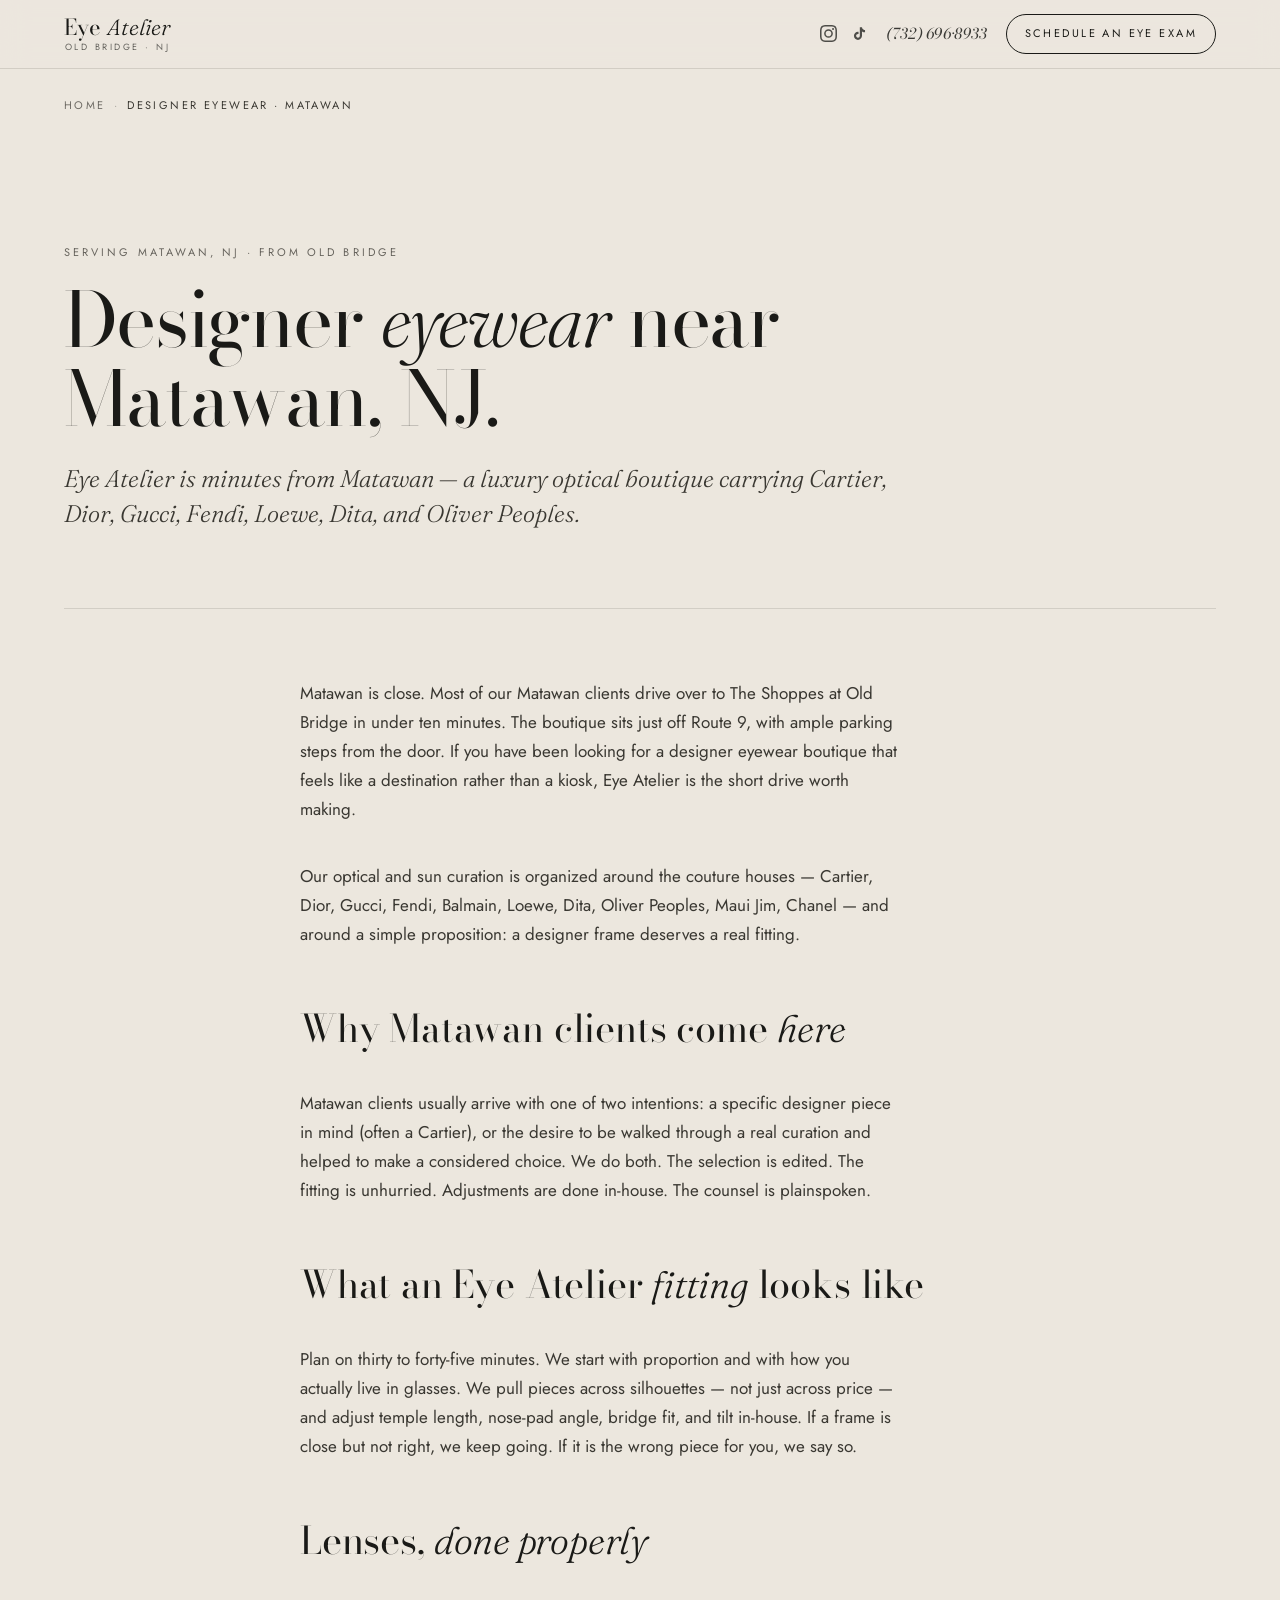
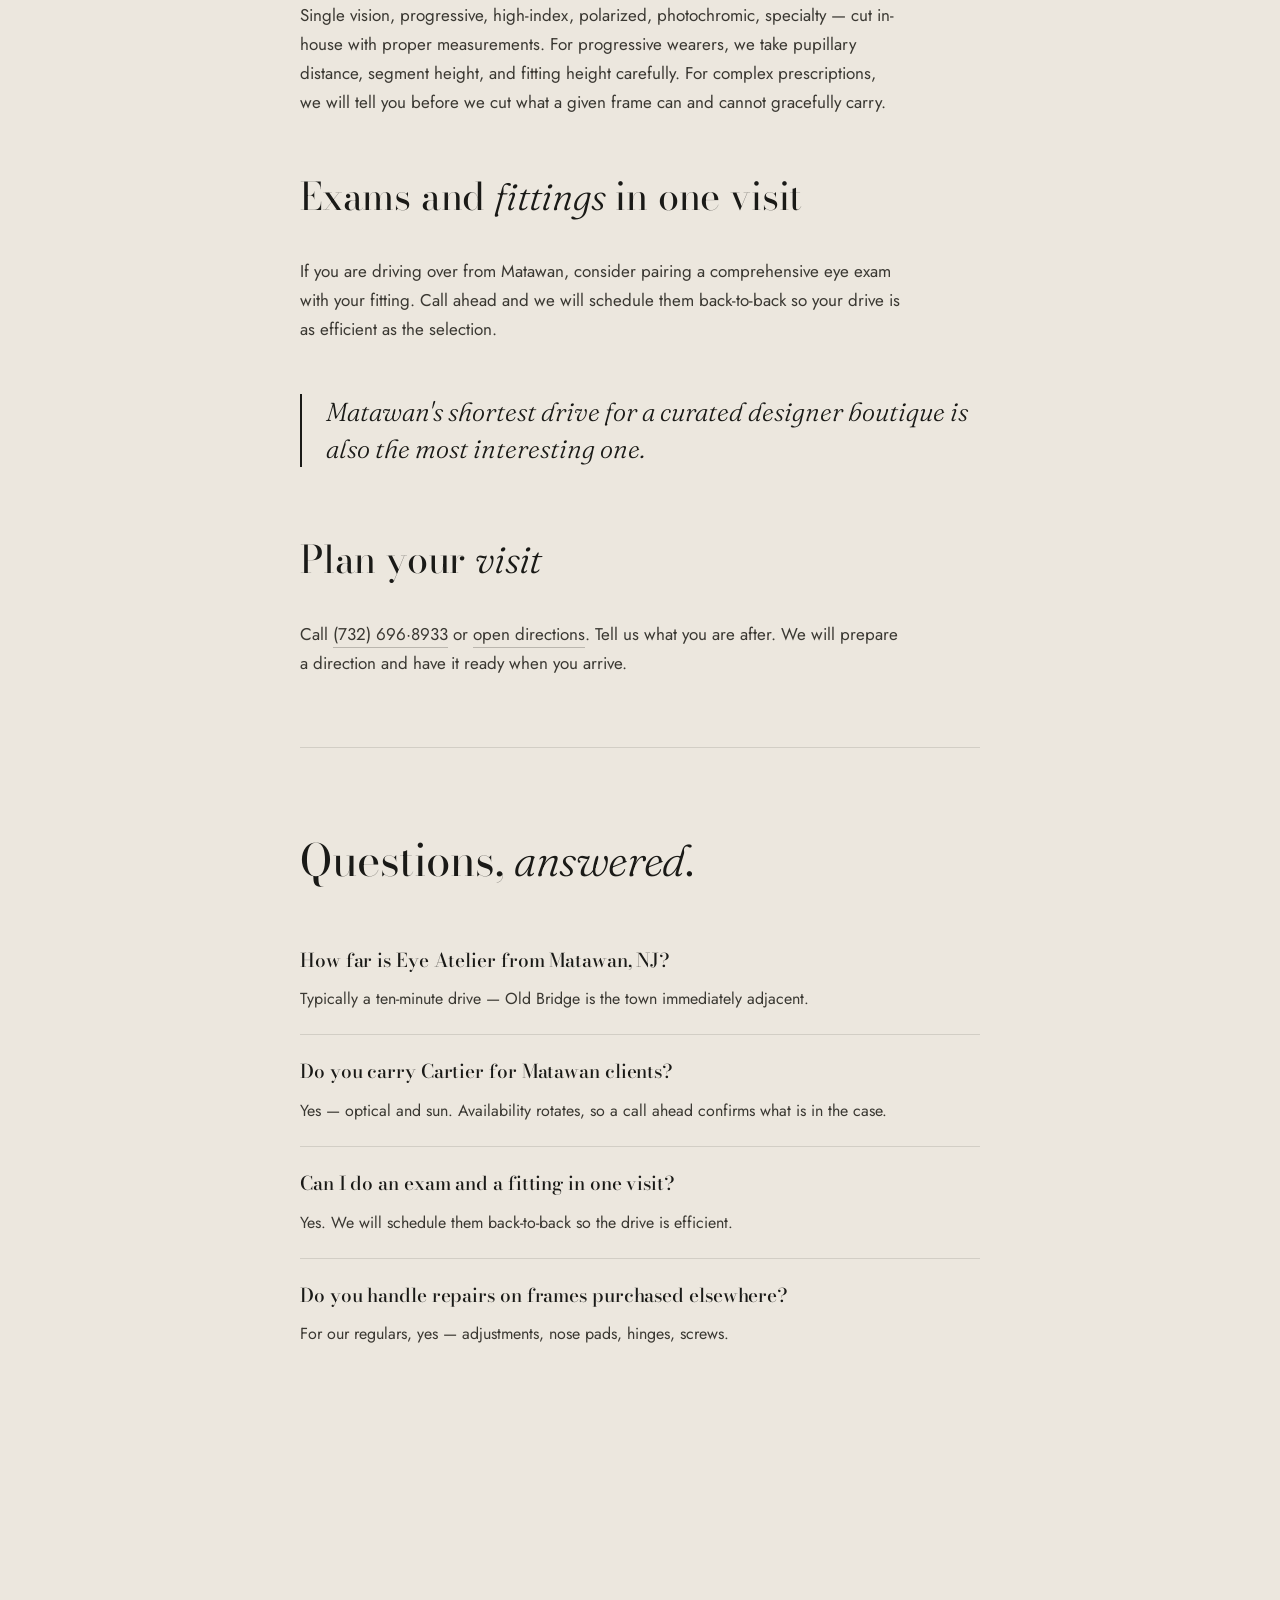
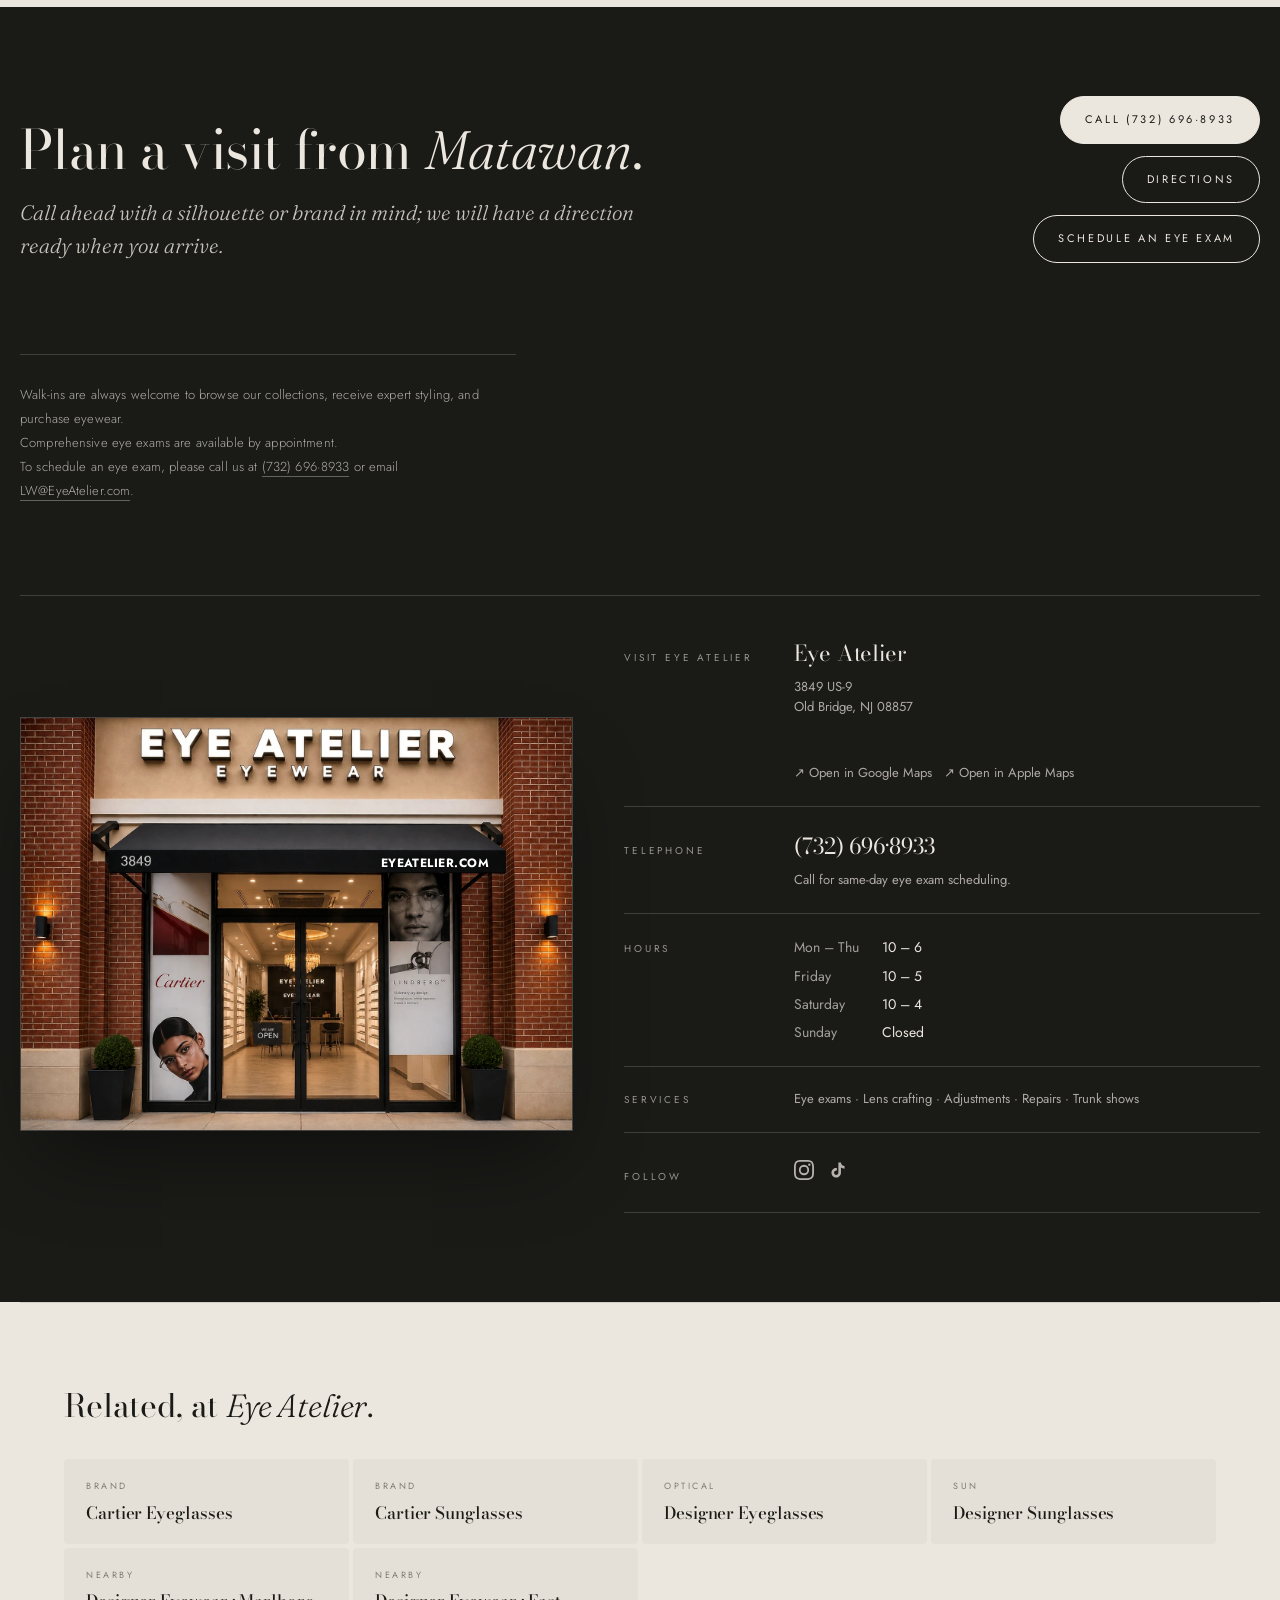
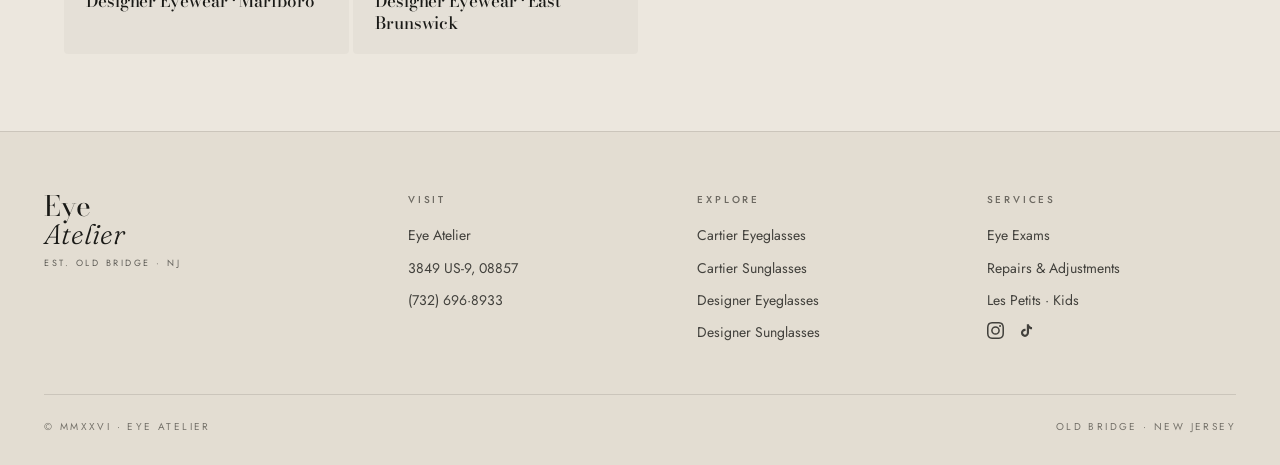
<file: designer-eyewear-matawan-nj.html>
<!doctype html>
<html lang="en">
<head>
  <!-- Google tag (gtag.js) -->
  <script async src="https://www.googletagmanager.com/gtm.js?id=GTM-K2VDJRJS"></script>
  <script>
    window.dataLayer = window.dataLayer || [];
    function gtag(){dataLayer.push(arguments);}
    gtag('js', new Date());
  </script>
<meta charset="utf-8">
<meta name="viewport" content="width=device-width,initial-scale=1">
<title>Designer Eyewear Near Matawan, NJ | Eye Atelier (Old Bridge)</title>
<meta name="description" content="Designer eyewear near Matawan, NJ — Eye Atelier is minutes away in Old Bridge. Cartier, Dior, Gucci, Fendi, Loewe, Dita, Oliver Peoples. (732) 696-8933.">
<link rel="canonical" href="https://www.eyeatelier.com/designer-eyewear-matawan-nj">

<meta property="og:type" content="article">
<meta property="og:site_name" content="Eye Atelier">
<meta property="og:title" content="Designer Eyewear Near Matawan, NJ | Eye Atelier">
<meta property="og:description" content="Minutes from Matawan — Eye Atelier is a luxury optical boutique in Old Bridge, NJ.">
<meta property="og:url" content="https://www.eyeatelier.com/designer-eyewear-matawan-nj">
<meta property="og:image" content="https://www.eyeatelier.com/store-counter.jpeg">
<meta name="twitter:card" content="summary_large_image">
<meta name="twitter:title" content="Designer Eyewear Near Matawan, NJ | Eye Atelier">
<meta name="twitter:description" content="Minutes from Matawan — Eye Atelier is a luxury optical boutique in Old Bridge, NJ.">
<meta name="twitter:image" content="https://www.eyeatelier.com/store-counter.jpeg">
<meta name="theme-color" content="#1a1a17">

<link rel="preconnect" href="https://fonts.googleapis.com">
<link rel="preconnect" href="https://fonts.gstatic.com" crossorigin>
<link href="https://fonts.googleapis.com/css2?family=Bodoni+Moda:ital,opsz,wght@0,6..96,400;0,6..96,500;0,6..96,700;1,6..96,400&family=Jost:wght@300;400;500;600&family=Fraunces:ital,opsz,wght@0,9..144,300;0,9..144,400;1,9..144,300&display=swap" rel="stylesheet">
<link rel="stylesheet" href="/landing.css">

<script type="application/ld+json">
{
  "@context": "https://schema.org",
  "@type": "BreadcrumbList",
  "itemListElement": [
    { "@type": "ListItem", "position": 1, "name": "Home", "item": "https://www.eyeatelier.com/" },
    { "@type": "ListItem", "position": 2, "name": "Designer Eyewear Near Matawan, NJ", "item": "https://www.eyeatelier.com/designer-eyewear-matawan-nj" }
  ]
}
</script>

<script type="application/ld+json">
{
  "@context": "https://schema.org",
  "@type": "FAQPage",
  "mainEntity": [
    { "@type": "Question", "name": "How far is Eye Atelier from Matawan, NJ?", "acceptedAnswer": { "@type": "Answer", "text": "Eye Atelier is in Old Bridge — typically a 10-minute drive from Matawan depending on where in town you are starting from." } },
    { "@type": "Question", "name": "Do you carry Cartier for Matawan clients?", "acceptedAnswer": { "@type": "Answer", "text": "Yes. Cartier optical and sunglasses are part of our curated selection. Because availability rotates, call (732) 696-8933 before your visit." } },
    { "@type": "Question", "name": "Can I do an exam and a fitting in one visit from Matawan?", "acceptedAnswer": { "@type": "Answer", "text": "Yes — we can schedule a comprehensive eye exam and a fitting back-to-back. Call ahead so we can reserve the right time for both." } }
  ]
}
</script>
</head>
<body>

<header class="site-header">
  <nav class="site-nav" aria-label="Primary">
    <a href="/" class="wordmark"><span>Eye <em>Atelier</em></span><small>Old Bridge · NJ</small></a>
    <div class="nav-right">
      <span class="social-icons"><a href="https://www.instagram.com/eyeateliereyewear" target="_blank" rel="noopener noreferrer" aria-label="Eye Atelier on Instagram"><svg viewBox="0 0 24 24" fill="currentColor"><path d="M12 2.163c3.204 0 3.584.012 4.85.07 3.252.148 4.771 1.691 4.919 4.919.058 1.265.069 1.645.069 4.849 0 3.205-.012 3.584-.069 4.849-.149 3.225-1.664 4.771-4.919 4.919-1.266.058-1.644.07-4.85.07-3.204 0-3.584-.012-4.849-.07-3.26-.149-4.771-1.699-4.919-4.92-.058-1.265-.07-1.644-.07-4.849 0-3.204.013-3.583.07-4.849.149-3.227 1.664-4.771 4.919-4.919 1.266-.057 1.645-.069 4.849-.069zM12 0C8.741 0 8.332.014 7.052.072 2.695.272.273 2.69.073 7.052.014 8.332 0 8.741 0 12c0 3.259.014 3.668.072 4.948.2 4.358 2.618 6.78 6.98 6.98C8.332 23.986 8.741 24 12 24c3.259 0 3.668-.014 4.948-.072 4.354-.2 6.782-2.618 6.979-6.98.059-1.28.073-1.689.073-4.948 0-3.259-.014-3.667-.072-4.947-.196-4.354-2.617-6.78-6.979-6.98C15.668.014 15.259 0 12 0zm0 5.838a6.162 6.162 0 100 12.324 6.162 6.162 0 000-12.324zM12 16a4 4 0 110-8 4 4 0 010 8zm6.406-11.845a1.44 1.44 0 100 2.881 1.44 1.44 0 000-2.881z"/></svg></a><a href="https://www.tiktok.com/@eye.atelier.eyewe" target="_blank" rel="noopener noreferrer" aria-label="Eye Atelier on TikTok"><svg viewBox="0 0 24 24" fill="currentColor"><path d="M16.6 5.82s.51.5 0 0A4.278 4.278 0 0 1 15.54 3h-3.09v12.4a2.592 2.592 0 0 1-2.59 2.5c-1.42 0-2.6-1.16-2.6-2.6 0-1.72 1.66-3.01 3.37-2.48V9.66c-3.45-.46-6.47 2.22-6.47 5.64 0 3.33 2.76 5.7 5.69 5.7 3.14 0 5.69-2.55 5.69-5.7V9.01a7.35 7.35 0 0 0 4.3 1.38V7.3s-1.88.09-3.24-1.48z"/></svg></a></span>
      <a href="tel:+17326968933" class="nav-phone">(732) 696·8933</a>
      <a href="tel:+17326968933" class="nav-cta js-exam-cta">Schedule an Eye Exam</a>
    </div>
  </nav>
</header>

<nav class="breadcrumb" aria-label="Breadcrumb">
  <a href="/">Home</a><span class="sep">·</span>Designer Eyewear · Matawan
</nav>

<article class="landing">
  <header class="landing-header">
    <p class="eyebrow">Serving Matawan, NJ · From Old Bridge</p>
    <h1>Designer <em>eyewear</em> near Matawan, NJ.</h1>
    <p class="lede">Eye Atelier is minutes from Matawan — a luxury optical boutique carrying Cartier, Dior, Gucci, Fendi, Loewe, Dita, and Oliver Peoples.</p>
  </header>

  <div class="landing-body">
    <p>Matawan is close. Most of our Matawan clients drive over to The Shoppes at Old Bridge in under ten minutes. The boutique sits just off Route 9, with ample parking steps from the door. If you have been looking for a designer eyewear boutique that feels like a destination rather than a kiosk, Eye Atelier is the short drive worth making.</p>

    <p>Our optical and sun curation is organized around the couture houses — Cartier, Dior, Gucci, Fendi, Balmain, Loewe, Dita, Oliver Peoples, Maui Jim, Chanel — and around a simple proposition: a designer frame deserves a real fitting.</p>

    <h2>Why Matawan clients come <em>here</em></h2>
    <p>Matawan clients usually arrive with one of two intentions: a specific designer piece in mind (often a Cartier), or the desire to be walked through a real curation and helped to make a considered choice. We do both. The selection is edited. The fitting is unhurried. Adjustments are done in-house. The counsel is plainspoken.</p>

    <h2>What an Eye Atelier <em>fitting</em> looks like</h2>
    <p>Plan on thirty to forty-five minutes. We start with proportion and with how you actually live in glasses. We pull pieces across silhouettes — not just across price — and adjust temple length, nose-pad angle, bridge fit, and tilt in-house. If a frame is close but not right, we keep going. If it is the wrong piece for you, we say so.</p>

    <h2>Lenses, <em>done properly</em></h2>
    <p>Single vision, progressive, high-index, polarized, photochromic, specialty — cut in-house with proper measurements. For progressive wearers, we take pupillary distance, segment height, and fitting height carefully. For complex prescriptions, we will tell you before we cut what a given frame can and cannot gracefully carry.</p>

    <h2>Exams and <em>fittings</em> in one visit</h2>
    <p>If you are driving over from Matawan, consider pairing a comprehensive eye exam with your fitting. Call ahead and we will schedule them back-to-back so your drive is as efficient as the selection.</p>

    <blockquote class="pullquote">Matawan's shortest drive for a curated designer boutique is also the most interesting one.</blockquote>

    <h2>Plan your <em>visit</em></h2>
    <p>Call <a href="tel:+17326968933">(732) 696·8933</a> or <a href="https://share.google/XbxeWpjPBPiB6ob5s" target="_blank" rel="noopener">open directions</a>. Tell us what you are after. We will prepare a direction and have it ready when you arrive.</p>
  </div>

  <section class="faq" id="faq" aria-labelledby="faq-heading">
    <h2 id="faq-heading">Questions, <em>answered</em>.</h2>
    <div class="faq-item">
      <h3>How far is Eye Atelier from Matawan, NJ?</h3>
      <p>Typically a ten-minute drive — Old Bridge is the town immediately adjacent.</p>
    </div>
    <div class="faq-item">
      <h3>Do you carry Cartier for Matawan clients?</h3>
      <p>Yes — optical and sun. Availability rotates, so a call ahead confirms what is in the case.</p>
    </div>
    <div class="faq-item">
      <h3>Can I do an exam and a fitting in one visit?</h3>
      <p>Yes. We will schedule them back-to-back so the drive is efficient.</p>
    </div>
    <div class="faq-item">
      <h3>Do you handle repairs on frames purchased elsewhere?</h3>
      <p>For our regulars, yes — adjustments, nose pads, hinges, screws.</p>
    </div>
  </section>
</article>

<section class="cta-band" aria-labelledby="cta-heading">
  <div class="cta-inner">
    <div>
      <h2 id="cta-heading">Plan a visit from <em>Matawan</em>.</h2>
      <p>Call ahead with a silhouette or brand in mind; we will have a direction ready when you arrive.</p>
    </div>
    <div class="cta-actions">
      <a class="cta-btn primary" href="tel:+17326968933">Call (732) 696·8933</a>
      <a class="cta-btn" href="https://share.google/XbxeWpjPBPiB6ob5s" target="_blank" rel="noopener">Directions</a>
      <a class="cta-btn js-exam-cta" href="tel:+17326968933">Schedule an Eye Exam</a>
    </div>
    <p class="cta-note">Walk-ins are always welcome to browse our collections, receive expert styling, and purchase eyewear.<br>Comprehensive eye exams are available by appointment.<br>To schedule an eye exam, please call us at <a href="tel:+17326968933">(732) 696&middot;8933</a> or email <a href="mailto:LW@EyeAtelier.com">LW@EyeAtelier.com</a>.</p>
    <div class="visit-grid">
      <div class="visit-map">
        <img src="storefront-exterior.jpg" alt="The Eye Atelier storefront, 3849 US-9, Old Bridge, NJ">
        <span class="visit-map-url">eyeatelier.com</span>
      </div>
      <div class="visit-info">
        <div class="info-row">
          <div class="label">Visit Eye Atelier</div>
          <div class="val">Eye Atelier<br><small>3849 US-9<br>Old Bridge, NJ 08857</small><br><small style="margin-top:10px;"><a href="https://www.google.com/maps/search/?api=1&query=Eye+Atelier+Eyewear%2C+3849+US-9%2C+Old+Bridge%2C+NJ+08857" target="_blank" rel="noopener">&#8599; Open in Google Maps</a>&nbsp;&nbsp;&nbsp;<a href="https://maps.apple.com/?q=Eye+Atelier+Eyewear&address=3849+US-9%2C+Old+Bridge%2C+NJ+08857" target="_blank" rel="noopener">&#8599; Open in Apple Maps</a></small></div>
        </div>
        <div class="info-row">
          <div class="label">Telephone</div>
          <div class="val"><a href="tel:+17326968933">(732) 696&middot;8933</a><br><small>Call for same-day eye exam scheduling.</small></div>
        </div>
        <div class="info-row">
          <div class="label">Hours</div>
          <div class="val" style="font-size:15px;">
            <div class="visit-hours">
              <span class="day">Mon &ndash; Thu</span><span>10 &ndash; 6</span>
              <span class="day">Friday</span><span>10 &ndash; 5</span>
              <span class="day">Saturday</span><span>10 &ndash; 4</span>
              <span class="day">Sunday</span><span>Closed</span>
            </div>
          </div>
        </div>
        <div class="info-row">
          <div class="label">Services</div>
          <div class="val" style="font-size:15px;">
            <small style="margin-top:0;">Eye exams &middot; Lens crafting &middot; Adjustments &middot; Repairs &middot; Trunk shows</small>
          </div>
        </div>
        <div class="info-row">
          <div class="label">Follow</div>
          <div class="val">
            <span class="social-icons">
              <a href="https://www.instagram.com/eyeateliereyewear" target="_blank" rel="noopener noreferrer" aria-label="Eye Atelier on Instagram"><svg viewBox="0 0 24 24" fill="currentColor"><path d="M12 2.163c3.204 0 3.584.012 4.85.07 3.252.148 4.771 1.691 4.919 4.919.058 1.265.069 1.645.069 4.849 0 3.205-.012 3.584-.069 4.849-.149 3.225-1.664 4.771-4.919 4.919-1.266.058-1.644.07-4.85.07-3.204 0-3.584-.012-4.849-.07-3.26-.149-4.771-1.699-4.919-4.92-.058-1.265-.07-1.644-.07-4.849 0-3.204.013-3.583.07-4.849.149-3.227 1.664-4.771 4.919-4.919 1.266-.057 1.645-.069 4.849-.069zM12 0C8.741 0 8.332.014 7.052.072 2.695.272.273 2.69.073 7.052.014 8.332 0 8.741 0 12c0 3.259.014 3.668.072 4.948.2 4.358 2.618 6.78 6.98 6.98C8.332 23.986 8.741 24 12 24c3.259 0 3.668-.014 4.948-.072 4.354-.2 6.782-2.618 6.979-6.98.059-1.28.073-1.689.073-4.948 0-3.259-.014-3.667-.072-4.947-.196-4.354-2.617-6.78-6.979-6.98C15.668.014 15.259 0 12 0zm0 5.838a6.162 6.162 0 100 12.324 6.162 6.162 0 000-12.324zM12 16a4 4 0 110-8 4 4 0 010 8zm6.406-11.845a1.44 1.44 0 100 2.881 1.44 1.44 0 000-2.881z"/></svg></a>
              <a href="https://www.tiktok.com/@eye.atelier.eyewe" target="_blank" rel="noopener noreferrer" aria-label="Eye Atelier on TikTok"><svg viewBox="0 0 24 24" fill="currentColor"><path d="M16.6 5.82s.51.5 0 0A4.278 4.278 0 0 1 15.54 3h-3.09v12.4a2.592 2.592 0 0 1-2.59 2.5c-1.42 0-2.6-1.16-2.6-2.6 0-1.72 1.66-3.01 3.37-2.48V9.66c-3.45-.46-6.47 2.22-6.47 5.64 0 3.33 2.76 5.7 5.69 5.7 3.14 0 5.69-2.55 5.69-5.7V9.01a7.35 7.35 0 0 0 4.3 1.38V7.3s-1.88.09-3.24-1.48z"/></svg></a>
            </span>
          </div>
        </div>
      </div>
    </div>
  </div>
</section>

<nav class="related" aria-labelledby="related-heading">
  <h2 id="related-heading">Related, at <em>Eye Atelier</em>.</h2>
  <div class="related-grid">
    <a href="/cartier-eyeglasses-old-bridge-nj" class="related-card"><div class="tag">Brand</div><h3>Cartier Eyeglasses</h3></a>
    <a href="/cartier-sunglasses-old-bridge-nj" class="related-card"><div class="tag">Brand</div><h3>Cartier Sunglasses</h3></a>
    <a href="/designer-eyeglasses-old-bridge-nj" class="related-card"><div class="tag">Optical</div><h3>Designer Eyeglasses</h3></a>
    <a href="/designer-sunglasses-old-bridge-nj" class="related-card"><div class="tag">Sun</div><h3>Designer Sunglasses</h3></a>
    <a href="/designer-eyewear-marlboro-nj" class="related-card"><div class="tag">Nearby</div><h3>Designer Eyewear · Marlboro</h3></a>
    <a href="/designer-eyewear-east-brunswick-nj" class="related-card"><div class="tag">Nearby</div><h3>Designer Eyewear · East Brunswick</h3></a>
  </div>
</nav>

<footer class="site-footer">
  <div class="foot-inner">
    <div><div class="foot-mark">Eye <em>Atelier</em><small>Est. Old Bridge · NJ</small></div></div>
    <div class="foot-col">
      <h5>Visit</h5>
      <a href="https://www.google.com/maps/search/?api=1&query=Eye+Atelier+Eyewear%2C+3849+US-9%2C+Old+Bridge%2C+NJ+08857" target="_blank" rel="noopener">Eye Atelier</a>
      <a href="https://www.google.com/maps/search/?api=1&query=Eye+Atelier+Eyewear%2C+3849+US-9%2C+Old+Bridge%2C+NJ+08857" target="_blank" rel="noopener">3849 US-9, 08857</a>
      <a href="tel:+17326968933">(732) 696·8933</a>
    </div>
    <div class="foot-col">
      <h5>Explore</h5>
      <a href="/cartier-eyeglasses-old-bridge-nj">Cartier Eyeglasses</a>
      <a href="/cartier-sunglasses-old-bridge-nj">Cartier Sunglasses</a>
      <a href="/designer-eyeglasses-old-bridge-nj">Designer Eyeglasses</a>
      <a href="/designer-sunglasses-old-bridge-nj">Designer Sunglasses</a>
    </div>
    <div class="foot-col">
      <h5>Services</h5>
      <a href="/eye-exams-old-bridge-nj">Eye Exams</a>
      <a href="/eyeglass-repairs-adjustments-old-bridge-nj">Repairs &amp; Adjustments</a>
      <a href="/kids-glasses-old-bridge-nj">Les Petits · Kids</a>
      <span class="social-icons"><a href="https://www.instagram.com/eyeateliereyewear" target="_blank" rel="noopener noreferrer" aria-label="Eye Atelier on Instagram"><svg viewBox="0 0 24 24" fill="currentColor"><path d="M12 2.163c3.204 0 3.584.012 4.85.07 3.252.148 4.771 1.691 4.919 4.919.058 1.265.069 1.645.069 4.849 0 3.205-.012 3.584-.069 4.849-.149 3.225-1.664 4.771-4.919 4.919-1.266.058-1.644.07-4.85.07-3.204 0-3.584-.012-4.849-.07-3.26-.149-4.771-1.699-4.919-4.92-.058-1.265-.07-1.644-.07-4.849 0-3.204.013-3.583.07-4.849.149-3.227 1.664-4.771 4.919-4.919 1.266-.057 1.645-.069 4.849-.069zM12 0C8.741 0 8.332.014 7.052.072 2.695.272.273 2.69.073 7.052.014 8.332 0 8.741 0 12c0 3.259.014 3.668.072 4.948.2 4.358 2.618 6.78 6.98 6.98C8.332 23.986 8.741 24 12 24c3.259 0 3.668-.014 4.948-.072 4.354-.2 6.782-2.618 6.979-6.98.059-1.28.073-1.689.073-4.948 0-3.259-.014-3.667-.072-4.947-.196-4.354-2.617-6.78-6.979-6.98C15.668.014 15.259 0 12 0zm0 5.838a6.162 6.162 0 100 12.324 6.162 6.162 0 000-12.324zM12 16a4 4 0 110-8 4 4 0 010 8zm6.406-11.845a1.44 1.44 0 100 2.881 1.44 1.44 0 000-2.881z"/></svg></a><a href="https://www.tiktok.com/@eye.atelier.eyewe" target="_blank" rel="noopener noreferrer" aria-label="Eye Atelier on TikTok"><svg viewBox="0 0 24 24" fill="currentColor"><path d="M16.6 5.82s.51.5 0 0A4.278 4.278 0 0 1 15.54 3h-3.09v12.4a2.592 2.592 0 0 1-2.59 2.5c-1.42 0-2.6-1.16-2.6-2.6 0-1.72 1.66-3.01 3.37-2.48V9.66c-3.45-.46-6.47 2.22-6.47 5.64 0 3.33 2.76 5.7 5.69 5.7 3.14 0 5.69-2.55 5.69-5.7V9.01a7.35 7.35 0 0 0 4.3 1.38V7.3s-1.88.09-3.24-1.48z"/></svg></a></span>
    </div>
  </div>
  <div class="foot-bottom">
    <span>© MMXXVI · Eye Atelier</span>
    <span>Old Bridge · New Jersey</span>
  </div>
</footer>

<div class="mobile-sticky" aria-hidden="true">
  <a href="tel:+17326968933" class="ms-call">Call</a>
  <a href="tel:+17326968933" class="ms-book js-exam-cta">Schedule an Eye Exam</a>
</div>

<div class="exam-modal-overlay" id="examModalOverlay" hidden>
  <div class="exam-modal" role="dialog" aria-modal="true" aria-labelledby="examModalTitle">
    <button type="button" class="exam-modal-close" id="examModalClose" aria-label="Close">&times;</button>
    <h2 id="examModalTitle">Schedule an Eye Exam</h2>
    <p class="exam-modal-text">Choose the easiest way to schedule your comprehensive eye exam with our optometrist.</p>
    <div class="exam-modal-actions">
      <a class="exam-modal-btn primary" href="tel:+17326968933">Call (732) 696&middot;8933</a>
      <a class="exam-modal-btn" href="mailto:LW@EyeAtelier.com">Email LW@EyeAtelier.com</a>
    </div>
    <p class="exam-modal-secondary">Prefer to use another device? Call <a href="tel:+17326968933">(732) 696&middot;8933</a> or email <a href="mailto:LW@EyeAtelier.com">LW@EyeAtelier.com</a>.</p>
    <p class="exam-modal-note">Walk-ins are always welcome for eyewear shopping, styling, adjustments, and repairs. Eye exam appointments are only needed to see our optometrist.</p>
  </div>
</div>
<script>
(function(){
  var overlay = document.getElementById('examModalOverlay');
  if (!overlay) return;
  var modal = overlay.querySelector('.exam-modal');
  var closeBtn = document.getElementById('examModalClose');
  var lastFocused = null;

  function openModal(e){
    if (e) e.preventDefault();
    lastFocused = document.activeElement;
    overlay.hidden = false;
    document.body.style.overflow = 'hidden';
    closeBtn.focus();
  }
  function closeModal(){
    overlay.hidden = true;
    document.body.style.overflow = '';
    if (lastFocused && lastFocused.focus) lastFocused.focus();
  }
  document.querySelectorAll('.js-exam-cta').forEach(function(el){
    el.addEventListener('click', openModal);
  });
  closeBtn.addEventListener('click', closeModal);
  overlay.addEventListener('click', function(e){
    if (e.target === overlay) closeModal();
  });
  modal.addEventListener('click', function(e){
    e.stopPropagation();
  });
  document.addEventListener('keydown', function(e){
    if (e.key === 'Escape' && !overlay.hidden) closeModal();
  });
  modal.addEventListener('keydown', function(e){
    if (e.key !== 'Tab') return;
    var focusable = modal.querySelectorAll('a[href], button');
    if (!focusable.length) return;
    var first = focusable[0], last = focusable[focusable.length - 1];
    if (e.shiftKey && document.activeElement === first) { e.preventDefault(); last.focus(); }
    else if (!e.shiftKey && document.activeElement === last) { e.preventDefault(); first.focus(); }
  });
})();
</script>

</body>
</html>
</file>
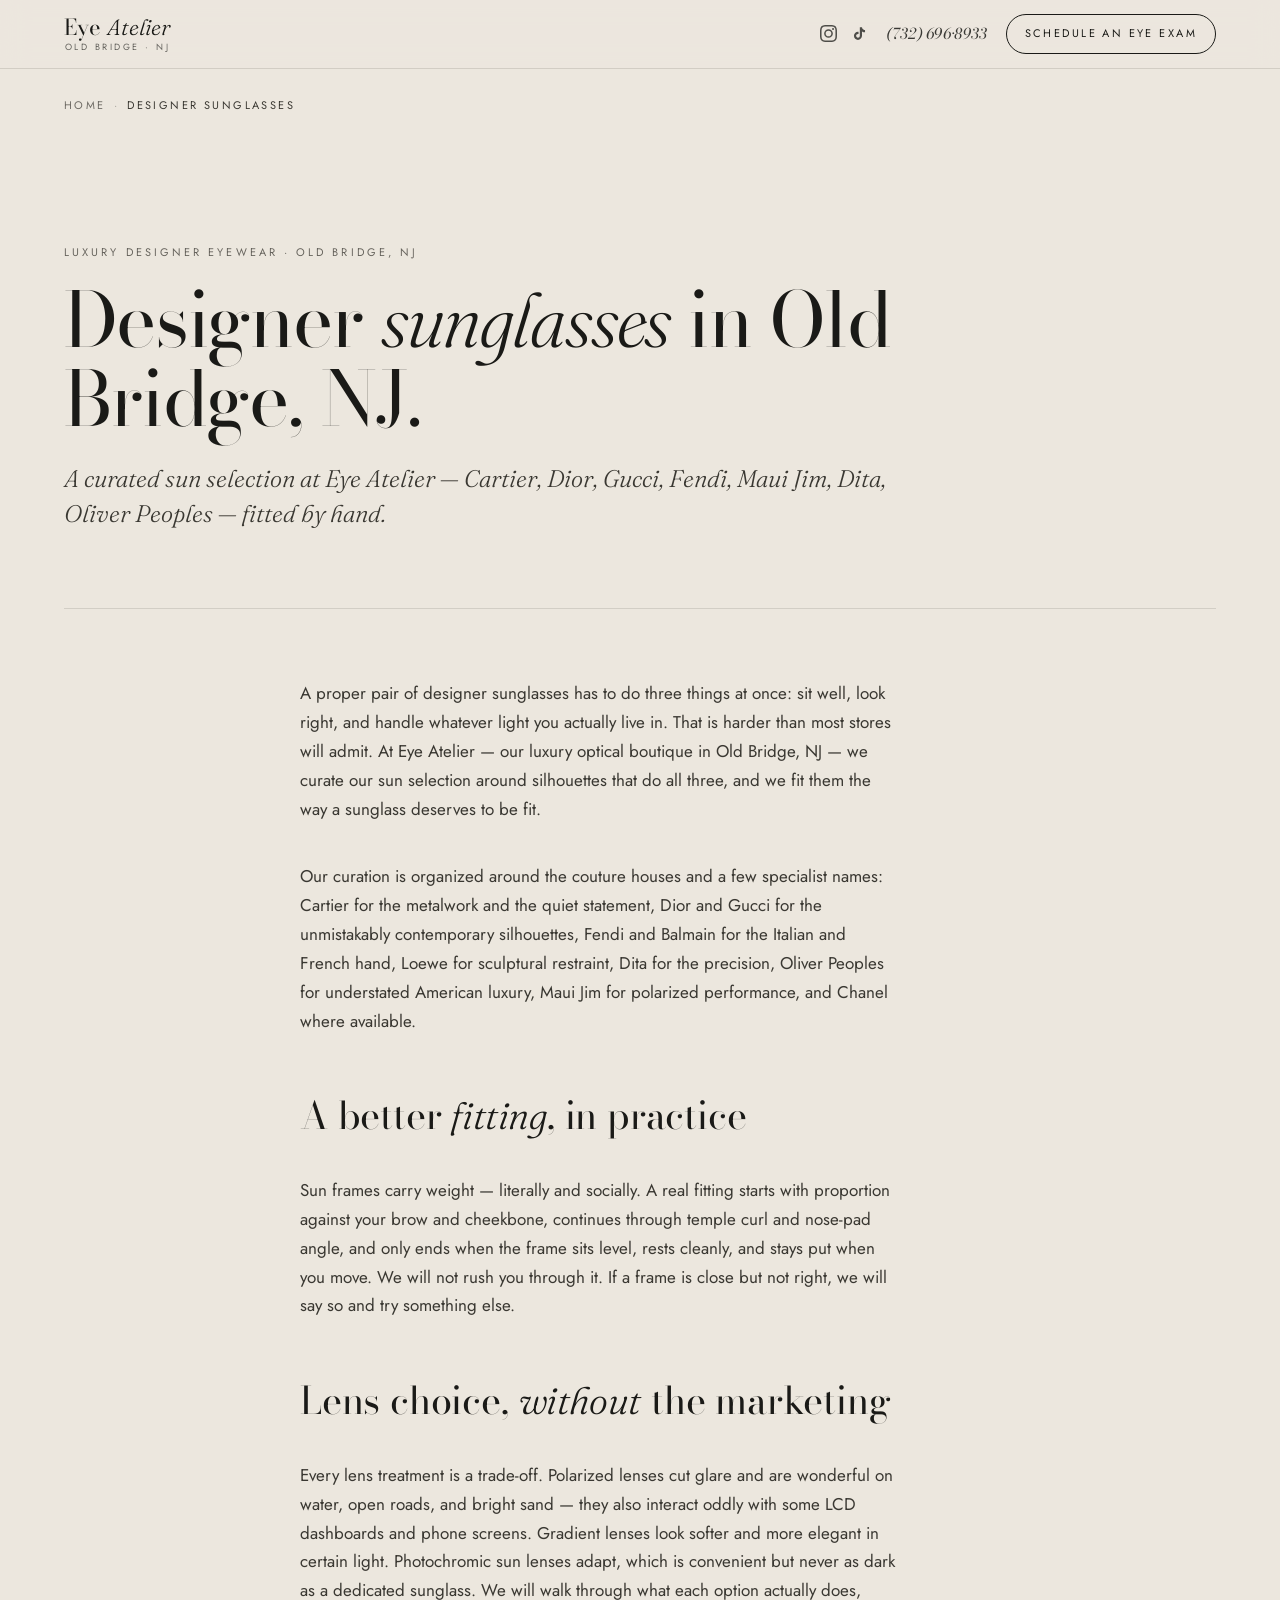
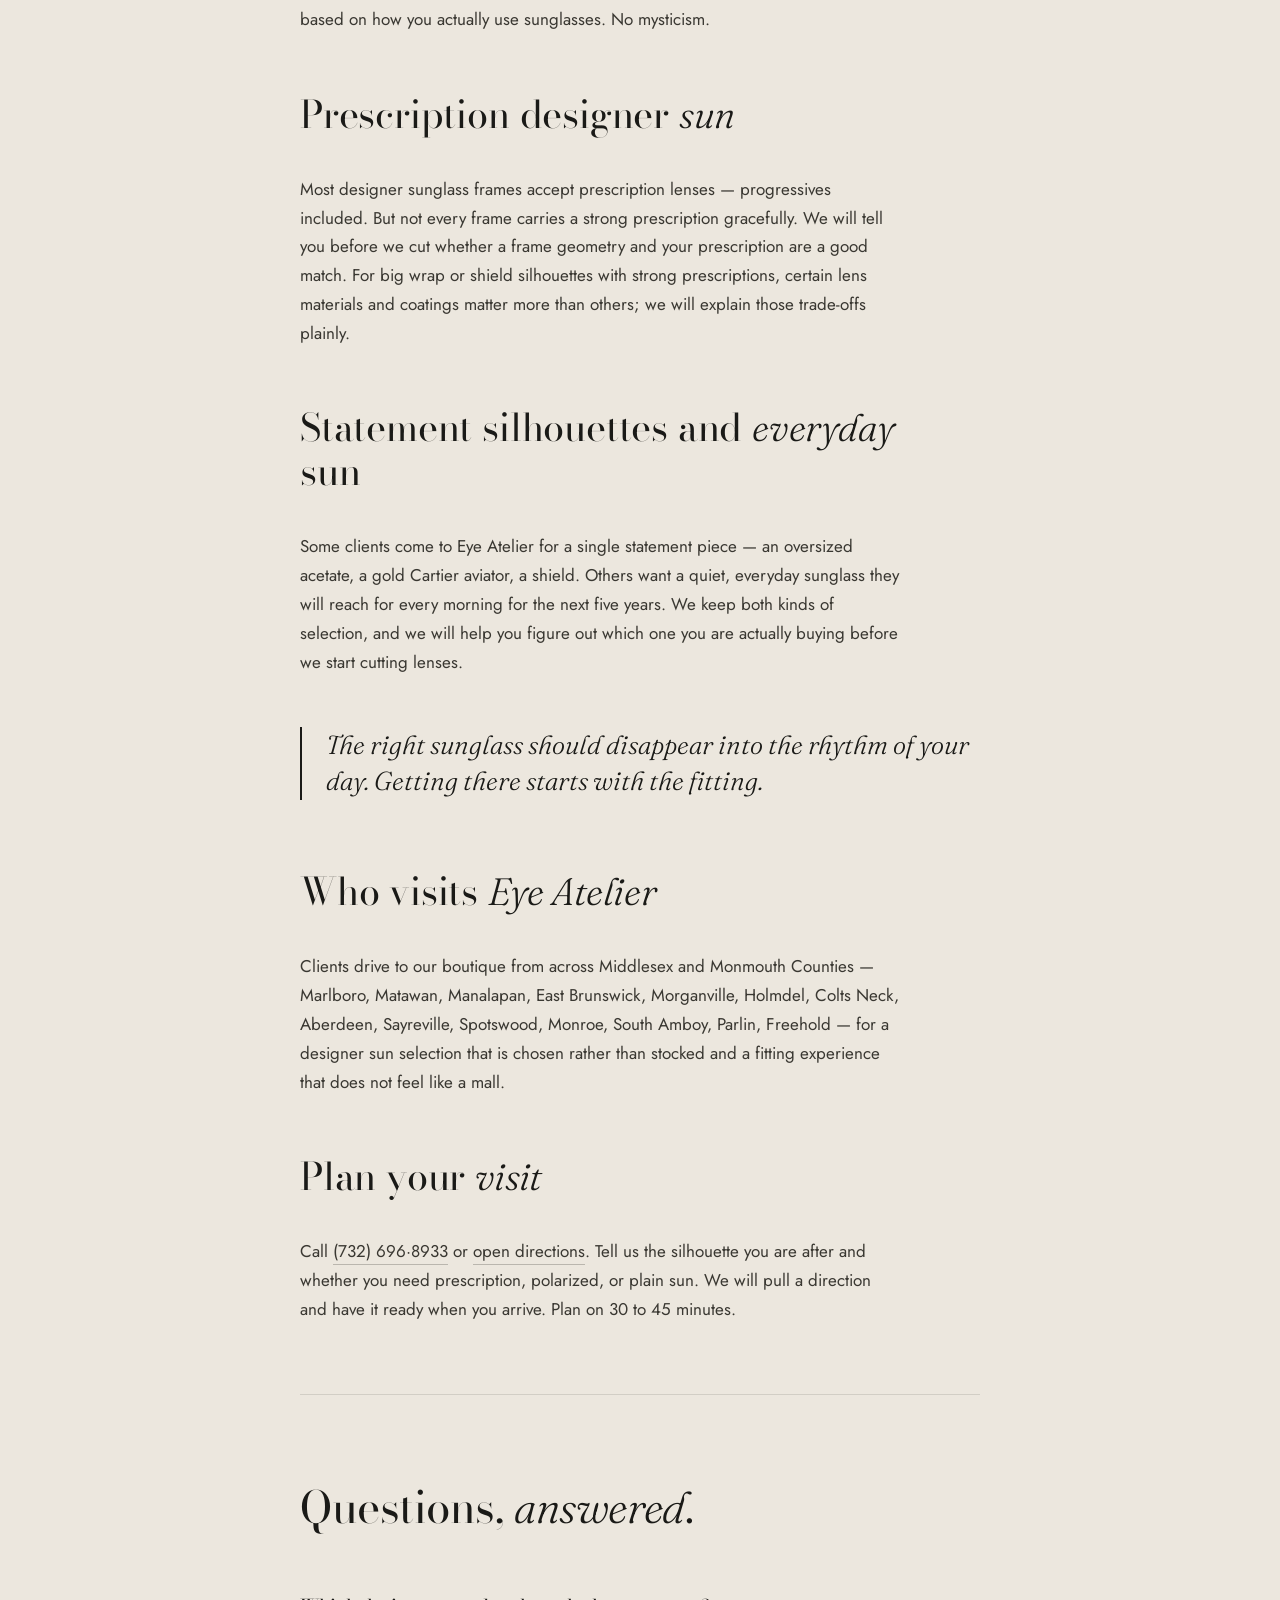
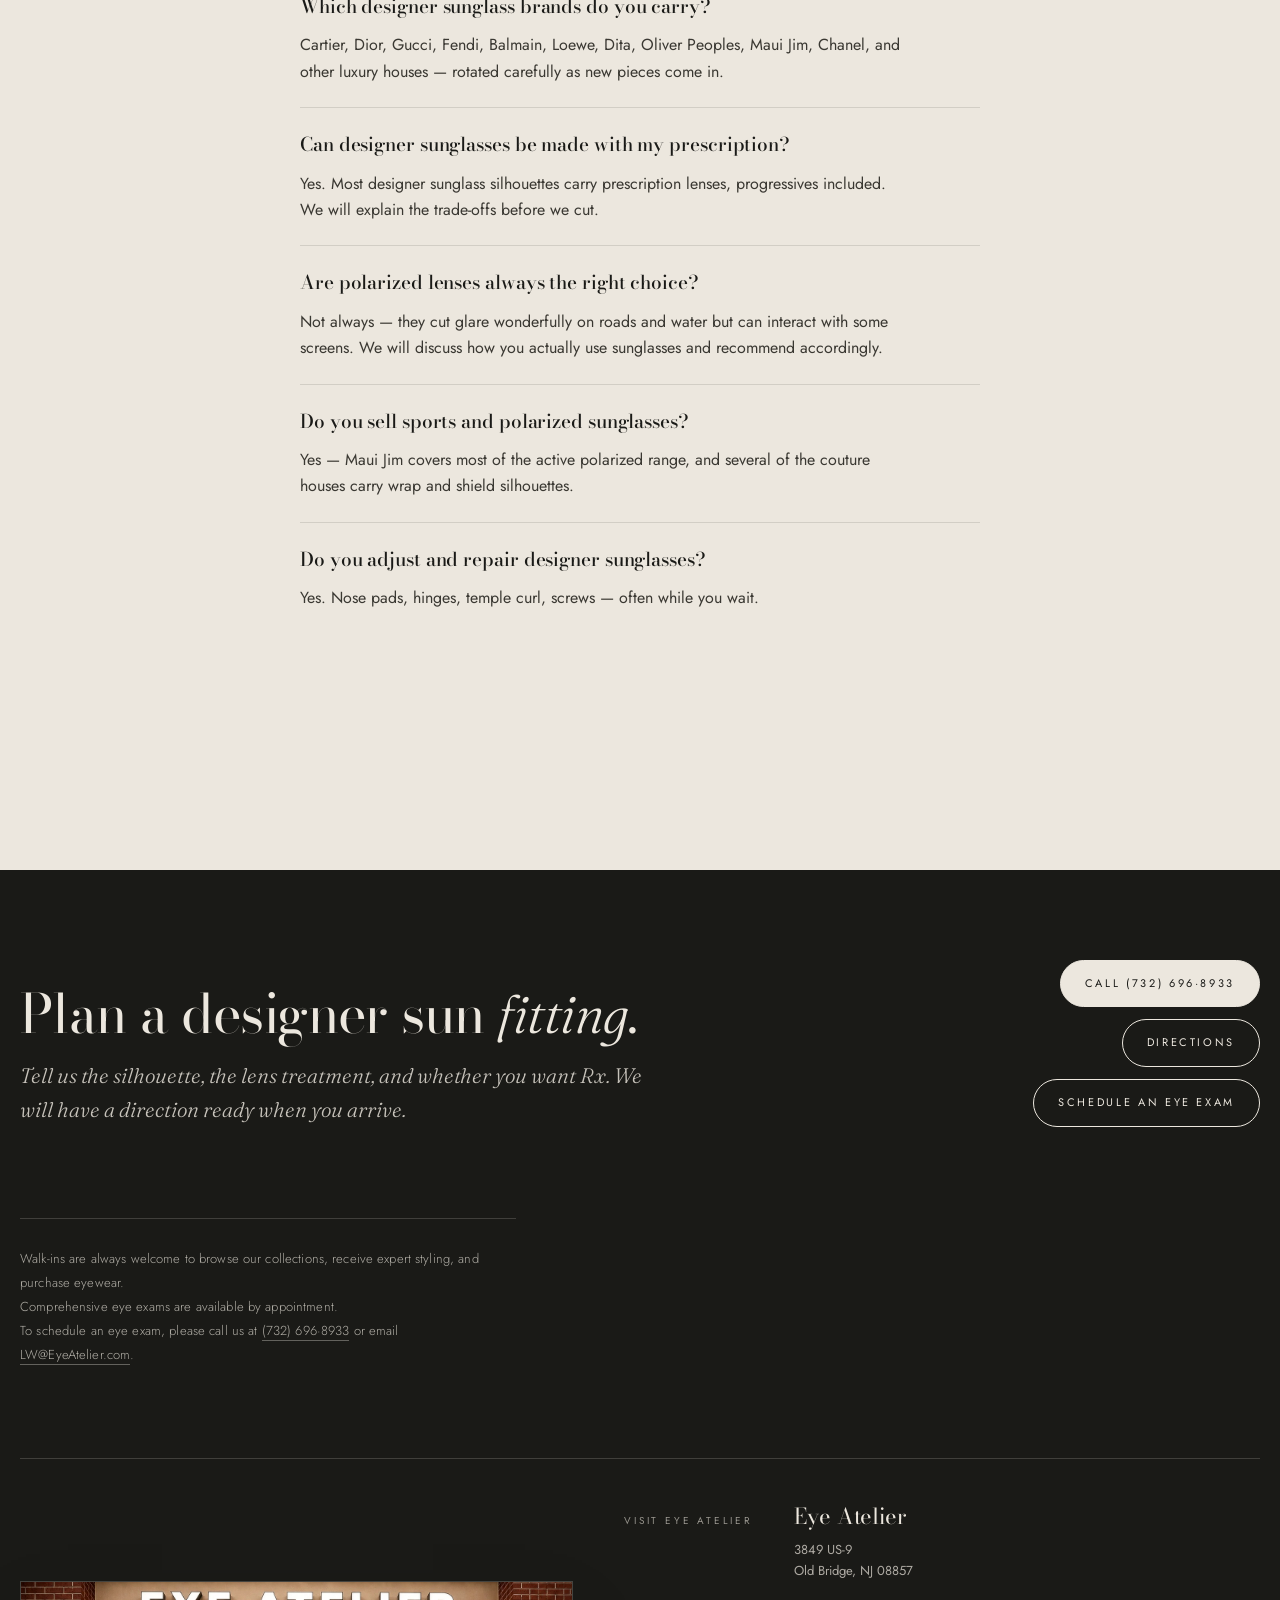
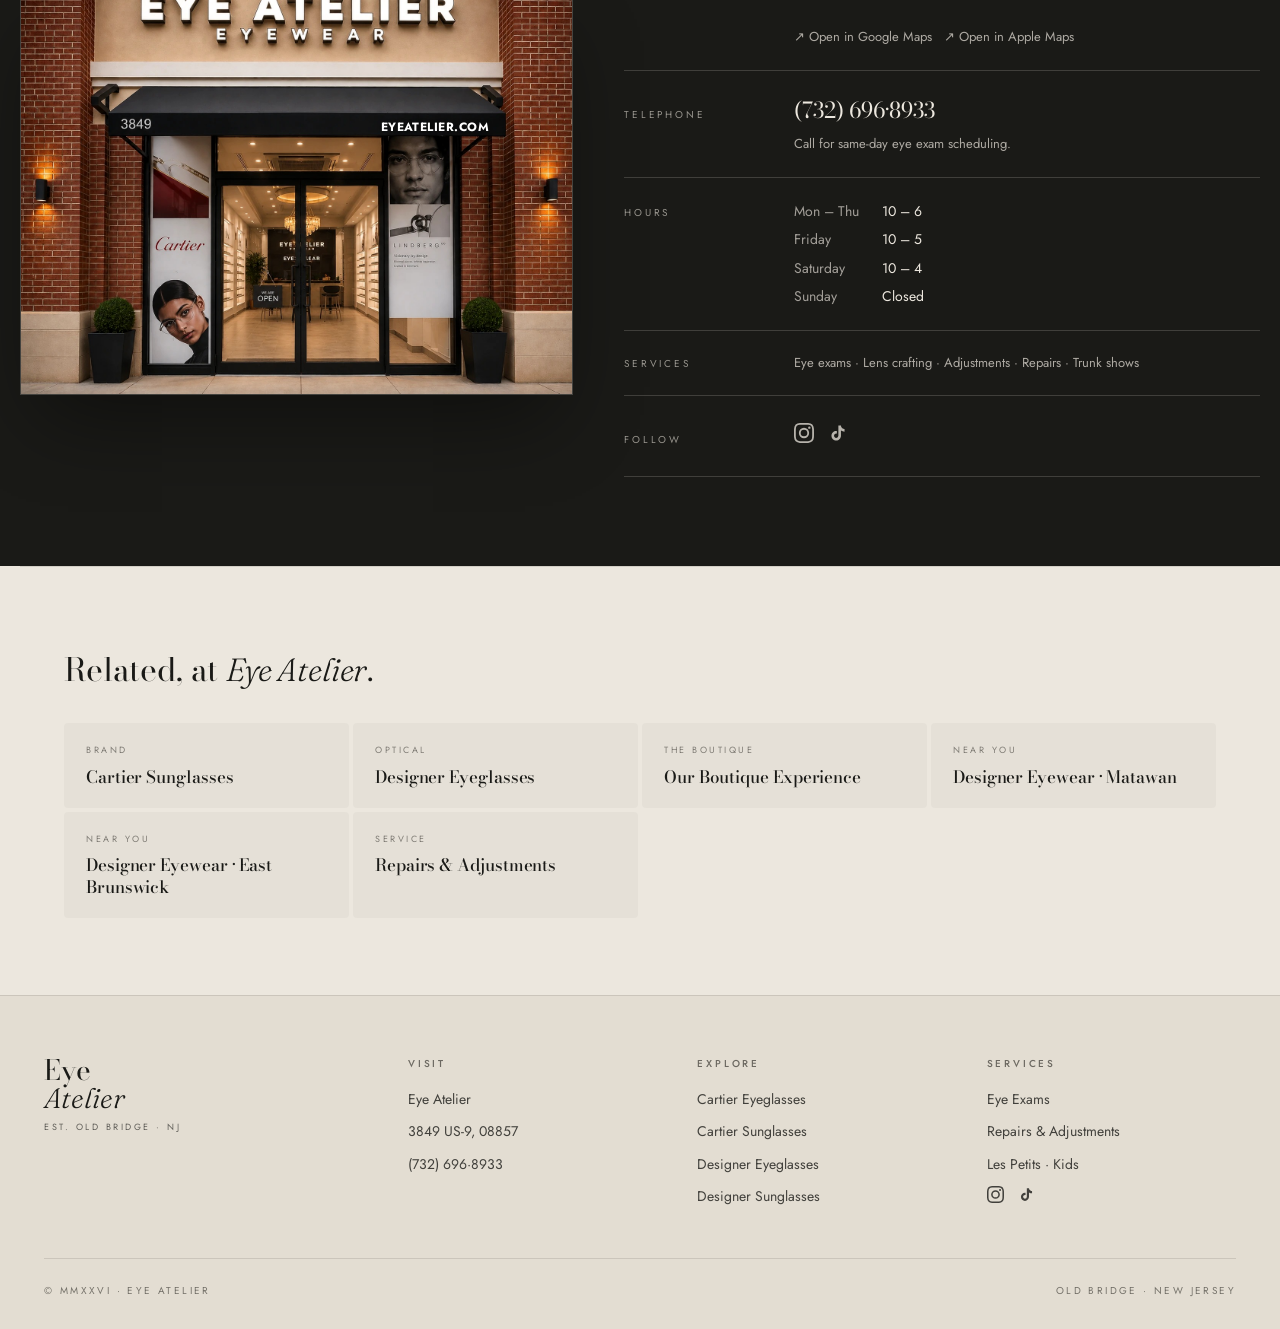
<file: designer-sunglasses-old-bridge-nj.html>
<!doctype html>
<html lang="en">
<head>
  <!-- Google tag (gtag.js) -->
  <script async src="https://www.googletagmanager.com/gtm.js?id=GTM-K2VDJRJS"></script>
  <script>
    window.dataLayer = window.dataLayer || [];
    function gtag(){dataLayer.push(arguments);}
    gtag('js', new Date());
  </script>
<meta charset="utf-8">
<meta name="viewport" content="width=device-width,initial-scale=1">
<title>Designer Sunglasses in Old Bridge, NJ | Eye Atelier</title>
<meta name="description" content="Designer sunglasses at Eye Atelier — a luxury optical boutique in Old Bridge, NJ. Cartier, Dior, Gucci, Fendi, Maui Jim, Dita, Oliver Peoples. (732) 696-8933.">
<link rel="canonical" href="https://www.eyeatelier.com/designer-sunglasses-old-bridge-nj">

<meta property="og:type" content="article">
<meta property="og:site_name" content="Eye Atelier">
<meta property="og:title" content="Designer Sunglasses in Old Bridge, NJ | Eye Atelier">
<meta property="og:description" content="A curated designer sun selection at Eye Atelier — Cartier, Dior, Gucci, Fendi, Maui Jim, Dita, Oliver Peoples. Fitted by hand in Old Bridge, NJ.">
<meta property="og:url" content="https://www.eyeatelier.com/designer-sunglasses-old-bridge-nj">
<meta property="og:image" content="https://www.eyeatelier.com/store-maui.jpeg">
<meta name="twitter:card" content="summary_large_image">
<meta name="twitter:title" content="Designer Sunglasses in Old Bridge, NJ | Eye Atelier">
<meta name="twitter:description" content="A curated designer sun selection in Old Bridge, NJ — fitted by hand.">
<meta name="twitter:image" content="https://www.eyeatelier.com/store-maui.jpeg">
<meta name="theme-color" content="#1a1a17">

<link rel="preconnect" href="https://fonts.googleapis.com">
<link rel="preconnect" href="https://fonts.gstatic.com" crossorigin>
<link href="https://fonts.googleapis.com/css2?family=Bodoni+Moda:ital,opsz,wght@0,6..96,400;0,6..96,500;0,6..96,700;1,6..96,400&family=Jost:wght@300;400;500;600&family=Fraunces:ital,opsz,wght@0,9..144,300;0,9..144,400;1,9..144,300&display=swap" rel="stylesheet">
<link rel="stylesheet" href="/landing.css">

<script type="application/ld+json">
{
  "@context": "https://schema.org",
  "@type": "BreadcrumbList",
  "itemListElement": [
    { "@type": "ListItem", "position": 1, "name": "Home", "item": "https://www.eyeatelier.com/" },
    { "@type": "ListItem", "position": 2, "name": "Designer Sunglasses in Old Bridge, NJ", "item": "https://www.eyeatelier.com/designer-sunglasses-old-bridge-nj" }
  ]
}
</script>

<script type="application/ld+json">
{
  "@context": "https://schema.org",
  "@type": "FAQPage",
  "mainEntity": [
    { "@type": "Question", "name": "Which designer sunglass brands do you carry?", "acceptedAnswer": { "@type": "Answer", "text": "Our sun curation includes Cartier, Dior, Gucci, Fendi, Balmain, Loewe, Dita, Oliver Peoples, Maui Jim, Chanel, and other luxury houses — rotated carefully as new pieces come in." } },
    { "@type": "Question", "name": "Can designer sunglasses be made with my prescription?", "acceptedAnswer": { "@type": "Answer", "text": "Yes. Most designer sunglass silhouettes can carry prescription lenses, including progressives, polarized, and high-index. We explain the trade-offs before cutting." } },
    { "@type": "Question", "name": "Are polarized lenses always the right choice?", "acceptedAnswer": { "@type": "Answer", "text": "Not always. Polarized lenses cut glare beautifully on roads and water but interact with some screens and instrument panels. We will discuss how you actually use your sunglasses and recommend accordingly." } },
    { "@type": "Question", "name": "Do you sell sports sunglasses?", "acceptedAnswer": { "@type": "Answer", "text": "Yes — Maui Jim covers most of the active and polarized performance range, and other houses carry shield and wrap silhouettes. Tell us how you will use them and we will guide the choice." } }
  ]
}
</script>
</head>
<body>

<header class="site-header">
  <nav class="site-nav" aria-label="Primary">
    <a href="/" class="wordmark"><span>Eye <em>Atelier</em></span><small>Old Bridge · NJ</small></a>
    <div class="nav-right">
      <span class="social-icons"><a href="https://www.instagram.com/eyeateliereyewear" target="_blank" rel="noopener noreferrer" aria-label="Eye Atelier on Instagram"><svg viewBox="0 0 24 24" fill="currentColor"><path d="M12 2.163c3.204 0 3.584.012 4.85.07 3.252.148 4.771 1.691 4.919 4.919.058 1.265.069 1.645.069 4.849 0 3.205-.012 3.584-.069 4.849-.149 3.225-1.664 4.771-4.919 4.919-1.266.058-1.644.07-4.85.07-3.204 0-3.584-.012-4.849-.07-3.26-.149-4.771-1.699-4.919-4.92-.058-1.265-.07-1.644-.07-4.849 0-3.204.013-3.583.07-4.849.149-3.227 1.664-4.771 4.919-4.919 1.266-.057 1.645-.069 4.849-.069zM12 0C8.741 0 8.332.014 7.052.072 2.695.272.273 2.69.073 7.052.014 8.332 0 8.741 0 12c0 3.259.014 3.668.072 4.948.2 4.358 2.618 6.78 6.98 6.98C8.332 23.986 8.741 24 12 24c3.259 0 3.668-.014 4.948-.072 4.354-.2 6.782-2.618 6.979-6.98.059-1.28.073-1.689.073-4.948 0-3.259-.014-3.667-.072-4.947-.196-4.354-2.617-6.78-6.979-6.98C15.668.014 15.259 0 12 0zm0 5.838a6.162 6.162 0 100 12.324 6.162 6.162 0 000-12.324zM12 16a4 4 0 110-8 4 4 0 010 8zm6.406-11.845a1.44 1.44 0 100 2.881 1.44 1.44 0 000-2.881z"/></svg></a><a href="https://www.tiktok.com/@eye.atelier.eyewe" target="_blank" rel="noopener noreferrer" aria-label="Eye Atelier on TikTok"><svg viewBox="0 0 24 24" fill="currentColor"><path d="M16.6 5.82s.51.5 0 0A4.278 4.278 0 0 1 15.54 3h-3.09v12.4a2.592 2.592 0 0 1-2.59 2.5c-1.42 0-2.6-1.16-2.6-2.6 0-1.72 1.66-3.01 3.37-2.48V9.66c-3.45-.46-6.47 2.22-6.47 5.64 0 3.33 2.76 5.7 5.69 5.7 3.14 0 5.69-2.55 5.69-5.7V9.01a7.35 7.35 0 0 0 4.3 1.38V7.3s-1.88.09-3.24-1.48z"/></svg></a></span>
      <a href="tel:+17326968933" class="nav-phone">(732) 696·8933</a>
      <a href="tel:+17326968933" class="nav-cta js-exam-cta">Schedule an Eye Exam</a>
    </div>
  </nav>
</header>

<nav class="breadcrumb" aria-label="Breadcrumb">
  <a href="/">Home</a><span class="sep">·</span>Designer Sunglasses
</nav>

<article class="landing">
  <header class="landing-header">
    <p class="eyebrow">Luxury Designer Eyewear · Old Bridge, NJ</p>
    <h1>Designer <em>sunglasses</em> in Old Bridge, NJ.</h1>
    <p class="lede">A curated sun selection at Eye Atelier — Cartier, Dior, Gucci, Fendi, Maui Jim, Dita, Oliver Peoples — fitted by hand.</p>
  </header>

  <div class="landing-body">
    <p>A proper pair of designer sunglasses has to do three things at once: sit well, look right, and handle whatever light you actually live in. That is harder than most stores will admit. At Eye Atelier — our luxury optical boutique in Old Bridge, NJ — we curate our sun selection around silhouettes that do all three, and we fit them the way a sunglass deserves to be fit.</p>

    <p>Our curation is organized around the couture houses and a few specialist names: Cartier for the metalwork and the quiet statement, Dior and Gucci for the unmistakably contemporary silhouettes, Fendi and Balmain for the Italian and French hand, Loewe for sculptural restraint, Dita for the precision, Oliver Peoples for understated American luxury, Maui Jim for polarized performance, and Chanel where available.</p>

    <h2>A better <em>fitting</em>, in practice</h2>
    <p>Sun frames carry weight — literally and socially. A real fitting starts with proportion against your brow and cheekbone, continues through temple curl and nose-pad angle, and only ends when the frame sits level, rests cleanly, and stays put when you move. We will not rush you through it. If a frame is close but not right, we will say so and try something else.</p>

    <h2>Lens choice, <em>without</em> the marketing</h2>
    <p>Every lens treatment is a trade-off. Polarized lenses cut glare and are wonderful on water, open roads, and bright sand — they also interact oddly with some LCD dashboards and phone screens. Gradient lenses look softer and more elegant in certain light. Photochromic sun lenses adapt, which is convenient but never as dark as a dedicated sunglass. We will walk through what each option actually does, based on how you actually use sunglasses. No mysticism.</p>

    <h2>Prescription designer <em>sun</em></h2>
    <p>Most designer sunglass frames accept prescription lenses — progressives included. But not every frame carries a strong prescription gracefully. We will tell you before we cut whether a frame geometry and your prescription are a good match. For big wrap or shield silhouettes with strong prescriptions, certain lens materials and coatings matter more than others; we will explain those trade-offs plainly.</p>

    <h2>Statement silhouettes and <em>everyday</em> sun</h2>
    <p>Some clients come to Eye Atelier for a single statement piece — an oversized acetate, a gold Cartier aviator, a shield. Others want a quiet, everyday sunglass they will reach for every morning for the next five years. We keep both kinds of selection, and we will help you figure out which one you are actually buying before we start cutting lenses.</p>

    <blockquote class="pullquote">The right sunglass should disappear into the rhythm of your day. Getting there starts with the fitting.</blockquote>

    <h2>Who visits <em>Eye Atelier</em></h2>
    <p>Clients drive to our boutique from across Middlesex and Monmouth Counties — Marlboro, Matawan, Manalapan, East Brunswick, Morganville, Holmdel, Colts Neck, Aberdeen, Sayreville, Spotswood, Monroe, South Amboy, Parlin, Freehold — for a designer sun selection that is chosen rather than stocked and a fitting experience that does not feel like a mall.</p>

    <h2>Plan your <em>visit</em></h2>
    <p>Call <a href="tel:+17326968933">(732) 696·8933</a> or <a href="https://share.google/XbxeWpjPBPiB6ob5s" target="_blank" rel="noopener">open directions</a>. Tell us the silhouette you are after and whether you need prescription, polarized, or plain sun. We will pull a direction and have it ready when you arrive. Plan on 30 to 45 minutes.</p>
  </div>

  <section class="faq" id="faq" aria-labelledby="faq-heading">
    <h2 id="faq-heading">Questions, <em>answered</em>.</h2>
    <div class="faq-item">
      <h3>Which designer sunglass brands do you carry?</h3>
      <p>Cartier, Dior, Gucci, Fendi, Balmain, Loewe, Dita, Oliver Peoples, Maui Jim, Chanel, and other luxury houses — rotated carefully as new pieces come in.</p>
    </div>
    <div class="faq-item">
      <h3>Can designer sunglasses be made with my prescription?</h3>
      <p>Yes. Most designer sunglass silhouettes carry prescription lenses, progressives included. We will explain the trade-offs before we cut.</p>
    </div>
    <div class="faq-item">
      <h3>Are polarized lenses always the right choice?</h3>
      <p>Not always — they cut glare wonderfully on roads and water but can interact with some screens. We will discuss how you actually use sunglasses and recommend accordingly.</p>
    </div>
    <div class="faq-item">
      <h3>Do you sell sports and polarized sunglasses?</h3>
      <p>Yes — Maui Jim covers most of the active polarized range, and several of the couture houses carry wrap and shield silhouettes.</p>
    </div>
    <div class="faq-item">
      <h3>Do you adjust and repair designer sunglasses?</h3>
      <p>Yes. Nose pads, hinges, temple curl, screws — often while you wait.</p>
    </div>
  </section>
</article>

<section class="cta-band" aria-labelledby="cta-heading">
  <div class="cta-inner">
    <div>
      <h2 id="cta-heading">Plan a designer sun <em>fitting</em>.</h2>
      <p>Tell us the silhouette, the lens treatment, and whether you want Rx. We will have a direction ready when you arrive.</p>
    </div>
    <div class="cta-actions">
      <a class="cta-btn primary" href="tel:+17326968933">Call (732) 696·8933</a>
      <a class="cta-btn" href="https://share.google/XbxeWpjPBPiB6ob5s" target="_blank" rel="noopener">Directions</a>
      <a class="cta-btn js-exam-cta" href="tel:+17326968933">Schedule an Eye Exam</a>
    </div>
    <p class="cta-note">Walk-ins are always welcome to browse our collections, receive expert styling, and purchase eyewear.<br>Comprehensive eye exams are available by appointment.<br>To schedule an eye exam, please call us at <a href="tel:+17326968933">(732) 696&middot;8933</a> or email <a href="mailto:LW@EyeAtelier.com">LW@EyeAtelier.com</a>.</p>
    <div class="visit-grid">
      <div class="visit-map">
        <img src="storefront-exterior.jpg" alt="The Eye Atelier storefront, 3849 US-9, Old Bridge, NJ">
        <span class="visit-map-url">eyeatelier.com</span>
      </div>
      <div class="visit-info">
        <div class="info-row">
          <div class="label">Visit Eye Atelier</div>
          <div class="val">Eye Atelier<br><small>3849 US-9<br>Old Bridge, NJ 08857</small><br><small style="margin-top:10px;"><a href="https://www.google.com/maps/search/?api=1&query=Eye+Atelier+Eyewear%2C+3849+US-9%2C+Old+Bridge%2C+NJ+08857" target="_blank" rel="noopener">&#8599; Open in Google Maps</a>&nbsp;&nbsp;&nbsp;<a href="https://maps.apple.com/?q=Eye+Atelier+Eyewear&address=3849+US-9%2C+Old+Bridge%2C+NJ+08857" target="_blank" rel="noopener">&#8599; Open in Apple Maps</a></small></div>
        </div>
        <div class="info-row">
          <div class="label">Telephone</div>
          <div class="val"><a href="tel:+17326968933">(732) 696&middot;8933</a><br><small>Call for same-day eye exam scheduling.</small></div>
        </div>
        <div class="info-row">
          <div class="label">Hours</div>
          <div class="val" style="font-size:15px;">
            <div class="visit-hours">
              <span class="day">Mon &ndash; Thu</span><span>10 &ndash; 6</span>
              <span class="day">Friday</span><span>10 &ndash; 5</span>
              <span class="day">Saturday</span><span>10 &ndash; 4</span>
              <span class="day">Sunday</span><span>Closed</span>
            </div>
          </div>
        </div>
        <div class="info-row">
          <div class="label">Services</div>
          <div class="val" style="font-size:15px;">
            <small style="margin-top:0;">Eye exams &middot; Lens crafting &middot; Adjustments &middot; Repairs &middot; Trunk shows</small>
          </div>
        </div>
        <div class="info-row">
          <div class="label">Follow</div>
          <div class="val">
            <span class="social-icons">
              <a href="https://www.instagram.com/eyeateliereyewear" target="_blank" rel="noopener noreferrer" aria-label="Eye Atelier on Instagram"><svg viewBox="0 0 24 24" fill="currentColor"><path d="M12 2.163c3.204 0 3.584.012 4.85.07 3.252.148 4.771 1.691 4.919 4.919.058 1.265.069 1.645.069 4.849 0 3.205-.012 3.584-.069 4.849-.149 3.225-1.664 4.771-4.919 4.919-1.266.058-1.644.07-4.85.07-3.204 0-3.584-.012-4.849-.07-3.26-.149-4.771-1.699-4.919-4.92-.058-1.265-.07-1.644-.07-4.849 0-3.204.013-3.583.07-4.849.149-3.227 1.664-4.771 4.919-4.919 1.266-.057 1.645-.069 4.849-.069zM12 0C8.741 0 8.332.014 7.052.072 2.695.272.273 2.69.073 7.052.014 8.332 0 8.741 0 12c0 3.259.014 3.668.072 4.948.2 4.358 2.618 6.78 6.98 6.98C8.332 23.986 8.741 24 12 24c3.259 0 3.668-.014 4.948-.072 4.354-.2 6.782-2.618 6.979-6.98.059-1.28.073-1.689.073-4.948 0-3.259-.014-3.667-.072-4.947-.196-4.354-2.617-6.78-6.979-6.98C15.668.014 15.259 0 12 0zm0 5.838a6.162 6.162 0 100 12.324 6.162 6.162 0 000-12.324zM12 16a4 4 0 110-8 4 4 0 010 8zm6.406-11.845a1.44 1.44 0 100 2.881 1.44 1.44 0 000-2.881z"/></svg></a>
              <a href="https://www.tiktok.com/@eye.atelier.eyewe" target="_blank" rel="noopener noreferrer" aria-label="Eye Atelier on TikTok"><svg viewBox="0 0 24 24" fill="currentColor"><path d="M16.6 5.82s.51.5 0 0A4.278 4.278 0 0 1 15.54 3h-3.09v12.4a2.592 2.592 0 0 1-2.59 2.5c-1.42 0-2.6-1.16-2.6-2.6 0-1.72 1.66-3.01 3.37-2.48V9.66c-3.45-.46-6.47 2.22-6.47 5.64 0 3.33 2.76 5.7 5.69 5.7 3.14 0 5.69-2.55 5.69-5.7V9.01a7.35 7.35 0 0 0 4.3 1.38V7.3s-1.88.09-3.24-1.48z"/></svg></a>
            </span>
          </div>
        </div>
      </div>
    </div>
  </div>
</section>

<nav class="related" aria-labelledby="related-heading">
  <h2 id="related-heading">Related, at <em>Eye Atelier</em>.</h2>
  <div class="related-grid">
    <a href="/cartier-sunglasses-old-bridge-nj" class="related-card"><div class="tag">Brand</div><h3>Cartier Sunglasses</h3></a>
    <a href="/designer-eyeglasses-old-bridge-nj" class="related-card"><div class="tag">Optical</div><h3>Designer Eyeglasses</h3></a>
    <a href="/luxury-optical-boutique-old-bridge-nj" class="related-card"><div class="tag">The Boutique</div><h3>Our Boutique Experience</h3></a>
    <a href="/designer-eyewear-matawan-nj" class="related-card"><div class="tag">Near You</div><h3>Designer Eyewear · Matawan</h3></a>
    <a href="/designer-eyewear-east-brunswick-nj" class="related-card"><div class="tag">Near You</div><h3>Designer Eyewear · East Brunswick</h3></a>
    <a href="/eyeglass-repairs-adjustments-old-bridge-nj" class="related-card"><div class="tag">Service</div><h3>Repairs &amp; Adjustments</h3></a>
  </div>
</nav>

<footer class="site-footer">
  <div class="foot-inner">
    <div><div class="foot-mark">Eye <em>Atelier</em><small>Est. Old Bridge · NJ</small></div></div>
    <div class="foot-col">
      <h5>Visit</h5>
      <a href="https://www.google.com/maps/search/?api=1&query=Eye+Atelier+Eyewear%2C+3849+US-9%2C+Old+Bridge%2C+NJ+08857" target="_blank" rel="noopener">Eye Atelier</a>
      <a href="https://www.google.com/maps/search/?api=1&query=Eye+Atelier+Eyewear%2C+3849+US-9%2C+Old+Bridge%2C+NJ+08857" target="_blank" rel="noopener">3849 US-9, 08857</a>
      <a href="tel:+17326968933">(732) 696·8933</a>
    </div>
    <div class="foot-col">
      <h5>Explore</h5>
      <a href="/cartier-eyeglasses-old-bridge-nj">Cartier Eyeglasses</a>
      <a href="/cartier-sunglasses-old-bridge-nj">Cartier Sunglasses</a>
      <a href="/designer-eyeglasses-old-bridge-nj">Designer Eyeglasses</a>
      <a href="/designer-sunglasses-old-bridge-nj">Designer Sunglasses</a>
    </div>
    <div class="foot-col">
      <h5>Services</h5>
      <a href="/eye-exams-old-bridge-nj">Eye Exams</a>
      <a href="/eyeglass-repairs-adjustments-old-bridge-nj">Repairs &amp; Adjustments</a>
      <a href="/kids-glasses-old-bridge-nj">Les Petits · Kids</a>
      <span class="social-icons"><a href="https://www.instagram.com/eyeateliereyewear" target="_blank" rel="noopener noreferrer" aria-label="Eye Atelier on Instagram"><svg viewBox="0 0 24 24" fill="currentColor"><path d="M12 2.163c3.204 0 3.584.012 4.85.07 3.252.148 4.771 1.691 4.919 4.919.058 1.265.069 1.645.069 4.849 0 3.205-.012 3.584-.069 4.849-.149 3.225-1.664 4.771-4.919 4.919-1.266.058-1.644.07-4.85.07-3.204 0-3.584-.012-4.849-.07-3.26-.149-4.771-1.699-4.919-4.92-.058-1.265-.07-1.644-.07-4.849 0-3.204.013-3.583.07-4.849.149-3.227 1.664-4.771 4.919-4.919 1.266-.057 1.645-.069 4.849-.069zM12 0C8.741 0 8.332.014 7.052.072 2.695.272.273 2.69.073 7.052.014 8.332 0 8.741 0 12c0 3.259.014 3.668.072 4.948.2 4.358 2.618 6.78 6.98 6.98C8.332 23.986 8.741 24 12 24c3.259 0 3.668-.014 4.948-.072 4.354-.2 6.782-2.618 6.979-6.98.059-1.28.073-1.689.073-4.948 0-3.259-.014-3.667-.072-4.947-.196-4.354-2.617-6.78-6.979-6.98C15.668.014 15.259 0 12 0zm0 5.838a6.162 6.162 0 100 12.324 6.162 6.162 0 000-12.324zM12 16a4 4 0 110-8 4 4 0 010 8zm6.406-11.845a1.44 1.44 0 100 2.881 1.44 1.44 0 000-2.881z"/></svg></a><a href="https://www.tiktok.com/@eye.atelier.eyewe" target="_blank" rel="noopener noreferrer" aria-label="Eye Atelier on TikTok"><svg viewBox="0 0 24 24" fill="currentColor"><path d="M16.6 5.82s.51.5 0 0A4.278 4.278 0 0 1 15.54 3h-3.09v12.4a2.592 2.592 0 0 1-2.59 2.5c-1.42 0-2.6-1.16-2.6-2.6 0-1.72 1.66-3.01 3.37-2.48V9.66c-3.45-.46-6.47 2.22-6.47 5.64 0 3.33 2.76 5.7 5.69 5.7 3.14 0 5.69-2.55 5.69-5.7V9.01a7.35 7.35 0 0 0 4.3 1.38V7.3s-1.88.09-3.24-1.48z"/></svg></a></span>
    </div>
  </div>
  <div class="foot-bottom">
    <span>© MMXXVI · Eye Atelier</span>
    <span>Old Bridge · New Jersey</span>
  </div>
</footer>

<div class="mobile-sticky" aria-hidden="true">
  <a href="tel:+17326968933" class="ms-call">Call</a>
  <a href="tel:+17326968933" class="ms-book js-exam-cta">Schedule an Eye Exam</a>
</div>

<div class="exam-modal-overlay" id="examModalOverlay" hidden>
  <div class="exam-modal" role="dialog" aria-modal="true" aria-labelledby="examModalTitle">
    <button type="button" class="exam-modal-close" id="examModalClose" aria-label="Close">&times;</button>
    <h2 id="examModalTitle">Schedule an Eye Exam</h2>
    <p class="exam-modal-text">Choose the easiest way to schedule your comprehensive eye exam with our optometrist.</p>
    <div class="exam-modal-actions">
      <a class="exam-modal-btn primary" href="tel:+17326968933">Call (732) 696&middot;8933</a>
      <a class="exam-modal-btn" href="mailto:LW@EyeAtelier.com">Email LW@EyeAtelier.com</a>
    </div>
    <p class="exam-modal-secondary">Prefer to use another device? Call <a href="tel:+17326968933">(732) 696&middot;8933</a> or email <a href="mailto:LW@EyeAtelier.com">LW@EyeAtelier.com</a>.</p>
    <p class="exam-modal-note">Walk-ins are always welcome for eyewear shopping, styling, adjustments, and repairs. Eye exam appointments are only needed to see our optometrist.</p>
  </div>
</div>
<script>
(function(){
  var overlay = document.getElementById('examModalOverlay');
  if (!overlay) return;
  var modal = overlay.querySelector('.exam-modal');
  var closeBtn = document.getElementById('examModalClose');
  var lastFocused = null;

  function openModal(e){
    if (e) e.preventDefault();
    lastFocused = document.activeElement;
    overlay.hidden = false;
    document.body.style.overflow = 'hidden';
    closeBtn.focus();
  }
  function closeModal(){
    overlay.hidden = true;
    document.body.style.overflow = '';
    if (lastFocused && lastFocused.focus) lastFocused.focus();
  }
  document.querySelectorAll('.js-exam-cta').forEach(function(el){
    el.addEventListener('click', openModal);
  });
  closeBtn.addEventListener('click', closeModal);
  overlay.addEventListener('click', function(e){
    if (e.target === overlay) closeModal();
  });
  modal.addEventListener('click', function(e){
    e.stopPropagation();
  });
  document.addEventListener('keydown', function(e){
    if (e.key === 'Escape' && !overlay.hidden) closeModal();
  });
  modal.addEventListener('keydown', function(e){
    if (e.key !== 'Tab') return;
    var focusable = modal.querySelectorAll('a[href], button');
    if (!focusable.length) return;
    var first = focusable[0], last = focusable[focusable.length - 1];
    if (e.shiftKey && document.activeElement === first) { e.preventDefault(); last.focus(); }
    else if (!e.shiftKey && document.activeElement === last) { e.preventDefault(); first.focus(); }
  });
})();
</script>

</body>
</html>
</file>
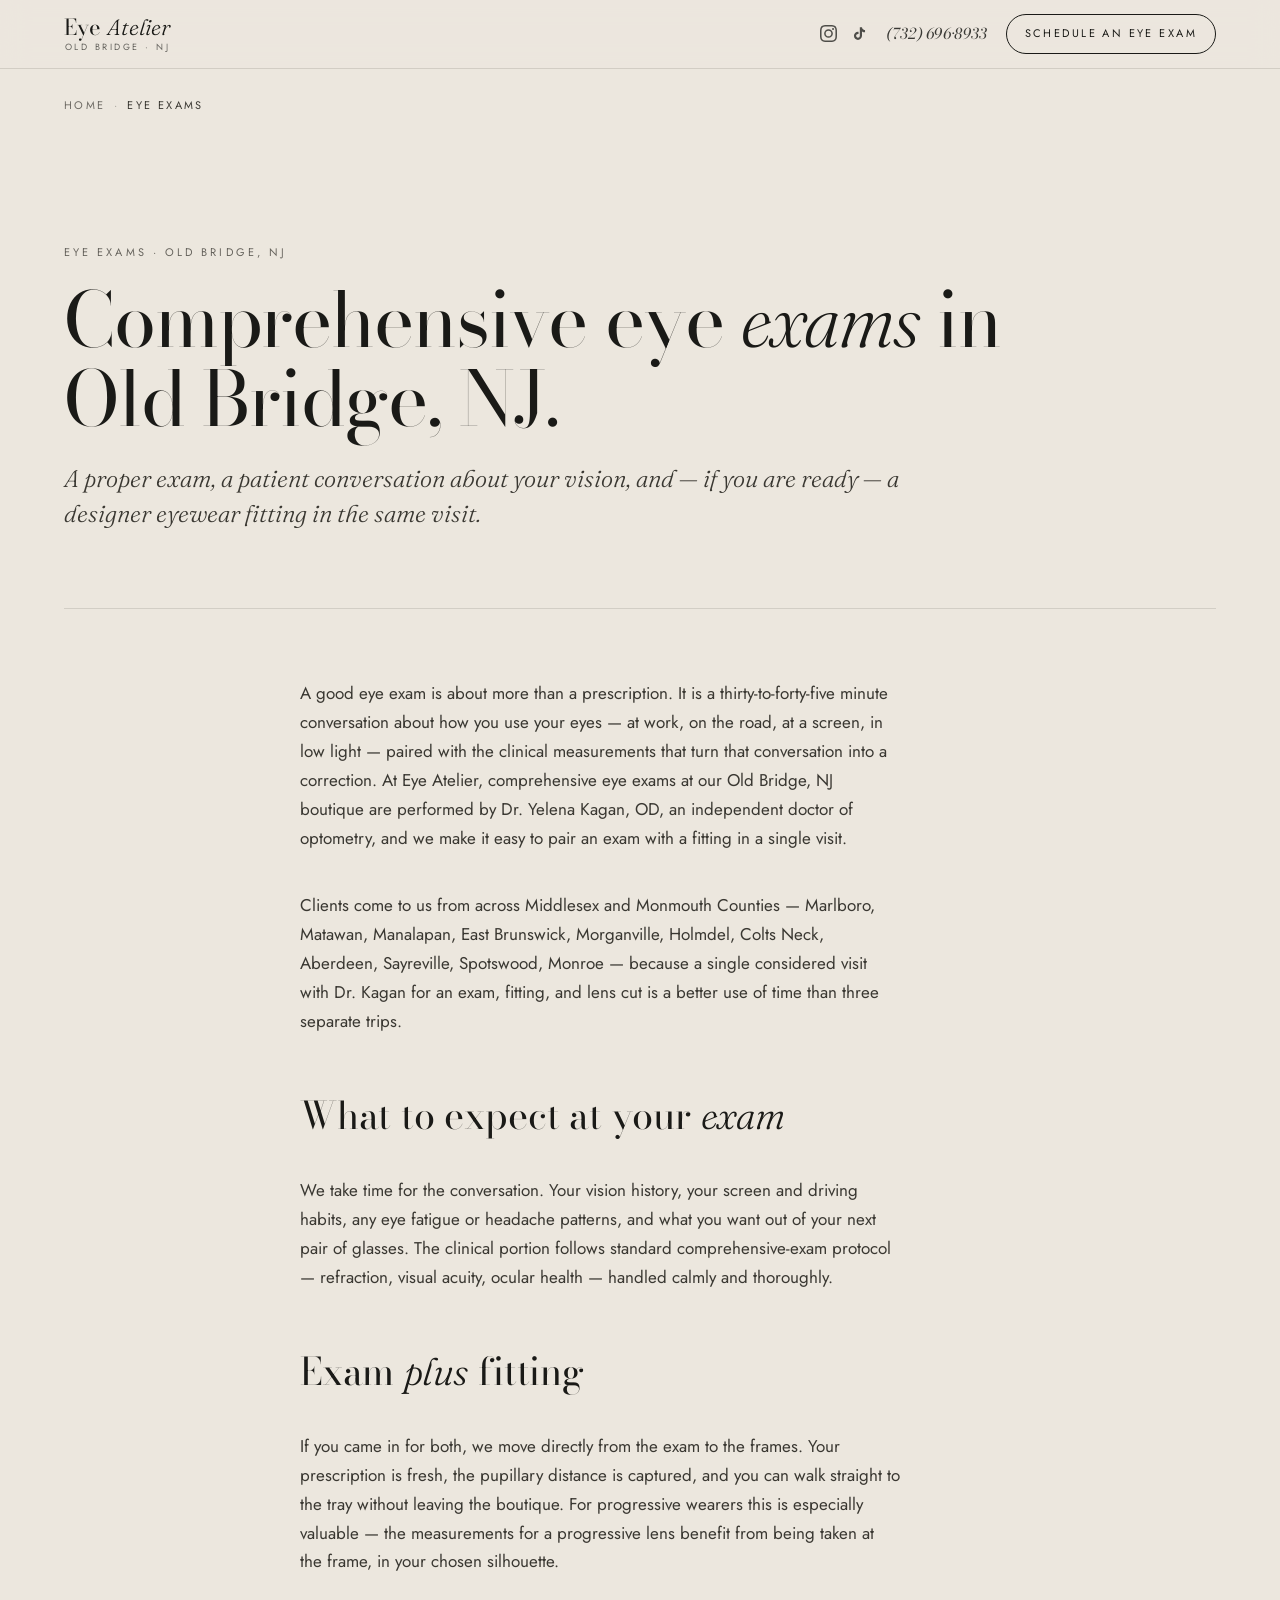
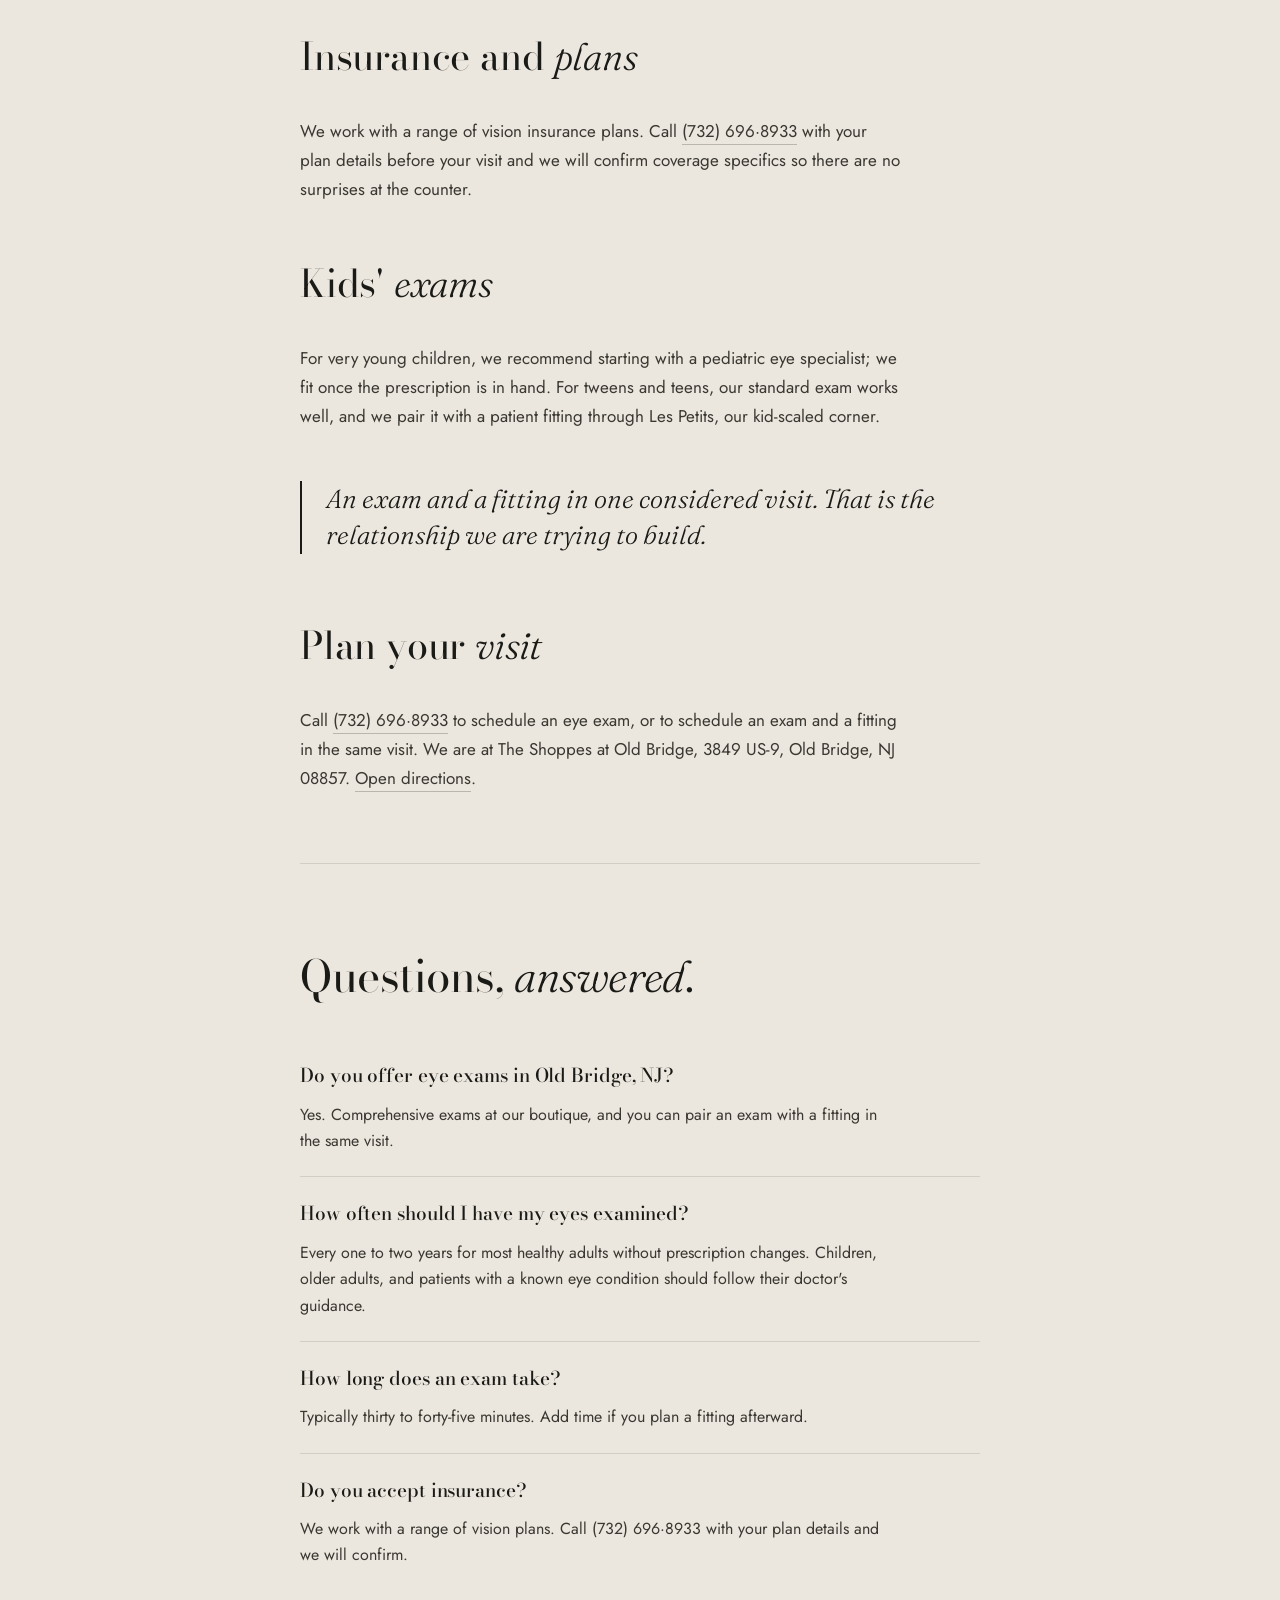
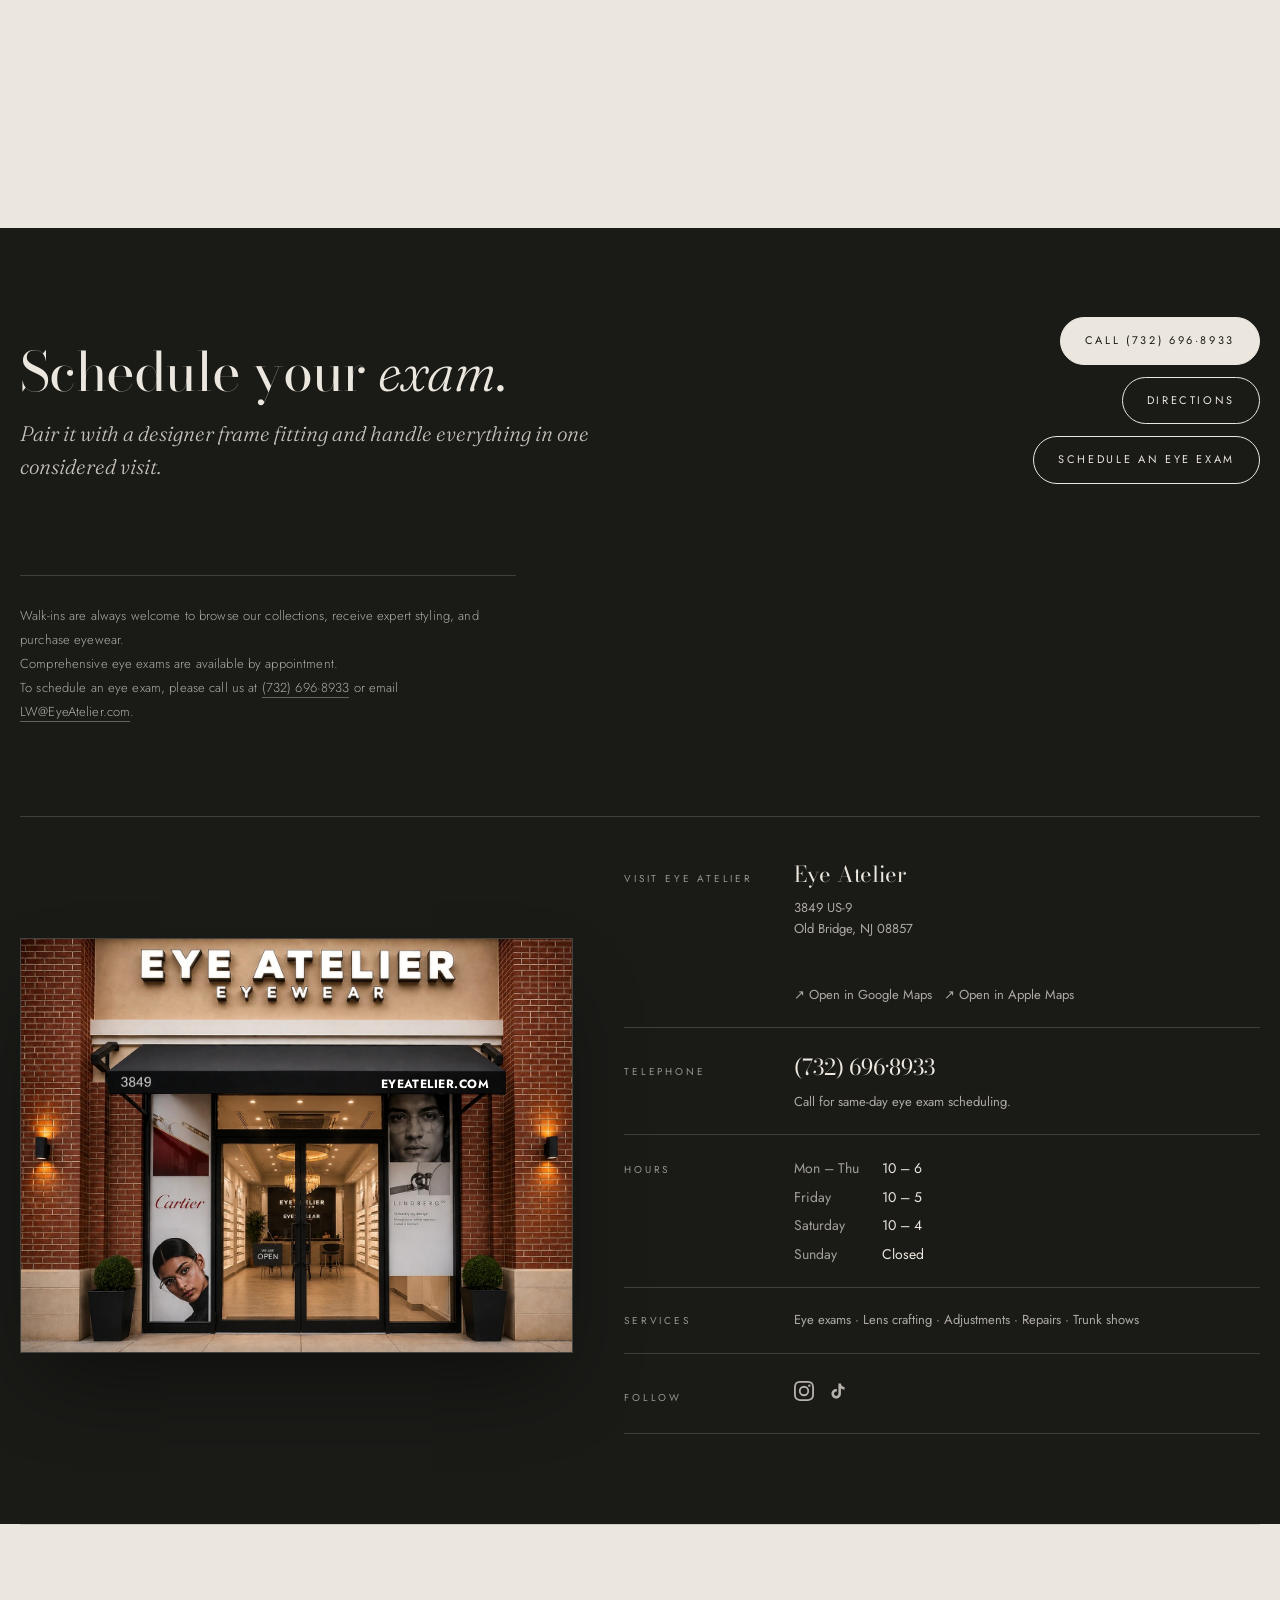
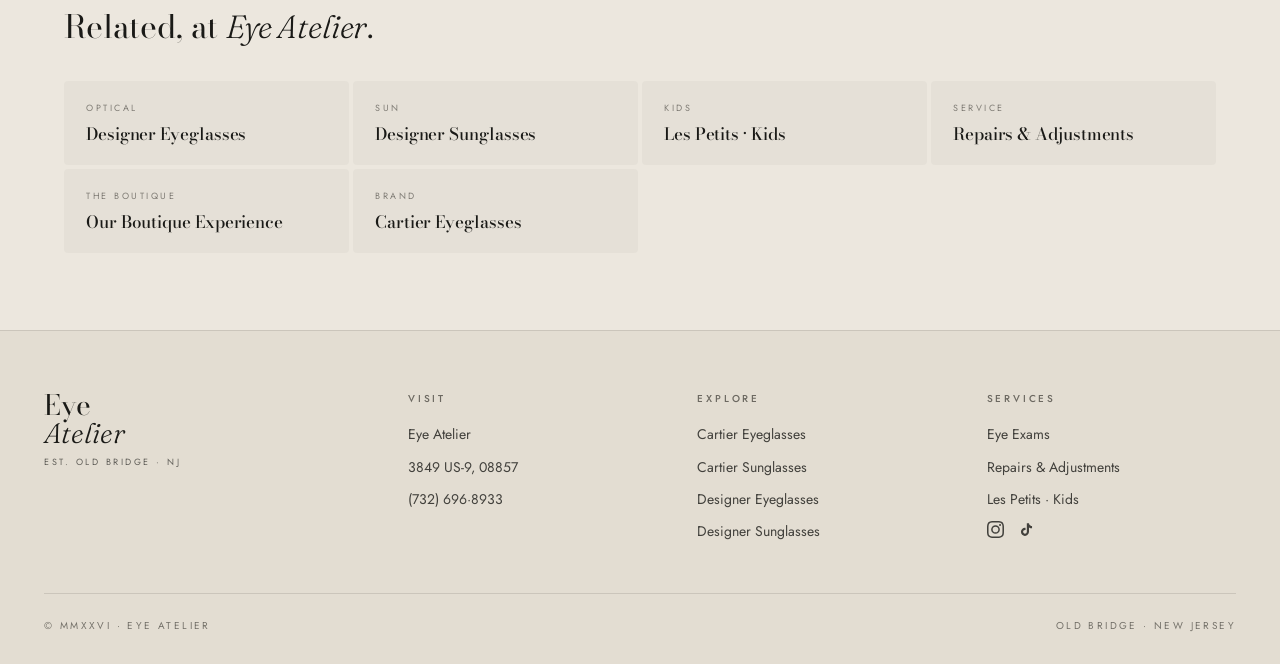
<file: eye-exams-old-bridge-nj.html>
<!doctype html>
<html lang="en">
<head>
  <!-- Google tag (gtag.js) -->
  <script async src="https://www.googletagmanager.com/gtm.js?id=GTM-K2VDJRJS"></script>
  <script>
    window.dataLayer = window.dataLayer || [];
    function gtag(){dataLayer.push(arguments);}
    gtag('js', new Date());
  </script>
<meta charset="utf-8">
<meta name="viewport" content="width=device-width,initial-scale=1">
<title>Eye Exams in Old Bridge, NJ | Eye Atelier</title>
<meta name="description" content="Comprehensive eye exams at Eye Atelier in Old Bridge, NJ. Paired beautifully with a designer eyewear fitting in the same visit. (732) 696-8933.">
<link rel="canonical" href="https://www.eyeatelier.com/eye-exams-old-bridge-nj">

<meta property="og:type" content="article">
<meta property="og:site_name" content="Eye Atelier">
<meta property="og:title" content="Eye Exams in Old Bridge, NJ | Eye Atelier">
<meta property="og:description" content="Comprehensive eye exams at Eye Atelier in Old Bridge, NJ — pair with a fitting for a single considered visit.">
<meta property="og:url" content="https://www.eyeatelier.com/eye-exams-old-bridge-nj">
<meta property="og:image" content="https://www.eyeatelier.com/store-counter.jpeg">
<meta name="twitter:card" content="summary_large_image">
<meta name="twitter:title" content="Eye Exams in Old Bridge, NJ | Eye Atelier">
<meta name="twitter:description" content="Comprehensive eye exams in Old Bridge, NJ.">
<meta name="twitter:image" content="https://www.eyeatelier.com/store-counter.jpeg">
<meta name="theme-color" content="#1a1a17">

<link rel="preconnect" href="https://fonts.googleapis.com">
<link rel="preconnect" href="https://fonts.gstatic.com" crossorigin>
<link href="https://fonts.googleapis.com/css2?family=Bodoni+Moda:ital,opsz,wght@0,6..96,400;0,6..96,500;0,6..96,700;1,6..96,400&family=Jost:wght@300;400;500;600&family=Fraunces:ital,opsz,wght@0,9..144,300;0,9..144,400;1,9..144,300&display=swap" rel="stylesheet">
<link rel="stylesheet" href="/landing.css">

<script type="application/ld+json">
{
  "@context": "https://schema.org",
  "@type": "BreadcrumbList",
  "itemListElement": [
    { "@type": "ListItem", "position": 1, "name": "Home", "item": "https://www.eyeatelier.com/" },
    { "@type": "ListItem", "position": 2, "name": "Eye Exams in Old Bridge, NJ", "item": "https://www.eyeatelier.com/eye-exams-old-bridge-nj" }
  ]
}
</script>

<script type="application/ld+json">
{
  "@context": "https://schema.org",
  "@type": "FAQPage",
  "mainEntity": [
    { "@type": "Question", "name": "Do you offer eye exams in Old Bridge, NJ?", "acceptedAnswer": { "@type": "Answer", "text": "Yes. Eye Atelier offers comprehensive eye exams at our boutique in Old Bridge, NJ. You can pair an exam with a designer eyewear fitting in the same visit." } },
    { "@type": "Question", "name": "How often should I have my eyes examined?", "acceptedAnswer": { "@type": "Answer", "text": "For most healthy adults without prescription changes, every one to two years. Children, older adults, and anyone with a changing prescription or known eye condition should be examined more frequently on their doctor's guidance." } },
    { "@type": "Question", "name": "How long does an eye exam take?", "acceptedAnswer": { "@type": "Answer", "text": "A typical comprehensive exam runs 30 to 45 minutes. Add time if you plan to pair it with a frame fitting." } },
    { "@type": "Question", "name": "Do you accept insurance?", "acceptedAnswer": { "@type": "Answer", "text": "We work with a range of vision plans and can answer coverage questions before your visit. Call (732) 696-8933 with your plan details and we will confirm." } }
  ]
}
</script>
</head>
<body>

<header class="site-header">
  <nav class="site-nav" aria-label="Primary">
    <a href="/" class="wordmark"><span>Eye <em>Atelier</em></span><small>Old Bridge · NJ</small></a>
    <div class="nav-right">
      <span class="social-icons"><a href="https://www.instagram.com/eyeateliereyewear" target="_blank" rel="noopener noreferrer" aria-label="Eye Atelier on Instagram"><svg viewBox="0 0 24 24" fill="currentColor"><path d="M12 2.163c3.204 0 3.584.012 4.85.07 3.252.148 4.771 1.691 4.919 4.919.058 1.265.069 1.645.069 4.849 0 3.205-.012 3.584-.069 4.849-.149 3.225-1.664 4.771-4.919 4.919-1.266.058-1.644.07-4.85.07-3.204 0-3.584-.012-4.849-.07-3.26-.149-4.771-1.699-4.919-4.92-.058-1.265-.07-1.644-.07-4.849 0-3.204.013-3.583.07-4.849.149-3.227 1.664-4.771 4.919-4.919 1.266-.057 1.645-.069 4.849-.069zM12 0C8.741 0 8.332.014 7.052.072 2.695.272.273 2.69.073 7.052.014 8.332 0 8.741 0 12c0 3.259.014 3.668.072 4.948.2 4.358 2.618 6.78 6.98 6.98C8.332 23.986 8.741 24 12 24c3.259 0 3.668-.014 4.948-.072 4.354-.2 6.782-2.618 6.979-6.98.059-1.28.073-1.689.073-4.948 0-3.259-.014-3.667-.072-4.947-.196-4.354-2.617-6.78-6.979-6.98C15.668.014 15.259 0 12 0zm0 5.838a6.162 6.162 0 100 12.324 6.162 6.162 0 000-12.324zM12 16a4 4 0 110-8 4 4 0 010 8zm6.406-11.845a1.44 1.44 0 100 2.881 1.44 1.44 0 000-2.881z"/></svg></a><a href="https://www.tiktok.com/@eye.atelier.eyewe" target="_blank" rel="noopener noreferrer" aria-label="Eye Atelier on TikTok"><svg viewBox="0 0 24 24" fill="currentColor"><path d="M16.6 5.82s.51.5 0 0A4.278 4.278 0 0 1 15.54 3h-3.09v12.4a2.592 2.592 0 0 1-2.59 2.5c-1.42 0-2.6-1.16-2.6-2.6 0-1.72 1.66-3.01 3.37-2.48V9.66c-3.45-.46-6.47 2.22-6.47 5.64 0 3.33 2.76 5.7 5.69 5.7 3.14 0 5.69-2.55 5.69-5.7V9.01a7.35 7.35 0 0 0 4.3 1.38V7.3s-1.88.09-3.24-1.48z"/></svg></a></span>
      <a href="tel:+17326968933" class="nav-phone">(732) 696·8933</a>
      <a href="tel:+17326968933" class="nav-cta js-exam-cta">Schedule an Eye Exam</a>
    </div>
  </nav>
</header>

<nav class="breadcrumb" aria-label="Breadcrumb">
  <a href="/">Home</a><span class="sep">·</span>Eye Exams
</nav>

<article class="landing">
  <header class="landing-header">
    <p class="eyebrow">Eye Exams · Old Bridge, NJ</p>
    <h1>Comprehensive eye <em>exams</em> in Old Bridge, NJ.</h1>
    <p class="lede">A proper exam, a patient conversation about your vision, and — if you are ready — a designer eyewear fitting in the same visit.</p>
  </header>

  <div class="landing-body">
    <p>A good eye exam is about more than a prescription. It is a thirty-to-forty-five minute conversation about how you use your eyes — at work, on the road, at a screen, in low light — paired with the clinical measurements that turn that conversation into a correction. At Eye Atelier, comprehensive eye exams at our Old Bridge, NJ boutique are performed by Dr. Yelena Kagan, OD, an independent doctor of optometry, and we make it easy to pair an exam with a fitting in a single visit.</p>

    <p>Clients come to us from across Middlesex and Monmouth Counties — Marlboro, Matawan, Manalapan, East Brunswick, Morganville, Holmdel, Colts Neck, Aberdeen, Sayreville, Spotswood, Monroe — because a single considered visit with Dr. Kagan for an exam, fitting, and lens cut is a better use of time than three separate trips.</p>

    <h2>What to expect at your <em>exam</em></h2>
    <p>We take time for the conversation. Your vision history, your screen and driving habits, any eye fatigue or headache patterns, and what you want out of your next pair of glasses. The clinical portion follows standard comprehensive-exam protocol — refraction, visual acuity, ocular health — handled calmly and thoroughly.</p>

    <h2>Exam <em>plus</em> fitting</h2>
    <p>If you came in for both, we move directly from the exam to the frames. Your prescription is fresh, the pupillary distance is captured, and you can walk straight to the tray without leaving the boutique. For progressive wearers this is especially valuable — the measurements for a progressive lens benefit from being taken at the frame, in your chosen silhouette.</p>

    <h2>Insurance and <em>plans</em></h2>
    <p>We work with a range of vision insurance plans. Call <a href="tel:+17326968933">(732) 696·8933</a> with your plan details before your visit and we will confirm coverage specifics so there are no surprises at the counter.</p>

    <h2>Kids' <em>exams</em></h2>
    <p>For very young children, we recommend starting with a pediatric eye specialist; we fit once the prescription is in hand. For tweens and teens, our standard exam works well, and we pair it with a patient fitting through Les Petits, our kid-scaled corner.</p>

    <blockquote class="pullquote">An exam and a fitting in one considered visit. That is the relationship we are trying to build.</blockquote>

    <h2>Plan your <em>visit</em></h2>
    <p>Call <a href="tel:+17326968933">(732) 696·8933</a> to schedule an eye exam, or to schedule an exam and a fitting in the same visit. We are at The Shoppes at Old Bridge, 3849 US-9, Old Bridge, NJ 08857. <a href="https://share.google/XbxeWpjPBPiB6ob5s" target="_blank" rel="noopener">Open directions</a>.</p>
  </div>

  <section class="faq" id="faq" aria-labelledby="faq-heading">
    <h2 id="faq-heading">Questions, <em>answered</em>.</h2>
    <div class="faq-item">
      <h3>Do you offer eye exams in Old Bridge, NJ?</h3>
      <p>Yes. Comprehensive exams at our boutique, and you can pair an exam with a fitting in the same visit.</p>
    </div>
    <div class="faq-item">
      <h3>How often should I have my eyes examined?</h3>
      <p>Every one to two years for most healthy adults without prescription changes. Children, older adults, and patients with a known eye condition should follow their doctor's guidance.</p>
    </div>
    <div class="faq-item">
      <h3>How long does an exam take?</h3>
      <p>Typically thirty to forty-five minutes. Add time if you plan a fitting afterward.</p>
    </div>
    <div class="faq-item">
      <h3>Do you accept insurance?</h3>
      <p>We work with a range of vision plans. Call (732) 696·8933 with your plan details and we will confirm.</p>
    </div>
  </section>
</article>

<section class="cta-band" aria-labelledby="cta-heading">
  <div class="cta-inner">
    <div>
      <h2 id="cta-heading">Schedule your <em>exam</em>.</h2>
      <p>Pair it with a designer frame fitting and handle everything in one considered visit.</p>
    </div>
    <div class="cta-actions">
      <a class="cta-btn primary" href="tel:+17326968933">Call (732) 696·8933</a>
      <a class="cta-btn" href="https://share.google/XbxeWpjPBPiB6ob5s" target="_blank" rel="noopener">Directions</a>
      <a class="cta-btn js-exam-cta" href="tel:+17326968933">Schedule an Eye Exam</a>
    </div>
    <p class="cta-note">Walk-ins are always welcome to browse our collections, receive expert styling, and purchase eyewear.<br>Comprehensive eye exams are available by appointment.<br>To schedule an eye exam, please call us at <a href="tel:+17326968933">(732) 696&middot;8933</a> or email <a href="mailto:LW@EyeAtelier.com">LW@EyeAtelier.com</a>.</p>
    <div class="visit-grid">
      <div class="visit-map">
        <img src="storefront-exterior.jpg" alt="The Eye Atelier storefront, 3849 US-9, Old Bridge, NJ">
        <span class="visit-map-url">eyeatelier.com</span>
      </div>
      <div class="visit-info">
        <div class="info-row">
          <div class="label">Visit Eye Atelier</div>
          <div class="val">Eye Atelier<br><small>3849 US-9<br>Old Bridge, NJ 08857</small><br><small style="margin-top:10px;"><a href="https://www.google.com/maps/search/?api=1&query=Eye+Atelier+Eyewear%2C+3849+US-9%2C+Old+Bridge%2C+NJ+08857" target="_blank" rel="noopener">&#8599; Open in Google Maps</a>&nbsp;&nbsp;&nbsp;<a href="https://maps.apple.com/?q=Eye+Atelier+Eyewear&address=3849+US-9%2C+Old+Bridge%2C+NJ+08857" target="_blank" rel="noopener">&#8599; Open in Apple Maps</a></small></div>
        </div>
        <div class="info-row">
          <div class="label">Telephone</div>
          <div class="val"><a href="tel:+17326968933">(732) 696&middot;8933</a><br><small>Call for same-day eye exam scheduling.</small></div>
        </div>
        <div class="info-row">
          <div class="label">Hours</div>
          <div class="val" style="font-size:15px;">
            <div class="visit-hours">
              <span class="day">Mon &ndash; Thu</span><span>10 &ndash; 6</span>
              <span class="day">Friday</span><span>10 &ndash; 5</span>
              <span class="day">Saturday</span><span>10 &ndash; 4</span>
              <span class="day">Sunday</span><span>Closed</span>
            </div>
          </div>
        </div>
        <div class="info-row">
          <div class="label">Services</div>
          <div class="val" style="font-size:15px;">
            <small style="margin-top:0;">Eye exams &middot; Lens crafting &middot; Adjustments &middot; Repairs &middot; Trunk shows</small>
          </div>
        </div>
        <div class="info-row">
          <div class="label">Follow</div>
          <div class="val">
            <span class="social-icons">
              <a href="https://www.instagram.com/eyeateliereyewear" target="_blank" rel="noopener noreferrer" aria-label="Eye Atelier on Instagram"><svg viewBox="0 0 24 24" fill="currentColor"><path d="M12 2.163c3.204 0 3.584.012 4.85.07 3.252.148 4.771 1.691 4.919 4.919.058 1.265.069 1.645.069 4.849 0 3.205-.012 3.584-.069 4.849-.149 3.225-1.664 4.771-4.919 4.919-1.266.058-1.644.07-4.85.07-3.204 0-3.584-.012-4.849-.07-3.26-.149-4.771-1.699-4.919-4.92-.058-1.265-.07-1.644-.07-4.849 0-3.204.013-3.583.07-4.849.149-3.227 1.664-4.771 4.919-4.919 1.266-.057 1.645-.069 4.849-.069zM12 0C8.741 0 8.332.014 7.052.072 2.695.272.273 2.69.073 7.052.014 8.332 0 8.741 0 12c0 3.259.014 3.668.072 4.948.2 4.358 2.618 6.78 6.98 6.98C8.332 23.986 8.741 24 12 24c3.259 0 3.668-.014 4.948-.072 4.354-.2 6.782-2.618 6.979-6.98.059-1.28.073-1.689.073-4.948 0-3.259-.014-3.667-.072-4.947-.196-4.354-2.617-6.78-6.979-6.98C15.668.014 15.259 0 12 0zm0 5.838a6.162 6.162 0 100 12.324 6.162 6.162 0 000-12.324zM12 16a4 4 0 110-8 4 4 0 010 8zm6.406-11.845a1.44 1.44 0 100 2.881 1.44 1.44 0 000-2.881z"/></svg></a>
              <a href="https://www.tiktok.com/@eye.atelier.eyewe" target="_blank" rel="noopener noreferrer" aria-label="Eye Atelier on TikTok"><svg viewBox="0 0 24 24" fill="currentColor"><path d="M16.6 5.82s.51.5 0 0A4.278 4.278 0 0 1 15.54 3h-3.09v12.4a2.592 2.592 0 0 1-2.59 2.5c-1.42 0-2.6-1.16-2.6-2.6 0-1.72 1.66-3.01 3.37-2.48V9.66c-3.45-.46-6.47 2.22-6.47 5.64 0 3.33 2.76 5.7 5.69 5.7 3.14 0 5.69-2.55 5.69-5.7V9.01a7.35 7.35 0 0 0 4.3 1.38V7.3s-1.88.09-3.24-1.48z"/></svg></a>
            </span>
          </div>
        </div>
      </div>
    </div>
  </div>
</section>

<nav class="related" aria-labelledby="related-heading">
  <h2 id="related-heading">Related, at <em>Eye Atelier</em>.</h2>
  <div class="related-grid">
    <a href="/designer-eyeglasses-old-bridge-nj" class="related-card"><div class="tag">Optical</div><h3>Designer Eyeglasses</h3></a>
    <a href="/designer-sunglasses-old-bridge-nj" class="related-card"><div class="tag">Sun</div><h3>Designer Sunglasses</h3></a>
    <a href="/kids-glasses-old-bridge-nj" class="related-card"><div class="tag">Kids</div><h3>Les Petits · Kids</h3></a>
    <a href="/eyeglass-repairs-adjustments-old-bridge-nj" class="related-card"><div class="tag">Service</div><h3>Repairs &amp; Adjustments</h3></a>
    <a href="/luxury-optical-boutique-old-bridge-nj" class="related-card"><div class="tag">The Boutique</div><h3>Our Boutique Experience</h3></a>
    <a href="/cartier-eyeglasses-old-bridge-nj" class="related-card"><div class="tag">Brand</div><h3>Cartier Eyeglasses</h3></a>
  </div>
</nav>

<footer class="site-footer">
  <div class="foot-inner">
    <div><div class="foot-mark">Eye <em>Atelier</em><small>Est. Old Bridge · NJ</small></div></div>
    <div class="foot-col">
      <h5>Visit</h5>
      <a href="https://www.google.com/maps/search/?api=1&query=Eye+Atelier+Eyewear%2C+3849+US-9%2C+Old+Bridge%2C+NJ+08857" target="_blank" rel="noopener">Eye Atelier</a>
      <a href="https://www.google.com/maps/search/?api=1&query=Eye+Atelier+Eyewear%2C+3849+US-9%2C+Old+Bridge%2C+NJ+08857" target="_blank" rel="noopener">3849 US-9, 08857</a>
      <a href="tel:+17326968933">(732) 696·8933</a>
    </div>
    <div class="foot-col">
      <h5>Explore</h5>
      <a href="/cartier-eyeglasses-old-bridge-nj">Cartier Eyeglasses</a>
      <a href="/cartier-sunglasses-old-bridge-nj">Cartier Sunglasses</a>
      <a href="/designer-eyeglasses-old-bridge-nj">Designer Eyeglasses</a>
      <a href="/designer-sunglasses-old-bridge-nj">Designer Sunglasses</a>
    </div>
    <div class="foot-col">
      <h5>Services</h5>
      <a href="/eye-exams-old-bridge-nj">Eye Exams</a>
      <a href="/eyeglass-repairs-adjustments-old-bridge-nj">Repairs &amp; Adjustments</a>
      <a href="/kids-glasses-old-bridge-nj">Les Petits · Kids</a>
      <span class="social-icons"><a href="https://www.instagram.com/eyeateliereyewear" target="_blank" rel="noopener noreferrer" aria-label="Eye Atelier on Instagram"><svg viewBox="0 0 24 24" fill="currentColor"><path d="M12 2.163c3.204 0 3.584.012 4.85.07 3.252.148 4.771 1.691 4.919 4.919.058 1.265.069 1.645.069 4.849 0 3.205-.012 3.584-.069 4.849-.149 3.225-1.664 4.771-4.919 4.919-1.266.058-1.644.07-4.85.07-3.204 0-3.584-.012-4.849-.07-3.26-.149-4.771-1.699-4.919-4.92-.058-1.265-.07-1.644-.07-4.849 0-3.204.013-3.583.07-4.849.149-3.227 1.664-4.771 4.919-4.919 1.266-.057 1.645-.069 4.849-.069zM12 0C8.741 0 8.332.014 7.052.072 2.695.272.273 2.69.073 7.052.014 8.332 0 8.741 0 12c0 3.259.014 3.668.072 4.948.2 4.358 2.618 6.78 6.98 6.98C8.332 23.986 8.741 24 12 24c3.259 0 3.668-.014 4.948-.072 4.354-.2 6.782-2.618 6.979-6.98.059-1.28.073-1.689.073-4.948 0-3.259-.014-3.667-.072-4.947-.196-4.354-2.617-6.78-6.979-6.98C15.668.014 15.259 0 12 0zm0 5.838a6.162 6.162 0 100 12.324 6.162 6.162 0 000-12.324zM12 16a4 4 0 110-8 4 4 0 010 8zm6.406-11.845a1.44 1.44 0 100 2.881 1.44 1.44 0 000-2.881z"/></svg></a><a href="https://www.tiktok.com/@eye.atelier.eyewe" target="_blank" rel="noopener noreferrer" aria-label="Eye Atelier on TikTok"><svg viewBox="0 0 24 24" fill="currentColor"><path d="M16.6 5.82s.51.5 0 0A4.278 4.278 0 0 1 15.54 3h-3.09v12.4a2.592 2.592 0 0 1-2.59 2.5c-1.42 0-2.6-1.16-2.6-2.6 0-1.72 1.66-3.01 3.37-2.48V9.66c-3.45-.46-6.47 2.22-6.47 5.64 0 3.33 2.76 5.7 5.69 5.7 3.14 0 5.69-2.55 5.69-5.7V9.01a7.35 7.35 0 0 0 4.3 1.38V7.3s-1.88.09-3.24-1.48z"/></svg></a></span>
    </div>
  </div>
  <div class="foot-bottom">
    <span>© MMXXVI · Eye Atelier</span>
    <span>Old Bridge · New Jersey</span>
  </div>
</footer>

<div class="mobile-sticky" aria-hidden="true">
  <a href="tel:+17326968933" class="ms-call">Call</a>
  <a href="tel:+17326968933" class="ms-book js-exam-cta">Schedule an Eye Exam</a>
</div>

<div class="exam-modal-overlay" id="examModalOverlay" hidden>
  <div class="exam-modal" role="dialog" aria-modal="true" aria-labelledby="examModalTitle">
    <button type="button" class="exam-modal-close" id="examModalClose" aria-label="Close">&times;</button>
    <h2 id="examModalTitle">Schedule an Eye Exam</h2>
    <p class="exam-modal-text">Choose the easiest way to schedule your comprehensive eye exam with our optometrist.</p>
    <div class="exam-modal-actions">
      <a class="exam-modal-btn primary" href="tel:+17326968933">Call (732) 696&middot;8933</a>
      <a class="exam-modal-btn" href="mailto:LW@EyeAtelier.com">Email LW@EyeAtelier.com</a>
    </div>
    <p class="exam-modal-secondary">Prefer to use another device? Call <a href="tel:+17326968933">(732) 696&middot;8933</a> or email <a href="mailto:LW@EyeAtelier.com">LW@EyeAtelier.com</a>.</p>
    <p class="exam-modal-note">Walk-ins are always welcome for eyewear shopping, styling, adjustments, and repairs. Eye exam appointments are only needed to see our optometrist.</p>
  </div>
</div>
<script>
(function(){
  var overlay = document.getElementById('examModalOverlay');
  if (!overlay) return;
  var modal = overlay.querySelector('.exam-modal');
  var closeBtn = document.getElementById('examModalClose');
  var lastFocused = null;

  function openModal(e){
    if (e) e.preventDefault();
    lastFocused = document.activeElement;
    overlay.hidden = false;
    document.body.style.overflow = 'hidden';
    closeBtn.focus();
  }
  function closeModal(){
    overlay.hidden = true;
    document.body.style.overflow = '';
    if (lastFocused && lastFocused.focus) lastFocused.focus();
  }
  document.querySelectorAll('.js-exam-cta').forEach(function(el){
    el.addEventListener('click', openModal);
  });
  closeBtn.addEventListener('click', closeModal);
  overlay.addEventListener('click', function(e){
    if (e.target === overlay) closeModal();
  });
  modal.addEventListener('click', function(e){
    e.stopPropagation();
  });
  document.addEventListener('keydown', function(e){
    if (e.key === 'Escape' && !overlay.hidden) closeModal();
  });
  modal.addEventListener('keydown', function(e){
    if (e.key !== 'Tab') return;
    var focusable = modal.querySelectorAll('a[href], button');
    if (!focusable.length) return;
    var first = focusable[0], last = focusable[focusable.length - 1];
    if (e.shiftKey && document.activeElement === first) { e.preventDefault(); last.focus(); }
    else if (!e.shiftKey && document.activeElement === last) { e.preventDefault(); first.focus(); }
  });
})();
</script>

</body>
</html>
</file>
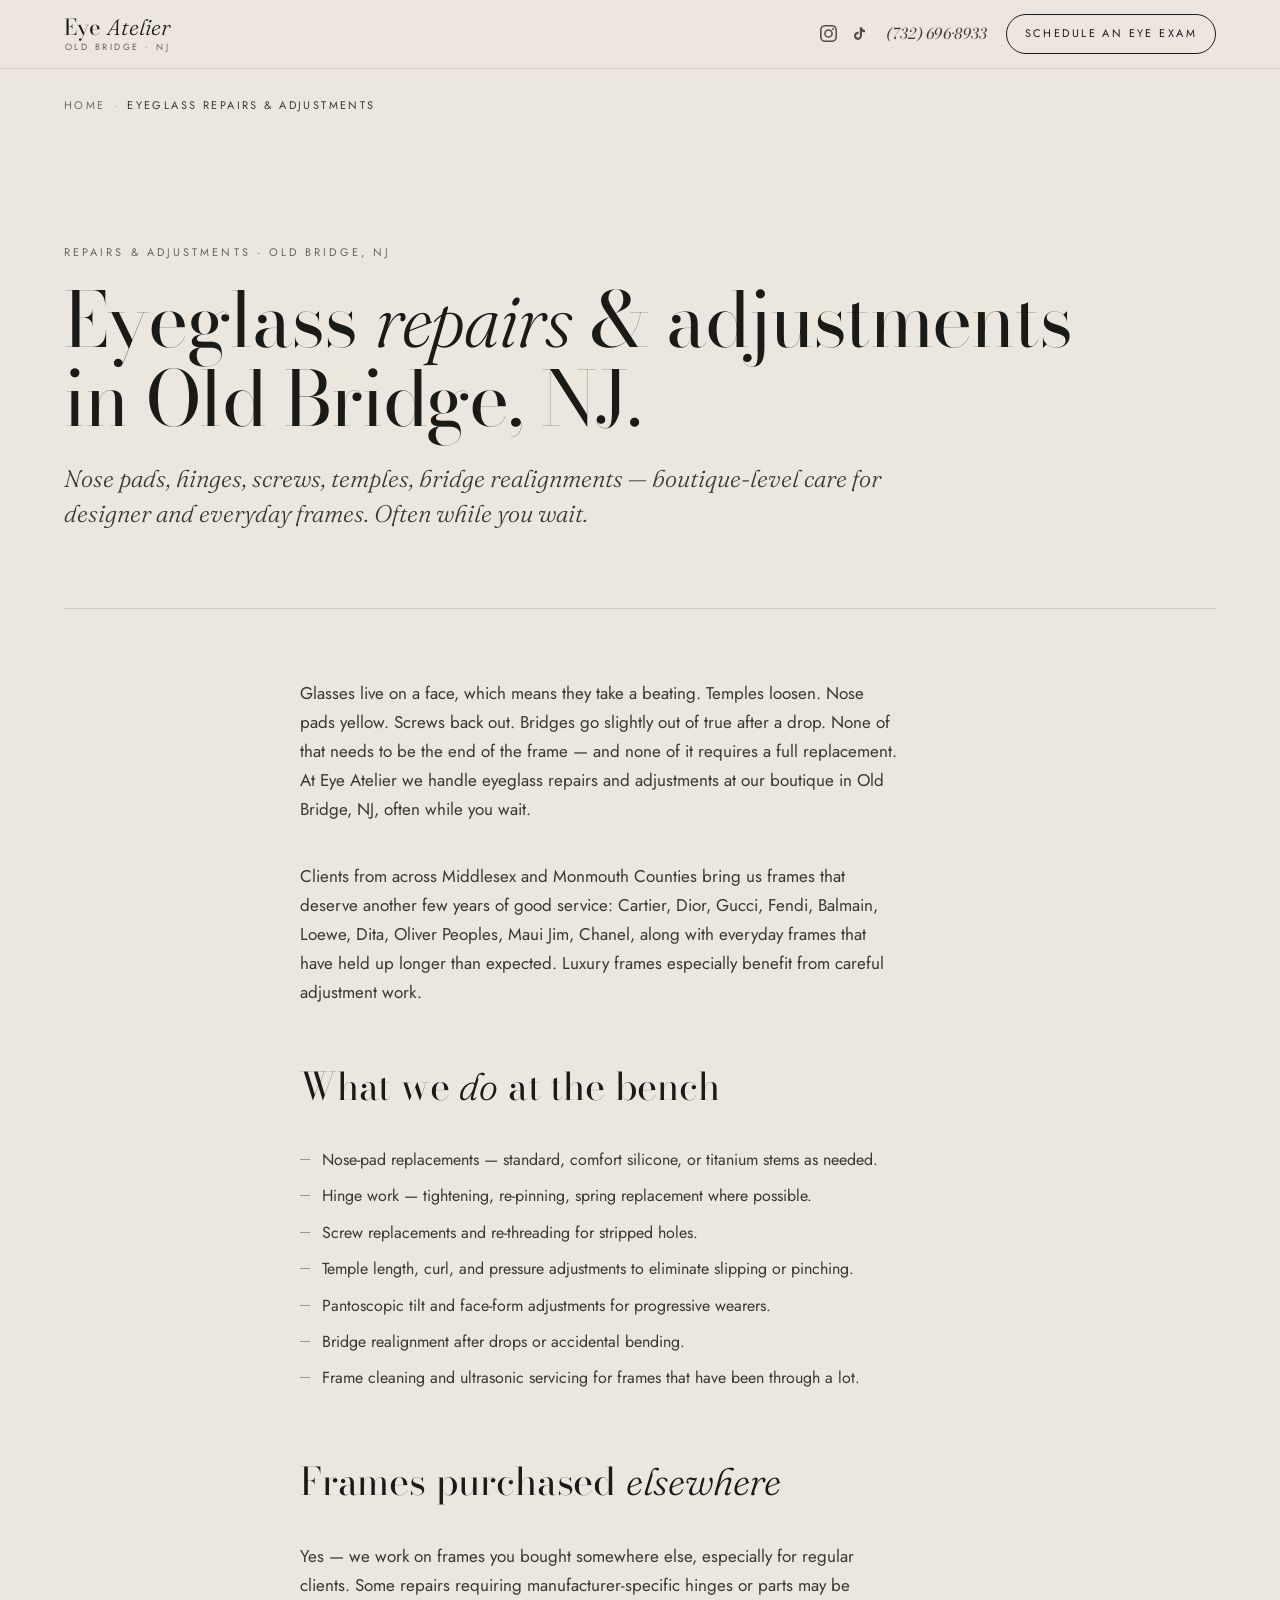
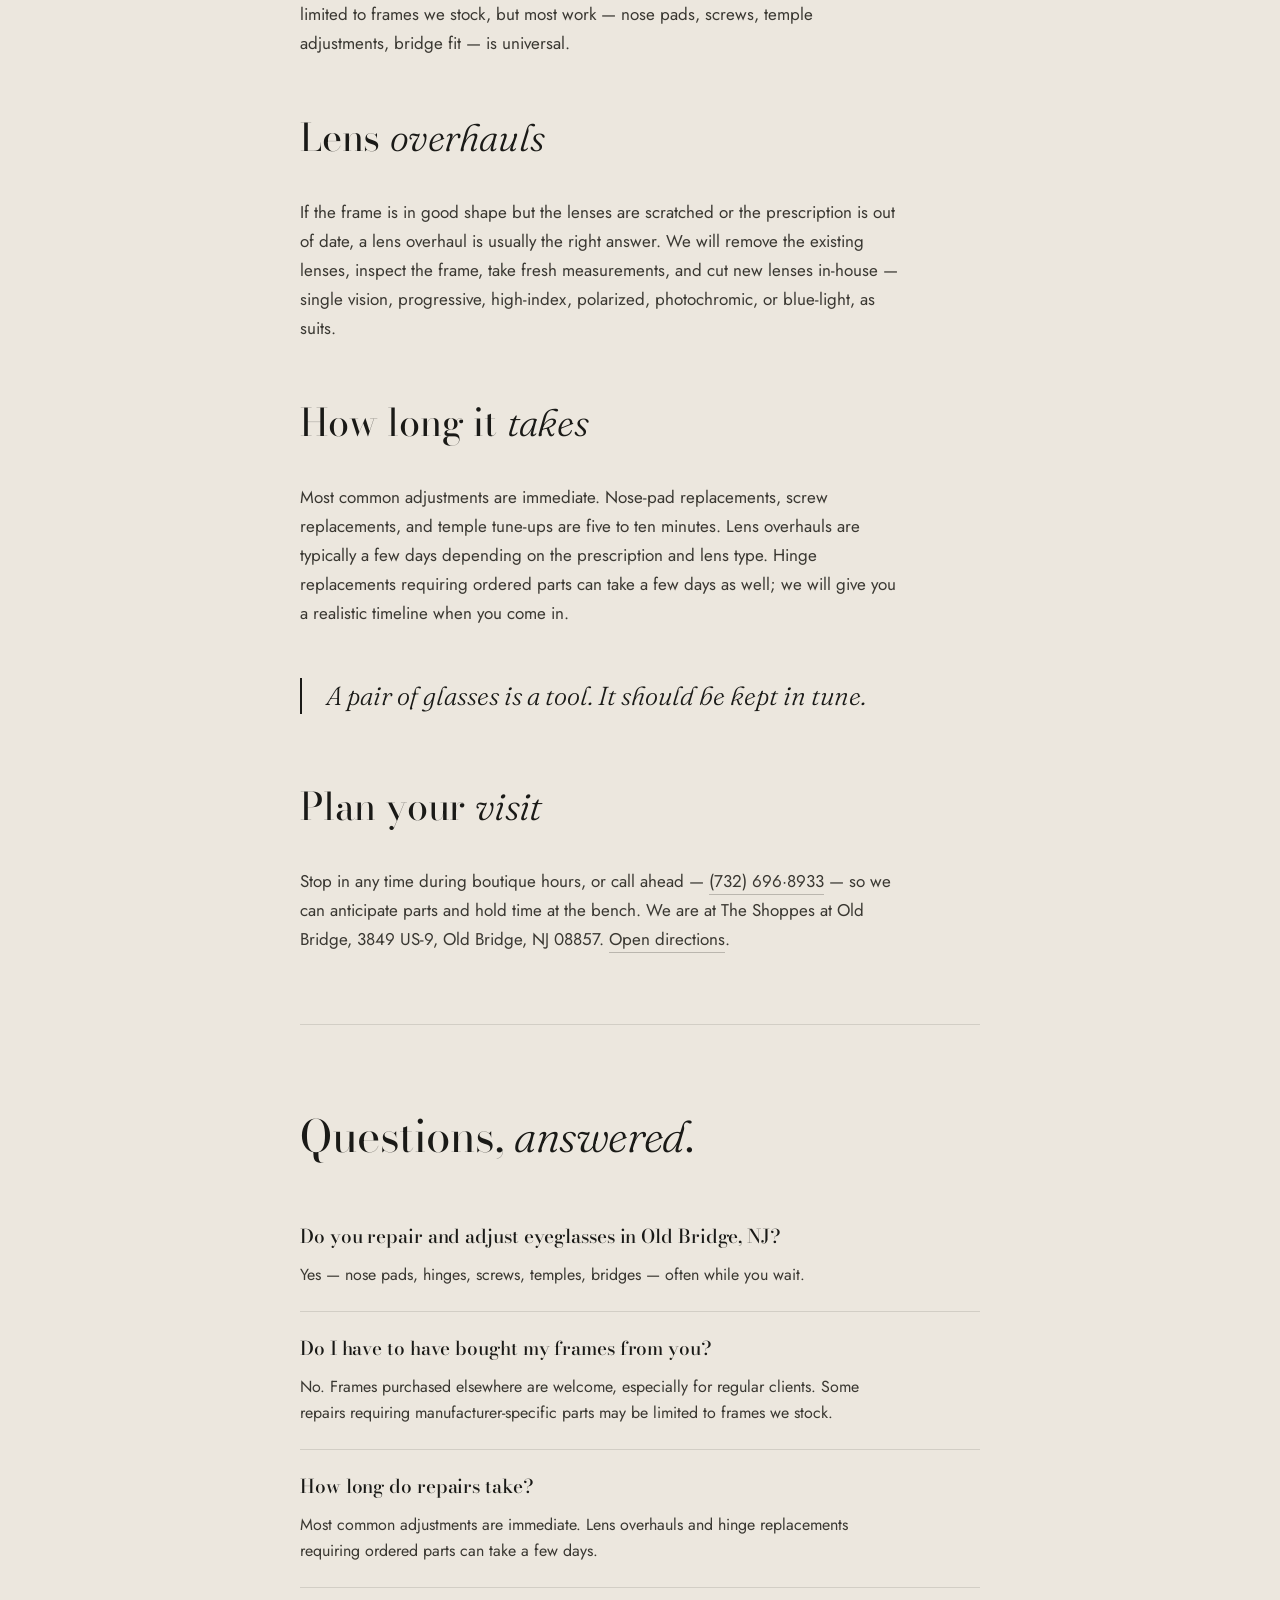
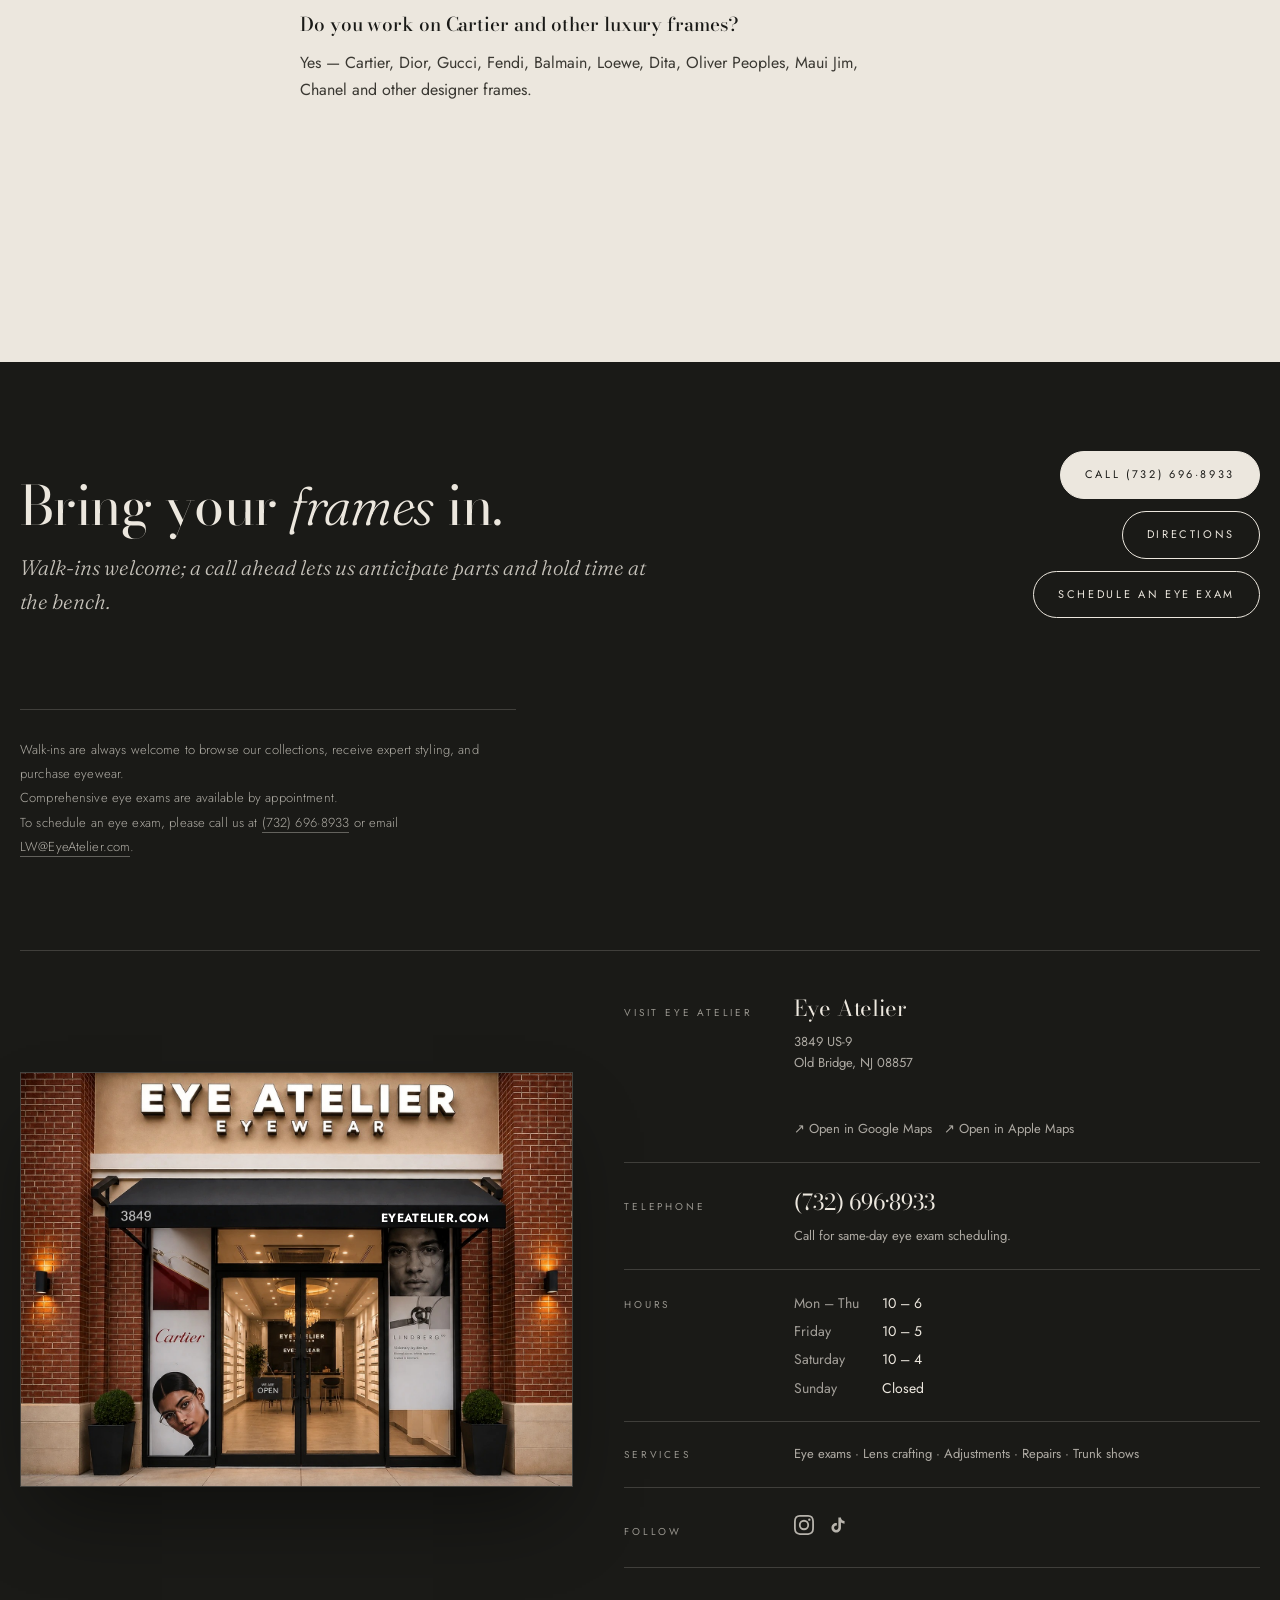
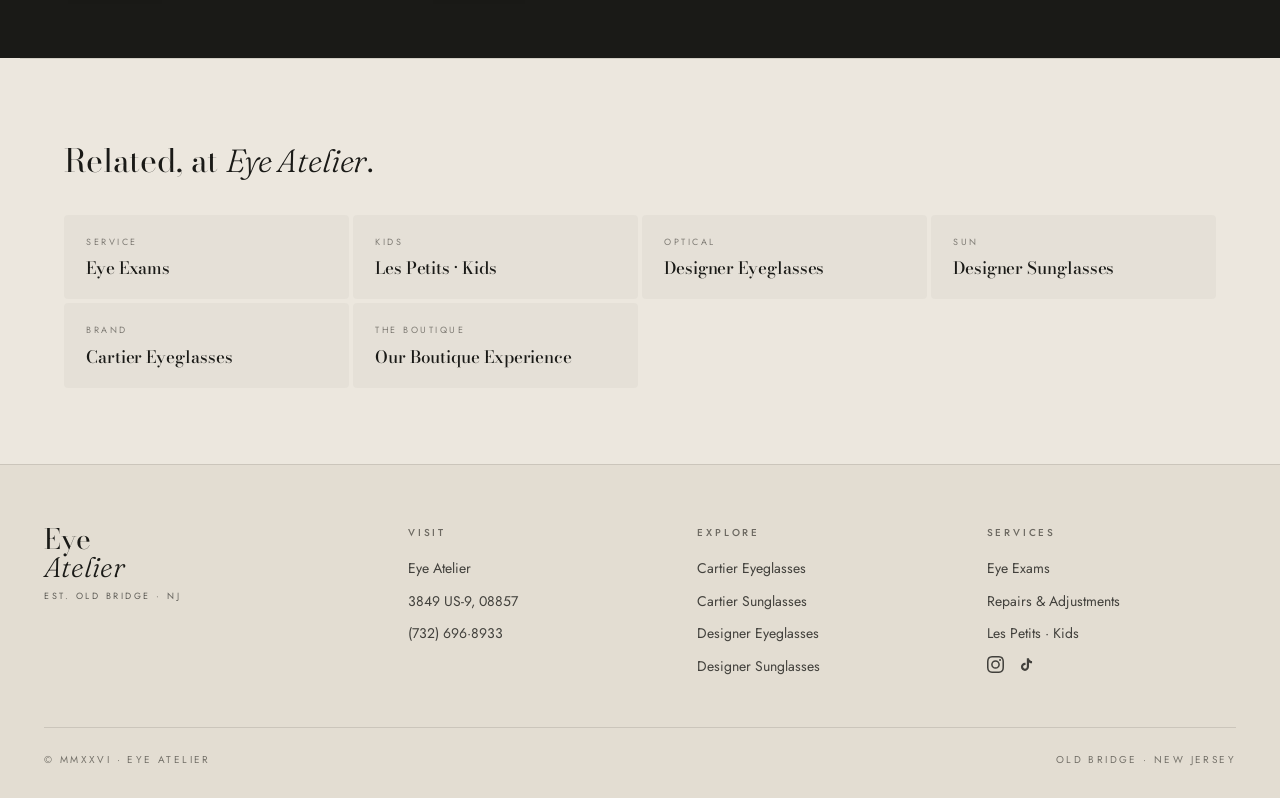
<file: eyeglass-repairs-adjustments-old-bridge-nj.html>
<!doctype html>
<html lang="en">
<head>
  <!-- Google tag (gtag.js) -->
  <script async src="https://www.googletagmanager.com/gtm.js?id=GTM-K2VDJRJS"></script>
  <script>
    window.dataLayer = window.dataLayer || [];
    function gtag(){dataLayer.push(arguments);}
    gtag('js', new Date());
  </script>
<meta charset="utf-8">
<meta name="viewport" content="width=device-width,initial-scale=1">
<title>Eyeglass Repairs &amp; Adjustments in Old Bridge, NJ | Eye Atelier</title>
<meta name="description" content="Eyeglass repairs and adjustments at Eye Atelier in Old Bridge, NJ. Nose pads, hinges, screws, temples — often while you wait. Designer and everyday frames welcome. (732) 696-8933.">
<link rel="canonical" href="https://www.eyeatelier.com/eyeglass-repairs-adjustments-old-bridge-nj">

<meta property="og:type" content="article">
<meta property="og:site_name" content="Eye Atelier">
<meta property="og:title" content="Eyeglass Repairs &amp; Adjustments in Old Bridge, NJ | Eye Atelier">
<meta property="og:description" content="Eyeglass repairs and adjustments at Eye Atelier in Old Bridge, NJ — often while you wait.">
<meta property="og:url" content="https://www.eyeatelier.com/eyeglass-repairs-adjustments-old-bridge-nj">
<meta property="og:image" content="https://www.eyeatelier.com/store-counter.jpeg">
<meta name="twitter:card" content="summary_large_image">
<meta name="twitter:title" content="Eyeglass Repairs &amp; Adjustments in Old Bridge, NJ | Eye Atelier">
<meta name="twitter:description" content="Eyeglass repairs and adjustments in Old Bridge, NJ.">
<meta name="twitter:image" content="https://www.eyeatelier.com/store-counter.jpeg">
<meta name="theme-color" content="#1a1a17">

<link rel="preconnect" href="https://fonts.googleapis.com">
<link rel="preconnect" href="https://fonts.gstatic.com" crossorigin>
<link href="https://fonts.googleapis.com/css2?family=Bodoni+Moda:ital,opsz,wght@0,6..96,400;0,6..96,500;0,6..96,700;1,6..96,400&family=Jost:wght@300;400;500;600&family=Fraunces:ital,opsz,wght@0,9..144,300;0,9..144,400;1,9..144,300&display=swap" rel="stylesheet">
<link rel="stylesheet" href="/landing.css">

<script type="application/ld+json">
{
  "@context": "https://schema.org",
  "@type": "BreadcrumbList",
  "itemListElement": [
    { "@type": "ListItem", "position": 1, "name": "Home", "item": "https://www.eyeatelier.com/" },
    { "@type": "ListItem", "position": 2, "name": "Eyeglass Repairs and Adjustments in Old Bridge, NJ", "item": "https://www.eyeatelier.com/eyeglass-repairs-adjustments-old-bridge-nj" }
  ]
}
</script>

<script type="application/ld+json">
{
  "@context": "https://schema.org",
  "@type": "FAQPage",
  "mainEntity": [
    { "@type": "Question", "name": "Do you repair and adjust eyeglasses in Old Bridge, NJ?", "acceptedAnswer": { "@type": "Answer", "text": "Yes. We handle nose-pad replacements, hinge work, screw replacements, temple adjustments, and bridge realignments at our boutique in Old Bridge, NJ — often while you wait." } },
    { "@type": "Question", "name": "Do I have to have bought my frames from you?", "acceptedAnswer": { "@type": "Answer", "text": "No. Frames purchased elsewhere are welcome for adjustments, especially for regular clients. Some repairs that require specific manufacturer parts may be limited to frames we stock." } },
    { "@type": "Question", "name": "How long do repairs take?", "acceptedAnswer": { "@type": "Answer", "text": "Most common adjustments — nose pads, screws, temple tune-ups — are done while you wait. Hinge or temple replacements that require ordered parts can take a few days." } },
    { "@type": "Question", "name": "Do you work on Cartier and other luxury frames?", "acceptedAnswer": { "@type": "Answer", "text": "Yes. We service Cartier, Dior, Gucci, Fendi, Balmain, Loewe, Dita, Oliver Peoples, Maui Jim, Chanel and other designer frames. Luxury frames benefit from careful adjustment — that is where boutique service matters most." } }
  ]
}
</script>
</head>
<body>

<header class="site-header">
  <nav class="site-nav" aria-label="Primary">
    <a href="/" class="wordmark"><span>Eye <em>Atelier</em></span><small>Old Bridge · NJ</small></a>
    <div class="nav-right">
      <span class="social-icons"><a href="https://www.instagram.com/eyeateliereyewear" target="_blank" rel="noopener noreferrer" aria-label="Eye Atelier on Instagram"><svg viewBox="0 0 24 24" fill="currentColor"><path d="M12 2.163c3.204 0 3.584.012 4.85.07 3.252.148 4.771 1.691 4.919 4.919.058 1.265.069 1.645.069 4.849 0 3.205-.012 3.584-.069 4.849-.149 3.225-1.664 4.771-4.919 4.919-1.266.058-1.644.07-4.85.07-3.204 0-3.584-.012-4.849-.07-3.26-.149-4.771-1.699-4.919-4.92-.058-1.265-.07-1.644-.07-4.849 0-3.204.013-3.583.07-4.849.149-3.227 1.664-4.771 4.919-4.919 1.266-.057 1.645-.069 4.849-.069zM12 0C8.741 0 8.332.014 7.052.072 2.695.272.273 2.69.073 7.052.014 8.332 0 8.741 0 12c0 3.259.014 3.668.072 4.948.2 4.358 2.618 6.78 6.98 6.98C8.332 23.986 8.741 24 12 24c3.259 0 3.668-.014 4.948-.072 4.354-.2 6.782-2.618 6.979-6.98.059-1.28.073-1.689.073-4.948 0-3.259-.014-3.667-.072-4.947-.196-4.354-2.617-6.78-6.979-6.98C15.668.014 15.259 0 12 0zm0 5.838a6.162 6.162 0 100 12.324 6.162 6.162 0 000-12.324zM12 16a4 4 0 110-8 4 4 0 010 8zm6.406-11.845a1.44 1.44 0 100 2.881 1.44 1.44 0 000-2.881z"/></svg></a><a href="https://www.tiktok.com/@eye.atelier.eyewe" target="_blank" rel="noopener noreferrer" aria-label="Eye Atelier on TikTok"><svg viewBox="0 0 24 24" fill="currentColor"><path d="M16.6 5.82s.51.5 0 0A4.278 4.278 0 0 1 15.54 3h-3.09v12.4a2.592 2.592 0 0 1-2.59 2.5c-1.42 0-2.6-1.16-2.6-2.6 0-1.72 1.66-3.01 3.37-2.48V9.66c-3.45-.46-6.47 2.22-6.47 5.64 0 3.33 2.76 5.7 5.69 5.7 3.14 0 5.69-2.55 5.69-5.7V9.01a7.35 7.35 0 0 0 4.3 1.38V7.3s-1.88.09-3.24-1.48z"/></svg></a></span>
      <a href="tel:+17326968933" class="nav-phone">(732) 696·8933</a>
      <a href="tel:+17326968933" class="nav-cta js-exam-cta">Schedule an Eye Exam</a>
    </div>
  </nav>
</header>

<nav class="breadcrumb" aria-label="Breadcrumb">
  <a href="/">Home</a><span class="sep">·</span>Eyeglass Repairs &amp; Adjustments
</nav>

<article class="landing">
  <header class="landing-header">
    <p class="eyebrow">Repairs &amp; Adjustments · Old Bridge, NJ</p>
    <h1>Eyeglass <em>repairs</em> &amp; adjustments in Old Bridge, NJ.</h1>
    <p class="lede">Nose pads, hinges, screws, temples, bridge realignments — boutique-level care for designer and everyday frames. Often while you wait.</p>
  </header>

  <div class="landing-body">
    <p>Glasses live on a face, which means they take a beating. Temples loosen. Nose pads yellow. Screws back out. Bridges go slightly out of true after a drop. None of that needs to be the end of the frame — and none of it requires a full replacement. At Eye Atelier we handle eyeglass repairs and adjustments at our boutique in Old Bridge, NJ, often while you wait.</p>

    <p>Clients from across Middlesex and Monmouth Counties bring us frames that deserve another few years of good service: Cartier, Dior, Gucci, Fendi, Balmain, Loewe, Dita, Oliver Peoples, Maui Jim, Chanel, along with everyday frames that have held up longer than expected. Luxury frames especially benefit from careful adjustment work.</p>

    <h2>What we <em>do</em> at the bench</h2>
    <ul>
      <li>Nose-pad replacements — standard, comfort silicone, or titanium stems as needed.</li>
      <li>Hinge work — tightening, re-pinning, spring replacement where possible.</li>
      <li>Screw replacements and re-threading for stripped holes.</li>
      <li>Temple length, curl, and pressure adjustments to eliminate slipping or pinching.</li>
      <li>Pantoscopic tilt and face-form adjustments for progressive wearers.</li>
      <li>Bridge realignment after drops or accidental bending.</li>
      <li>Frame cleaning and ultrasonic servicing for frames that have been through a lot.</li>
    </ul>

    <h2>Frames purchased <em>elsewhere</em></h2>
    <p>Yes — we work on frames you bought somewhere else, especially for regular clients. Some repairs requiring manufacturer-specific hinges or parts may be limited to frames we stock, but most work — nose pads, screws, temple adjustments, bridge fit — is universal.</p>

    <h2>Lens <em>overhauls</em></h2>
    <p>If the frame is in good shape but the lenses are scratched or the prescription is out of date, a lens overhaul is usually the right answer. We will remove the existing lenses, inspect the frame, take fresh measurements, and cut new lenses in-house — single vision, progressive, high-index, polarized, photochromic, or blue-light, as suits.</p>

    <h2>How long it <em>takes</em></h2>
    <p>Most common adjustments are immediate. Nose-pad replacements, screw replacements, and temple tune-ups are five to ten minutes. Lens overhauls are typically a few days depending on the prescription and lens type. Hinge replacements requiring ordered parts can take a few days as well; we will give you a realistic timeline when you come in.</p>

    <blockquote class="pullquote">A pair of glasses is a tool. It should be kept in tune.</blockquote>

    <h2>Plan your <em>visit</em></h2>
    <p>Stop in any time during boutique hours, or call ahead — <a href="tel:+17326968933">(732) 696·8933</a> — so we can anticipate parts and hold time at the bench. We are at The Shoppes at Old Bridge, 3849 US-9, Old Bridge, NJ 08857. <a href="https://share.google/XbxeWpjPBPiB6ob5s" target="_blank" rel="noopener">Open directions</a>.</p>
  </div>

  <section class="faq" id="faq" aria-labelledby="faq-heading">
    <h2 id="faq-heading">Questions, <em>answered</em>.</h2>
    <div class="faq-item">
      <h3>Do you repair and adjust eyeglasses in Old Bridge, NJ?</h3>
      <p>Yes — nose pads, hinges, screws, temples, bridges — often while you wait.</p>
    </div>
    <div class="faq-item">
      <h3>Do I have to have bought my frames from you?</h3>
      <p>No. Frames purchased elsewhere are welcome, especially for regular clients. Some repairs requiring manufacturer-specific parts may be limited to frames we stock.</p>
    </div>
    <div class="faq-item">
      <h3>How long do repairs take?</h3>
      <p>Most common adjustments are immediate. Lens overhauls and hinge replacements requiring ordered parts can take a few days.</p>
    </div>
    <div class="faq-item">
      <h3>Do you work on Cartier and other luxury frames?</h3>
      <p>Yes — Cartier, Dior, Gucci, Fendi, Balmain, Loewe, Dita, Oliver Peoples, Maui Jim, Chanel and other designer frames.</p>
    </div>
  </section>
</article>

<section class="cta-band" aria-labelledby="cta-heading">
  <div class="cta-inner">
    <div>
      <h2 id="cta-heading">Bring your <em>frames</em> in.</h2>
      <p>Walk-ins welcome; a call ahead lets us anticipate parts and hold time at the bench.</p>
    </div>
    <div class="cta-actions">
      <a class="cta-btn primary" href="tel:+17326968933">Call (732) 696·8933</a>
      <a class="cta-btn" href="https://share.google/XbxeWpjPBPiB6ob5s" target="_blank" rel="noopener">Directions</a>
      <a class="cta-btn js-exam-cta" href="tel:+17326968933">Schedule an Eye Exam</a>
    </div>
    <p class="cta-note">Walk-ins are always welcome to browse our collections, receive expert styling, and purchase eyewear.<br>Comprehensive eye exams are available by appointment.<br>To schedule an eye exam, please call us at <a href="tel:+17326968933">(732) 696&middot;8933</a> or email <a href="mailto:LW@EyeAtelier.com">LW@EyeAtelier.com</a>.</p>
    <div class="visit-grid">
      <div class="visit-map">
        <img src="storefront-exterior.jpg" alt="The Eye Atelier storefront, 3849 US-9, Old Bridge, NJ">
        <span class="visit-map-url">eyeatelier.com</span>
      </div>
      <div class="visit-info">
        <div class="info-row">
          <div class="label">Visit Eye Atelier</div>
          <div class="val">Eye Atelier<br><small>3849 US-9<br>Old Bridge, NJ 08857</small><br><small style="margin-top:10px;"><a href="https://www.google.com/maps/search/?api=1&query=Eye+Atelier+Eyewear%2C+3849+US-9%2C+Old+Bridge%2C+NJ+08857" target="_blank" rel="noopener">&#8599; Open in Google Maps</a>&nbsp;&nbsp;&nbsp;<a href="https://maps.apple.com/?q=Eye+Atelier+Eyewear&address=3849+US-9%2C+Old+Bridge%2C+NJ+08857" target="_blank" rel="noopener">&#8599; Open in Apple Maps</a></small></div>
        </div>
        <div class="info-row">
          <div class="label">Telephone</div>
          <div class="val"><a href="tel:+17326968933">(732) 696&middot;8933</a><br><small>Call for same-day eye exam scheduling.</small></div>
        </div>
        <div class="info-row">
          <div class="label">Hours</div>
          <div class="val" style="font-size:15px;">
            <div class="visit-hours">
              <span class="day">Mon &ndash; Thu</span><span>10 &ndash; 6</span>
              <span class="day">Friday</span><span>10 &ndash; 5</span>
              <span class="day">Saturday</span><span>10 &ndash; 4</span>
              <span class="day">Sunday</span><span>Closed</span>
            </div>
          </div>
        </div>
        <div class="info-row">
          <div class="label">Services</div>
          <div class="val" style="font-size:15px;">
            <small style="margin-top:0;">Eye exams &middot; Lens crafting &middot; Adjustments &middot; Repairs &middot; Trunk shows</small>
          </div>
        </div>
        <div class="info-row">
          <div class="label">Follow</div>
          <div class="val">
            <span class="social-icons">
              <a href="https://www.instagram.com/eyeateliereyewear" target="_blank" rel="noopener noreferrer" aria-label="Eye Atelier on Instagram"><svg viewBox="0 0 24 24" fill="currentColor"><path d="M12 2.163c3.204 0 3.584.012 4.85.07 3.252.148 4.771 1.691 4.919 4.919.058 1.265.069 1.645.069 4.849 0 3.205-.012 3.584-.069 4.849-.149 3.225-1.664 4.771-4.919 4.919-1.266.058-1.644.07-4.85.07-3.204 0-3.584-.012-4.849-.07-3.26-.149-4.771-1.699-4.919-4.92-.058-1.265-.07-1.644-.07-4.849 0-3.204.013-3.583.07-4.849.149-3.227 1.664-4.771 4.919-4.919 1.266-.057 1.645-.069 4.849-.069zM12 0C8.741 0 8.332.014 7.052.072 2.695.272.273 2.69.073 7.052.014 8.332 0 8.741 0 12c0 3.259.014 3.668.072 4.948.2 4.358 2.618 6.78 6.98 6.98C8.332 23.986 8.741 24 12 24c3.259 0 3.668-.014 4.948-.072 4.354-.2 6.782-2.618 6.979-6.98.059-1.28.073-1.689.073-4.948 0-3.259-.014-3.667-.072-4.947-.196-4.354-2.617-6.78-6.979-6.98C15.668.014 15.259 0 12 0zm0 5.838a6.162 6.162 0 100 12.324 6.162 6.162 0 000-12.324zM12 16a4 4 0 110-8 4 4 0 010 8zm6.406-11.845a1.44 1.44 0 100 2.881 1.44 1.44 0 000-2.881z"/></svg></a>
              <a href="https://www.tiktok.com/@eye.atelier.eyewe" target="_blank" rel="noopener noreferrer" aria-label="Eye Atelier on TikTok"><svg viewBox="0 0 24 24" fill="currentColor"><path d="M16.6 5.82s.51.5 0 0A4.278 4.278 0 0 1 15.54 3h-3.09v12.4a2.592 2.592 0 0 1-2.59 2.5c-1.42 0-2.6-1.16-2.6-2.6 0-1.72 1.66-3.01 3.37-2.48V9.66c-3.45-.46-6.47 2.22-6.47 5.64 0 3.33 2.76 5.7 5.69 5.7 3.14 0 5.69-2.55 5.69-5.7V9.01a7.35 7.35 0 0 0 4.3 1.38V7.3s-1.88.09-3.24-1.48z"/></svg></a>
            </span>
          </div>
        </div>
      </div>
    </div>
  </div>
</section>

<nav class="related" aria-labelledby="related-heading">
  <h2 id="related-heading">Related, at <em>Eye Atelier</em>.</h2>
  <div class="related-grid">
    <a href="/eye-exams-old-bridge-nj" class="related-card"><div class="tag">Service</div><h3>Eye Exams</h3></a>
    <a href="/kids-glasses-old-bridge-nj" class="related-card"><div class="tag">Kids</div><h3>Les Petits · Kids</h3></a>
    <a href="/designer-eyeglasses-old-bridge-nj" class="related-card"><div class="tag">Optical</div><h3>Designer Eyeglasses</h3></a>
    <a href="/designer-sunglasses-old-bridge-nj" class="related-card"><div class="tag">Sun</div><h3>Designer Sunglasses</h3></a>
    <a href="/cartier-eyeglasses-old-bridge-nj" class="related-card"><div class="tag">Brand</div><h3>Cartier Eyeglasses</h3></a>
    <a href="/luxury-optical-boutique-old-bridge-nj" class="related-card"><div class="tag">The Boutique</div><h3>Our Boutique Experience</h3></a>
  </div>
</nav>

<footer class="site-footer">
  <div class="foot-inner">
    <div><div class="foot-mark">Eye <em>Atelier</em><small>Est. Old Bridge · NJ</small></div></div>
    <div class="foot-col">
      <h5>Visit</h5>
      <a href="https://www.google.com/maps/search/?api=1&query=Eye+Atelier+Eyewear%2C+3849+US-9%2C+Old+Bridge%2C+NJ+08857" target="_blank" rel="noopener">Eye Atelier</a>
      <a href="https://www.google.com/maps/search/?api=1&query=Eye+Atelier+Eyewear%2C+3849+US-9%2C+Old+Bridge%2C+NJ+08857" target="_blank" rel="noopener">3849 US-9, 08857</a>
      <a href="tel:+17326968933">(732) 696·8933</a>
    </div>
    <div class="foot-col">
      <h5>Explore</h5>
      <a href="/cartier-eyeglasses-old-bridge-nj">Cartier Eyeglasses</a>
      <a href="/cartier-sunglasses-old-bridge-nj">Cartier Sunglasses</a>
      <a href="/designer-eyeglasses-old-bridge-nj">Designer Eyeglasses</a>
      <a href="/designer-sunglasses-old-bridge-nj">Designer Sunglasses</a>
    </div>
    <div class="foot-col">
      <h5>Services</h5>
      <a href="/eye-exams-old-bridge-nj">Eye Exams</a>
      <a href="/eyeglass-repairs-adjustments-old-bridge-nj">Repairs &amp; Adjustments</a>
      <a href="/kids-glasses-old-bridge-nj">Les Petits · Kids</a>
      <span class="social-icons"><a href="https://www.instagram.com/eyeateliereyewear" target="_blank" rel="noopener noreferrer" aria-label="Eye Atelier on Instagram"><svg viewBox="0 0 24 24" fill="currentColor"><path d="M12 2.163c3.204 0 3.584.012 4.85.07 3.252.148 4.771 1.691 4.919 4.919.058 1.265.069 1.645.069 4.849 0 3.205-.012 3.584-.069 4.849-.149 3.225-1.664 4.771-4.919 4.919-1.266.058-1.644.07-4.85.07-3.204 0-3.584-.012-4.849-.07-3.26-.149-4.771-1.699-4.919-4.92-.058-1.265-.07-1.644-.07-4.849 0-3.204.013-3.583.07-4.849.149-3.227 1.664-4.771 4.919-4.919 1.266-.057 1.645-.069 4.849-.069zM12 0C8.741 0 8.332.014 7.052.072 2.695.272.273 2.69.073 7.052.014 8.332 0 8.741 0 12c0 3.259.014 3.668.072 4.948.2 4.358 2.618 6.78 6.98 6.98C8.332 23.986 8.741 24 12 24c3.259 0 3.668-.014 4.948-.072 4.354-.2 6.782-2.618 6.979-6.98.059-1.28.073-1.689.073-4.948 0-3.259-.014-3.667-.072-4.947-.196-4.354-2.617-6.78-6.979-6.98C15.668.014 15.259 0 12 0zm0 5.838a6.162 6.162 0 100 12.324 6.162 6.162 0 000-12.324zM12 16a4 4 0 110-8 4 4 0 010 8zm6.406-11.845a1.44 1.44 0 100 2.881 1.44 1.44 0 000-2.881z"/></svg></a><a href="https://www.tiktok.com/@eye.atelier.eyewe" target="_blank" rel="noopener noreferrer" aria-label="Eye Atelier on TikTok"><svg viewBox="0 0 24 24" fill="currentColor"><path d="M16.6 5.82s.51.5 0 0A4.278 4.278 0 0 1 15.54 3h-3.09v12.4a2.592 2.592 0 0 1-2.59 2.5c-1.42 0-2.6-1.16-2.6-2.6 0-1.72 1.66-3.01 3.37-2.48V9.66c-3.45-.46-6.47 2.22-6.47 5.64 0 3.33 2.76 5.7 5.69 5.7 3.14 0 5.69-2.55 5.69-5.7V9.01a7.35 7.35 0 0 0 4.3 1.38V7.3s-1.88.09-3.24-1.48z"/></svg></a></span>
    </div>
  </div>
  <div class="foot-bottom">
    <span>© MMXXVI · Eye Atelier</span>
    <span>Old Bridge · New Jersey</span>
  </div>
</footer>

<div class="mobile-sticky" aria-hidden="true">
  <a href="tel:+17326968933" class="ms-call">Call</a>
  <a href="tel:+17326968933" class="ms-book js-exam-cta">Schedule an Eye Exam</a>
</div>

<div class="exam-modal-overlay" id="examModalOverlay" hidden>
  <div class="exam-modal" role="dialog" aria-modal="true" aria-labelledby="examModalTitle">
    <button type="button" class="exam-modal-close" id="examModalClose" aria-label="Close">&times;</button>
    <h2 id="examModalTitle">Schedule an Eye Exam</h2>
    <p class="exam-modal-text">Choose the easiest way to schedule your comprehensive eye exam with our optometrist.</p>
    <div class="exam-modal-actions">
      <a class="exam-modal-btn primary" href="tel:+17326968933">Call (732) 696&middot;8933</a>
      <a class="exam-modal-btn" href="mailto:LW@EyeAtelier.com">Email LW@EyeAtelier.com</a>
    </div>
    <p class="exam-modal-secondary">Prefer to use another device? Call <a href="tel:+17326968933">(732) 696&middot;8933</a> or email <a href="mailto:LW@EyeAtelier.com">LW@EyeAtelier.com</a>.</p>
    <p class="exam-modal-note">Walk-ins are always welcome for eyewear shopping, styling, adjustments, and repairs. Eye exam appointments are only needed to see our optometrist.</p>
  </div>
</div>
<script>
(function(){
  var overlay = document.getElementById('examModalOverlay');
  if (!overlay) return;
  var modal = overlay.querySelector('.exam-modal');
  var closeBtn = document.getElementById('examModalClose');
  var lastFocused = null;

  function openModal(e){
    if (e) e.preventDefault();
    lastFocused = document.activeElement;
    overlay.hidden = false;
    document.body.style.overflow = 'hidden';
    closeBtn.focus();
  }
  function closeModal(){
    overlay.hidden = true;
    document.body.style.overflow = '';
    if (lastFocused && lastFocused.focus) lastFocused.focus();
  }
  document.querySelectorAll('.js-exam-cta').forEach(function(el){
    el.addEventListener('click', openModal);
  });
  closeBtn.addEventListener('click', closeModal);
  overlay.addEventListener('click', function(e){
    if (e.target === overlay) closeModal();
  });
  modal.addEventListener('click', function(e){
    e.stopPropagation();
  });
  document.addEventListener('keydown', function(e){
    if (e.key === 'Escape' && !overlay.hidden) closeModal();
  });
  modal.addEventListener('keydown', function(e){
    if (e.key !== 'Tab') return;
    var focusable = modal.querySelectorAll('a[href], button');
    if (!focusable.length) return;
    var first = focusable[0], last = focusable[focusable.length - 1];
    if (e.shiftKey && document.activeElement === first) { e.preventDefault(); last.focus(); }
    else if (!e.shiftKey && document.activeElement === last) { e.preventDefault(); first.focus(); }
  });
})();
</script>

</body>
</html>
</file>
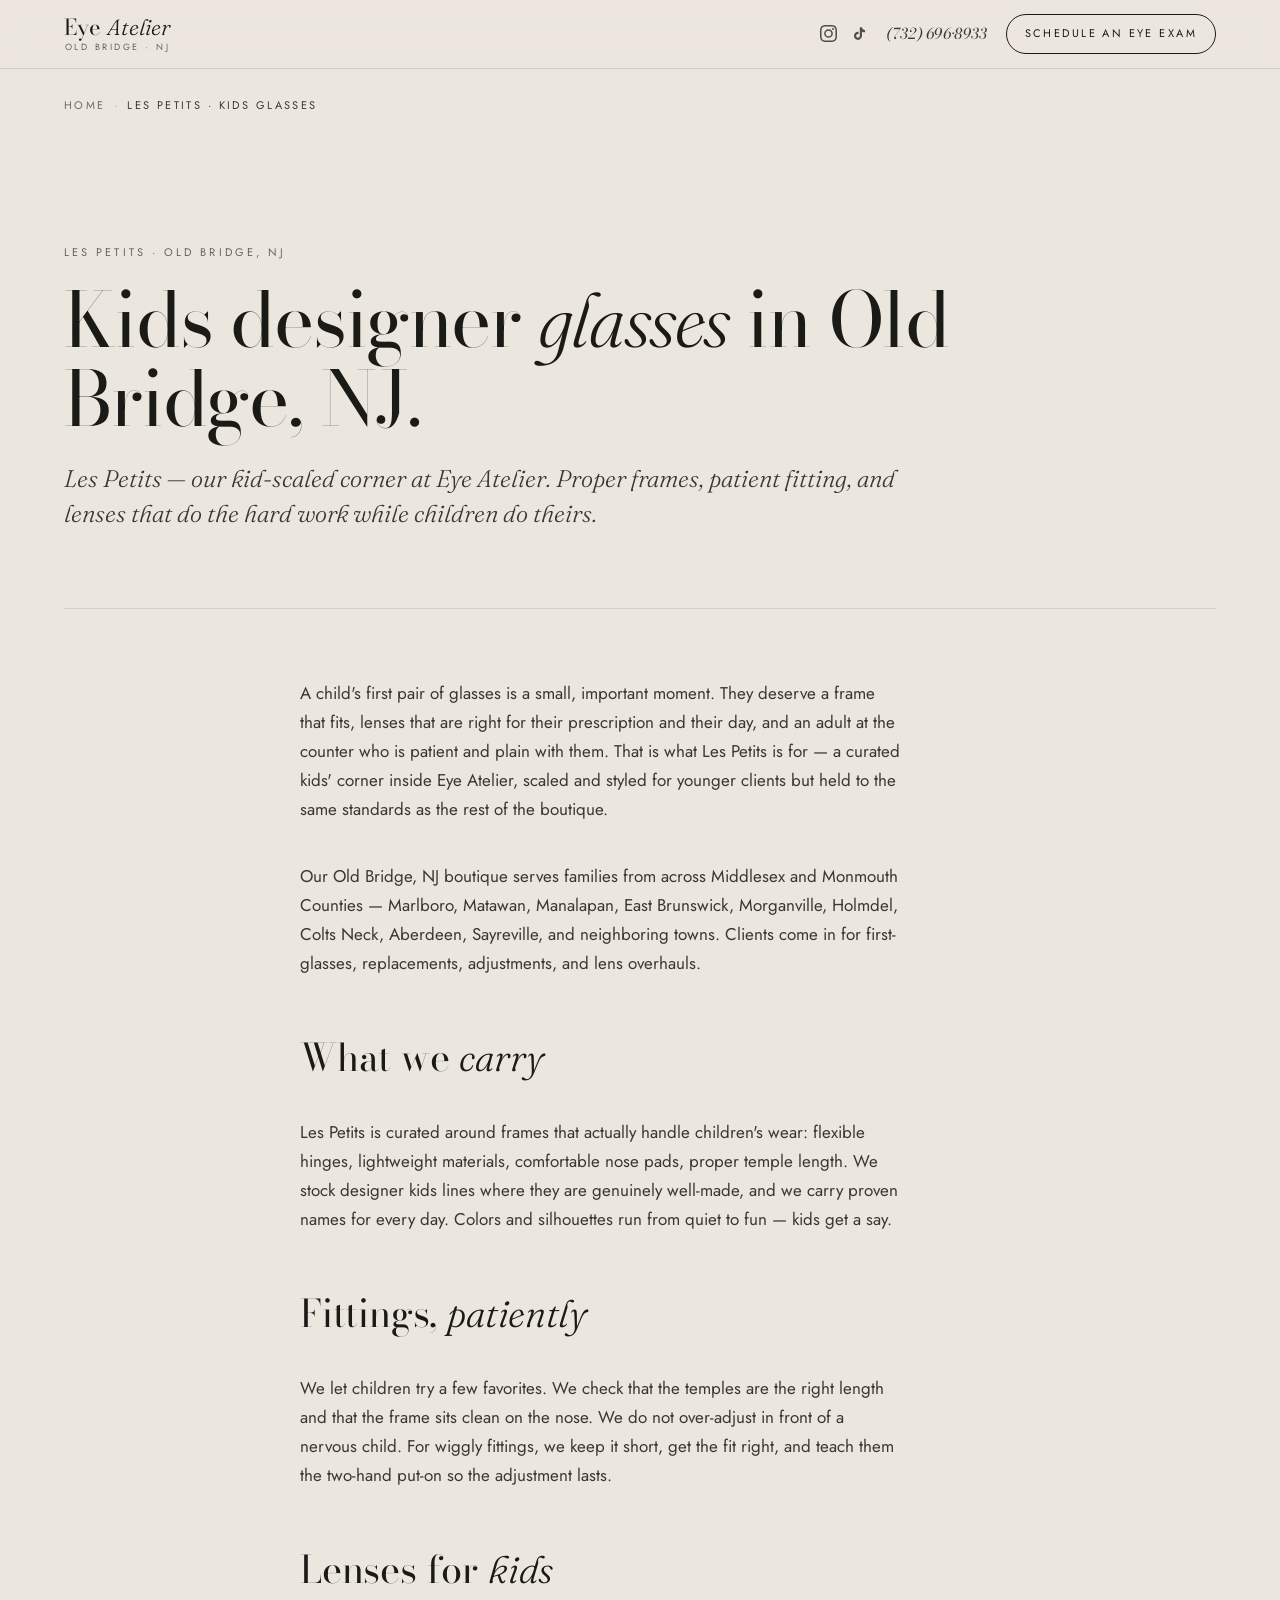
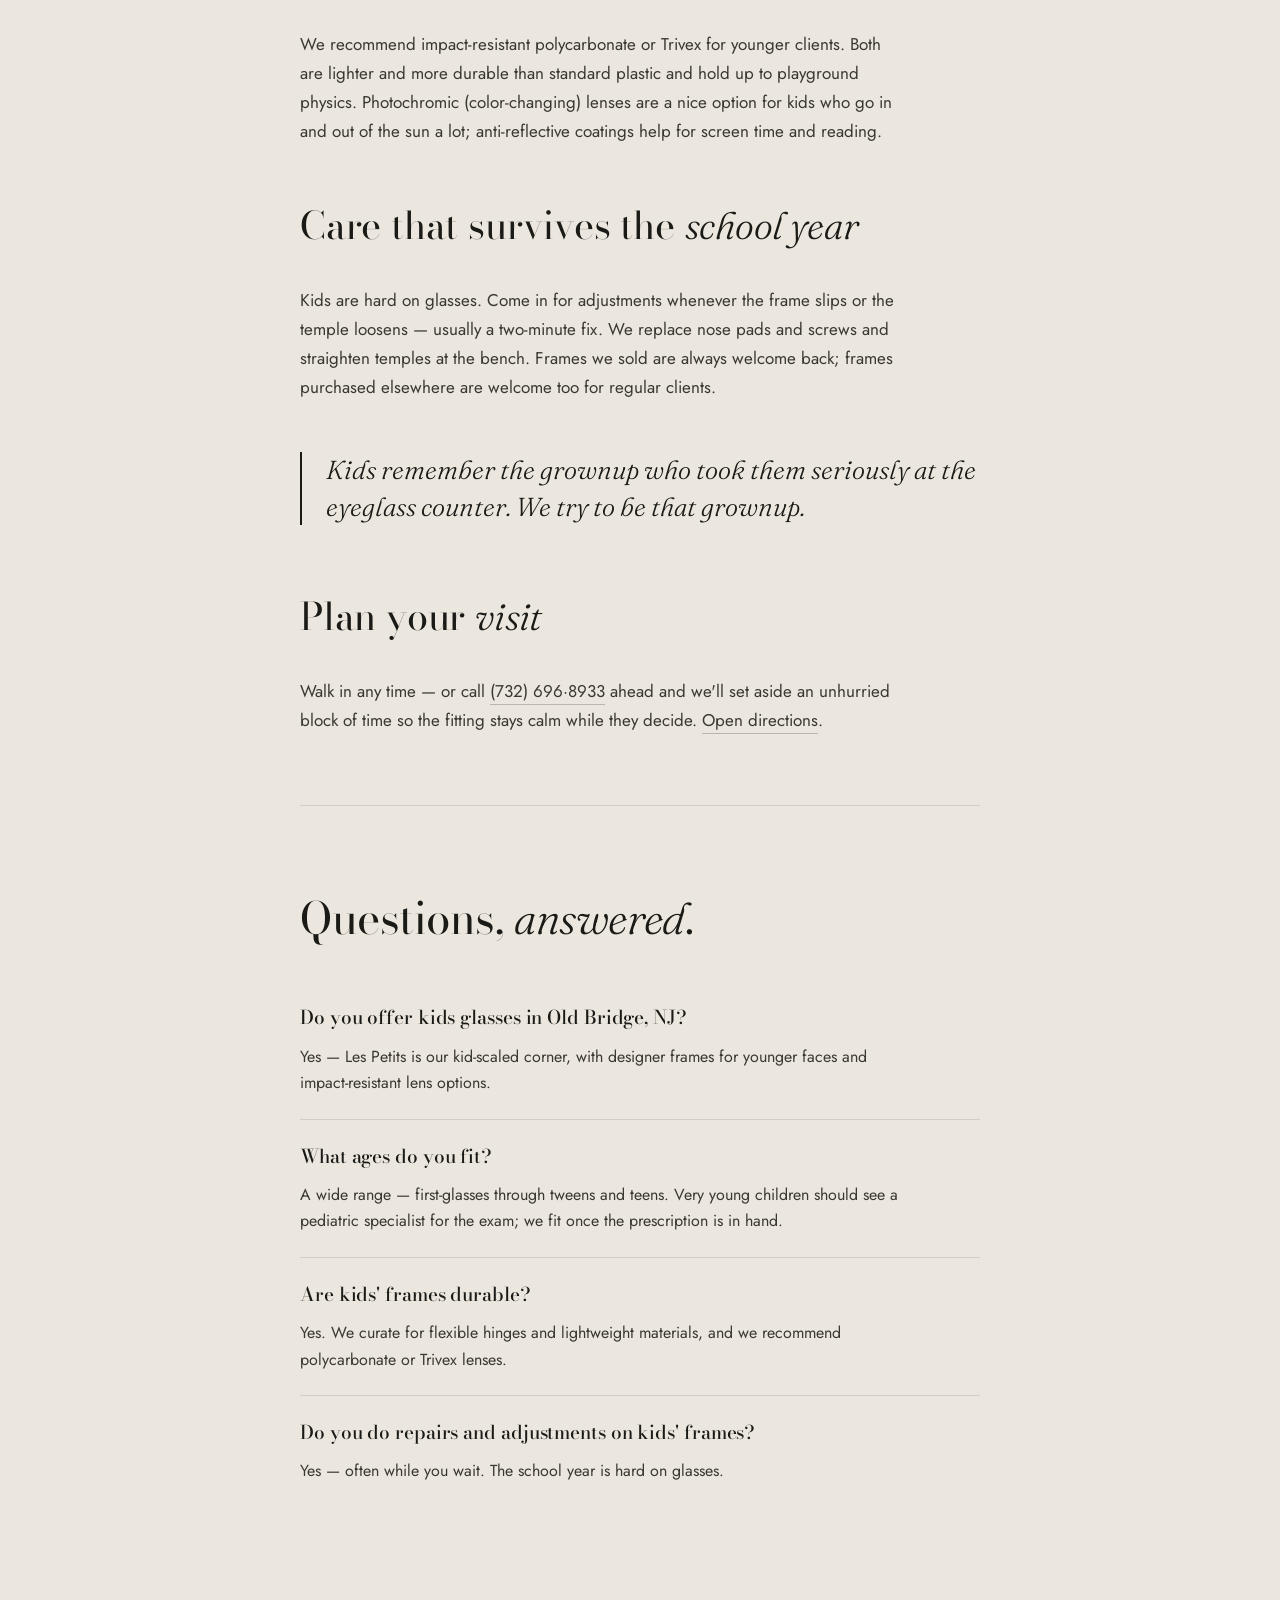
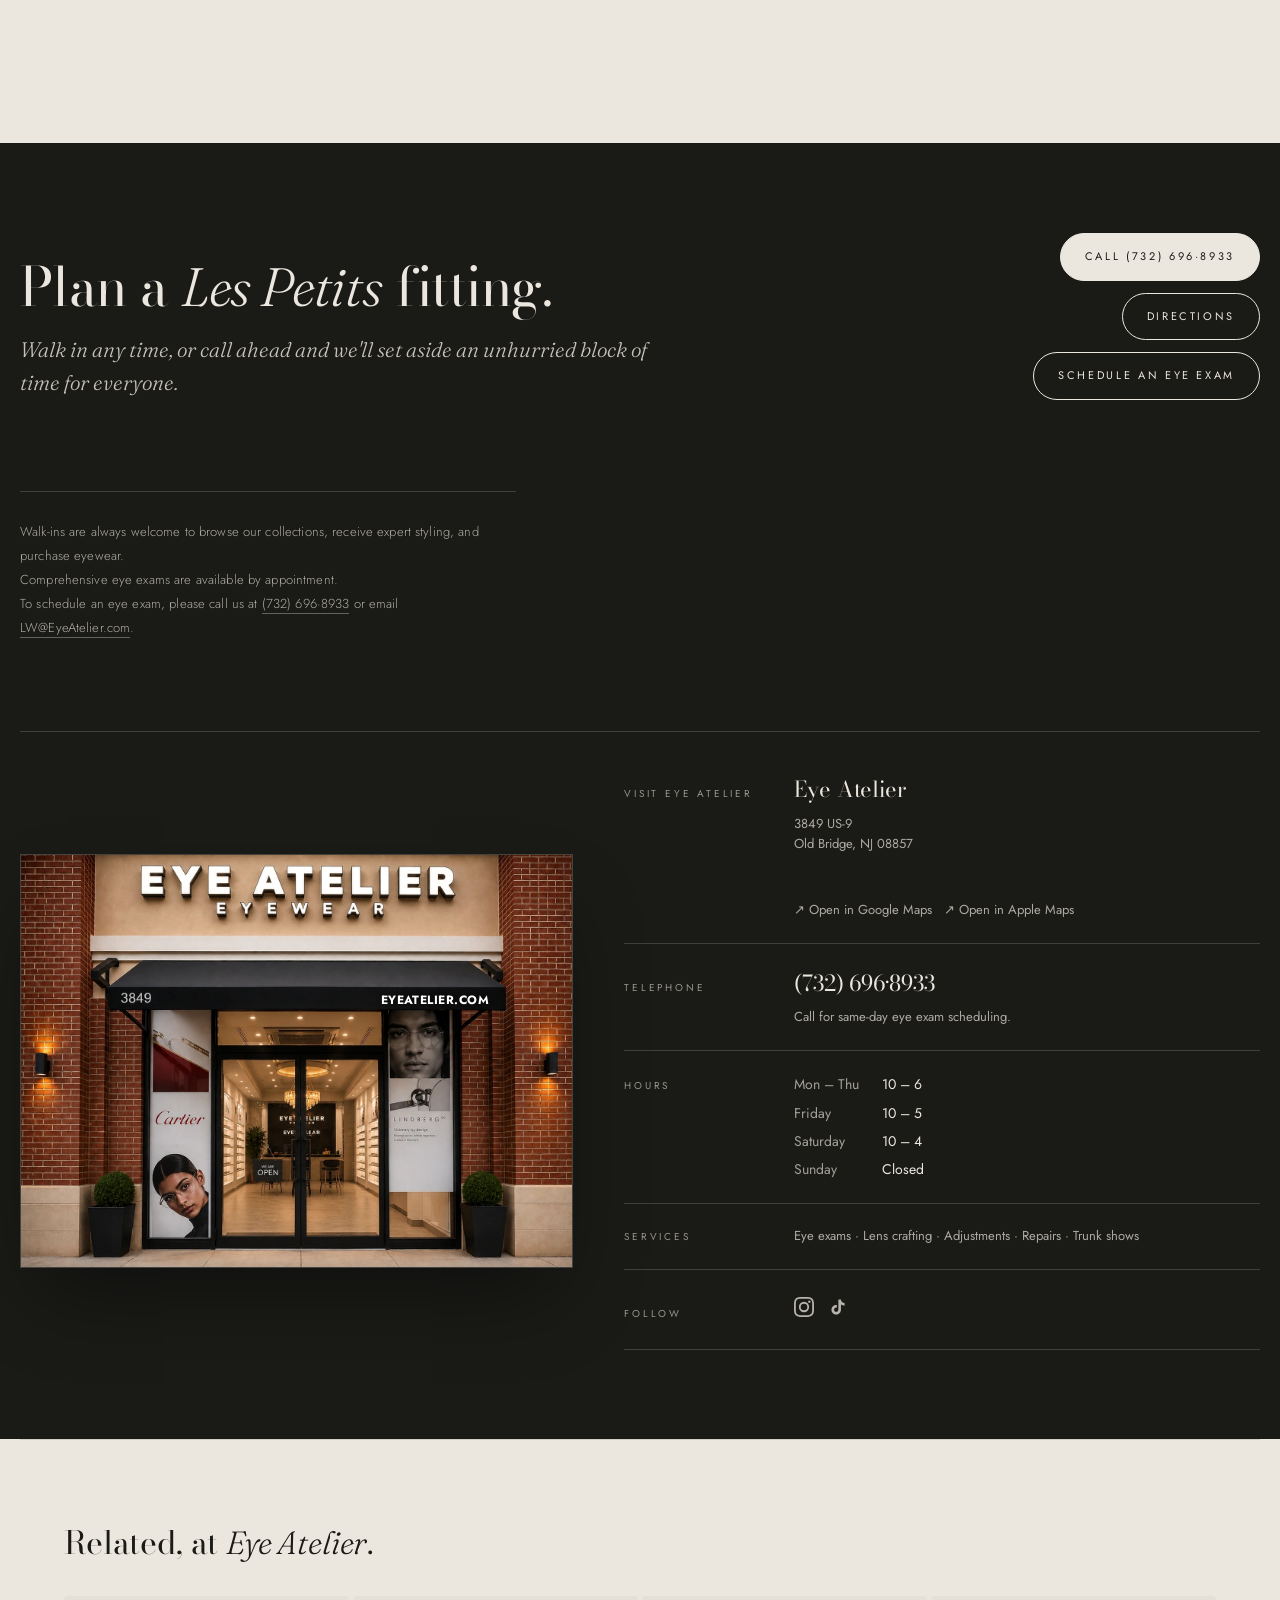
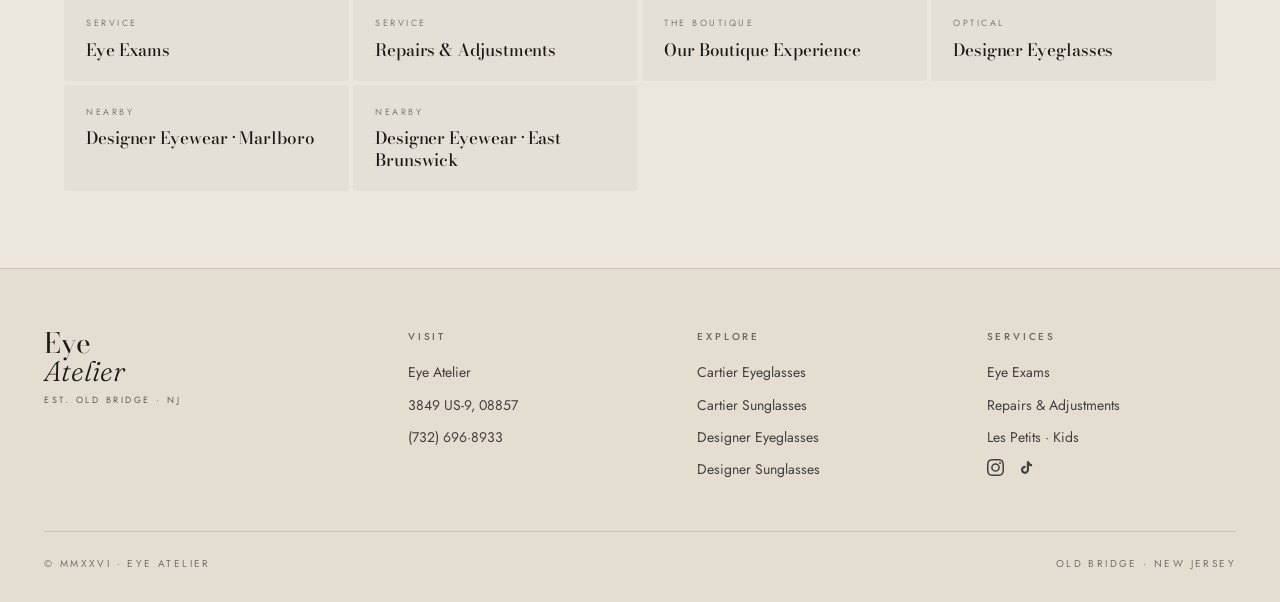
<file: kids-glasses-old-bridge-nj.html>
<!doctype html>
<html lang="en">
<head>
  <!-- Google tag (gtag.js) -->
  <script async src="https://www.googletagmanager.com/gtm.js?id=GTM-K2VDJRJS"></script>
  <script>
    window.dataLayer = window.dataLayer || [];
    function gtag(){dataLayer.push(arguments);}
    gtag('js', new Date());
  </script>
<meta charset="utf-8">
<meta name="viewport" content="width=device-width,initial-scale=1">
<title>Kids Designer Glasses in Old Bridge, NJ | Eye Atelier — Les Petits</title>
<meta name="description" content="Kids designer glasses at Eye Atelier in Old Bridge, NJ — Les Petits, our curated corner for younger clients. Patient fitting, proper frames, careful lenses. (732) 696-8933.">
<link rel="canonical" href="https://www.eyeatelier.com/kids-glasses-old-bridge-nj">

<meta property="og:type" content="article">
<meta property="og:site_name" content="Eye Atelier">
<meta property="og:title" content="Kids Designer Glasses in Old Bridge, NJ | Eye Atelier">
<meta property="og:description" content="Les Petits — our kids' corner at Eye Atelier in Old Bridge, NJ. Designer frames scaled for younger clients, fitted patiently.">
<meta property="og:url" content="https://www.eyeatelier.com/kids-glasses-old-bridge-nj">
<meta property="og:image" content="https://www.eyeatelier.com/kids-corner-new.png">
<meta name="twitter:card" content="summary_large_image">
<meta name="twitter:title" content="Kids Designer Glasses in Old Bridge, NJ | Eye Atelier">
<meta name="twitter:description" content="Les Petits — kids designer glasses in Old Bridge, NJ.">
<meta name="twitter:image" content="https://www.eyeatelier.com/kids-corner-new.png">
<meta name="theme-color" content="#1a1a17">

<link rel="preconnect" href="https://fonts.googleapis.com">
<link rel="preconnect" href="https://fonts.gstatic.com" crossorigin>
<link href="https://fonts.googleapis.com/css2?family=Bodoni+Moda:ital,opsz,wght@0,6..96,400;0,6..96,500;0,6..96,700;1,6..96,400&family=Jost:wght@300;400;500;600&family=Fraunces:ital,opsz,wght@0,9..144,300;0,9..144,400;1,9..144,300&display=swap" rel="stylesheet">
<link rel="stylesheet" href="/landing.css">

<script type="application/ld+json">
{
  "@context": "https://schema.org",
  "@type": "BreadcrumbList",
  "itemListElement": [
    { "@type": "ListItem", "position": 1, "name": "Home", "item": "https://www.eyeatelier.com/" },
    { "@type": "ListItem", "position": 2, "name": "Kids Glasses in Old Bridge, NJ", "item": "https://www.eyeatelier.com/kids-glasses-old-bridge-nj" }
  ]
}
</script>

<script type="application/ld+json">
{
  "@context": "https://schema.org",
  "@type": "FAQPage",
  "mainEntity": [
    { "@type": "Question", "name": "Do you offer kids glasses in Old Bridge, NJ?", "acceptedAnswer": { "@type": "Answer", "text": "Yes. Les Petits is our kid-scaled corner at Eye Atelier, with designer frames made for younger faces, proper fittings, and impact-resistant lens options." } },
    { "@type": "Question", "name": "What ages do you fit?", "acceptedAnswer": { "@type": "Answer", "text": "We fit a wide range of ages, from first-glasses to tweens and teens. For toddlers and very young children, an exam from a pediatric specialist is recommended before we fit; we partner well with outside pediatric eye doctors." } },
    { "@type": "Question", "name": "Are kids' frames durable?", "acceptedAnswer": { "@type": "Answer", "text": "Yes. We curate frames designed to handle children's wear — flexible hinges, lightweight materials — and we recommend impact-resistant polycarbonate or Trivex lenses for younger clients." } },
    { "@type": "Question", "name": "How do you handle wiggly fittings?", "acceptedAnswer": { "@type": "Answer", "text": "Patiently. We have experience fitting kids who do not want to sit still. We let them choose a few favorites, get the adjustments right quickly, and teach them to put the glasses on with two hands." } }
  ]
}
</script>
</head>
<body>

<header class="site-header">
  <nav class="site-nav" aria-label="Primary">
    <a href="/" class="wordmark"><span>Eye <em>Atelier</em></span><small>Old Bridge · NJ</small></a>
    <div class="nav-right">
      <span class="social-icons"><a href="https://www.instagram.com/eyeateliereyewear" target="_blank" rel="noopener noreferrer" aria-label="Eye Atelier on Instagram"><svg viewBox="0 0 24 24" fill="currentColor"><path d="M12 2.163c3.204 0 3.584.012 4.85.07 3.252.148 4.771 1.691 4.919 4.919.058 1.265.069 1.645.069 4.849 0 3.205-.012 3.584-.069 4.849-.149 3.225-1.664 4.771-4.919 4.919-1.266.058-1.644.07-4.85.07-3.204 0-3.584-.012-4.849-.07-3.26-.149-4.771-1.699-4.919-4.92-.058-1.265-.07-1.644-.07-4.849 0-3.204.013-3.583.07-4.849.149-3.227 1.664-4.771 4.919-4.919 1.266-.057 1.645-.069 4.849-.069zM12 0C8.741 0 8.332.014 7.052.072 2.695.272.273 2.69.073 7.052.014 8.332 0 8.741 0 12c0 3.259.014 3.668.072 4.948.2 4.358 2.618 6.78 6.98 6.98C8.332 23.986 8.741 24 12 24c3.259 0 3.668-.014 4.948-.072 4.354-.2 6.782-2.618 6.979-6.98.059-1.28.073-1.689.073-4.948 0-3.259-.014-3.667-.072-4.947-.196-4.354-2.617-6.78-6.979-6.98C15.668.014 15.259 0 12 0zm0 5.838a6.162 6.162 0 100 12.324 6.162 6.162 0 000-12.324zM12 16a4 4 0 110-8 4 4 0 010 8zm6.406-11.845a1.44 1.44 0 100 2.881 1.44 1.44 0 000-2.881z"/></svg></a><a href="https://www.tiktok.com/@eye.atelier.eyewe" target="_blank" rel="noopener noreferrer" aria-label="Eye Atelier on TikTok"><svg viewBox="0 0 24 24" fill="currentColor"><path d="M16.6 5.82s.51.5 0 0A4.278 4.278 0 0 1 15.54 3h-3.09v12.4a2.592 2.592 0 0 1-2.59 2.5c-1.42 0-2.6-1.16-2.6-2.6 0-1.72 1.66-3.01 3.37-2.48V9.66c-3.45-.46-6.47 2.22-6.47 5.64 0 3.33 2.76 5.7 5.69 5.7 3.14 0 5.69-2.55 5.69-5.7V9.01a7.35 7.35 0 0 0 4.3 1.38V7.3s-1.88.09-3.24-1.48z"/></svg></a></span>
      <a href="tel:+17326968933" class="nav-phone">(732) 696·8933</a>
      <a href="tel:+17326968933" class="nav-cta js-exam-cta">Schedule an Eye Exam</a>
    </div>
  </nav>
</header>

<nav class="breadcrumb" aria-label="Breadcrumb">
  <a href="/">Home</a><span class="sep">·</span>Les Petits · Kids Glasses
</nav>

<article class="landing">
  <header class="landing-header">
    <p class="eyebrow">Les Petits · Old Bridge, NJ</p>
    <h1>Kids designer <em>glasses</em> in Old Bridge, NJ.</h1>
    <p class="lede">Les Petits — our kid-scaled corner at Eye Atelier. Proper frames, patient fitting, and lenses that do the hard work while children do theirs.</p>
  </header>

  <div class="landing-body">
    <p>A child's first pair of glasses is a small, important moment. They deserve a frame that fits, lenses that are right for their prescription and their day, and an adult at the counter who is patient and plain with them. That is what Les Petits is for — a curated kids' corner inside Eye Atelier, scaled and styled for younger clients but held to the same standards as the rest of the boutique.</p>

    <p>Our Old Bridge, NJ boutique serves families from across Middlesex and Monmouth Counties — Marlboro, Matawan, Manalapan, East Brunswick, Morganville, Holmdel, Colts Neck, Aberdeen, Sayreville, and neighboring towns. Clients come in for first-glasses, replacements, adjustments, and lens overhauls.</p>

    <h2>What we <em>carry</em></h2>
    <p>Les Petits is curated around frames that actually handle children's wear: flexible hinges, lightweight materials, comfortable nose pads, proper temple length. We stock designer kids lines where they are genuinely well-made, and we carry proven names for every day. Colors and silhouettes run from quiet to fun — kids get a say.</p>

    <h2>Fittings, <em>patiently</em></h2>
    <p>We let children try a few favorites. We check that the temples are the right length and that the frame sits clean on the nose. We do not over-adjust in front of a nervous child. For wiggly fittings, we keep it short, get the fit right, and teach them the two-hand put-on so the adjustment lasts.</p>

    <h2>Lenses for <em>kids</em></h2>
    <p>We recommend impact-resistant polycarbonate or Trivex for younger clients. Both are lighter and more durable than standard plastic and hold up to playground physics. Photochromic (color-changing) lenses are a nice option for kids who go in and out of the sun a lot; anti-reflective coatings help for screen time and reading.</p>

    <h2>Care that survives the <em>school year</em></h2>
    <p>Kids are hard on glasses. Come in for adjustments whenever the frame slips or the temple loosens — usually a two-minute fix. We replace nose pads and screws and straighten temples at the bench. Frames we sold are always welcome back; frames purchased elsewhere are welcome too for regular clients.</p>

    <blockquote class="pullquote">Kids remember the grownup who took them seriously at the eyeglass counter. We try to be that grownup.</blockquote>

    <h2>Plan your <em>visit</em></h2>
    <p>Walk in any time — or call <a href="tel:+17326968933">(732) 696·8933</a> ahead and we'll set aside an unhurried block of time so the fitting stays calm while they decide. <a href="https://share.google/XbxeWpjPBPiB6ob5s" target="_blank" rel="noopener">Open directions</a>.</p>
  </div>

  <section class="faq" id="faq" aria-labelledby="faq-heading">
    <h2 id="faq-heading">Questions, <em>answered</em>.</h2>
    <div class="faq-item">
      <h3>Do you offer kids glasses in Old Bridge, NJ?</h3>
      <p>Yes — Les Petits is our kid-scaled corner, with designer frames for younger faces and impact-resistant lens options.</p>
    </div>
    <div class="faq-item">
      <h3>What ages do you fit?</h3>
      <p>A wide range — first-glasses through tweens and teens. Very young children should see a pediatric specialist for the exam; we fit once the prescription is in hand.</p>
    </div>
    <div class="faq-item">
      <h3>Are kids' frames durable?</h3>
      <p>Yes. We curate for flexible hinges and lightweight materials, and we recommend polycarbonate or Trivex lenses.</p>
    </div>
    <div class="faq-item">
      <h3>Do you do repairs and adjustments on kids' frames?</h3>
      <p>Yes — often while you wait. The school year is hard on glasses.</p>
    </div>
  </section>
</article>

<section class="cta-band" aria-labelledby="cta-heading">
  <div class="cta-inner">
    <div>
      <h2 id="cta-heading">Plan a <em>Les Petits</em> fitting.</h2>
      <p>Walk in any time, or call ahead and we'll set aside an unhurried block of time for everyone.</p>
    </div>
    <div class="cta-actions">
      <a class="cta-btn primary" href="tel:+17326968933">Call (732) 696·8933</a>
      <a class="cta-btn" href="https://share.google/XbxeWpjPBPiB6ob5s" target="_blank" rel="noopener">Directions</a>
      <a class="cta-btn js-exam-cta" href="tel:+17326968933">Schedule an Eye Exam</a>
    </div>
    <p class="cta-note">Walk-ins are always welcome to browse our collections, receive expert styling, and purchase eyewear.<br>Comprehensive eye exams are available by appointment.<br>To schedule an eye exam, please call us at <a href="tel:+17326968933">(732) 696&middot;8933</a> or email <a href="mailto:LW@EyeAtelier.com">LW@EyeAtelier.com</a>.</p>
    <div class="visit-grid">
      <div class="visit-map">
        <img src="storefront-exterior.jpg" alt="The Eye Atelier storefront, 3849 US-9, Old Bridge, NJ">
        <span class="visit-map-url">eyeatelier.com</span>
      </div>
      <div class="visit-info">
        <div class="info-row">
          <div class="label">Visit Eye Atelier</div>
          <div class="val">Eye Atelier<br><small>3849 US-9<br>Old Bridge, NJ 08857</small><br><small style="margin-top:10px;"><a href="https://www.google.com/maps/search/?api=1&query=Eye+Atelier+Eyewear%2C+3849+US-9%2C+Old+Bridge%2C+NJ+08857" target="_blank" rel="noopener">&#8599; Open in Google Maps</a>&nbsp;&nbsp;&nbsp;<a href="https://maps.apple.com/?q=Eye+Atelier+Eyewear&address=3849+US-9%2C+Old+Bridge%2C+NJ+08857" target="_blank" rel="noopener">&#8599; Open in Apple Maps</a></small></div>
        </div>
        <div class="info-row">
          <div class="label">Telephone</div>
          <div class="val"><a href="tel:+17326968933">(732) 696&middot;8933</a><br><small>Call for same-day eye exam scheduling.</small></div>
        </div>
        <div class="info-row">
          <div class="label">Hours</div>
          <div class="val" style="font-size:15px;">
            <div class="visit-hours">
              <span class="day">Mon &ndash; Thu</span><span>10 &ndash; 6</span>
              <span class="day">Friday</span><span>10 &ndash; 5</span>
              <span class="day">Saturday</span><span>10 &ndash; 4</span>
              <span class="day">Sunday</span><span>Closed</span>
            </div>
          </div>
        </div>
        <div class="info-row">
          <div class="label">Services</div>
          <div class="val" style="font-size:15px;">
            <small style="margin-top:0;">Eye exams &middot; Lens crafting &middot; Adjustments &middot; Repairs &middot; Trunk shows</small>
          </div>
        </div>
        <div class="info-row">
          <div class="label">Follow</div>
          <div class="val">
            <span class="social-icons">
              <a href="https://www.instagram.com/eyeateliereyewear" target="_blank" rel="noopener noreferrer" aria-label="Eye Atelier on Instagram"><svg viewBox="0 0 24 24" fill="currentColor"><path d="M12 2.163c3.204 0 3.584.012 4.85.07 3.252.148 4.771 1.691 4.919 4.919.058 1.265.069 1.645.069 4.849 0 3.205-.012 3.584-.069 4.849-.149 3.225-1.664 4.771-4.919 4.919-1.266.058-1.644.07-4.85.07-3.204 0-3.584-.012-4.849-.07-3.26-.149-4.771-1.699-4.919-4.92-.058-1.265-.07-1.644-.07-4.849 0-3.204.013-3.583.07-4.849.149-3.227 1.664-4.771 4.919-4.919 1.266-.057 1.645-.069 4.849-.069zM12 0C8.741 0 8.332.014 7.052.072 2.695.272.273 2.69.073 7.052.014 8.332 0 8.741 0 12c0 3.259.014 3.668.072 4.948.2 4.358 2.618 6.78 6.98 6.98C8.332 23.986 8.741 24 12 24c3.259 0 3.668-.014 4.948-.072 4.354-.2 6.782-2.618 6.979-6.98.059-1.28.073-1.689.073-4.948 0-3.259-.014-3.667-.072-4.947-.196-4.354-2.617-6.78-6.979-6.98C15.668.014 15.259 0 12 0zm0 5.838a6.162 6.162 0 100 12.324 6.162 6.162 0 000-12.324zM12 16a4 4 0 110-8 4 4 0 010 8zm6.406-11.845a1.44 1.44 0 100 2.881 1.44 1.44 0 000-2.881z"/></svg></a>
              <a href="https://www.tiktok.com/@eye.atelier.eyewe" target="_blank" rel="noopener noreferrer" aria-label="Eye Atelier on TikTok"><svg viewBox="0 0 24 24" fill="currentColor"><path d="M16.6 5.82s.51.5 0 0A4.278 4.278 0 0 1 15.54 3h-3.09v12.4a2.592 2.592 0 0 1-2.59 2.5c-1.42 0-2.6-1.16-2.6-2.6 0-1.72 1.66-3.01 3.37-2.48V9.66c-3.45-.46-6.47 2.22-6.47 5.64 0 3.33 2.76 5.7 5.69 5.7 3.14 0 5.69-2.55 5.69-5.7V9.01a7.35 7.35 0 0 0 4.3 1.38V7.3s-1.88.09-3.24-1.48z"/></svg></a>
            </span>
          </div>
        </div>
      </div>
    </div>
  </div>
</section>

<nav class="related" aria-labelledby="related-heading">
  <h2 id="related-heading">Related, at <em>Eye Atelier</em>.</h2>
  <div class="related-grid">
    <a href="/eye-exams-old-bridge-nj" class="related-card"><div class="tag">Service</div><h3>Eye Exams</h3></a>
    <a href="/eyeglass-repairs-adjustments-old-bridge-nj" class="related-card"><div class="tag">Service</div><h3>Repairs &amp; Adjustments</h3></a>
    <a href="/luxury-optical-boutique-old-bridge-nj" class="related-card"><div class="tag">The Boutique</div><h3>Our Boutique Experience</h3></a>
    <a href="/designer-eyeglasses-old-bridge-nj" class="related-card"><div class="tag">Optical</div><h3>Designer Eyeglasses</h3></a>
    <a href="/designer-eyewear-marlboro-nj" class="related-card"><div class="tag">Nearby</div><h3>Designer Eyewear · Marlboro</h3></a>
    <a href="/designer-eyewear-east-brunswick-nj" class="related-card"><div class="tag">Nearby</div><h3>Designer Eyewear · East Brunswick</h3></a>
  </div>
</nav>

<footer class="site-footer">
  <div class="foot-inner">
    <div><div class="foot-mark">Eye <em>Atelier</em><small>Est. Old Bridge · NJ</small></div></div>
    <div class="foot-col">
      <h5>Visit</h5>
      <a href="https://www.google.com/maps/search/?api=1&query=Eye+Atelier+Eyewear%2C+3849+US-9%2C+Old+Bridge%2C+NJ+08857" target="_blank" rel="noopener">Eye Atelier</a>
      <a href="https://www.google.com/maps/search/?api=1&query=Eye+Atelier+Eyewear%2C+3849+US-9%2C+Old+Bridge%2C+NJ+08857" target="_blank" rel="noopener">3849 US-9, 08857</a>
      <a href="tel:+17326968933">(732) 696·8933</a>
    </div>
    <div class="foot-col">
      <h5>Explore</h5>
      <a href="/cartier-eyeglasses-old-bridge-nj">Cartier Eyeglasses</a>
      <a href="/cartier-sunglasses-old-bridge-nj">Cartier Sunglasses</a>
      <a href="/designer-eyeglasses-old-bridge-nj">Designer Eyeglasses</a>
      <a href="/designer-sunglasses-old-bridge-nj">Designer Sunglasses</a>
    </div>
    <div class="foot-col">
      <h5>Services</h5>
      <a href="/eye-exams-old-bridge-nj">Eye Exams</a>
      <a href="/eyeglass-repairs-adjustments-old-bridge-nj">Repairs &amp; Adjustments</a>
      <a href="/kids-glasses-old-bridge-nj">Les Petits · Kids</a>
      <span class="social-icons"><a href="https://www.instagram.com/eyeateliereyewear" target="_blank" rel="noopener noreferrer" aria-label="Eye Atelier on Instagram"><svg viewBox="0 0 24 24" fill="currentColor"><path d="M12 2.163c3.204 0 3.584.012 4.85.07 3.252.148 4.771 1.691 4.919 4.919.058 1.265.069 1.645.069 4.849 0 3.205-.012 3.584-.069 4.849-.149 3.225-1.664 4.771-4.919 4.919-1.266.058-1.644.07-4.85.07-3.204 0-3.584-.012-4.849-.07-3.26-.149-4.771-1.699-4.919-4.92-.058-1.265-.07-1.644-.07-4.849 0-3.204.013-3.583.07-4.849.149-3.227 1.664-4.771 4.919-4.919 1.266-.057 1.645-.069 4.849-.069zM12 0C8.741 0 8.332.014 7.052.072 2.695.272.273 2.69.073 7.052.014 8.332 0 8.741 0 12c0 3.259.014 3.668.072 4.948.2 4.358 2.618 6.78 6.98 6.98C8.332 23.986 8.741 24 12 24c3.259 0 3.668-.014 4.948-.072 4.354-.2 6.782-2.618 6.979-6.98.059-1.28.073-1.689.073-4.948 0-3.259-.014-3.667-.072-4.947-.196-4.354-2.617-6.78-6.979-6.98C15.668.014 15.259 0 12 0zm0 5.838a6.162 6.162 0 100 12.324 6.162 6.162 0 000-12.324zM12 16a4 4 0 110-8 4 4 0 010 8zm6.406-11.845a1.44 1.44 0 100 2.881 1.44 1.44 0 000-2.881z"/></svg></a><a href="https://www.tiktok.com/@eye.atelier.eyewe" target="_blank" rel="noopener noreferrer" aria-label="Eye Atelier on TikTok"><svg viewBox="0 0 24 24" fill="currentColor"><path d="M16.6 5.82s.51.5 0 0A4.278 4.278 0 0 1 15.54 3h-3.09v12.4a2.592 2.592 0 0 1-2.59 2.5c-1.42 0-2.6-1.16-2.6-2.6 0-1.72 1.66-3.01 3.37-2.48V9.66c-3.45-.46-6.47 2.22-6.47 5.64 0 3.33 2.76 5.7 5.69 5.7 3.14 0 5.69-2.55 5.69-5.7V9.01a7.35 7.35 0 0 0 4.3 1.38V7.3s-1.88.09-3.24-1.48z"/></svg></a></span>
    </div>
  </div>
  <div class="foot-bottom">
    <span>© MMXXVI · Eye Atelier</span>
    <span>Old Bridge · New Jersey</span>
  </div>
</footer>

<div class="mobile-sticky" aria-hidden="true">
  <a href="tel:+17326968933" class="ms-call">Call</a>
  <a href="tel:+17326968933" class="ms-book js-exam-cta">Schedule an Eye Exam</a>
</div>

<div class="exam-modal-overlay" id="examModalOverlay" hidden>
  <div class="exam-modal" role="dialog" aria-modal="true" aria-labelledby="examModalTitle">
    <button type="button" class="exam-modal-close" id="examModalClose" aria-label="Close">&times;</button>
    <h2 id="examModalTitle">Schedule an Eye Exam</h2>
    <p class="exam-modal-text">Choose the easiest way to schedule your comprehensive eye exam with our optometrist.</p>
    <div class="exam-modal-actions">
      <a class="exam-modal-btn primary" href="tel:+17326968933">Call (732) 696&middot;8933</a>
      <a class="exam-modal-btn" href="mailto:LW@EyeAtelier.com">Email LW@EyeAtelier.com</a>
    </div>
    <p class="exam-modal-secondary">Prefer to use another device? Call <a href="tel:+17326968933">(732) 696&middot;8933</a> or email <a href="mailto:LW@EyeAtelier.com">LW@EyeAtelier.com</a>.</p>
    <p class="exam-modal-note">Walk-ins are always welcome for eyewear shopping, styling, adjustments, and repairs. Eye exam appointments are only needed to see our optometrist.</p>
  </div>
</div>
<script>
(function(){
  var overlay = document.getElementById('examModalOverlay');
  if (!overlay) return;
  var modal = overlay.querySelector('.exam-modal');
  var closeBtn = document.getElementById('examModalClose');
  var lastFocused = null;

  function openModal(e){
    if (e) e.preventDefault();
    lastFocused = document.activeElement;
    overlay.hidden = false;
    document.body.style.overflow = 'hidden';
    closeBtn.focus();
  }
  function closeModal(){
    overlay.hidden = true;
    document.body.style.overflow = '';
    if (lastFocused && lastFocused.focus) lastFocused.focus();
  }
  document.querySelectorAll('.js-exam-cta').forEach(function(el){
    el.addEventListener('click', openModal);
  });
  closeBtn.addEventListener('click', closeModal);
  overlay.addEventListener('click', function(e){
    if (e.target === overlay) closeModal();
  });
  modal.addEventListener('click', function(e){
    e.stopPropagation();
  });
  document.addEventListener('keydown', function(e){
    if (e.key === 'Escape' && !overlay.hidden) closeModal();
  });
  modal.addEventListener('keydown', function(e){
    if (e.key !== 'Tab') return;
    var focusable = modal.querySelectorAll('a[href], button');
    if (!focusable.length) return;
    var first = focusable[0], last = focusable[focusable.length - 1];
    if (e.shiftKey && document.activeElement === first) { e.preventDefault(); last.focus(); }
    else if (!e.shiftKey && document.activeElement === last) { e.preventDefault(); first.focus(); }
  });
})();
</script>

</body>
</html>
</file>
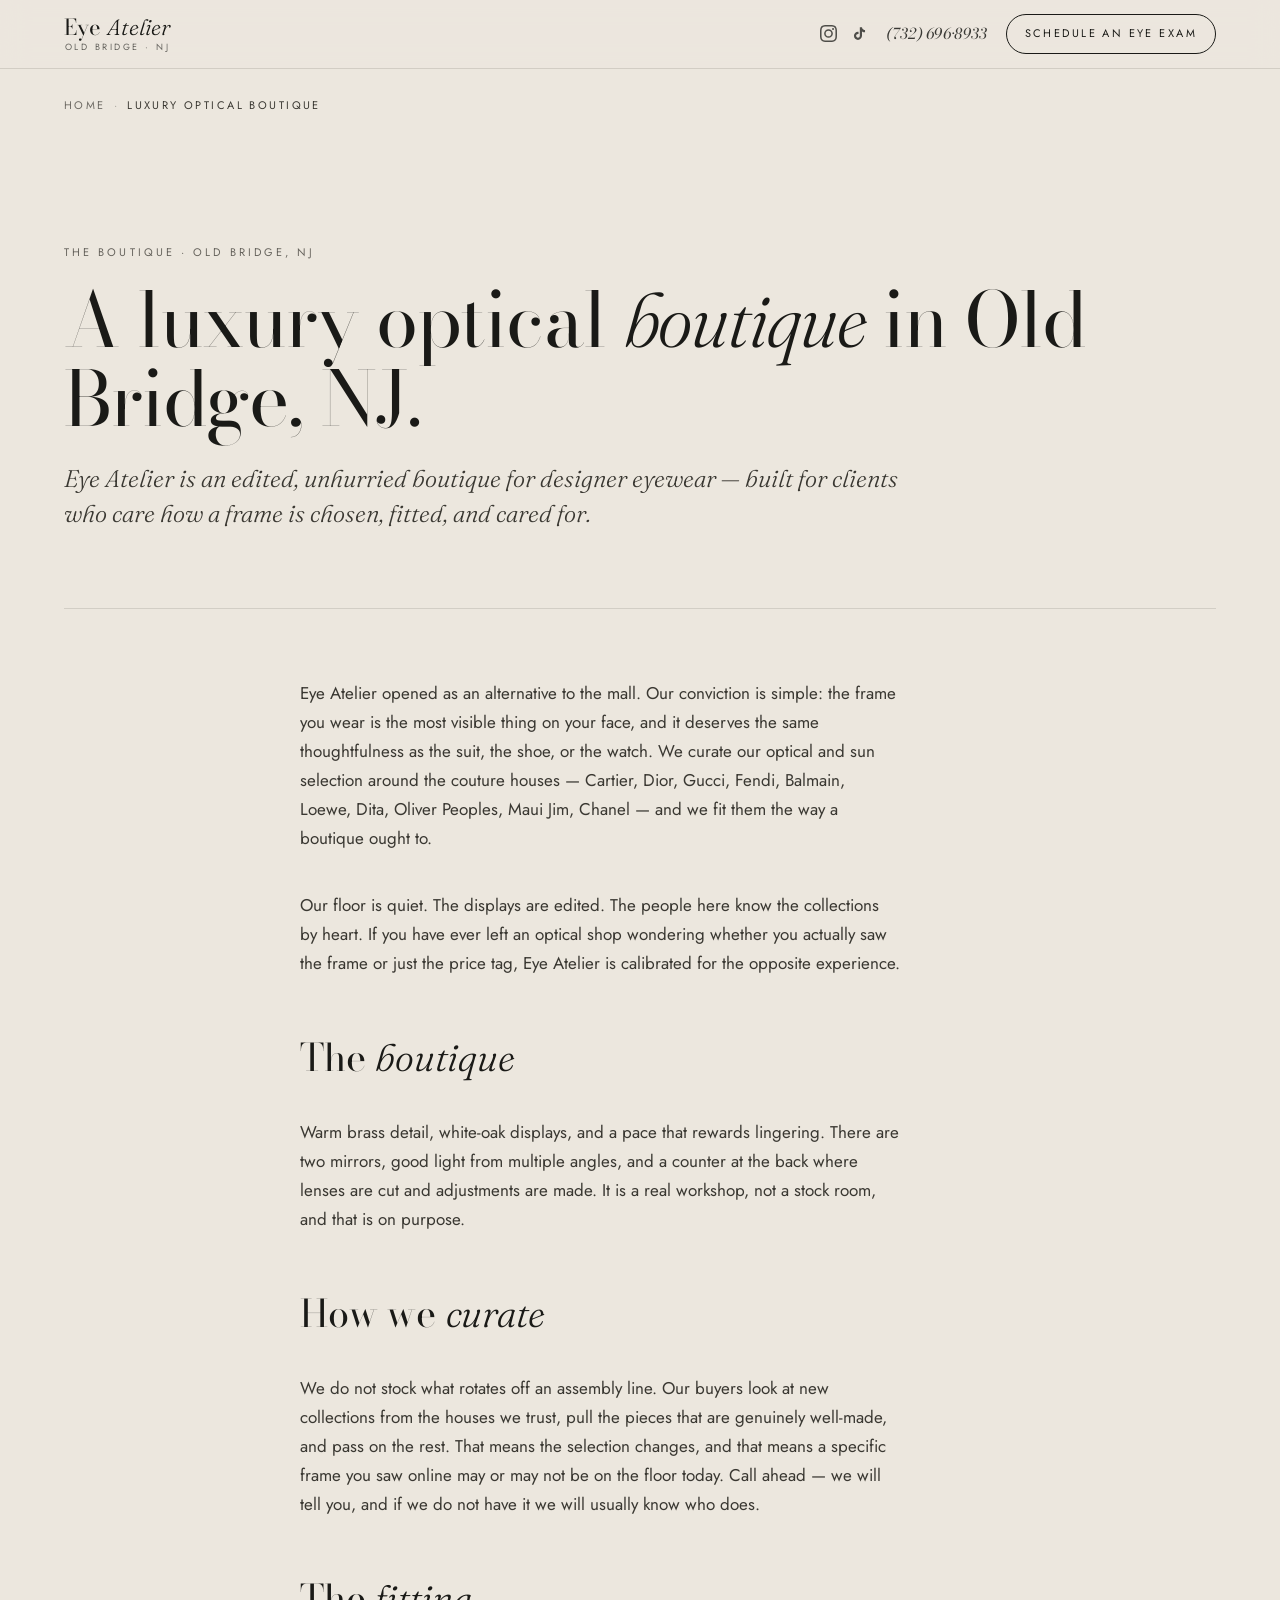
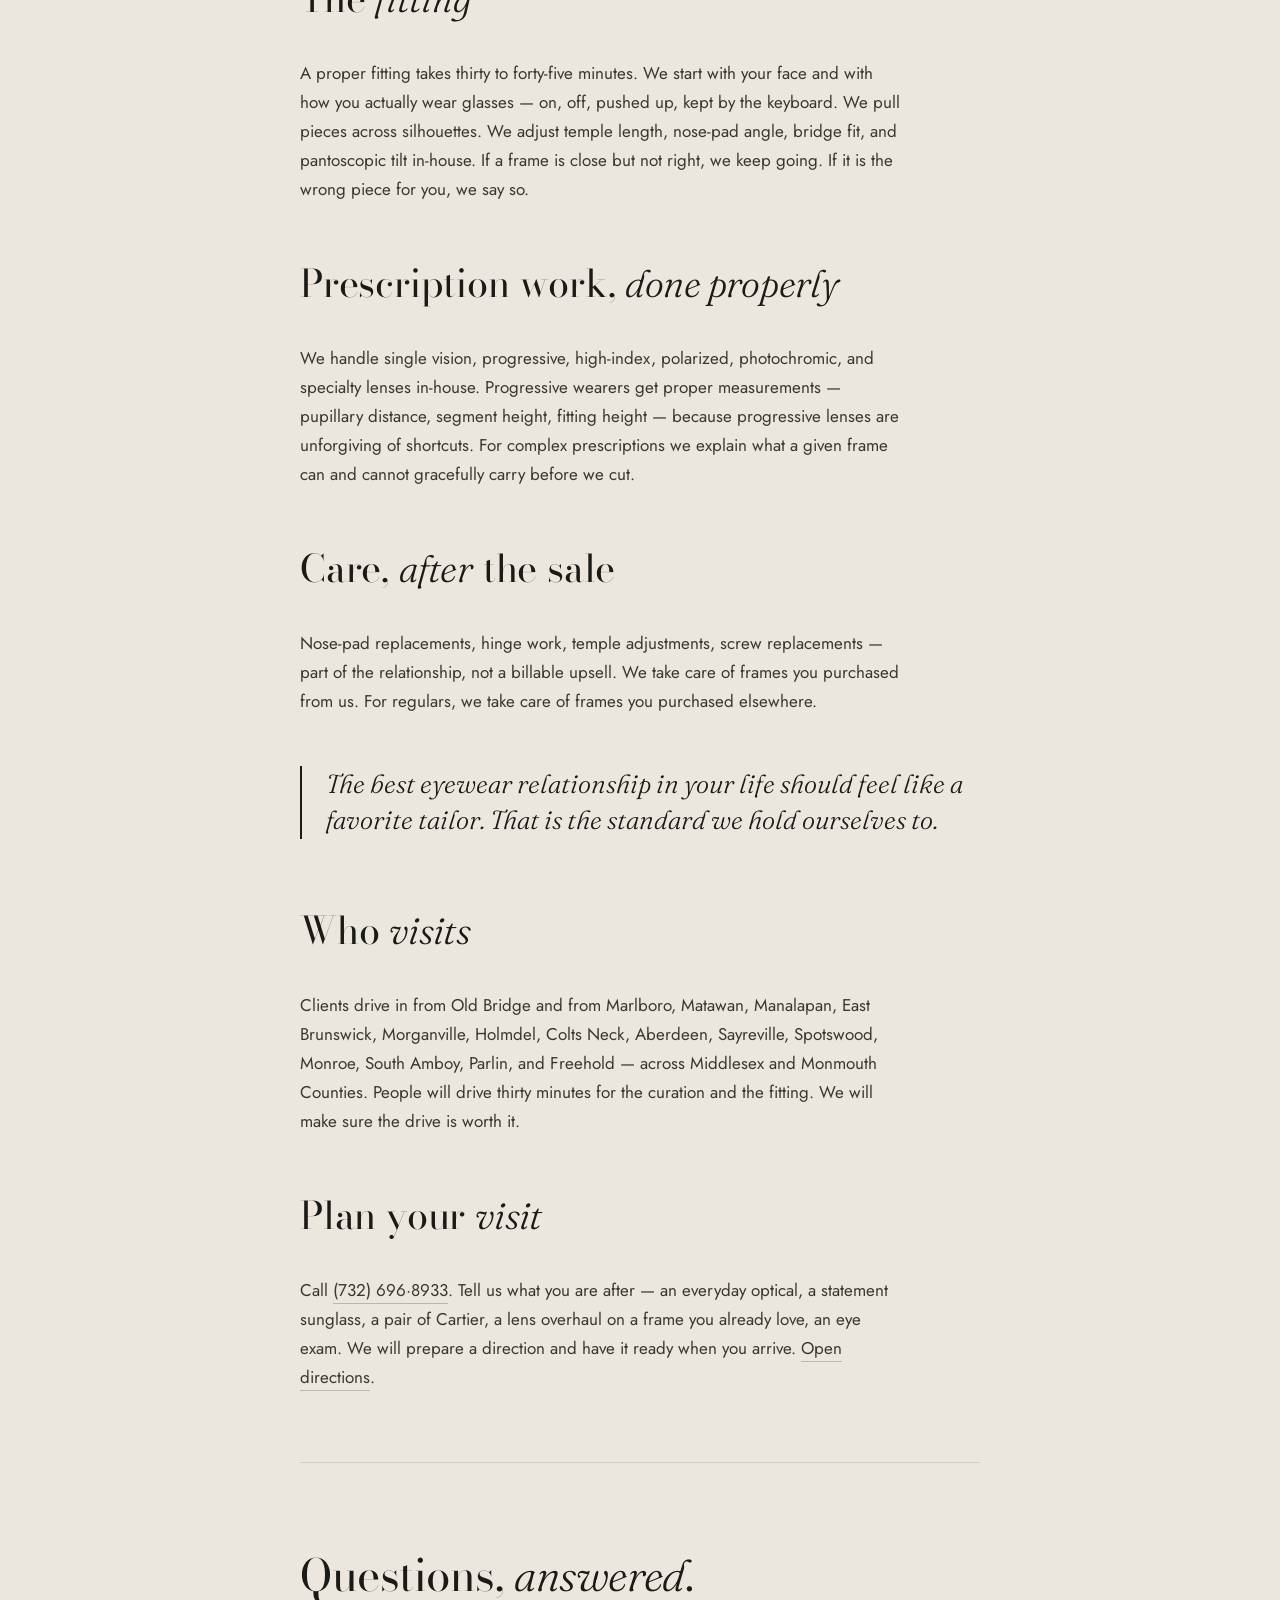
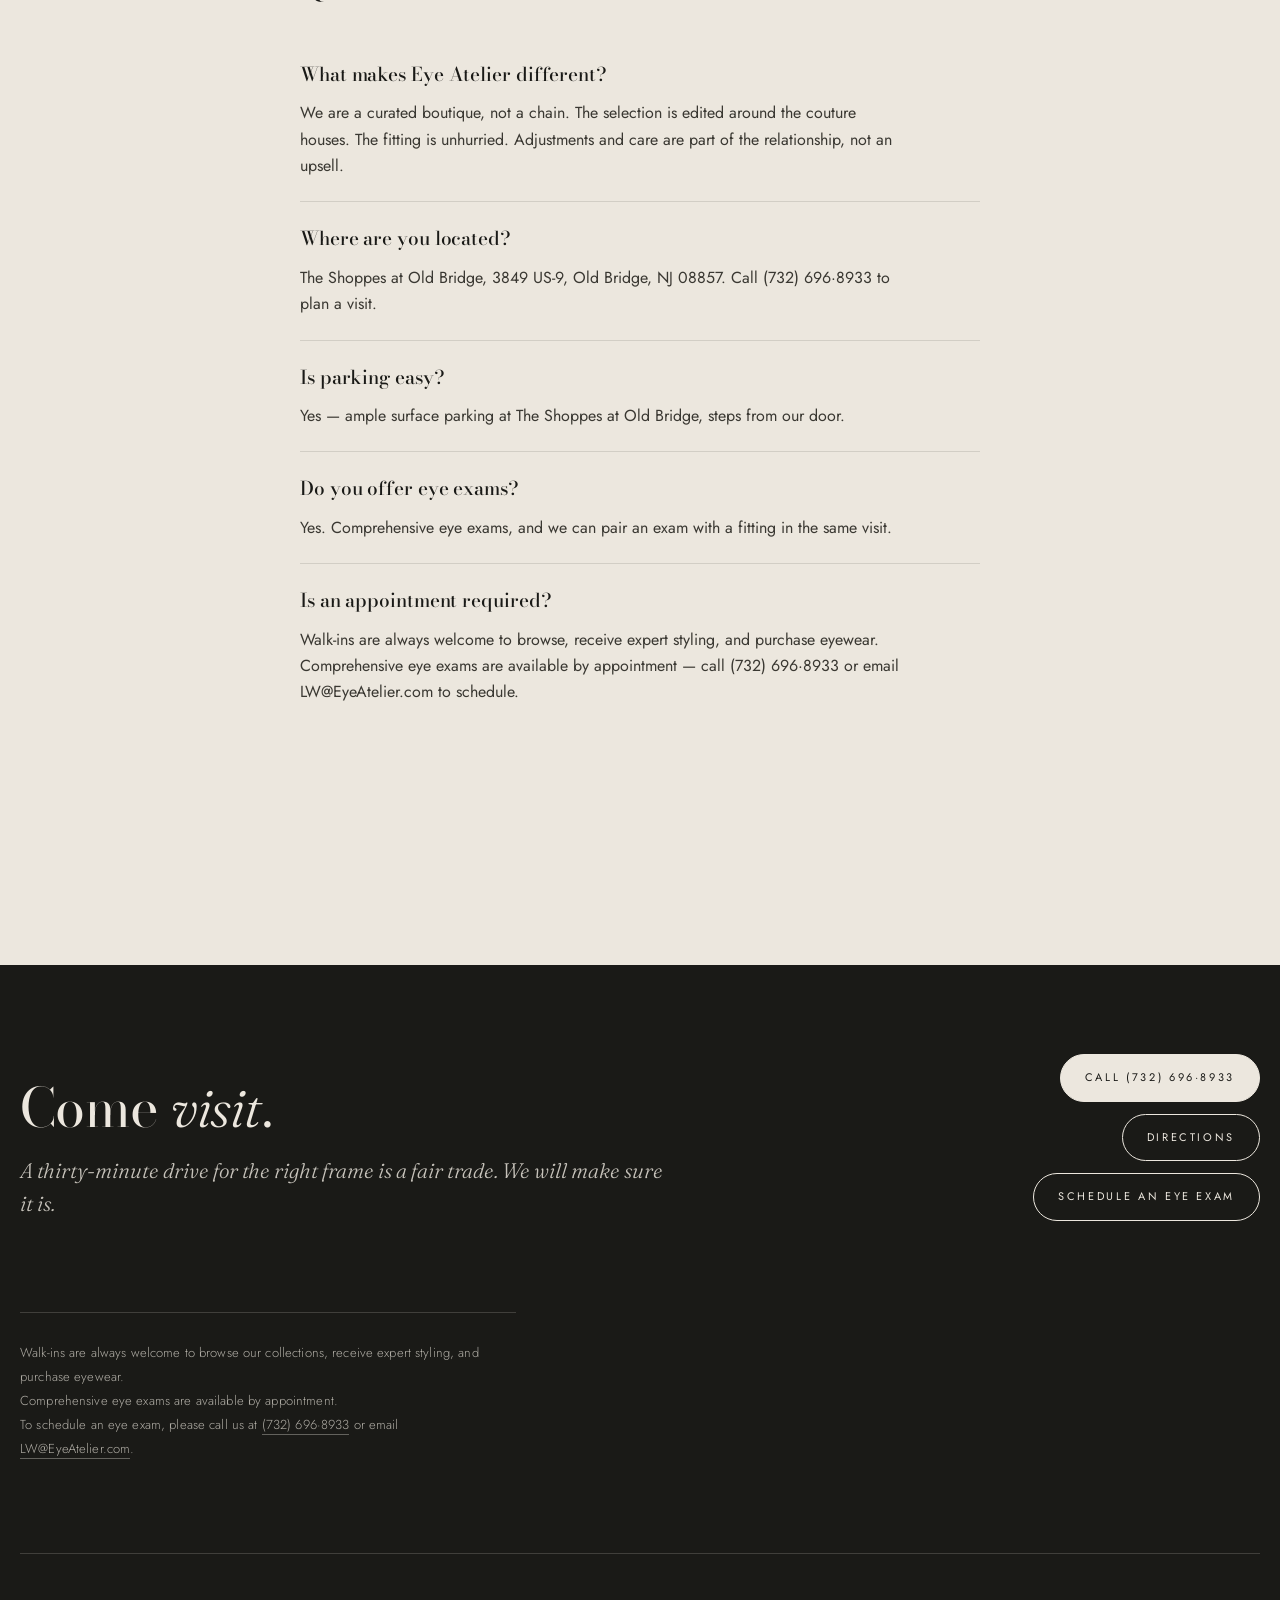
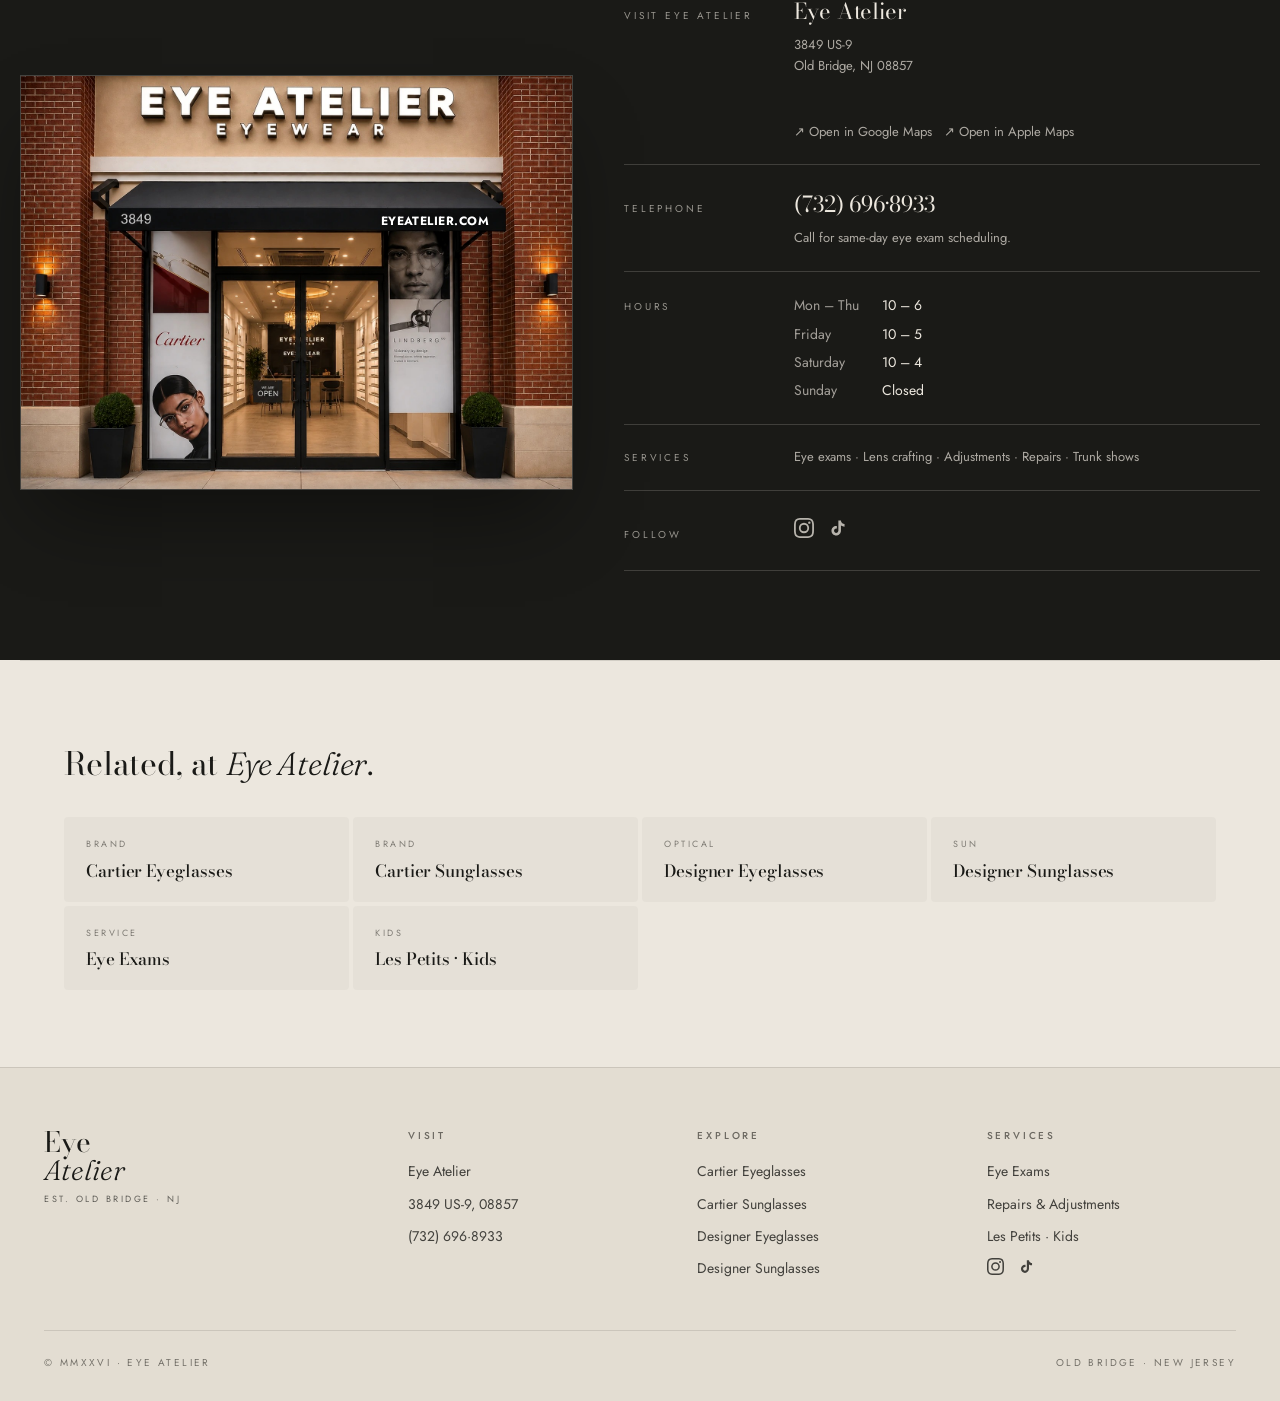
<file: luxury-optical-boutique-old-bridge-nj.html>
<!doctype html>
<html lang="en">
<head>
  <!-- Google tag (gtag.js) -->
  <script async src="https://www.googletagmanager.com/gtm.js?id=GTM-K2VDJRJS"></script>
  <script>
    window.dataLayer = window.dataLayer || [];
    function gtag(){dataLayer.push(arguments);}
    gtag('js', new Date());
  </script>
<meta charset="utf-8">
<meta name="viewport" content="width=device-width,initial-scale=1">
<title>Luxury Optical Boutique in Old Bridge, NJ | Eye Atelier</title>
<meta name="description" content="Eye Atelier is a luxury optical boutique in Old Bridge, NJ. Curated designer eyewear, personalized fitting, and considered service in Middlesex County. (732) 696-8933.">
<link rel="canonical" href="https://www.eyeatelier.com/luxury-optical-boutique-old-bridge-nj">

<meta property="og:type" content="article">
<meta property="og:site_name" content="Eye Atelier">
<meta property="og:title" content="Luxury Optical Boutique in Old Bridge, NJ | Eye Atelier">
<meta property="og:description" content="Eye Atelier is a luxury optical boutique in Old Bridge, NJ — curated designer eyewear, personalized fitting, considered service.">
<meta property="og:url" content="https://www.eyeatelier.com/luxury-optical-boutique-old-bridge-nj">
<meta property="og:image" content="https://www.eyeatelier.com/store-counter.jpeg">
<meta name="twitter:card" content="summary_large_image">
<meta name="twitter:title" content="Luxury Optical Boutique in Old Bridge, NJ | Eye Atelier">
<meta name="twitter:description" content="Eye Atelier is a luxury optical boutique in Old Bridge, NJ.">
<meta name="twitter:image" content="https://www.eyeatelier.com/store-counter.jpeg">
<meta name="theme-color" content="#1a1a17">

<link rel="preconnect" href="https://fonts.googleapis.com">
<link rel="preconnect" href="https://fonts.gstatic.com" crossorigin>
<link href="https://fonts.googleapis.com/css2?family=Bodoni+Moda:ital,opsz,wght@0,6..96,400;0,6..96,500;0,6..96,700;1,6..96,400&family=Jost:wght@300;400;500;600&family=Fraunces:ital,opsz,wght@0,9..144,300;0,9..144,400;1,9..144,300&display=swap" rel="stylesheet">
<link rel="stylesheet" href="/landing.css">

<script type="application/ld+json">
{
  "@context": "https://schema.org",
  "@type": "BreadcrumbList",
  "itemListElement": [
    { "@type": "ListItem", "position": 1, "name": "Home", "item": "https://www.eyeatelier.com/" },
    { "@type": "ListItem", "position": 2, "name": "Luxury Optical Boutique in Old Bridge, NJ", "item": "https://www.eyeatelier.com/luxury-optical-boutique-old-bridge-nj" }
  ]
}
</script>

<script type="application/ld+json">
{
  "@context": "https://schema.org",
  "@type": "FAQPage",
  "mainEntity": [
    { "@type": "Question", "name": "What makes Eye Atelier different from other optical stores?", "acceptedAnswer": { "@type": "Answer", "text": "Eye Atelier is a curated boutique, not a chain. The selection is edited around the couture houses. The fitting is unhurried. Adjustments and care are part of the relationship, not an upsell." } },
    { "@type": "Question", "name": "Where is Eye Atelier located?", "acceptedAnswer": { "@type": "Answer", "text": "The Shoppes at Old Bridge, 3849 US-9, Old Bridge, NJ 08857. Call (732) 696-8933 to plan a visit." } },
    { "@type": "Question", "name": "Is parking easy?", "acceptedAnswer": { "@type": "Answer", "text": "Yes. The Shoppes at Old Bridge is a well-served retail center on US-9 with ample surface parking steps from the door." } },
    { "@type": "Question", "name": "Do you offer eye exams alongside the boutique?", "acceptedAnswer": { "@type": "Answer", "text": "Yes. We offer comprehensive eye exams and can pair an exam with a fitting in the same visit. Call (732) 696-8933 to schedule." } }
  ]
}
</script>
</head>
<body>

<header class="site-header">
  <nav class="site-nav" aria-label="Primary">
    <a href="/" class="wordmark"><span>Eye <em>Atelier</em></span><small>Old Bridge · NJ</small></a>
    <div class="nav-right">
      <span class="social-icons"><a href="https://www.instagram.com/eyeateliereyewear" target="_blank" rel="noopener noreferrer" aria-label="Eye Atelier on Instagram"><svg viewBox="0 0 24 24" fill="currentColor"><path d="M12 2.163c3.204 0 3.584.012 4.85.07 3.252.148 4.771 1.691 4.919 4.919.058 1.265.069 1.645.069 4.849 0 3.205-.012 3.584-.069 4.849-.149 3.225-1.664 4.771-4.919 4.919-1.266.058-1.644.07-4.85.07-3.204 0-3.584-.012-4.849-.07-3.26-.149-4.771-1.699-4.919-4.92-.058-1.265-.07-1.644-.07-4.849 0-3.204.013-3.583.07-4.849.149-3.227 1.664-4.771 4.919-4.919 1.266-.057 1.645-.069 4.849-.069zM12 0C8.741 0 8.332.014 7.052.072 2.695.272.273 2.69.073 7.052.014 8.332 0 8.741 0 12c0 3.259.014 3.668.072 4.948.2 4.358 2.618 6.78 6.98 6.98C8.332 23.986 8.741 24 12 24c3.259 0 3.668-.014 4.948-.072 4.354-.2 6.782-2.618 6.979-6.98.059-1.28.073-1.689.073-4.948 0-3.259-.014-3.667-.072-4.947-.196-4.354-2.617-6.78-6.979-6.98C15.668.014 15.259 0 12 0zm0 5.838a6.162 6.162 0 100 12.324 6.162 6.162 0 000-12.324zM12 16a4 4 0 110-8 4 4 0 010 8zm6.406-11.845a1.44 1.44 0 100 2.881 1.44 1.44 0 000-2.881z"/></svg></a><a href="https://www.tiktok.com/@eye.atelier.eyewe" target="_blank" rel="noopener noreferrer" aria-label="Eye Atelier on TikTok"><svg viewBox="0 0 24 24" fill="currentColor"><path d="M16.6 5.82s.51.5 0 0A4.278 4.278 0 0 1 15.54 3h-3.09v12.4a2.592 2.592 0 0 1-2.59 2.5c-1.42 0-2.6-1.16-2.6-2.6 0-1.72 1.66-3.01 3.37-2.48V9.66c-3.45-.46-6.47 2.22-6.47 5.64 0 3.33 2.76 5.7 5.69 5.7 3.14 0 5.69-2.55 5.69-5.7V9.01a7.35 7.35 0 0 0 4.3 1.38V7.3s-1.88.09-3.24-1.48z"/></svg></a></span>
      <a href="tel:+17326968933" class="nav-phone">(732) 696·8933</a>
      <a href="tel:+17326968933" class="nav-cta js-exam-cta">Schedule an Eye Exam</a>
    </div>
  </nav>
</header>

<nav class="breadcrumb" aria-label="Breadcrumb">
  <a href="/">Home</a><span class="sep">·</span>Luxury Optical Boutique
</nav>

<article class="landing">
  <header class="landing-header">
    <p class="eyebrow">The Boutique · Old Bridge, NJ</p>
    <h1>A luxury optical <em>boutique</em> in Old Bridge, NJ.</h1>
    <p class="lede">Eye Atelier is an edited, unhurried boutique for designer eyewear — built for clients who care how a frame is chosen, fitted, and cared for.</p>
  </header>

  <div class="landing-body">
    <p>Eye Atelier opened as an alternative to the mall. Our conviction is simple: the frame you wear is the most visible thing on your face, and it deserves the same thoughtfulness as the suit, the shoe, or the watch. We curate our optical and sun selection around the couture houses — Cartier, Dior, Gucci, Fendi, Balmain, Loewe, Dita, Oliver Peoples, Maui Jim, Chanel — and we fit them the way a boutique ought to.</p>

    <p>Our floor is quiet. The displays are edited. The people here know the collections by heart. If you have ever left an optical shop wondering whether you actually saw the frame or just the price tag, Eye Atelier is calibrated for the opposite experience.</p>

    <h2>The <em>boutique</em></h2>
    <p>Warm brass detail, white-oak displays, and a pace that rewards lingering. There are two mirrors, good light from multiple angles, and a counter at the back where lenses are cut and adjustments are made. It is a real workshop, not a stock room, and that is on purpose.</p>

    <h2>How we <em>curate</em></h2>
    <p>We do not stock what rotates off an assembly line. Our buyers look at new collections from the houses we trust, pull the pieces that are genuinely well-made, and pass on the rest. That means the selection changes, and that means a specific frame you saw online may or may not be on the floor today. Call ahead — we will tell you, and if we do not have it we will usually know who does.</p>

    <h2>The <em>fitting</em></h2>
    <p>A proper fitting takes thirty to forty-five minutes. We start with your face and with how you actually wear glasses — on, off, pushed up, kept by the keyboard. We pull pieces across silhouettes. We adjust temple length, nose-pad angle, bridge fit, and pantoscopic tilt in-house. If a frame is close but not right, we keep going. If it is the wrong piece for you, we say so.</p>

    <h2>Prescription work, <em>done properly</em></h2>
    <p>We handle single vision, progressive, high-index, polarized, photochromic, and specialty lenses in-house. Progressive wearers get proper measurements — pupillary distance, segment height, fitting height — because progressive lenses are unforgiving of shortcuts. For complex prescriptions we explain what a given frame can and cannot gracefully carry before we cut.</p>

    <h2>Care, <em>after</em> the sale</h2>
    <p>Nose-pad replacements, hinge work, temple adjustments, screw replacements — part of the relationship, not a billable upsell. We take care of frames you purchased from us. For regulars, we take care of frames you purchased elsewhere.</p>

    <blockquote class="pullquote">The best eyewear relationship in your life should feel like a favorite tailor. That is the standard we hold ourselves to.</blockquote>

    <h2>Who <em>visits</em></h2>
    <p>Clients drive in from Old Bridge and from Marlboro, Matawan, Manalapan, East Brunswick, Morganville, Holmdel, Colts Neck, Aberdeen, Sayreville, Spotswood, Monroe, South Amboy, Parlin, and Freehold — across Middlesex and Monmouth Counties. People will drive thirty minutes for the curation and the fitting. We will make sure the drive is worth it.</p>

    <h2>Plan your <em>visit</em></h2>
    <p>Call <a href="tel:+17326968933">(732) 696·8933</a>. Tell us what you are after — an everyday optical, a statement sunglass, a pair of Cartier, a lens overhaul on a frame you already love, an eye exam. We will prepare a direction and have it ready when you arrive. <a href="https://share.google/XbxeWpjPBPiB6ob5s" target="_blank" rel="noopener">Open directions</a>.</p>
  </div>

  <section class="faq" id="faq" aria-labelledby="faq-heading">
    <h2 id="faq-heading">Questions, <em>answered</em>.</h2>
    <div class="faq-item">
      <h3>What makes Eye Atelier different?</h3>
      <p>We are a curated boutique, not a chain. The selection is edited around the couture houses. The fitting is unhurried. Adjustments and care are part of the relationship, not an upsell.</p>
    </div>
    <div class="faq-item">
      <h3>Where are you located?</h3>
      <p>The Shoppes at Old Bridge, 3849 US-9, Old Bridge, NJ 08857. Call (732) 696·8933 to plan a visit.</p>
    </div>
    <div class="faq-item">
      <h3>Is parking easy?</h3>
      <p>Yes — ample surface parking at The Shoppes at Old Bridge, steps from our door.</p>
    </div>
    <div class="faq-item">
      <h3>Do you offer eye exams?</h3>
      <p>Yes. Comprehensive eye exams, and we can pair an exam with a fitting in the same visit.</p>
    </div>
    <div class="faq-item">
      <h3>Is an appointment required?</h3>
      <p>Walk-ins are always welcome to browse, receive expert styling, and purchase eyewear. Comprehensive eye exams are available by appointment — call (732) 696·8933 or email <a href="mailto:LW@EyeAtelier.com">LW@EyeAtelier.com</a> to schedule.</p>
    </div>
  </section>
</article>

<section class="cta-band" aria-labelledby="cta-heading">
  <div class="cta-inner">
    <div>
      <h2 id="cta-heading">Come <em>visit</em>.</h2>
      <p>A thirty-minute drive for the right frame is a fair trade. We will make sure it is.</p>
    </div>
    <div class="cta-actions">
      <a class="cta-btn primary" href="tel:+17326968933">Call (732) 696·8933</a>
      <a class="cta-btn" href="https://share.google/XbxeWpjPBPiB6ob5s" target="_blank" rel="noopener">Directions</a>
      <a class="cta-btn js-exam-cta" href="tel:+17326968933">Schedule an Eye Exam</a>
    </div>
    <p class="cta-note">Walk-ins are always welcome to browse our collections, receive expert styling, and purchase eyewear.<br>Comprehensive eye exams are available by appointment.<br>To schedule an eye exam, please call us at <a href="tel:+17326968933">(732) 696&middot;8933</a> or email <a href="mailto:LW@EyeAtelier.com">LW@EyeAtelier.com</a>.</p>
    <div class="visit-grid">
      <div class="visit-map">
        <img src="storefront-exterior.jpg" alt="The Eye Atelier storefront, 3849 US-9, Old Bridge, NJ">
        <span class="visit-map-url">eyeatelier.com</span>
      </div>
      <div class="visit-info">
        <div class="info-row">
          <div class="label">Visit Eye Atelier</div>
          <div class="val">Eye Atelier<br><small>3849 US-9<br>Old Bridge, NJ 08857</small><br><small style="margin-top:10px;"><a href="https://www.google.com/maps/search/?api=1&query=Eye+Atelier+Eyewear%2C+3849+US-9%2C+Old+Bridge%2C+NJ+08857" target="_blank" rel="noopener">&#8599; Open in Google Maps</a>&nbsp;&nbsp;&nbsp;<a href="https://maps.apple.com/?q=Eye+Atelier+Eyewear&address=3849+US-9%2C+Old+Bridge%2C+NJ+08857" target="_blank" rel="noopener">&#8599; Open in Apple Maps</a></small></div>
        </div>
        <div class="info-row">
          <div class="label">Telephone</div>
          <div class="val"><a href="tel:+17326968933">(732) 696&middot;8933</a><br><small>Call for same-day eye exam scheduling.</small></div>
        </div>
        <div class="info-row">
          <div class="label">Hours</div>
          <div class="val" style="font-size:15px;">
            <div class="visit-hours">
              <span class="day">Mon &ndash; Thu</span><span>10 &ndash; 6</span>
              <span class="day">Friday</span><span>10 &ndash; 5</span>
              <span class="day">Saturday</span><span>10 &ndash; 4</span>
              <span class="day">Sunday</span><span>Closed</span>
            </div>
          </div>
        </div>
        <div class="info-row">
          <div class="label">Services</div>
          <div class="val" style="font-size:15px;">
            <small style="margin-top:0;">Eye exams &middot; Lens crafting &middot; Adjustments &middot; Repairs &middot; Trunk shows</small>
          </div>
        </div>
        <div class="info-row">
          <div class="label">Follow</div>
          <div class="val">
            <span class="social-icons">
              <a href="https://www.instagram.com/eyeateliereyewear" target="_blank" rel="noopener noreferrer" aria-label="Eye Atelier on Instagram"><svg viewBox="0 0 24 24" fill="currentColor"><path d="M12 2.163c3.204 0 3.584.012 4.85.07 3.252.148 4.771 1.691 4.919 4.919.058 1.265.069 1.645.069 4.849 0 3.205-.012 3.584-.069 4.849-.149 3.225-1.664 4.771-4.919 4.919-1.266.058-1.644.07-4.85.07-3.204 0-3.584-.012-4.849-.07-3.26-.149-4.771-1.699-4.919-4.92-.058-1.265-.07-1.644-.07-4.849 0-3.204.013-3.583.07-4.849.149-3.227 1.664-4.771 4.919-4.919 1.266-.057 1.645-.069 4.849-.069zM12 0C8.741 0 8.332.014 7.052.072 2.695.272.273 2.69.073 7.052.014 8.332 0 8.741 0 12c0 3.259.014 3.668.072 4.948.2 4.358 2.618 6.78 6.98 6.98C8.332 23.986 8.741 24 12 24c3.259 0 3.668-.014 4.948-.072 4.354-.2 6.782-2.618 6.979-6.98.059-1.28.073-1.689.073-4.948 0-3.259-.014-3.667-.072-4.947-.196-4.354-2.617-6.78-6.979-6.98C15.668.014 15.259 0 12 0zm0 5.838a6.162 6.162 0 100 12.324 6.162 6.162 0 000-12.324zM12 16a4 4 0 110-8 4 4 0 010 8zm6.406-11.845a1.44 1.44 0 100 2.881 1.44 1.44 0 000-2.881z"/></svg></a>
              <a href="https://www.tiktok.com/@eye.atelier.eyewe" target="_blank" rel="noopener noreferrer" aria-label="Eye Atelier on TikTok"><svg viewBox="0 0 24 24" fill="currentColor"><path d="M16.6 5.82s.51.5 0 0A4.278 4.278 0 0 1 15.54 3h-3.09v12.4a2.592 2.592 0 0 1-2.59 2.5c-1.42 0-2.6-1.16-2.6-2.6 0-1.72 1.66-3.01 3.37-2.48V9.66c-3.45-.46-6.47 2.22-6.47 5.64 0 3.33 2.76 5.7 5.69 5.7 3.14 0 5.69-2.55 5.69-5.7V9.01a7.35 7.35 0 0 0 4.3 1.38V7.3s-1.88.09-3.24-1.48z"/></svg></a>
            </span>
          </div>
        </div>
      </div>
    </div>
  </div>
</section>

<nav class="related" aria-labelledby="related-heading">
  <h2 id="related-heading">Related, at <em>Eye Atelier</em>.</h2>
  <div class="related-grid">
    <a href="/cartier-eyeglasses-old-bridge-nj" class="related-card"><div class="tag">Brand</div><h3>Cartier Eyeglasses</h3></a>
    <a href="/cartier-sunglasses-old-bridge-nj" class="related-card"><div class="tag">Brand</div><h3>Cartier Sunglasses</h3></a>
    <a href="/designer-eyeglasses-old-bridge-nj" class="related-card"><div class="tag">Optical</div><h3>Designer Eyeglasses</h3></a>
    <a href="/designer-sunglasses-old-bridge-nj" class="related-card"><div class="tag">Sun</div><h3>Designer Sunglasses</h3></a>
    <a href="/eye-exams-old-bridge-nj" class="related-card"><div class="tag">Service</div><h3>Eye Exams</h3></a>
    <a href="/kids-glasses-old-bridge-nj" class="related-card"><div class="tag">Kids</div><h3>Les Petits · Kids</h3></a>
  </div>
</nav>

<footer class="site-footer">
  <div class="foot-inner">
    <div><div class="foot-mark">Eye <em>Atelier</em><small>Est. Old Bridge · NJ</small></div></div>
    <div class="foot-col">
      <h5>Visit</h5>
      <a href="https://www.google.com/maps/search/?api=1&query=Eye+Atelier+Eyewear%2C+3849+US-9%2C+Old+Bridge%2C+NJ+08857" target="_blank" rel="noopener">Eye Atelier</a>
      <a href="https://www.google.com/maps/search/?api=1&query=Eye+Atelier+Eyewear%2C+3849+US-9%2C+Old+Bridge%2C+NJ+08857" target="_blank" rel="noopener">3849 US-9, 08857</a>
      <a href="tel:+17326968933">(732) 696·8933</a>
    </div>
    <div class="foot-col">
      <h5>Explore</h5>
      <a href="/cartier-eyeglasses-old-bridge-nj">Cartier Eyeglasses</a>
      <a href="/cartier-sunglasses-old-bridge-nj">Cartier Sunglasses</a>
      <a href="/designer-eyeglasses-old-bridge-nj">Designer Eyeglasses</a>
      <a href="/designer-sunglasses-old-bridge-nj">Designer Sunglasses</a>
    </div>
    <div class="foot-col">
      <h5>Services</h5>
      <a href="/eye-exams-old-bridge-nj">Eye Exams</a>
      <a href="/eyeglass-repairs-adjustments-old-bridge-nj">Repairs &amp; Adjustments</a>
      <a href="/kids-glasses-old-bridge-nj">Les Petits · Kids</a>
      <span class="social-icons"><a href="https://www.instagram.com/eyeateliereyewear" target="_blank" rel="noopener noreferrer" aria-label="Eye Atelier on Instagram"><svg viewBox="0 0 24 24" fill="currentColor"><path d="M12 2.163c3.204 0 3.584.012 4.85.07 3.252.148 4.771 1.691 4.919 4.919.058 1.265.069 1.645.069 4.849 0 3.205-.012 3.584-.069 4.849-.149 3.225-1.664 4.771-4.919 4.919-1.266.058-1.644.07-4.85.07-3.204 0-3.584-.012-4.849-.07-3.26-.149-4.771-1.699-4.919-4.92-.058-1.265-.07-1.644-.07-4.849 0-3.204.013-3.583.07-4.849.149-3.227 1.664-4.771 4.919-4.919 1.266-.057 1.645-.069 4.849-.069zM12 0C8.741 0 8.332.014 7.052.072 2.695.272.273 2.69.073 7.052.014 8.332 0 8.741 0 12c0 3.259.014 3.668.072 4.948.2 4.358 2.618 6.78 6.98 6.98C8.332 23.986 8.741 24 12 24c3.259 0 3.668-.014 4.948-.072 4.354-.2 6.782-2.618 6.979-6.98.059-1.28.073-1.689.073-4.948 0-3.259-.014-3.667-.072-4.947-.196-4.354-2.617-6.78-6.979-6.98C15.668.014 15.259 0 12 0zm0 5.838a6.162 6.162 0 100 12.324 6.162 6.162 0 000-12.324zM12 16a4 4 0 110-8 4 4 0 010 8zm6.406-11.845a1.44 1.44 0 100 2.881 1.44 1.44 0 000-2.881z"/></svg></a><a href="https://www.tiktok.com/@eye.atelier.eyewe" target="_blank" rel="noopener noreferrer" aria-label="Eye Atelier on TikTok"><svg viewBox="0 0 24 24" fill="currentColor"><path d="M16.6 5.82s.51.5 0 0A4.278 4.278 0 0 1 15.54 3h-3.09v12.4a2.592 2.592 0 0 1-2.59 2.5c-1.42 0-2.6-1.16-2.6-2.6 0-1.72 1.66-3.01 3.37-2.48V9.66c-3.45-.46-6.47 2.22-6.47 5.64 0 3.33 2.76 5.7 5.69 5.7 3.14 0 5.69-2.55 5.69-5.7V9.01a7.35 7.35 0 0 0 4.3 1.38V7.3s-1.88.09-3.24-1.48z"/></svg></a></span>
    </div>
  </div>
  <div class="foot-bottom">
    <span>© MMXXVI · Eye Atelier</span>
    <span>Old Bridge · New Jersey</span>
  </div>
</footer>

<div class="mobile-sticky" aria-hidden="true">
  <a href="tel:+17326968933" class="ms-call">Call</a>
  <a href="tel:+17326968933" class="ms-book js-exam-cta">Schedule an Eye Exam</a>
</div>

<div class="exam-modal-overlay" id="examModalOverlay" hidden>
  <div class="exam-modal" role="dialog" aria-modal="true" aria-labelledby="examModalTitle">
    <button type="button" class="exam-modal-close" id="examModalClose" aria-label="Close">&times;</button>
    <h2 id="examModalTitle">Schedule an Eye Exam</h2>
    <p class="exam-modal-text">Choose the easiest way to schedule your comprehensive eye exam with our optometrist.</p>
    <div class="exam-modal-actions">
      <a class="exam-modal-btn primary" href="tel:+17326968933">Call (732) 696&middot;8933</a>
      <a class="exam-modal-btn" href="mailto:LW@EyeAtelier.com">Email LW@EyeAtelier.com</a>
    </div>
    <p class="exam-modal-secondary">Prefer to use another device? Call <a href="tel:+17326968933">(732) 696&middot;8933</a> or email <a href="mailto:LW@EyeAtelier.com">LW@EyeAtelier.com</a>.</p>
    <p class="exam-modal-note">Walk-ins are always welcome for eyewear shopping, styling, adjustments, and repairs. Eye exam appointments are only needed to see our optometrist.</p>
  </div>
</div>
<script>
(function(){
  var overlay = document.getElementById('examModalOverlay');
  if (!overlay) return;
  var modal = overlay.querySelector('.exam-modal');
  var closeBtn = document.getElementById('examModalClose');
  var lastFocused = null;

  function openModal(e){
    if (e) e.preventDefault();
    lastFocused = document.activeElement;
    overlay.hidden = false;
    document.body.style.overflow = 'hidden';
    closeBtn.focus();
  }
  function closeModal(){
    overlay.hidden = true;
    document.body.style.overflow = '';
    if (lastFocused && lastFocused.focus) lastFocused.focus();
  }
  document.querySelectorAll('.js-exam-cta').forEach(function(el){
    el.addEventListener('click', openModal);
  });
  closeBtn.addEventListener('click', closeModal);
  overlay.addEventListener('click', function(e){
    if (e.target === overlay) closeModal();
  });
  modal.addEventListener('click', function(e){
    e.stopPropagation();
  });
  document.addEventListener('keydown', function(e){
    if (e.key === 'Escape' && !overlay.hidden) closeModal();
  });
  modal.addEventListener('keydown', function(e){
    if (e.key !== 'Tab') return;
    var focusable = modal.querySelectorAll('a[href], button');
    if (!focusable.length) return;
    var first = focusable[0], last = focusable[focusable.length - 1];
    if (e.shiftKey && document.activeElement === first) { e.preventDefault(); last.focus(); }
    else if (!e.shiftKey && document.activeElement === last) { e.preventDefault(); first.focus(); }
  });
})();
</script>

</body>
</html>
</file>
<file: landing.css>
:root {
  --bg: #ece7de;
  --bg-deep: #e3ddd2;
  --ink: #1a1a17;
  --ink-soft: #3a3832;
  --forest: #1f2a24;
  --accent: #8a3a2a;
  --rule: rgba(26,26,23,0.12);
  --rule-strong: rgba(26,26,23,0.24);
  --maxw: 1240px;
  --pad: clamp(18px, 4vw, 44px);
}

* { box-sizing: border-box; margin: 0; padding: 0; }
html { scroll-behavior: smooth; }
body {
  font-family: 'Jost', system-ui, sans-serif;
  background: var(--bg);
  color: var(--ink);
  -webkit-font-smoothing: antialiased;
  text-rendering: optimizeLegibility;
  line-height: 1.6;
}
a { color: inherit; text-decoration: none; }

/* NAV */
.site-header {
  position: sticky; top: 0; z-index: 50;
  background: color-mix(in srgb, var(--bg) 92%, transparent);
  backdrop-filter: blur(14px);
  border-bottom: 1px solid var(--rule);
}
.site-nav {
  max-width: var(--maxw); margin: 0 auto;
  padding: 14px var(--pad);
  display: flex; align-items: center; justify-content: space-between; gap: 20px;
}
.wordmark {
  font-family: 'Bodoni Moda', serif;
  font-size: 22px; line-height: 1;
  display: flex; flex-direction: column; align-items: center;
}
.wordmark em { font-family: 'Fraunces', serif; font-style: italic; font-weight: 300; }
.wordmark small {
  font-family: 'Jost', sans-serif;
  font-size: 9px; letter-spacing: 0.28em;
  text-transform: uppercase;
  margin-top: 4px; opacity: 0.65;
}
.nav-right {
  display: flex; gap: 18px; align-items: center;
  font-size: 11px; letter-spacing: 0.22em; text-transform: uppercase;
}
.nav-phone {
  font-family: 'Bodoni Moda', serif; font-style: italic;
  font-size: 15px; letter-spacing: 0.02em; text-transform: none;
  opacity: 0.85;
}
.nav-cta {
  padding: 10px 18px; border: 1px solid var(--ink); border-radius: 999px;
  transition: all 0.2s;
}
.nav-cta:hover { background: var(--ink); color: var(--bg); }

/* SOCIAL ICONS */
.social-icons { display: inline-flex; align-items: center; gap: 14px; }
.social-icons a { display: inline-flex; opacity: 0.75; transition: opacity 0.2s; }
.social-icons a:hover { opacity: 1; }
.social-icons svg { width: 17px; height: 17px; display: block; }
.foot-col .social-icons { margin-bottom: 10px; }
.foot-col .social-icons a { opacity: 0.8; margin-bottom: 0; }
.foot-col .social-icons a:hover { opacity: 1; }

/* BREADCRUMB */
.breadcrumb {
  max-width: var(--maxw); margin: 0 auto;
  padding: 28px var(--pad) 0;
  font-size: 11px; letter-spacing: 0.22em; text-transform: uppercase;
  color: var(--ink-soft);
}
.breadcrumb a { opacity: 0.7; transition: opacity 0.2s; }
.breadcrumb a:hover { opacity: 1; }
.breadcrumb .sep { margin: 0 8px; opacity: 0.4; }

/* LANDING HEADER */
.landing {
  max-width: var(--maxw); margin: 0 auto;
  padding: clamp(30px, 5vw, 60px) var(--pad) clamp(60px, 8vw, 100px);
}
.landing-header { padding: clamp(30px, 6vw, 70px) 0 clamp(40px, 6vw, 80px); border-bottom: 1px solid var(--rule); }
.eyebrow {
  font-size: 11px; letter-spacing: 0.28em; text-transform: uppercase;
  color: var(--ink-soft); opacity: 0.75;
  margin-bottom: 18px;
}
.landing-header h1 {
  font-family: 'Bodoni Moda', serif;
  font-weight: 400;
  font-size: clamp(38px, 6.2vw, 76px);
  line-height: 1.04;
  letter-spacing: -0.015em;
  max-width: 22ch;
  margin-bottom: 24px;
}
.landing-header h1 em { font-family: 'Fraunces', serif; font-style: italic; font-weight: 300; }
.lede {
  font-family: 'Fraunces', serif;
  font-style: italic; font-weight: 300;
  font-size: clamp(18px, 2vw, 24px);
  line-height: 1.45;
  max-width: 56ch;
  color: var(--ink-soft);
}

/* BODY */
.landing-body {
  display: grid;
  grid-template-columns: minmax(0, 1fr);
  gap: clamp(24px, 3vw, 40px);
  padding: clamp(40px, 6vw, 70px) 0;
  max-width: 68ch;
  margin: 0 auto;
}
.landing-body h2 {
  font-family: 'Bodoni Moda', serif;
  font-weight: 400;
  font-size: clamp(26px, 3.2vw, 38px);
  line-height: 1.15;
  letter-spacing: -0.005em;
  margin-top: 20px;
  max-width: 26ch;
}
.landing-body h2 em { font-family: 'Fraunces', serif; font-style: italic; font-weight: 300; }
.landing-body h3 {
  font-family: 'Bodoni Moda', serif;
  font-weight: 500;
  font-size: clamp(20px, 2.2vw, 24px);
  margin-top: 16px;
  letter-spacing: -0.005em;
}
.landing-body p {
  font-size: 17px;
  line-height: 1.7;
  color: var(--ink-soft);
  max-width: 60ch;
}
.landing-body p strong { color: var(--ink); font-weight: 500; }
.landing-body ul {
  list-style: none;
  padding: 0;
  margin: 0;
}
.landing-body li {
  position: relative;
  padding-left: 22px;
  font-size: 16px;
  line-height: 1.65;
  color: var(--ink-soft);
  margin-bottom: 10px;
  max-width: 60ch;
}
.landing-body li::before {
  content: '';
  position: absolute; left: 0; top: 12px;
  width: 10px; height: 1px;
  background: var(--ink);
  opacity: 0.4;
}
.landing-body a {
  border-bottom: 1px solid var(--rule-strong);
  padding-bottom: 1px;
  transition: border-color 0.2s, color 0.2s;
}
.landing-body a:hover { color: var(--accent); border-color: var(--accent); }

/* INLINE FIGURES */
.landing-figure {
  margin: clamp(28px, 4vw, 44px) 0;
  max-width: 100%;
}
.landing-figure img {
  display: block;
  width: 100%;
  height: auto;
  border-radius: 4px;
  background: #f4ede3;
}
.landing-figure figcaption {
  margin-top: 12px;
  font-family: 'Jost', sans-serif;
  font-size: 11px;
  letter-spacing: 0.22em;
  text-transform: uppercase;
  color: var(--ink-soft);
  opacity: 0.7;
}

/* PULL QUOTE */
.pullquote {
  border-left: 2px solid var(--ink);
  padding-left: 24px;
  margin: 12px 0;
  font-family: 'Fraunces', serif;
  font-style: italic; font-weight: 300;
  font-size: clamp(20px, 2.4vw, 26px);
  line-height: 1.4;
  color: var(--ink);
  max-width: 48ch;
}

/* FAQ */
.faq {
  max-width: 68ch; margin: 0 auto;
  padding: clamp(40px, 6vw, 80px) 0 clamp(30px, 5vw, 60px);
  border-top: 1px solid var(--rule);
}
.faq h2 {
  font-family: 'Bodoni Moda', serif;
  font-weight: 400;
  font-size: clamp(30px, 3.8vw, 44px);
  margin-bottom: 28px;
  letter-spacing: -0.01em;
}
.faq h2 em { font-family: 'Fraunces', serif; font-style: italic; font-weight: 300; }
.faq-item {
  padding: 22px 0;
  border-bottom: 1px solid var(--rule);
}
.faq-item:last-child { border-bottom: 0; }
.faq-item h3 {
  font-family: 'Bodoni Moda', serif;
  font-weight: 500;
  font-size: 19px;
  margin-bottom: 10px;
  color: var(--ink);
  letter-spacing: -0.005em;
}
.faq-item p {
  font-size: 16px; line-height: 1.65;
  color: var(--ink-soft);
  max-width: 60ch;
}

/* CTA */
.cta-band {
  background: var(--ink);
  color: var(--bg);
  margin: clamp(40px, 6vw, 80px) calc(-1 * var(--pad)) 0;
  padding: clamp(48px, 7vw, 90px) var(--pad);
}
.cta-inner {
  max-width: var(--maxw); margin: 0 auto;
  display: grid;
  grid-template-columns: 1fr auto;
  gap: clamp(24px, 4vw, 60px);
  align-items: end;
}
.cta-band h2 {
  font-family: 'Bodoni Moda', serif;
  font-weight: 400;
  font-size: clamp(32px, 4.4vw, 54px);
  line-height: 1.08; letter-spacing: -0.01em;
  margin-bottom: 16px;
}
.cta-band h2 em { font-family: 'Fraunces', serif; font-style: italic; font-weight: 300; }
.cta-band p {
  font-family: 'Fraunces', serif; font-style: italic; font-weight: 300;
  font-size: clamp(17px, 1.8vw, 21px);
  opacity: 0.82;
  max-width: 50ch;
}
.cta-actions {
  display: flex; flex-direction: column; gap: 12px;
  align-items: flex-end; justify-self: end;
}
.cta-btn {
  display: inline-flex; align-items: center; gap: 10px;
  padding: 14px 24px;
  border: 1px solid var(--bg);
  border-radius: 999px;
  font-size: 11px; letter-spacing: 0.24em; text-transform: uppercase;
  transition: all 0.2s;
  white-space: nowrap;
}
.cta-btn:hover { background: var(--bg); color: var(--ink); }
.cta-btn.primary { background: var(--bg); color: var(--ink); }
.cta-btn.primary:hover { background: transparent; color: var(--bg); }
.cta-band p.cta-note {
  grid-column: 1 / -1;
  margin-top: clamp(28px, 4vw, 40px);
  padding-top: clamp(20px, 3vw, 28px);
  border-top: 1px solid rgba(236,231,222,0.18);
  font-family: 'Jost', sans-serif;
  font-style: normal;
  font-size: 13px;
  line-height: 1.85;
  letter-spacing: 0.01em;
  opacity: 1;
  color: rgba(236,231,222,0.72);
  max-width: 62ch;
}
.cta-note a { color: inherit; border-bottom: 1px solid rgba(236,231,222,0.35); }
.cta-note a:hover { color: var(--bg); }

/* PAY A VISIT (parity block, matches homepage Visit section) */
.visit-grid {
  grid-column: 1 / -1;
  margin-top: clamp(28px, 4vw, 40px);
  padding-top: clamp(28px, 4vw, 40px);
  border-top: 1px solid rgba(236,231,222,0.18);
  display: grid;
  grid-template-columns: 1fr 1.15fr;
  gap: clamp(24px, 4vw, 60px);
  align-items: stretch;
}
.visit-map { aspect-ratio: 4/3; position: relative; overflow: hidden; border: 1px solid rgba(236,231,222,0.2); box-shadow: 0 40px 80px -20px rgba(0,0,0,0.45); align-self: center; }
.visit-map img { width: 100%; height: 100%; object-fit: cover; filter: contrast(1.02); }
.visit-map-url { position: absolute; top: 33%; right: 15%; font-family: 'Jost', sans-serif; font-weight: 700; font-size: 12px; letter-spacing: 0.04em; text-transform: uppercase; color: #fff; text-shadow: 0 1px 4px rgba(0,0,0,0.5); white-space: nowrap; }
.visit-info { display: flex; flex-direction: column; gap: 0; }
.visit-info .info-row { padding: 22px 0; border-top: 1px solid rgba(236,231,222,0.18); display: grid; grid-template-columns: 150px 1fr; gap: 20px; align-items: baseline; }
.visit-info .info-row:first-child { border-top: none; padding-top: 0; }
.visit-info .info-row:last-of-type { border-bottom: 1px solid rgba(236,231,222,0.18); }
.visit-info .info-row .label { font-size: 10px; letter-spacing: 0.28em; text-transform: uppercase; color: rgba(236,231,222,0.6); }
.visit-info .info-row .val { font-family: 'Bodoni Moda', serif; font-weight: 400; font-size: 22px; letter-spacing: -0.005em; }
.visit-info .info-row .val a { color: inherit; text-decoration: none; }
.visit-info .info-row .val small { display: block; font-family: 'Jost', sans-serif; font-size: 13px; letter-spacing: 0; text-transform: none; color: rgba(236,231,222,0.7); margin-top: 6px; line-height: 1.6; }
.visit-info .social-icons svg { width: 20px; height: 20px; }
.visit-hours { display: grid; grid-template-columns: auto 1fr; gap: 6px 24px; font-family: 'Jost', sans-serif; font-size: 14px; }
.visit-hours .day { color: rgba(236,231,222,0.65); }
@media (max-width: 960px) {
  .visit-grid { grid-template-columns: 1fr; gap: 24px; }
  .visit-map { aspect-ratio: 5/4; order: 2; }
  .visit-info .info-row { grid-template-columns: 1fr; gap: 4px; padding: 16px 0; }
  .visit-info .info-row .label { font-size: 9px; }
  .visit-info .info-row .val { font-size: 18px; }
}

/* RELATED */
.related {
  max-width: var(--maxw); margin: 0 auto;
  padding: clamp(40px, 6vw, 80px) var(--pad);
  border-top: 1px solid var(--rule);
}
.related h2 {
  font-family: 'Bodoni Moda', serif;
  font-weight: 400;
  font-size: clamp(24px, 3vw, 32px);
  margin-bottom: 28px;
  letter-spacing: -0.005em;
}
.related h2 em { font-family: 'Fraunces', serif; font-style: italic; font-weight: 300; }
.related-grid {
  display: grid;
  grid-template-columns: repeat(auto-fill, minmax(240px, 1fr));
  gap: 4px;
}
.related-card {
  padding: 20px 22px;
  background: rgba(26,26,23,0.03);
  border-radius: 4px;
  transition: background 0.2s;
  display: block;
  border-bottom: 0 !important;
}
.related-card:hover { background: rgba(26,26,23,0.07); color: inherit !important; }
.related-card .tag {
  font-size: 9px; letter-spacing: 0.28em; text-transform: uppercase;
  color: var(--ink-soft); opacity: 0.6;
  margin-bottom: 8px;
}
.related-card h3 {
  font-family: 'Bodoni Moda', serif;
  font-weight: 500;
  font-size: 17px;
  line-height: 1.3;
  color: var(--ink);
  letter-spacing: -0.005em;
}

/* FOOTER */
.site-footer {
  background: var(--bg-deep);
  padding: 60px var(--pad) 30px;
  border-top: 1px solid var(--rule);
  margin-top: 0;
}
.foot-inner {
  max-width: var(--maxw); margin: 0 auto;
  display: grid;
  grid-template-columns: 1.3fr repeat(3, 1fr);
  gap: 40px;
  padding-bottom: 40px;
  border-bottom: 1px solid var(--rule);
}
.foot-mark {
  font-family: 'Bodoni Moda', serif;
  font-size: 28px; line-height: 1;
  display: flex; flex-direction: column;
}
.foot-mark em { font-family: 'Fraunces', serif; font-style: italic; font-weight: 300; }
.foot-mark small {
  font-family: 'Jost', sans-serif;
  font-size: 9px; letter-spacing: 0.28em;
  text-transform: uppercase;
  margin-top: 10px; opacity: 0.65;
}
.foot-col h5 {
  font-size: 10px; letter-spacing: 0.28em; text-transform: uppercase;
  color: var(--ink-soft); opacity: 0.7;
  margin-bottom: 16px;
  font-weight: 500;
}
.foot-col a {
  display: block;
  font-size: 14px;
  color: var(--ink);
  opacity: 0.8;
  margin-bottom: 10px;
  transition: opacity 0.2s;
}
.foot-col a:hover { opacity: 1; }
.foot-bottom {
  max-width: var(--maxw); margin: 0 auto;
  padding-top: 24px;
  display: flex; justify-content: space-between;
  font-size: 10px; letter-spacing: 0.24em; text-transform: uppercase;
  color: var(--ink-soft); opacity: 0.65;
}

/* MOBILE */
@media (max-width: 720px) {
  .site-nav { flex-wrap: wrap; gap: 10px; }
  .nav-right { gap: 10px; font-size: 10px; }
  .nav-phone { font-size: 13px; }
  .nav-cta { padding: 8px 14px; }
  .cta-inner { grid-template-columns: 1fr; }
  .cta-actions { align-items: stretch; }
  .cta-btn { justify-content: center; }
  .foot-inner { grid-template-columns: 1fr 1fr; gap: 24px; }
  .foot-bottom { flex-direction: column; gap: 8px; align-items: flex-start; }
  body { padding-bottom: 72px; }
}

/* MOBILE STICKY */
.mobile-sticky {
  display: none;
}
@media (max-width: 720px) {
  .mobile-sticky {
    display: grid;
    grid-template-columns: 1fr 1fr;
    position: fixed; bottom: 0; left: 0; right: 0; z-index: 100;
    background: var(--ink); color: var(--bg);
    border-top: 1px solid rgba(236,231,222,0.2);
  }
  .mobile-sticky a {
    padding: 16px;
    text-align: center;
    font-size: 11px;
    letter-spacing: 0.22em;
    text-transform: uppercase;
    color: var(--bg);
  }
  .ms-book { background: var(--accent); }
}

/* EYE EXAM MODAL (shared, site-wide) */
.exam-modal-overlay { position: fixed; inset: 0; z-index: 1200; background: rgba(26,26,23,0.72); display: flex; align-items: center; justify-content: center; padding: 24px; }
.exam-modal-overlay[hidden] { display: none; }
.exam-modal { position: relative; background: var(--bg); color: var(--ink); max-width: 440px; width: 100%; padding: 44px 36px 32px; border-radius: 4px; box-shadow: 0 40px 100px -20px rgba(0,0,0,0.5); text-align: left; }
.exam-modal-close { position: absolute; top: 16px; right: 16px; width: 36px; height: 36px; display: flex; align-items: center; justify-content: center; background: transparent; border: 1px solid rgba(26,26,23,0.2); border-radius: 50%; font-size: 20px; line-height: 1; color: var(--ink); cursor: pointer; transition: all .2s; padding: 0; }
.exam-modal-close:hover { background: var(--ink); color: var(--bg); border-color: var(--ink); }
.exam-modal h2 { font-family: 'Bodoni Moda', serif; font-weight: 400; font-size: clamp(26px, 3.4vw, 34px); letter-spacing: -0.01em; margin: 0 0 14px; }
.exam-modal-text { font-family: 'Fraunces', serif; font-style: italic; font-weight: 300; font-size: 16px; line-height: 1.6; opacity: 0.85; margin: 0 0 28px; }
.exam-modal-actions { display: flex; flex-direction: column; gap: 12px; margin-bottom: 26px; }
.exam-modal-btn { display: flex; align-items: center; justify-content: center; gap: 10px; padding: 15px 22px; border-radius: 999px; border: 1px solid var(--ink); font-family: 'Jost', sans-serif; font-size: 11px; letter-spacing: 0.24em; text-transform: uppercase; transition: all .2s; text-decoration: none; color: var(--ink); }
.exam-modal-btn.primary { background: var(--ink); color: var(--bg); }
.exam-modal-btn.primary:hover { background: transparent; color: var(--ink); }
.exam-modal-btn:not(.primary):hover { background: var(--ink); color: var(--bg); }
.exam-modal-note { font-family: 'Jost', sans-serif; font-size: 12.5px; line-height: 1.7; color: var(--ink); opacity: 0.65; margin: 0; padding-top: 20px; border-top: 1px solid rgba(26,26,23,0.14); }
.exam-modal-secondary { display: none; }
@media (min-width: 721px) {
  .exam-modal-secondary { display: block; margin: 0 0 22px; font-family: 'Jost', sans-serif; font-size: 12.5px; line-height: 1.65; color: var(--ink); opacity: 0.72; }
  .exam-modal-secondary a { color: inherit; text-decoration: underline; text-underline-offset: 2px; text-decoration-color: rgba(26,26,23,0.4); }
  .exam-modal-secondary a:hover { text-decoration-color: currentColor; }
}
@media (max-width: 480px) {
  .exam-modal { padding: 36px 24px 26px; }
}
</file>
